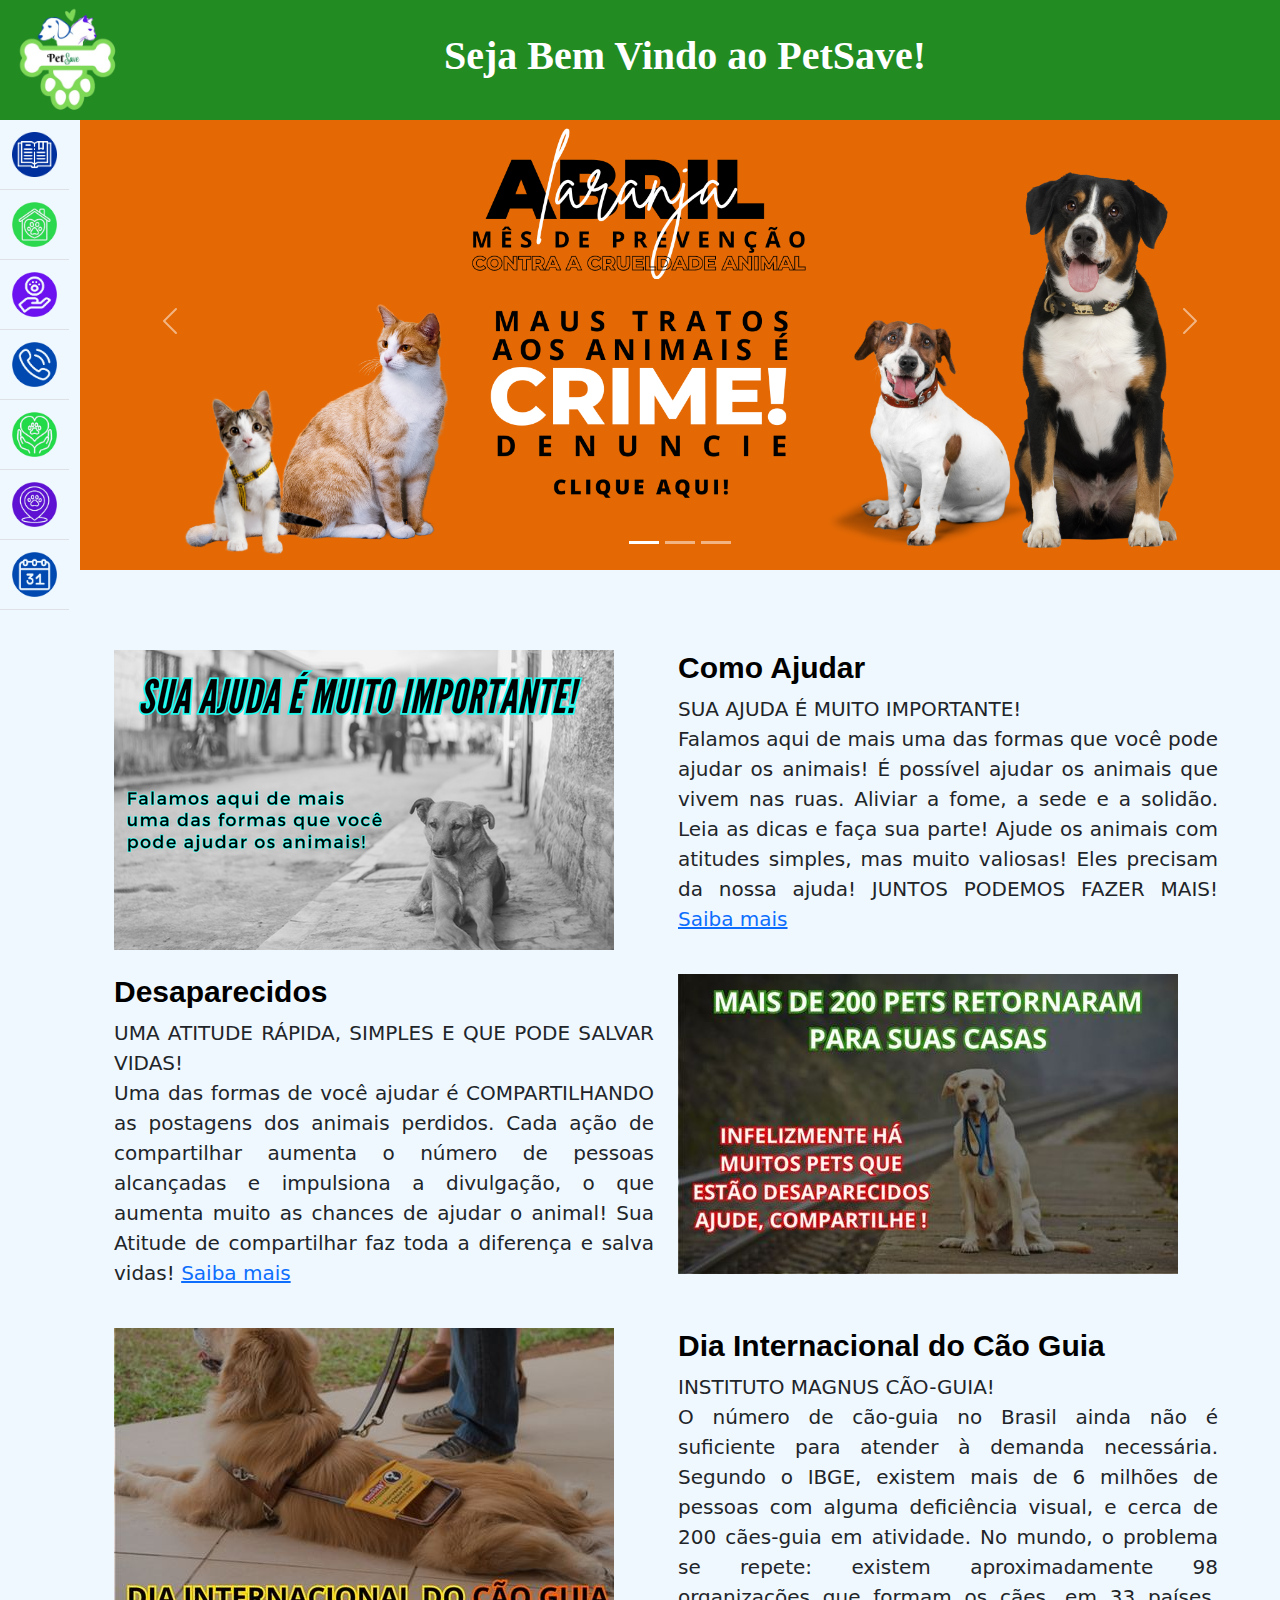
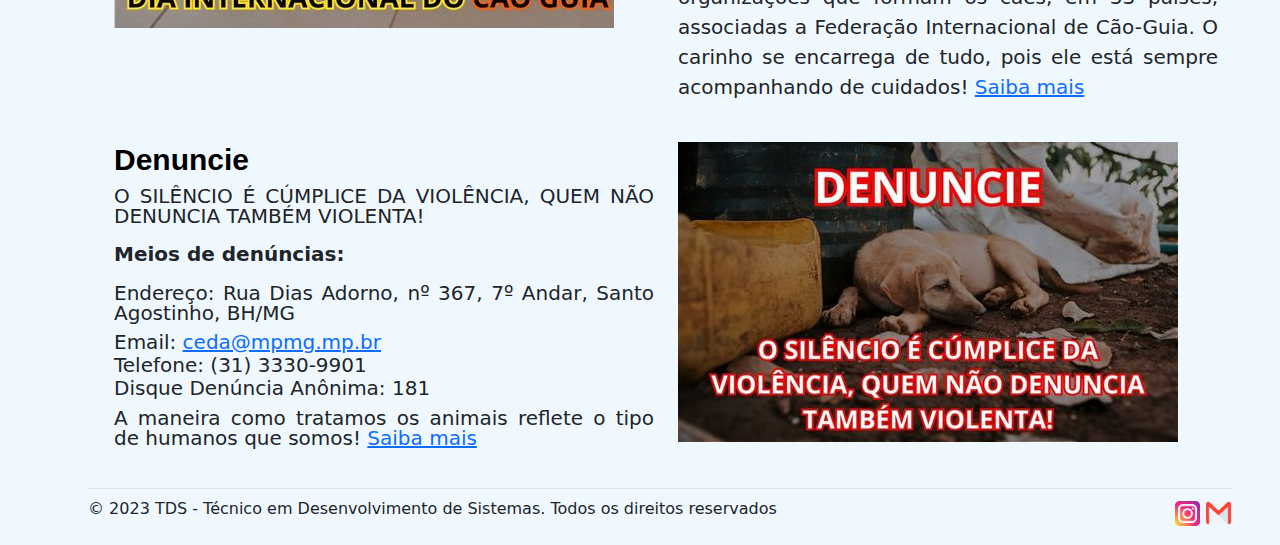
<file: index.html>
<!DOCTYPE html>
<html lang="pt-br">
  <head>
    <title>Seja Bem Vindo ao PetSave!</title>
    <meta charset="utf-8">
  <meta name="viewport" content="width=device-width, initial-scale=1">
  <link rel="icon" type="image/x-icon" href="./img/petsave.ico">  
  <link href="./style.css" rel="stylesheet">
  
  <link href="https://cdn.jsdelivr.net/npm/bootstrap@5.2.1/dist/css/bootstrap.min.css" rel="stylesheet">

  <link rel="canonical" href="https://getbootstrap.com/docs/5.0/examples/sidebars/">

  <!-- Bootstrap core CSS -->
  <link href="./Sidebars · Bootstrap v5.0_files/bootstrap.min.css" rel="stylesheet" integrity="sha384-EVSTQN3/azprG1Anm3QDgpJLIm9Nao0Yz1ztcQTwFspd3yD65VohhpuuCOmLASjC" rossorigin="anonymous">
  <meta name="theme-color" content="#7952b3">
    
  <!-- Custom styles for this template -->
  <link href="./Sidebars · Bootstrap v5.0_files/sidebars.css" rel="stylesheet">

  <!-- JavaScript -->
  <script src="https://cdn.jsdelivr.net/npm/bootstrap@5.2.2/dist/js/bootstrap.bundle.min.js" integrity="sha384-OERcA2EqjJCMA+/3y+gxIOqMEjwtxJY7qPCqsdltbNJuaOe923+mo//f6V8Qbsw3" crossorigin="anonymous"></script>

  <script>
    $(document).ready(function() {
      var contador = localStorage.getItem("contador") || 0;
      contador++;
      localStorage.setItem("contador", contador);
      $("#contador").text(contador);
    });
  </script>

</head>

<body>
  
    <!-- Cabeçalho  -->
    <div class="header-block">  
    <div class="header">
      <div class="logo">
        <a href="index.html">
          <img src="./img/logo_ps/petsave.ico" alt="logops">
        </a>
      </div>

      <div class="titulo-pag">
        <h1><b>Seja Bem Vindo ao PetSave!</b></h1>
      </div>
    </div>
  </div> 

    <!-- Barra lateral Navegação -->
    <div class="d-flex flex-shrink-0">
      
        <div class="barra-nav">
            <ul class="nav nav-pills nav-flush flex-column mb-auto text-center">
              <li class="nav-item">
                <a href="hist.html" class="nav-link border-bottom" aria-current="page" title="História" data-bs-toggle="tooltip" data-bs-placement="right" data-bs-original-title="História" style="padding: 12px;">
                  <img id="zoom" src="./img/ic_nav/historia.png" width="45px" height="45px">
                </a>
              </li>
              <li>
                <a href="adote.html" class="nav-link border-bottom" aria-current="page" title="Adote" data-bs-toggle="tooltip" data-bs-placement="right" data-bs-original-title="Adote" style="padding: 12px;">
                  <img id="zoom" src="./img/ic_nav/adote.png" width="45px" height="45px">
                </a>
              </li>
              <li>
                <a href="Como Ajudar.html"  class="nav-link border-bottom" title="Como Ajudar" data-bs-toggle="tooltip" data-bs-placement="right" data-bs-original-title="Como ajudar" style="padding: 12px;">
                  <img id="zoom" src="./img/ic_nav/Como ajudar.png" width="45px" height="45px">
                </a>
              </li>
              <li>
                <a href="Denuncie.html"  class="nav-link  border-bottom" title="Denuncie" data-bs-toggle="tooltip" data-bs-placement="right" data-bs-original-title="Denuncie" style="padding: 12px;">
                  <img id="zoom" src="./img/ic_nav/Denuncie.png" width="45px" height="45px">
                </a>
              </li>
              <li>
                <a href="Dicas.html"  class="nav-link border-bottom" title="Dicas" data-bs-toggle="tooltip" data-bs-placement="right" data-bs-original-title="Dicas" style="padding: 12px;">
                  <img id="zoom" src="./img/ic_nav/dicas.png" width="45px" height="45px">
                  </a>
              </li>
              <li>
                <a href="desaparecidos.html"  class="nav-link  border-bottom" title="Desaparecidos" data-bs-toggle="tooltip" data-bs-placement="right" data-bs-original-title="Desaparecidos" style="padding: 12px;">
                  <img id="zoom" src="./img/ic_nav/Desaparecidos.png" width="45px" height="45px">
                </a>
              </li>
              <li>
                <a href="Eventos.html"  class="nav-link  border-bottom" title="Eventos" data-bs-toggle="tooltip" data-bs-placement="right" data-bs-original-title="Eventos" style="padding: 12px;">
                  <img id="zoom" src="./img/ic_nav/Eventos.png" width="45px" height="45px">
                </a>
              </li>
            </ul>
          </div>
    
          <!-- CARROSSEL -->

    <div id="carouselExampleCaptions" class="carousel carousel-inner pt-5" data-bs-ride=carousel style="margin-top:72px; margin-left: 80px; max-width: 1920px; text-align:center">
        <div class="carousel-indicators">
          <button type="button" data-bs-target="#carouselExampleCaptions" data-bs-slide-to="0" class="active" aria-current="true" aria-label="Slide 1"></button>
          <button type="button" data-bs-target="#carouselExampleCaptions" data-bs-slide-to="1" aria-label="Slide 2"></button>
          <button type="button" data-bs-target="#carouselExampleCaptions" data-bs-slide-to="2" aria-label="Slide 3"></button>
        </div>
        <div class="carousel-inner">
          <div class="carousel-item active">
            <img src="img/home/mes de abril laranja.png" class=".d-none" alt="Abril Laranja" width="100%" height="100%">
            <div class="carousel-caption d-none d-md-block">
            </div>
          </div>
          <div class="carousel-item">
            <img src="./img/home/não compre, adote um pet.png" class=".d-none" alt="Adote" width="100%" height="100%">
            <div class="carousel-caption d-none d-md-block">
            </div>
          </div>
          <div class="carousel-item">
            <img src="./img/home/Melhores Cuidados Pet.png" class=".d-none" alt="Cuidados" width="100%" height="100%">
            <div class="carousel-caption d-none d-md-block">
            </div>
          </div>
        </div>
        <button class="carousel-control-prev" type="button" data-bs-target="#carouselExampleCaptions" data-bs-slide="prev">
          <span class="carousel-control-prev-icon" aria-hidden="true"></span>
          <span class="visually-hidden">Previous</span>
        </button>
        <button class="carousel-control-next" type="button" data-bs-target="#carouselExampleCaptions" data-bs-slide="next">
          <span class="carousel-control-next-icon" aria-hidden="true"></span>
          <span class="visually-hidden">Next</span>
        </button>
      </div> 
    </div>
      <!-- Mosaico Index -->
      <div class="container pt-2" style="margin-top:72px; height: 100%; max-width:90%; margin-left: 90px;">
        <div class="row">
          <div class="col-12 col-md-6">
            <img src="./img/home/como ajudar index.png" alt="como ajudar index">
          </div>
          <div class="col-12 col-md-6">
            <h2 class="subtitulo" style="text-align: left;">Como Ajudar</h2>
            <p style="font-size: 20px; text-align: justify; line-height: 30px;">SUA AJUDA É MUITO IMPORTANTE!<br>

              Falamos aqui de mais uma das formas que você pode ajudar os animais!
              
              É possível ajudar os animais que vivem nas ruas. Aliviar a fome, a sede e a solidão.
              Leia as dicas e faça sua parte!
              Ajude os animais com atitudes simples, mas muito valiosas!
              Eles precisam da nossa ajuda!
              
              JUNTOS PODEMOS FAZER MAIS!
              
            <a href="Como Ajudar.html" class="button"> Saiba mais</a></p>
          </div>
        </div>
        <div class="row pt-4">
          <div class="col-12 col-md-6 order-md-2">
            <img src="./img/home/desaparecido index.jpg" alt="desaparecido index">
          </div>
          <div class="col-12 col-md-6 order-md-1">
            <h2 class="subtitulo" style="text-align: left;"> Desaparecidos</h2>
            <p style="font-size: 20px; text-align: justify; line-height: 30px;">UMA ATITUDE RÁPIDA, SIMPLES E QUE PODE SALVAR VIDAS!<br>

            Uma das formas de você ajudar é COMPARTILHANDO as postagens  dos animais perdidos.

            Cada ação de compartilhar aumenta o número de pessoas alcançadas e impulsiona a divulgação, o que aumenta muito as chances de ajudar o animal!

            Sua Atitude de compartilhar faz toda a diferença e salva vidas!
              
            <a href="Desaparecidos.html" class="button"> Saiba mais</a></p>
          </div>
        </div>
        <div class="row pt-4">
            <div class="col-12 col-md-6">
              <img src="./img/home/guia index.jpg" alt="como ajudar index">
            </div>
            <div class="col-12 col-md-6">
              <h2 class="subtitulo" style="text-align: left;">Dia Internacional do Cão Guia</h2>
              <p style="font-size: 20px; text-align: justify; line-height: 30px;">INSTITUTO MAGNUS CÃO-GUIA!<br>
               
                O número de cão-guia no Brasil ainda não é suficiente para atender à demanda necessária. Segundo o IBGE, existem mais de 6 milhões de pessoas com alguma deficiência visual, e cerca de 200 cães-guia em atividade. No mundo, o problema se repete: existem aproximadamente 98 organizações que formam os cães, em 33 países, associadas a Federação Internacional de Cão-Guia.

                O carinho se encarrega de tudo, pois ele está sempre acompanhando de cuidados!
                
              <a href="Eventos.html" class="button"> Saiba mais</a></p>
            </div>
          </div>
        <div class="row pt-4">
        <div class="col-12 col-md-6 order-md-2">
            <img src="./img/home/denuncie index.jpg" alt="desaparecido index">
        </div>
        <div class="col-12 col-md-6 order-md-1">
            <h2 class="subtitulo" style="text-align: left;"> Denuncie</h2>
            <p style="font-size: 20px; text-align: justify; line-height: 20px;">O SILÊNCIO É CÚMPLICE DA VIOLÊNCIA, QUEM NÃO DENUNCIA TAMBÉM VIOLENTA!<br>

              <p style="font-size: 20px; text-align: justify; line-height: 25px;"><b>Meios de denúncias:</b></p>
        
              <p style="font-size: 20px; text-align: justify; line-height: 20px;">Endereço: Rua Dias Adorno, nº 367, 7º Andar, Santo Agostinho, BH/MG</p>
      
              <p style="font-size: 20px; text-align: justify; line-height: 7px;">Email: <a class="link" href="mailto:ceda@mpmg.mp.br"> ceda@mpmg.mp.br</a></p>
      
              <p style="font-size: 20px; text-align: justify; line-height: 7px;">Telefone: (31) 3330-9901</p>
      
              <p style="font-size: 20px; text-align: justify; line-height: 7px;">Disque Denúncia Anônima: 181</p>

              <p style="font-size: 20px; text-align: justify; line-height: 20px;">A maneira como tratamos os animais reflete o tipo de humanos que somos!
              
              <a href="Denuncie.html" class="button"> Saiba mais</a></p>
        </div>
        </div>
      </div>
     

      <footer style="margin-left: 40px;">
        <div class="d-flex justify-content-between py-2 my-4 border-top m-5">
          <p>© 2023 TDS - Técnico em Desenvolvimento de Sistemas. Todos os direitos reservados</p>
  
          <div class="col-lg-0 m-sm-0">
            <a href="https://www.instagram.com/conexaoamorepatas/" target="_blank"><img src="./img/icones_rs_doacao/instagram.png" alt="Instagram" title="Instagram" width="25px" height="25px"></a>
  
            <a class="link-dark" href="mailto:tecnicods127@gmail.com"><img src="./img/icones_rs_doacao/email.png"alt="E-mail" title="E-mail" width="27px" height="32px"></a>
  
            </div>
    
          
        </div> 
      </footer> 

  </body>
</html>
</file>
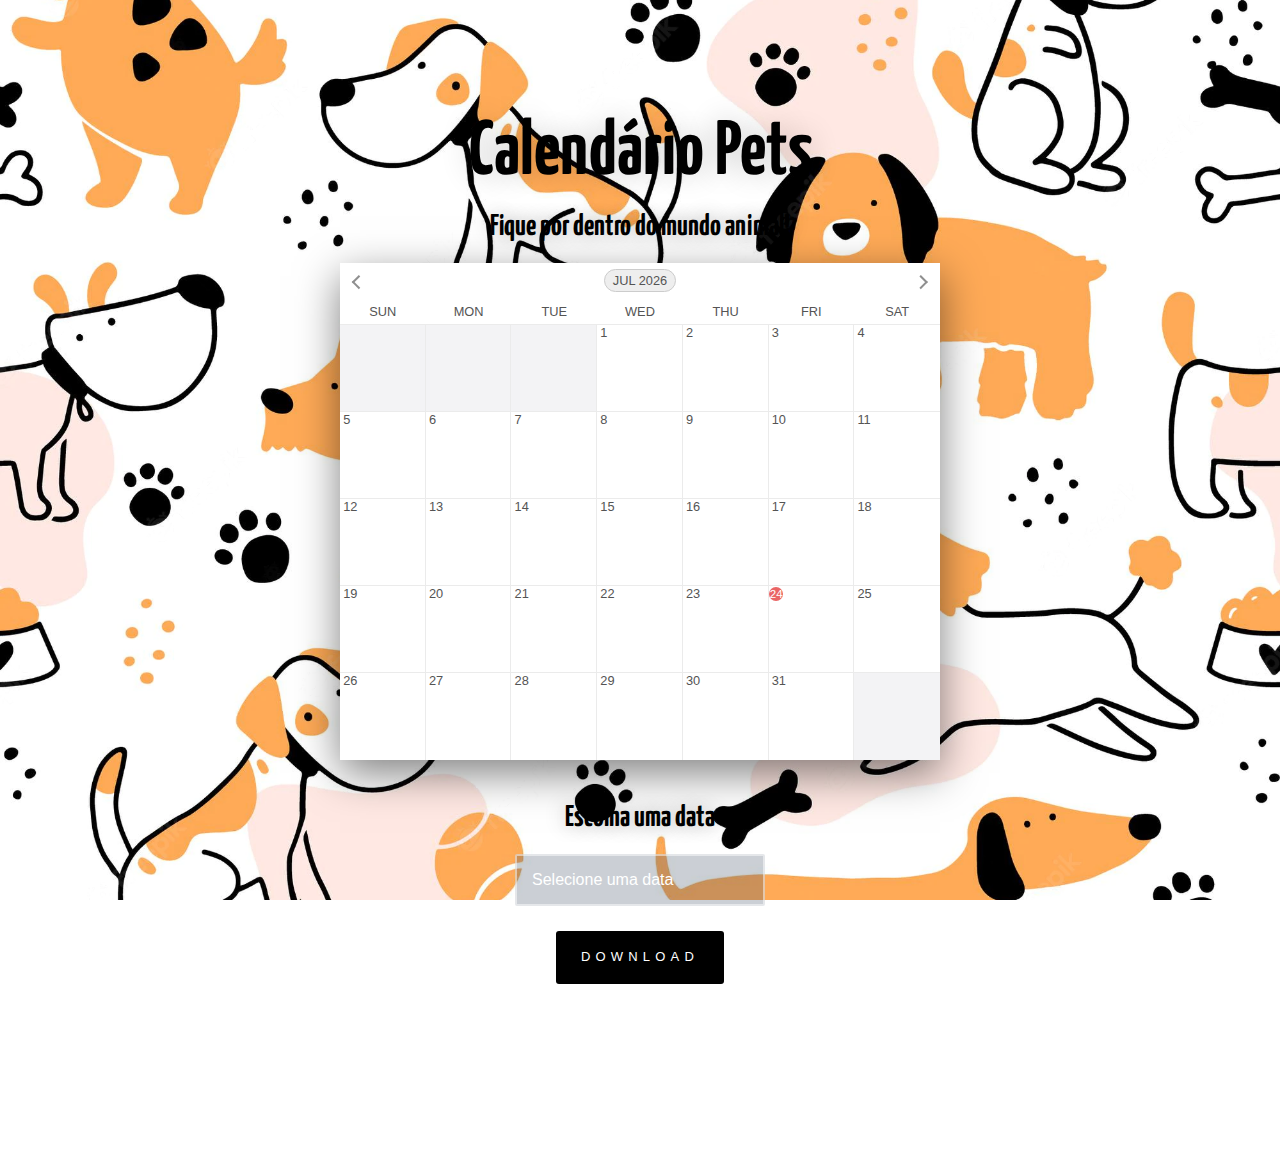
<file: Monthly-master/index.html>
<!doctype html>
<html lang="pt-br">
<meta name="viewport" content="width=device-width, initial-scale=1, minimum-scale=1, user-scalable=0">
<meta http-equiv="X-UA-Compatible" content="IE=edge,chrome=1">
<meta charset='utf-8'>
<head>
<!--[if lt IE 9]>
	<script src="http://html5shiv.googlecode.com/svn/trunk/html5.js"></script>
<![endif]-->

<!-- META ===================================================== -->
    <title>Eventos</title>
    <meta name="description" content="A method for responsive tables">

<!-- Favicon  ========================================== -->
  	<link rel="icon" type="image/x-icon" href="./img/petsave.ico">


<!-- CSS ======================================================
	<link rel="stylesheet" href="css/responsivetables.css">-->
	<!-- Demo CSS (don't use) -->
	<link href="https://fonts.googleapis.com/css?family=Yanone+Kaffeesatz" rel="stylesheet" type="text/css">
	<style type="text/css">
		body, html {
			padding:0px;
			margin:0px;
			background: url('./fundo_calendario.webp') center;
			background-size:cover;
			background-attachment: fixed;
			text-align:center;
			color:#fff;
			line-height: 1.4em;
			font-family: "Trebuchet MS", Helvetica, sans-serif;
		}
		body {
			padding:10vh 0;
		}
		h1 {
			font-family: 'Yanone Kaffeesatz', sans-serif;
			text-align: center;
			font-size: 77px;
			text-shadow: 0 0px 30px rgba(0, 0, 0, 0.2);
			color:#000;
		}
		h2 {
			font-family: 'Yanone Kaffeesatz', sans-serif;
			font-size:30px;
			text-shadow: 0 0px 20px rgba(0, 0, 0, 0.3);
			color:#000;
		}
		.monthly {
			box-shadow: 0 13px 40px rgba(0, 0, 0, 0.5);
			font-size: 0.8em;
		}

		input[type="text"] {
			padding: 15px;
			border-radius: 2px;
			font-size: 16px;
			outline: none;
			border: 2px solid rgba(255, 255, 255, 0.5);
			background: rgba(63, 78, 100, 0.27);
			color: #fff;
			width: 250px;
			box-sizing: border-box;
			font-family: "Trebuchet MS", Helvetica, sans-serif;
		}
		input[type="text"]:hover {
			border: 2px solid rgba(255, 255, 255, 0.7);
		}
		input[type="text"]:focus {
			border: 2px solid rgba(255, 255, 255, 1);
			background:#eee;
			color:#222;
		}

		.button {
			display: inline-block;
			padding: 15px 25px;
			margin: 25px 0 75px 0;
			border-radius: 3px;
			color: #fff;
			background: #000;
			letter-spacing: .4em;
			text-decoration: none;
			font-size: 13px;
		}
		.button:hover {
			background: #3b587a;
		}
		.desc {
			max-width: 250px;
			text-align: left;
			font-size:14px;
			padding-top:30px;
			line-height: 1.4em;
		}
		.resize {
			background: #222;
			display: inline-block;
			padding: 6px 15px;
			border-radius: 22px;
			font-size: 13px;
		}
		@media (max-height: 700px) {
			.sticky {
				position: relative;
			}
		}
		@media (max-width: 600px) {
			.resize {
				display: none;
			}
		}
	</style>
	<link rel="stylesheet" href="css/monthly.css">
</head>
<body>
<div class="page">
		<h1>Calendário Pets</h1>
		<h2>Fique por dentro do mundo animal!</h2>
		<div style="width:100%; max-width:600px; display:inline-block;">
			<div class="monthly" id="mycalendar"></div>
		</div>
		<br><br>
		<h2>Escolha uma data</h2>
		<div style="display:inline-block; width:250px;">
			<input type="text" id="mytarget" value="Selecione uma data">
			<div class="monthly" id="mycalendar2"></div>
		</div>
		<br>
		<a href="https://github.com/kthornbloom/Monthly" class="button">DOWNLOAD</a>
</div>
<!-- JS ======================================================= -->
<script type="text/javascript" src="js/jquery.js"></script>
<script type="text/javascript" src="js/monthly.js"></script>
<script type="text/javascript">
	$(window).load( function() {

		$('#mycalendar').monthly({
			mode: 'event',
			//jsonUrl: 'events.json',
			//dataType: 'json'
			xmlUrl: 'events.xml'
		});

		$('#mycalendar2').monthly({
			mode: 'picker',
			target: '#mytarget',
			setWidth: '250px',
			startHidden: true,
			showTrigger: '#mytarget',
			stylePast: true,
			disablePast: true
		});

	switch(window.location.protocol) {
	case 'http:':
	case 'https:':
	// running on a server, should be good.
	break;
	case 'file:':
	alert('Just a heads-up, events will not work when run locally.');
	}

	});
</script>
</body>
</html>
</file>
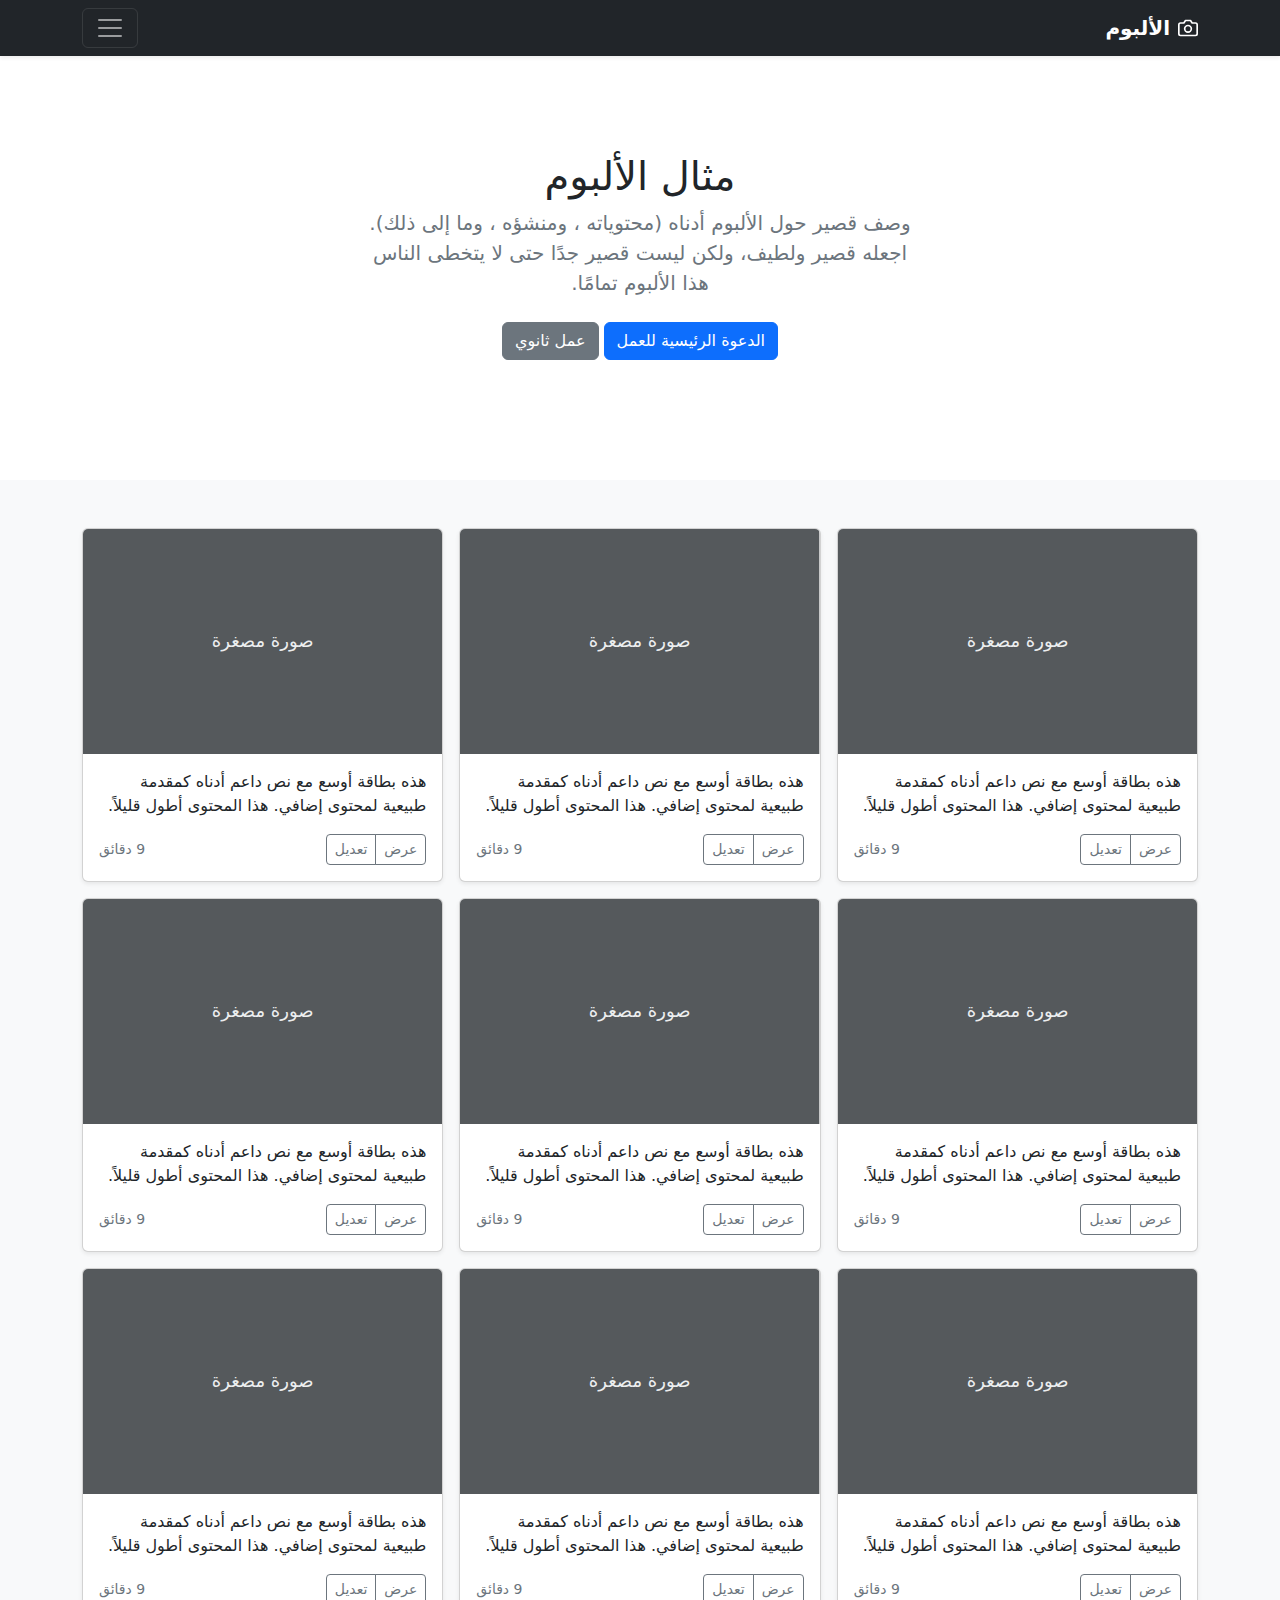
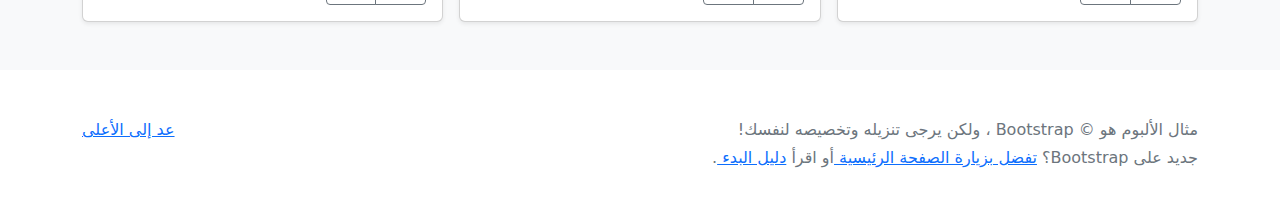
<file: bootstrap-5.2.2-examples/album-rtl/index.html>
<!doctype html>
<html lang="ar" dir="rtl">
  <head>
    <meta charset="utf-8">
    <meta name="viewport" content="width=device-width, initial-scale=1">
    <meta name="description" content="">
    <meta name="author" content="Mark Otto, Jacob Thornton, and Bootstrap contributors">
    <meta name="generator" content="Hugo 0.104.2">
    <title>مثال الألبوم · Bootstrap v5.2</title>

    <link rel="canonical" href="https://getbootstrap.com/docs/5.2/examples/album-rtl/">

    

    

<link href="../assets/dist/css/bootstrap.rtl.min.css" rel="stylesheet">

    <style>
      .bd-placeholder-img {
        font-size: 1.125rem;
        text-anchor: middle;
        -webkit-user-select: none;
        -moz-user-select: none;
        user-select: none;
      }

      @media (min-width: 768px) {
        .bd-placeholder-img-lg {
          font-size: 3.5rem;
        }
      }

      .b-example-divider {
        height: 3rem;
        background-color: rgba(0, 0, 0, .1);
        border: solid rgba(0, 0, 0, .15);
        border-width: 1px 0;
        box-shadow: inset 0 .5em 1.5em rgba(0, 0, 0, .1), inset 0 .125em .5em rgba(0, 0, 0, .15);
      }

      .b-example-vr {
        flex-shrink: 0;
        width: 1.5rem;
        height: 100vh;
      }

      .bi {
        vertical-align: -.125em;
        fill: currentColor;
      }

      .nav-scroller {
        position: relative;
        z-index: 2;
        height: 2.75rem;
        overflow-y: hidden;
      }

      .nav-scroller .nav {
        display: flex;
        flex-wrap: nowrap;
        padding-bottom: 1rem;
        margin-top: -1px;
        overflow-x: auto;
        text-align: center;
        white-space: nowrap;
        -webkit-overflow-scrolling: touch;
      }
    </style>

    
  </head>
  <body>
    
<header>
  <div class="collapse bg-dark" id="navbarHeader">
    <div class="container">
      <div class="row">
        <div class="col-sm-8 col-md-7 py-4">
          <h4 class="text-white">حول</h4>
          <p class="text-muted">أضف بعض المعلومات حول الألبوم، المؤلف، أو أي سياق خلفية آخر. اجعلها بضع جمل حتى يتمكن الزوار من التقاط بعض التلميحات المفيدة. ثم اربطها ببعض مواقع التواصل الاجتماعي أو معلومات الاتصال.</p>
        </div>
        <div class="col-sm-4 offset-md-1 py-4">
          <h4 class="text-white">تواصل معي</h4>
          <ul class="list-unstyled">
            <li><a href="#" class="text-white">تابعني على تويتر</a></li>
            <li><a href="#" class="text-white">شاركني الإعجاب في فيسبوك</a></li>
            <li><a href="#" class="text-white">راسلني على البريد الإلكتروني</a></li>
          </ul>
        </div>
      </div>
    </div>
  </div>
  <div class="navbar navbar-dark bg-dark shadow-sm">
    <div class="container">
      <a href="#" class="navbar-brand d-flex align-items-center">
        <svg xmlns="http://www.w3.org/2000/svg" width="20" height="20" fill="none" stroke="currentColor" stroke-linecap="round" stroke-linejoin="round" stroke-width="2" aria-hidden="true" class="me-2" viewBox="0 0 24 24"><path d="M23 19a2 2 0 0 1-2 2H3a2 2 0 0 1-2-2V8a2 2 0 0 1 2-2h4l2-3h6l2 3h4a2 2 0 0 1 2 2z"/><circle cx="12" cy="13" r="4"/></svg>
        <strong>الألبوم</strong>
      </a>
      <button class="navbar-toggler" type="button" data-bs-toggle="collapse" data-bs-target="#navbarHeader" aria-controls="navbarHeader" aria-expanded="false" aria-label="تبديل التنقل">
        <span class="navbar-toggler-icon"></span>
      </button>
    </div>
  </div>
</header>

<main>

  <section class="py-5 text-center container">
    <div class="row py-lg-5">
      <div class="col-lg-6 col-md-8 mx-auto">
        <h1 class="fw-light">مثال الألبوم</h1>
        <p class="lead text-muted">وصف قصير حول الألبوم أدناه (محتوياته ، ومنشؤه ، وما إلى ذلك). اجعله قصير ولطيف، ولكن ليست قصير جدًا حتى لا يتخطى الناس هذا الألبوم تمامًا.</p>
        <p>
          <a href="#" class="btn btn-primary my-2">الدعوة الرئيسية للعمل</a>
          <a href="#" class="btn btn-secondary my-2">عمل ثانوي</a>
        </p>
      </div>
    </div>
  </section>

  <div class="album py-5 bg-light">
    <div class="container">

      <div class="row row-cols-1 row-cols-sm-2 row-cols-md-3 g-3">
        <div class="col">
          <div class="card shadow-sm">
            <svg class="bd-placeholder-img card-img-top" width="100%" height="225" xmlns="http://www.w3.org/2000/svg" role="img" aria-label="Placeholder: صورة مصغرة" preserveAspectRatio="xMidYMid slice" focusable="false"><title>Placeholder</title><rect width="100%" height="100%" fill="#55595c"/><text x="50%" y="50%" fill="#eceeef" dy=".3em">صورة مصغرة</text></svg>

            <div class="card-body">
              <p class="card-text">هذه بطاقة أوسع مع نص داعم أدناه كمقدمة طبيعية لمحتوى إضافي. هذا المحتوى أطول قليلاً.</p>
              <div class="d-flex justify-content-between align-items-center">
                <div class="btn-group">
                  <button type="button" class="btn btn-sm btn-outline-secondary">عرض</button>
                  <button type="button" class="btn btn-sm btn-outline-secondary">تعديل</button>
                </div>
                <small class="text-muted">9 دقائق</small>
              </div>
            </div>
          </div>
        </div>
        <div class="col">
          <div class="card shadow-sm">
            <svg class="bd-placeholder-img card-img-top" width="100%" height="225" xmlns="http://www.w3.org/2000/svg" role="img" aria-label="Placeholder: صورة مصغرة" preserveAspectRatio="xMidYMid slice" focusable="false"><title>Placeholder</title><rect width="100%" height="100%" fill="#55595c"/><text x="50%" y="50%" fill="#eceeef" dy=".3em">صورة مصغرة</text></svg>

            <div class="card-body">
              <p class="card-text">هذه بطاقة أوسع مع نص داعم أدناه كمقدمة طبيعية لمحتوى إضافي. هذا المحتوى أطول قليلاً.</p>
              <div class="d-flex justify-content-between align-items-center">
                <div class="btn-group">
                  <button type="button" class="btn btn-sm btn-outline-secondary">عرض</button>
                  <button type="button" class="btn btn-sm btn-outline-secondary">تعديل</button>
                </div>
                <small class="text-muted">9 دقائق</small>
              </div>
            </div>
          </div>
        </div>
        <div class="col">
          <div class="card shadow-sm">
            <svg class="bd-placeholder-img card-img-top" width="100%" height="225" xmlns="http://www.w3.org/2000/svg" role="img" aria-label="Placeholder: صورة مصغرة" preserveAspectRatio="xMidYMid slice" focusable="false"><title>Placeholder</title><rect width="100%" height="100%" fill="#55595c"/><text x="50%" y="50%" fill="#eceeef" dy=".3em">صورة مصغرة</text></svg>

            <div class="card-body">
              <p class="card-text">هذه بطاقة أوسع مع نص داعم أدناه كمقدمة طبيعية لمحتوى إضافي. هذا المحتوى أطول قليلاً.</p>
              <div class="d-flex justify-content-between align-items-center">
                <div class="btn-group">
                  <button type="button" class="btn btn-sm btn-outline-secondary">عرض</button>
                  <button type="button" class="btn btn-sm btn-outline-secondary">تعديل</button>
                </div>
                <small class="text-muted">9 دقائق</small>
              </div>
            </div>
          </div>
        </div>

        <div class="col">
          <div class="card shadow-sm">
            <svg class="bd-placeholder-img card-img-top" width="100%" height="225" xmlns="http://www.w3.org/2000/svg" role="img" aria-label="Placeholder: صورة مصغرة" preserveAspectRatio="xMidYMid slice" focusable="false"><title>Placeholder</title><rect width="100%" height="100%" fill="#55595c"/><text x="50%" y="50%" fill="#eceeef" dy=".3em">صورة مصغرة</text></svg>

            <div class="card-body">
              <p class="card-text">هذه بطاقة أوسع مع نص داعم أدناه كمقدمة طبيعية لمحتوى إضافي. هذا المحتوى أطول قليلاً.</p>
              <div class="d-flex justify-content-between align-items-center">
                <div class="btn-group">
                  <button type="button" class="btn btn-sm btn-outline-secondary">عرض</button>
                  <button type="button" class="btn btn-sm btn-outline-secondary">تعديل</button>
                </div>
                <small class="text-muted">9 دقائق</small>
              </div>
            </div>
          </div>
        </div>
        <div class="col">
          <div class="card shadow-sm">
            <svg class="bd-placeholder-img card-img-top" width="100%" height="225" xmlns="http://www.w3.org/2000/svg" role="img" aria-label="Placeholder: صورة مصغرة" preserveAspectRatio="xMidYMid slice" focusable="false"><title>Placeholder</title><rect width="100%" height="100%" fill="#55595c"/><text x="50%" y="50%" fill="#eceeef" dy=".3em">صورة مصغرة</text></svg>

            <div class="card-body">
              <p class="card-text">هذه بطاقة أوسع مع نص داعم أدناه كمقدمة طبيعية لمحتوى إضافي. هذا المحتوى أطول قليلاً.</p>
              <div class="d-flex justify-content-between align-items-center">
                <div class="btn-group">
                  <button type="button" class="btn btn-sm btn-outline-secondary">عرض</button>
                  <button type="button" class="btn btn-sm btn-outline-secondary">تعديل</button>
                </div>
                <small class="text-muted">9 دقائق</small>
              </div>
            </div>
          </div>
        </div>
        <div class="col">
          <div class="card shadow-sm">
            <svg class="bd-placeholder-img card-img-top" width="100%" height="225" xmlns="http://www.w3.org/2000/svg" role="img" aria-label="Placeholder: صورة مصغرة" preserveAspectRatio="xMidYMid slice" focusable="false"><title>Placeholder</title><rect width="100%" height="100%" fill="#55595c"/><text x="50%" y="50%" fill="#eceeef" dy=".3em">صورة مصغرة</text></svg>

            <div class="card-body">
              <p class="card-text">هذه بطاقة أوسع مع نص داعم أدناه كمقدمة طبيعية لمحتوى إضافي. هذا المحتوى أطول قليلاً.</p>
              <div class="d-flex justify-content-between align-items-center">
                <div class="btn-group">
                  <button type="button" class="btn btn-sm btn-outline-secondary">عرض</button>
                  <button type="button" class="btn btn-sm btn-outline-secondary">تعديل</button>
                </div>
                <small class="text-muted">9 دقائق</small>
              </div>
            </div>
          </div>
        </div>

        <div class="col">
          <div class="card shadow-sm">
            <svg class="bd-placeholder-img card-img-top" width="100%" height="225" xmlns="http://www.w3.org/2000/svg" role="img" aria-label="Placeholder: صورة مصغرة" preserveAspectRatio="xMidYMid slice" focusable="false"><title>Placeholder</title><rect width="100%" height="100%" fill="#55595c"/><text x="50%" y="50%" fill="#eceeef" dy=".3em">صورة مصغرة</text></svg>

            <div class="card-body">
              <p class="card-text">هذه بطاقة أوسع مع نص داعم أدناه كمقدمة طبيعية لمحتوى إضافي. هذا المحتوى أطول قليلاً.</p>
              <div class="d-flex justify-content-between align-items-center">
                <div class="btn-group">
                  <button type="button" class="btn btn-sm btn-outline-secondary">عرض</button>
                  <button type="button" class="btn btn-sm btn-outline-secondary">تعديل</button>
                </div>
                <small class="text-muted">9 دقائق</small>
              </div>
            </div>
          </div>
        </div>
        <div class="col">
          <div class="card shadow-sm">
            <svg class="bd-placeholder-img card-img-top" width="100%" height="225" xmlns="http://www.w3.org/2000/svg" role="img" aria-label="Placeholder: صورة مصغرة" preserveAspectRatio="xMidYMid slice" focusable="false"><title>Placeholder</title><rect width="100%" height="100%" fill="#55595c"/><text x="50%" y="50%" fill="#eceeef" dy=".3em">صورة مصغرة</text></svg>

            <div class="card-body">
              <p class="card-text">هذه بطاقة أوسع مع نص داعم أدناه كمقدمة طبيعية لمحتوى إضافي. هذا المحتوى أطول قليلاً.</p>
              <div class="d-flex justify-content-between align-items-center">
                <div class="btn-group">
                  <button type="button" class="btn btn-sm btn-outline-secondary">عرض</button>
                  <button type="button" class="btn btn-sm btn-outline-secondary">تعديل</button>
                </div>
                <small class="text-muted">9 دقائق</small>
              </div>
            </div>
          </div>
        </div>
        <div class="col">
          <div class="card shadow-sm">
            <svg class="bd-placeholder-img card-img-top" width="100%" height="225" xmlns="http://www.w3.org/2000/svg" role="img" aria-label="Placeholder: صورة مصغرة" preserveAspectRatio="xMidYMid slice" focusable="false"><title>Placeholder</title><rect width="100%" height="100%" fill="#55595c"/><text x="50%" y="50%" fill="#eceeef" dy=".3em">صورة مصغرة</text></svg>

            <div class="card-body">
              <p class="card-text">هذه بطاقة أوسع مع نص داعم أدناه كمقدمة طبيعية لمحتوى إضافي. هذا المحتوى أطول قليلاً.</p>
              <div class="d-flex justify-content-between align-items-center">
                <div class="btn-group">
                  <button type="button" class="btn btn-sm btn-outline-secondary">عرض</button>
                  <button type="button" class="btn btn-sm btn-outline-secondary">تعديل</button>
                </div>
                <small class="text-muted">9 دقائق</small>
              </div>
            </div>
          </div>
        </div>
      </div>
    </div>
  </div>

</main>

<footer class="text-muted py-5">
  <div class="container">
    <p class="float-end mb-1">
      <a href="#">عد إلى الأعلى</a>
    </p>
    <p class="mb-1">مثال الألبوم هو © Bootstrap ، ولكن يرجى تنزيله وتخصيصه لنفسك!</p>
    <p class="mb-0">جديد على Bootstrap؟ <a href="/"> تفضل بزيارة الصفحة الرئيسية </a> أو اقرأ <a href="../getting-started/introduction/ "> دليل البدء </a>.</p>
  </div>
</footer>


    <script src="../assets/dist/js/bootstrap.bundle.min.js"></script>

      
  </body>
</html>
</file>
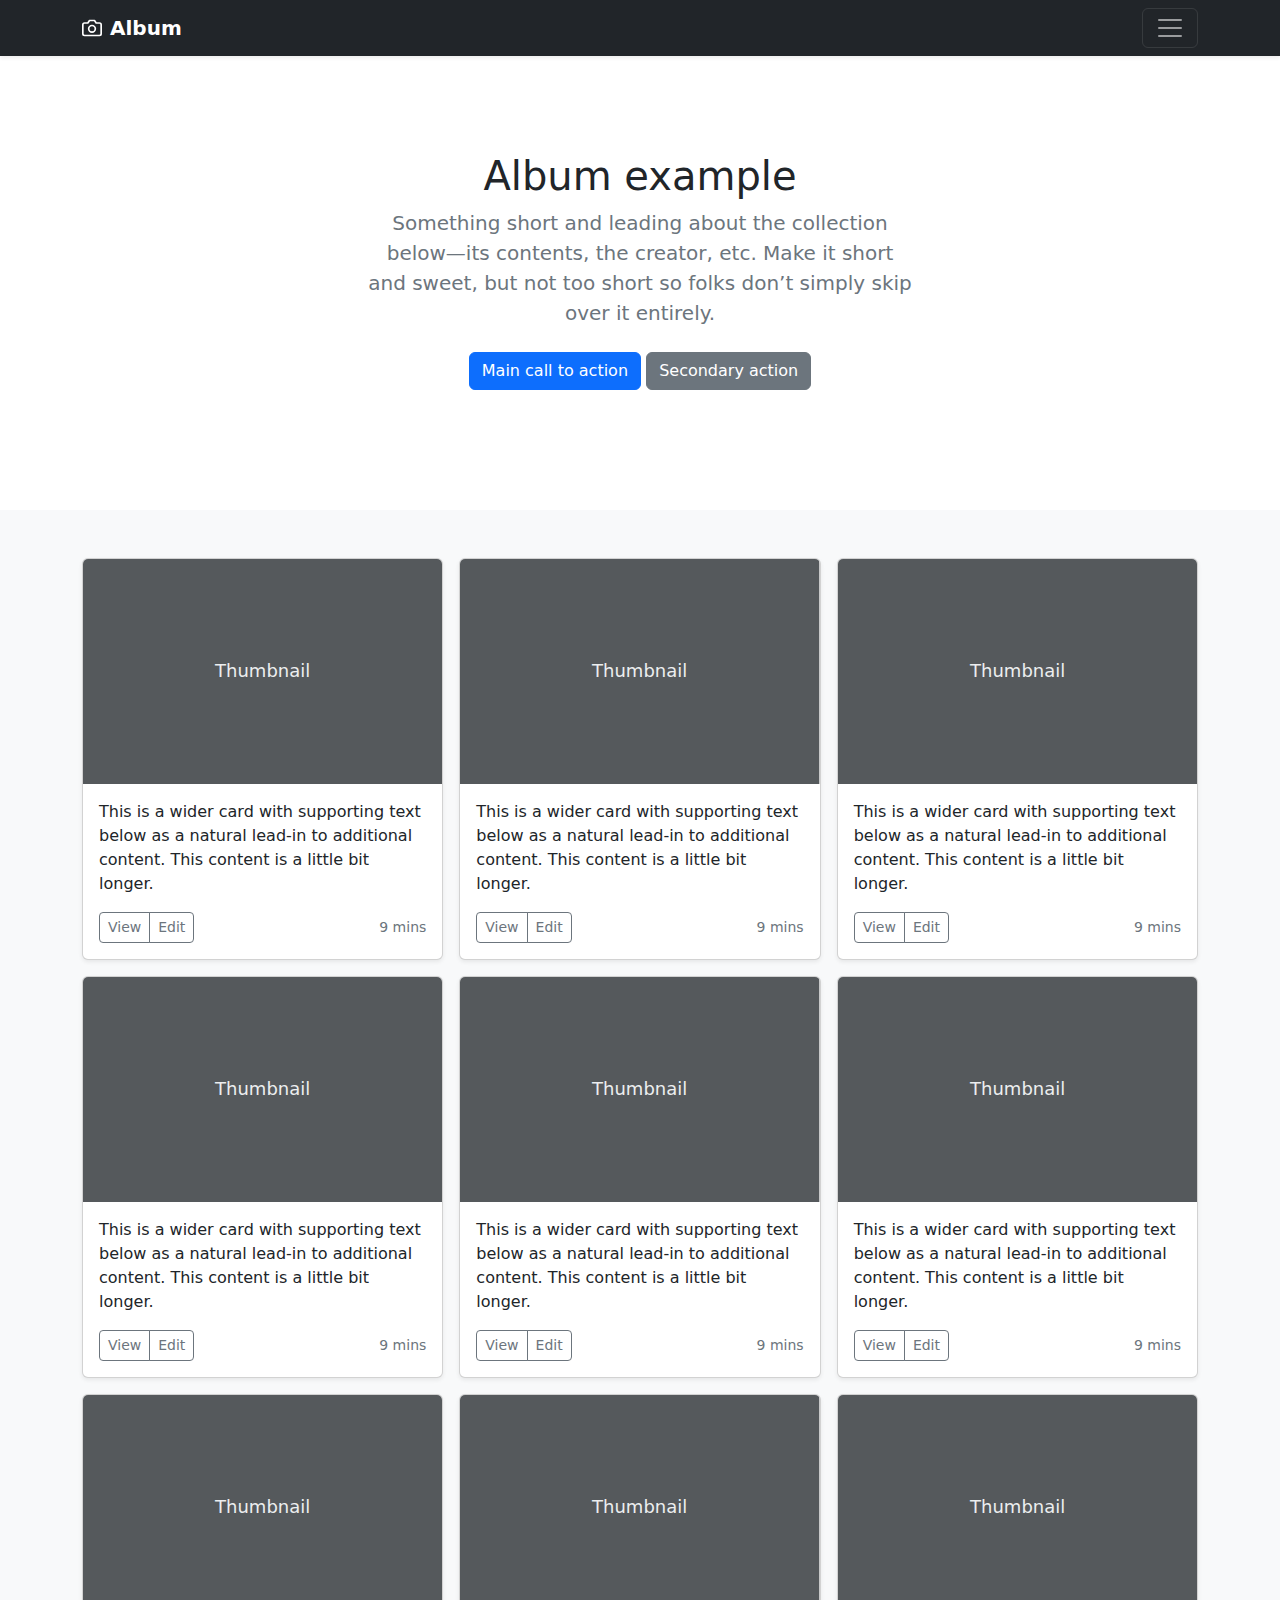
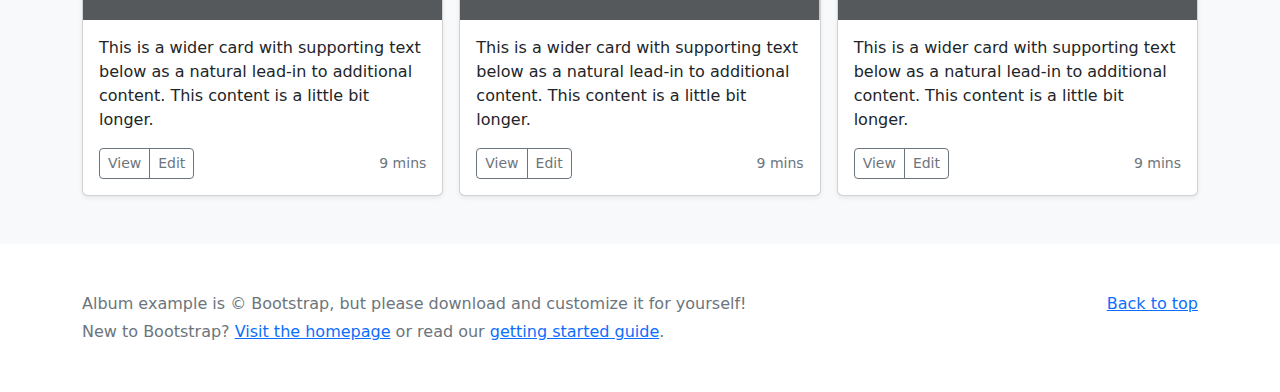
<file: bootstrap-5.2.2-examples/album/index.html>
<!doctype html>
<html lang="en">
  <head>
    <meta charset="utf-8">
    <meta name="viewport" content="width=device-width, initial-scale=1">
    <meta name="description" content="">
    <meta name="author" content="Mark Otto, Jacob Thornton, and Bootstrap contributors">
    <meta name="generator" content="Hugo 0.104.2">
    <title>Album example · Bootstrap v5.2</title>

    <link rel="canonical" href="https://getbootstrap.com/docs/5.2/examples/album/">

    

    

<link href="../assets/dist/css/bootstrap.min.css" rel="stylesheet">

    <style>
      .bd-placeholder-img {
        font-size: 1.125rem;
        text-anchor: middle;
        -webkit-user-select: none;
        -moz-user-select: none;
        user-select: none;
      }

      @media (min-width: 768px) {
        .bd-placeholder-img-lg {
          font-size: 3.5rem;
        }
      }

      .b-example-divider {
        height: 3rem;
        background-color: rgba(0, 0, 0, .1);
        border: solid rgba(0, 0, 0, .15);
        border-width: 1px 0;
        box-shadow: inset 0 .5em 1.5em rgba(0, 0, 0, .1), inset 0 .125em .5em rgba(0, 0, 0, .15);
      }

      .b-example-vr {
        flex-shrink: 0;
        width: 1.5rem;
        height: 100vh;
      }

      .bi {
        vertical-align: -.125em;
        fill: currentColor;
      }

      .nav-scroller {
        position: relative;
        z-index: 2;
        height: 2.75rem;
        overflow-y: hidden;
      }

      .nav-scroller .nav {
        display: flex;
        flex-wrap: nowrap;
        padding-bottom: 1rem;
        margin-top: -1px;
        overflow-x: auto;
        text-align: center;
        white-space: nowrap;
        -webkit-overflow-scrolling: touch;
      }
    </style>

    
  </head>
  <body>
    
<header>
  <div class="collapse bg-dark" id="navbarHeader">
    <div class="container">
      <div class="row">
        <div class="col-sm-8 col-md-7 py-4">
          <h4 class="text-white">About</h4>
          <p class="text-muted">Add some information about the album below, the author, or any other background context. Make it a few sentences long so folks can pick up some informative tidbits. Then, link them off to some social networking sites or contact information.</p>
        </div>
        <div class="col-sm-4 offset-md-1 py-4">
          <h4 class="text-white">Contact</h4>
          <ul class="list-unstyled">
            <li><a href="#" class="text-white">Follow on Twitter</a></li>
            <li><a href="#" class="text-white">Like on Facebook</a></li>
            <li><a href="#" class="text-white">Email me</a></li>
          </ul>
        </div>
      </div>
    </div>
  </div>
  <div class="navbar navbar-dark bg-dark shadow-sm">
    <div class="container">
      <a href="#" class="navbar-brand d-flex align-items-center">
        <svg xmlns="http://www.w3.org/2000/svg" width="20" height="20" fill="none" stroke="currentColor" stroke-linecap="round" stroke-linejoin="round" stroke-width="2" aria-hidden="true" class="me-2" viewBox="0 0 24 24"><path d="M23 19a2 2 0 0 1-2 2H3a2 2 0 0 1-2-2V8a2 2 0 0 1 2-2h4l2-3h6l2 3h4a2 2 0 0 1 2 2z"/><circle cx="12" cy="13" r="4"/></svg>
        <strong>Album</strong>
      </a>
      <button class="navbar-toggler" type="button" data-bs-toggle="collapse" data-bs-target="#navbarHeader" aria-controls="navbarHeader" aria-expanded="false" aria-label="Toggle navigation">
        <span class="navbar-toggler-icon"></span>
      </button>
    </div>
  </div>
</header>

<main>

  <section class="py-5 text-center container">
    <div class="row py-lg-5">
      <div class="col-lg-6 col-md-8 mx-auto">
        <h1 class="fw-light">Album example</h1>
        <p class="lead text-muted">Something short and leading about the collection below—its contents, the creator, etc. Make it short and sweet, but not too short so folks don’t simply skip over it entirely.</p>
        <p>
          <a href="#" class="btn btn-primary my-2">Main call to action</a>
          <a href="#" class="btn btn-secondary my-2">Secondary action</a>
        </p>
      </div>
    </div>
  </section>

  <div class="album py-5 bg-light">
    <div class="container">

      <div class="row row-cols-1 row-cols-sm-2 row-cols-md-3 g-3">
        <div class="col">
          <div class="card shadow-sm">
            <svg class="bd-placeholder-img card-img-top" width="100%" height="225" xmlns="http://www.w3.org/2000/svg" role="img" aria-label="Placeholder: Thumbnail" preserveAspectRatio="xMidYMid slice" focusable="false"><title>Placeholder</title><rect width="100%" height="100%" fill="#55595c"/><text x="50%" y="50%" fill="#eceeef" dy=".3em">Thumbnail</text></svg>

            <div class="card-body">
              <p class="card-text">This is a wider card with supporting text below as a natural lead-in to additional content. This content is a little bit longer.</p>
              <div class="d-flex justify-content-between align-items-center">
                <div class="btn-group">
                  <button type="button" class="btn btn-sm btn-outline-secondary">View</button>
                  <button type="button" class="btn btn-sm btn-outline-secondary">Edit</button>
                </div>
                <small class="text-muted">9 mins</small>
              </div>
            </div>
          </div>
        </div>
        <div class="col">
          <div class="card shadow-sm">
            <svg class="bd-placeholder-img card-img-top" width="100%" height="225" xmlns="http://www.w3.org/2000/svg" role="img" aria-label="Placeholder: Thumbnail" preserveAspectRatio="xMidYMid slice" focusable="false"><title>Placeholder</title><rect width="100%" height="100%" fill="#55595c"/><text x="50%" y="50%" fill="#eceeef" dy=".3em">Thumbnail</text></svg>

            <div class="card-body">
              <p class="card-text">This is a wider card with supporting text below as a natural lead-in to additional content. This content is a little bit longer.</p>
              <div class="d-flex justify-content-between align-items-center">
                <div class="btn-group">
                  <button type="button" class="btn btn-sm btn-outline-secondary">View</button>
                  <button type="button" class="btn btn-sm btn-outline-secondary">Edit</button>
                </div>
                <small class="text-muted">9 mins</small>
              </div>
            </div>
          </div>
        </div>
        <div class="col">
          <div class="card shadow-sm">
            <svg class="bd-placeholder-img card-img-top" width="100%" height="225" xmlns="http://www.w3.org/2000/svg" role="img" aria-label="Placeholder: Thumbnail" preserveAspectRatio="xMidYMid slice" focusable="false"><title>Placeholder</title><rect width="100%" height="100%" fill="#55595c"/><text x="50%" y="50%" fill="#eceeef" dy=".3em">Thumbnail</text></svg>

            <div class="card-body">
              <p class="card-text">This is a wider card with supporting text below as a natural lead-in to additional content. This content is a little bit longer.</p>
              <div class="d-flex justify-content-between align-items-center">
                <div class="btn-group">
                  <button type="button" class="btn btn-sm btn-outline-secondary">View</button>
                  <button type="button" class="btn btn-sm btn-outline-secondary">Edit</button>
                </div>
                <small class="text-muted">9 mins</small>
              </div>
            </div>
          </div>
        </div>

        <div class="col">
          <div class="card shadow-sm">
            <svg class="bd-placeholder-img card-img-top" width="100%" height="225" xmlns="http://www.w3.org/2000/svg" role="img" aria-label="Placeholder: Thumbnail" preserveAspectRatio="xMidYMid slice" focusable="false"><title>Placeholder</title><rect width="100%" height="100%" fill="#55595c"/><text x="50%" y="50%" fill="#eceeef" dy=".3em">Thumbnail</text></svg>

            <div class="card-body">
              <p class="card-text">This is a wider card with supporting text below as a natural lead-in to additional content. This content is a little bit longer.</p>
              <div class="d-flex justify-content-between align-items-center">
                <div class="btn-group">
                  <button type="button" class="btn btn-sm btn-outline-secondary">View</button>
                  <button type="button" class="btn btn-sm btn-outline-secondary">Edit</button>
                </div>
                <small class="text-muted">9 mins</small>
              </div>
            </div>
          </div>
        </div>
        <div class="col">
          <div class="card shadow-sm">
            <svg class="bd-placeholder-img card-img-top" width="100%" height="225" xmlns="http://www.w3.org/2000/svg" role="img" aria-label="Placeholder: Thumbnail" preserveAspectRatio="xMidYMid slice" focusable="false"><title>Placeholder</title><rect width="100%" height="100%" fill="#55595c"/><text x="50%" y="50%" fill="#eceeef" dy=".3em">Thumbnail</text></svg>

            <div class="card-body">
              <p class="card-text">This is a wider card with supporting text below as a natural lead-in to additional content. This content is a little bit longer.</p>
              <div class="d-flex justify-content-between align-items-center">
                <div class="btn-group">
                  <button type="button" class="btn btn-sm btn-outline-secondary">View</button>
                  <button type="button" class="btn btn-sm btn-outline-secondary">Edit</button>
                </div>
                <small class="text-muted">9 mins</small>
              </div>
            </div>
          </div>
        </div>
        <div class="col">
          <div class="card shadow-sm">
            <svg class="bd-placeholder-img card-img-top" width="100%" height="225" xmlns="http://www.w3.org/2000/svg" role="img" aria-label="Placeholder: Thumbnail" preserveAspectRatio="xMidYMid slice" focusable="false"><title>Placeholder</title><rect width="100%" height="100%" fill="#55595c"/><text x="50%" y="50%" fill="#eceeef" dy=".3em">Thumbnail</text></svg>

            <div class="card-body">
              <p class="card-text">This is a wider card with supporting text below as a natural lead-in to additional content. This content is a little bit longer.</p>
              <div class="d-flex justify-content-between align-items-center">
                <div class="btn-group">
                  <button type="button" class="btn btn-sm btn-outline-secondary">View</button>
                  <button type="button" class="btn btn-sm btn-outline-secondary">Edit</button>
                </div>
                <small class="text-muted">9 mins</small>
              </div>
            </div>
          </div>
        </div>

        <div class="col">
          <div class="card shadow-sm">
            <svg class="bd-placeholder-img card-img-top" width="100%" height="225" xmlns="http://www.w3.org/2000/svg" role="img" aria-label="Placeholder: Thumbnail" preserveAspectRatio="xMidYMid slice" focusable="false"><title>Placeholder</title><rect width="100%" height="100%" fill="#55595c"/><text x="50%" y="50%" fill="#eceeef" dy=".3em">Thumbnail</text></svg>

            <div class="card-body">
              <p class="card-text">This is a wider card with supporting text below as a natural lead-in to additional content. This content is a little bit longer.</p>
              <div class="d-flex justify-content-between align-items-center">
                <div class="btn-group">
                  <button type="button" class="btn btn-sm btn-outline-secondary">View</button>
                  <button type="button" class="btn btn-sm btn-outline-secondary">Edit</button>
                </div>
                <small class="text-muted">9 mins</small>
              </div>
            </div>
          </div>
        </div>
        <div class="col">
          <div class="card shadow-sm">
            <svg class="bd-placeholder-img card-img-top" width="100%" height="225" xmlns="http://www.w3.org/2000/svg" role="img" aria-label="Placeholder: Thumbnail" preserveAspectRatio="xMidYMid slice" focusable="false"><title>Placeholder</title><rect width="100%" height="100%" fill="#55595c"/><text x="50%" y="50%" fill="#eceeef" dy=".3em">Thumbnail</text></svg>

            <div class="card-body">
              <p class="card-text">This is a wider card with supporting text below as a natural lead-in to additional content. This content is a little bit longer.</p>
              <div class="d-flex justify-content-between align-items-center">
                <div class="btn-group">
                  <button type="button" class="btn btn-sm btn-outline-secondary">View</button>
                  <button type="button" class="btn btn-sm btn-outline-secondary">Edit</button>
                </div>
                <small class="text-muted">9 mins</small>
              </div>
            </div>
          </div>
        </div>
        <div class="col">
          <div class="card shadow-sm">
            <svg class="bd-placeholder-img card-img-top" width="100%" height="225" xmlns="http://www.w3.org/2000/svg" role="img" aria-label="Placeholder: Thumbnail" preserveAspectRatio="xMidYMid slice" focusable="false"><title>Placeholder</title><rect width="100%" height="100%" fill="#55595c"/><text x="50%" y="50%" fill="#eceeef" dy=".3em">Thumbnail</text></svg>

            <div class="card-body">
              <p class="card-text">This is a wider card with supporting text below as a natural lead-in to additional content. This content is a little bit longer.</p>
              <div class="d-flex justify-content-between align-items-center">
                <div class="btn-group">
                  <button type="button" class="btn btn-sm btn-outline-secondary">View</button>
                  <button type="button" class="btn btn-sm btn-outline-secondary">Edit</button>
                </div>
                <small class="text-muted">9 mins</small>
              </div>
            </div>
          </div>
        </div>
      </div>
    </div>
  </div>

</main>

<footer class="text-muted py-5">
  <div class="container">
    <p class="float-end mb-1">
      <a href="#">Back to top</a>
    </p>
    <p class="mb-1">Album example is &copy; Bootstrap, but please download and customize it for yourself!</p>
    <p class="mb-0">New to Bootstrap? <a href="/">Visit the homepage</a> or read our <a href="../getting-started/introduction/">getting started guide</a>.</p>
  </div>
</footer>


    <script src="../assets/dist/js/bootstrap.bundle.min.js"></script>

      
  </body>
</html>
</file>
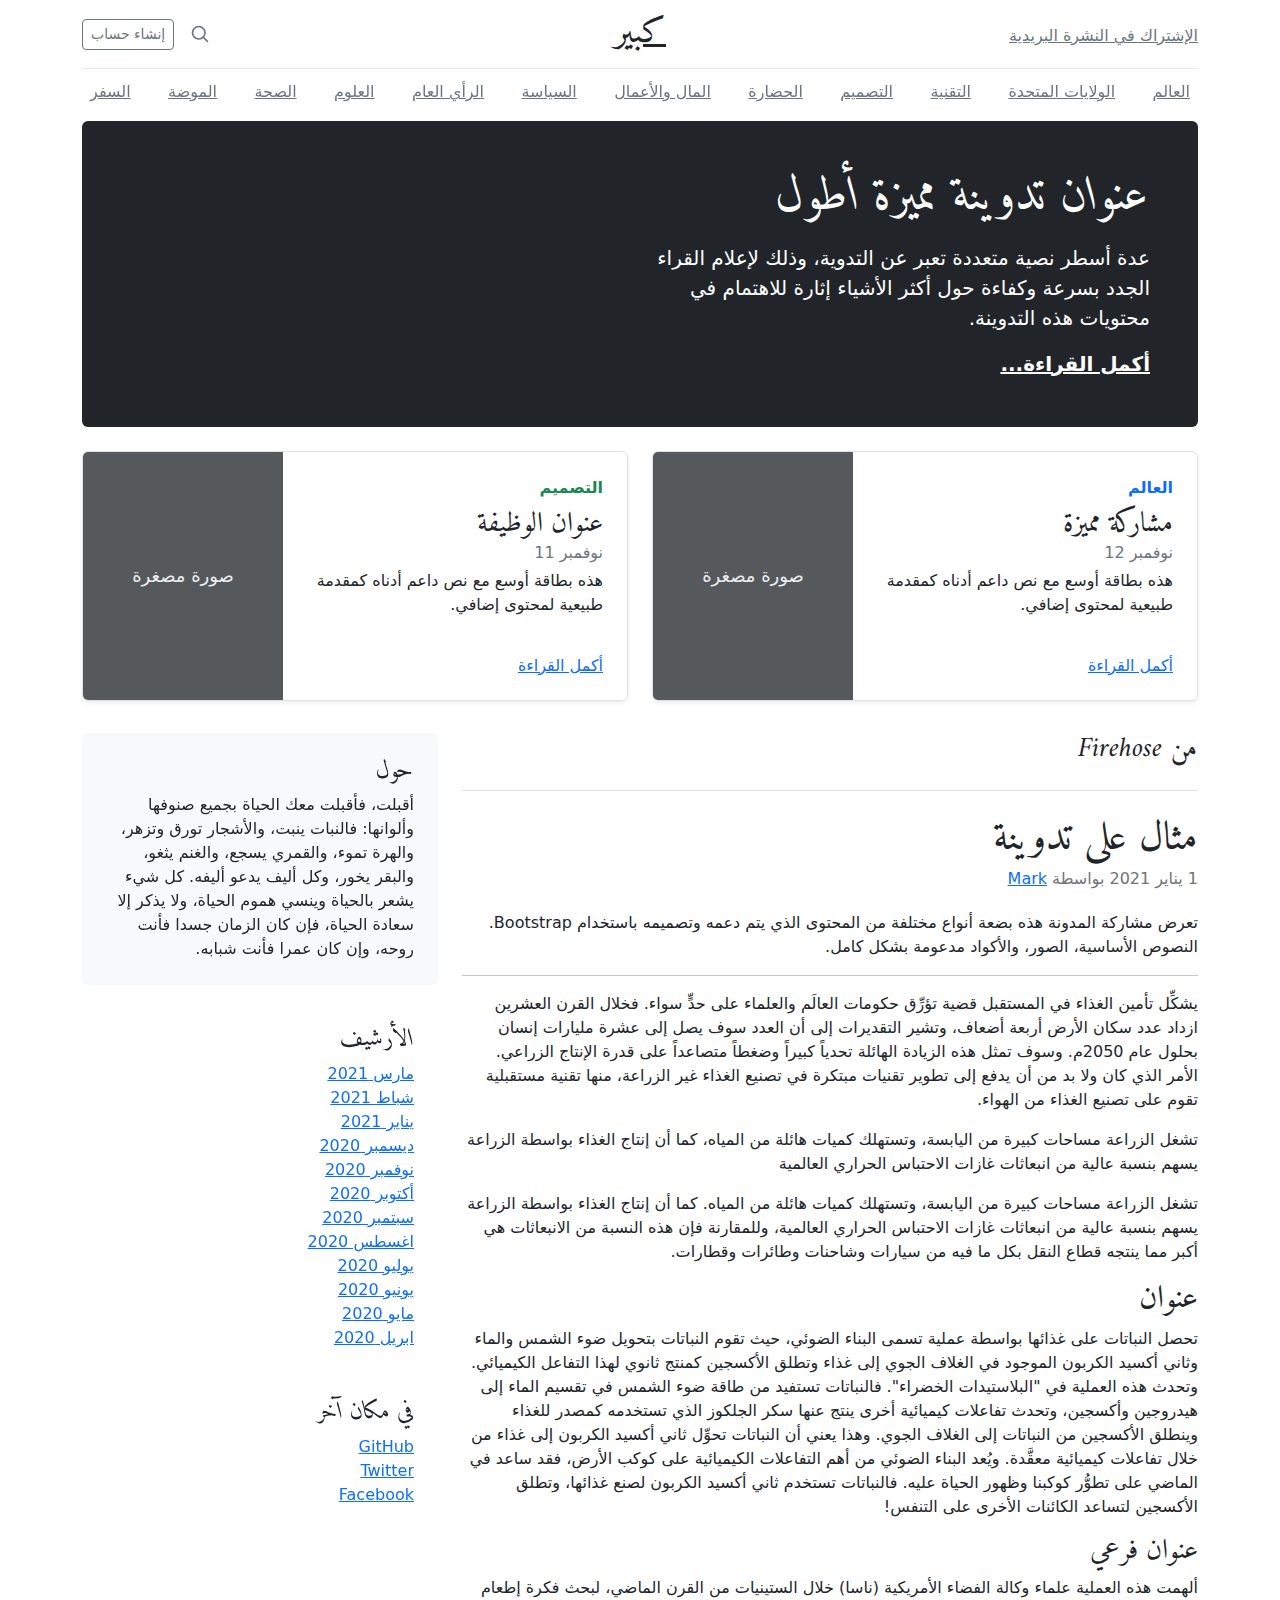
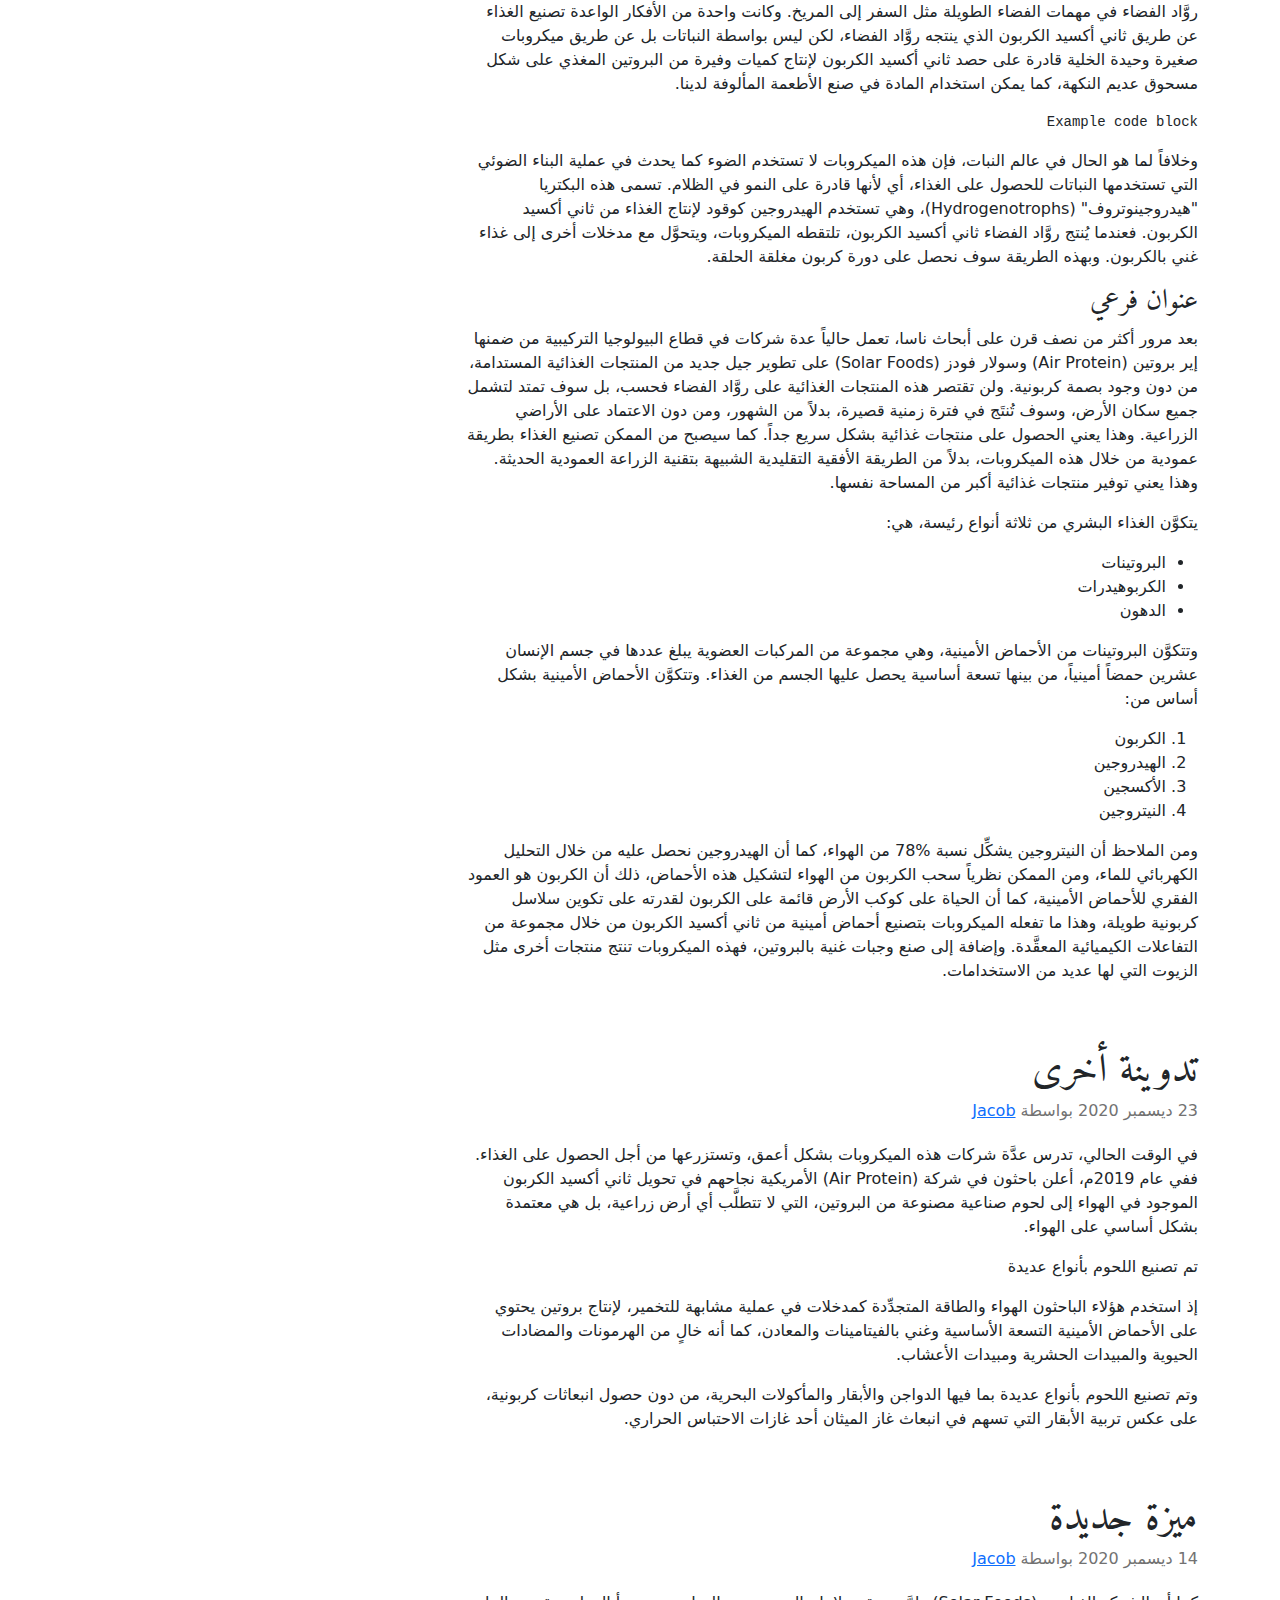
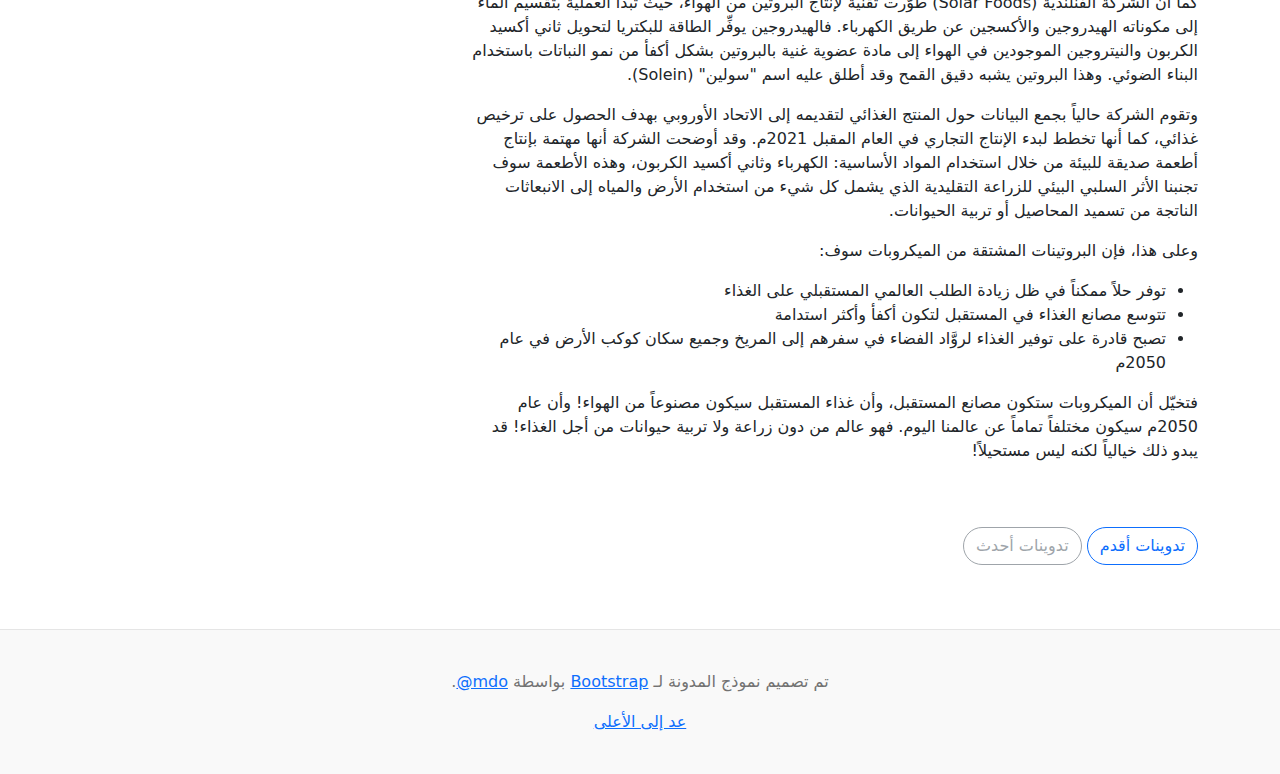
<file: bootstrap-5.2.2-examples/blog-rtl/index.html>
<!doctype html>
<html lang="ar" dir="rtl">
  <head>
    <meta charset="utf-8">
    <meta name="viewport" content="width=device-width, initial-scale=1">
    <meta name="description" content="">
    <meta name="author" content="Mark Otto, Jacob Thornton, and Bootstrap contributors">
    <meta name="generator" content="Hugo 0.104.2">
    <title>قالب المدونة · Bootstrap v5.2</title>

    <link rel="canonical" href="https://getbootstrap.com/docs/5.2/examples/blog-rtl/">

    

    

<link href="../assets/dist/css/bootstrap.rtl.min.css" rel="stylesheet">

    <style>
      .bd-placeholder-img {
        font-size: 1.125rem;
        text-anchor: middle;
        -webkit-user-select: none;
        -moz-user-select: none;
        user-select: none;
      }

      @media (min-width: 768px) {
        .bd-placeholder-img-lg {
          font-size: 3.5rem;
        }
      }

      .b-example-divider {
        height: 3rem;
        background-color: rgba(0, 0, 0, .1);
        border: solid rgba(0, 0, 0, .15);
        border-width: 1px 0;
        box-shadow: inset 0 .5em 1.5em rgba(0, 0, 0, .1), inset 0 .125em .5em rgba(0, 0, 0, .15);
      }

      .b-example-vr {
        flex-shrink: 0;
        width: 1.5rem;
        height: 100vh;
      }

      .bi {
        vertical-align: -.125em;
        fill: currentColor;
      }

      .nav-scroller {
        position: relative;
        z-index: 2;
        height: 2.75rem;
        overflow-y: hidden;
      }

      .nav-scroller .nav {
        display: flex;
        flex-wrap: nowrap;
        padding-bottom: 1rem;
        margin-top: -1px;
        overflow-x: auto;
        text-align: center;
        white-space: nowrap;
        -webkit-overflow-scrolling: touch;
      }
    </style>

    
    <!-- Custom styles for this template -->
    <link href="https://fonts.googleapis.com/css?family=Amiri:wght@400;700&amp;display=swap" rel="stylesheet">
    <!-- Custom styles for this template -->
    <link href="../blog/blog.rtl.css" rel="stylesheet">
  </head>
  <body>
    
<div class="container">
  <header class="blog-header lh-1 py-3">
    <div class="row flex-nowrap justify-content-between align-items-center">
      <div class="col-4 pt-1">
        <a class="link-secondary" href="#">الإشتراك في النشرة البريدية</a>
      </div>
      <div class="col-4 text-center">
        <a class="blog-header-logo text-dark" href="#">كبير</a>
      </div>
      <div class="col-4 d-flex justify-content-end align-items-center">
        <a class="link-secondary" href="#" aria-label="بحث">
          <svg xmlns="http://www.w3.org/2000/svg" width="20" height="20" fill="none" stroke="currentColor" stroke-linecap="round" stroke-linejoin="round" stroke-width="2" class="mx-3" role="img" viewBox="0 0 24 24"><title>بحث</title><circle cx="10.5" cy="10.5" r="7.5"/><path d="M21 21l-5.2-5.2"/></svg>
        </a>
        <a class="btn btn-sm btn-outline-secondary" href="#">إنشاء حساب</a>
      </div>
    </div>
  </header>

  <div class="nav-scroller py-1 mb-2">
    <nav class="nav d-flex justify-content-between">
      <a class="p-2 link-secondary" href="#">العالم</a>
      <a class="p-2 link-secondary" href="#">الولايات المتحدة</a>
      <a class="p-2 link-secondary" href="#">التقنية</a>
      <a class="p-2 link-secondary" href="#">التصميم</a>
      <a class="p-2 link-secondary" href="#">الحضارة</a>
      <a class="p-2 link-secondary" href="#">المال والأعمال</a>
      <a class="p-2 link-secondary" href="#">السياسة</a>
      <a class="p-2 link-secondary" href="#">الرأي العام</a>
      <a class="p-2 link-secondary" href="#">العلوم</a>
      <a class="p-2 link-secondary" href="#">الصحة</a>
      <a class="p-2 link-secondary" href="#">الموضة</a>
      <a class="p-2 link-secondary" href="#">السفر</a>
    </nav>
  </div>
</div>

<main class="container">
  <div class="p-4 p-md-5 mb-4 rounded text-bg-dark">
    <div class="col-md-6 px-0">
      <h1 class="display-4 fst-italic">عنوان تدوينة مميزة أطول</h1>
      <p class="lead my-3">عدة أسطر نصية متعددة تعبر عن التدوية، وذلك لإعلام القراء الجدد بسرعة وكفاءة حول أكثر الأشياء إثارة للاهتمام في محتويات هذه التدوينة.</p>
      <p class="lead mb-0"><a href="#" class="text-white fw-bold">أكمل القراءة...</a></p>
    </div>
  </div>

  <div class="row mb-2">
    <div class="col-md-6">
      <div class="row g-0 border rounded overflow-hidden flex-md-row mb-4 shadow-sm h-md-250 position-relative">
        <div class="col p-4 d-flex flex-column position-static">
          <strong class="d-inline-block mb-2 text-primary">العالم</strong>
          <h3 class="mb-0">مشاركة مميزة</h3>
          <div class="mb-1 text-muted">نوفمبر 12</div>
          <p class="card-text mb-auto">هذه بطاقة أوسع مع نص داعم أدناه كمقدمة طبيعية لمحتوى إضافي.</p>
          <a href="#" class="stretched-link">أكمل القراءة</a>
        </div>
        <div class="col-auto d-none d-lg-block">
          <svg class="bd-placeholder-img" width="200" height="250" xmlns="http://www.w3.org/2000/svg" role="img" aria-label="Placeholder: صورة مصغرة" preserveAspectRatio="xMidYMid slice" focusable="false"><title>Placeholder</title><rect width="100%" height="100%" fill="#55595c"/><text x="50%" y="50%" fill="#eceeef" dy=".3em">صورة مصغرة</text></svg>

        </div>
      </div>
    </div>
    <div class="col-md-6">
      <div class="row g-0 border rounded overflow-hidden flex-md-row mb-4 shadow-sm h-md-250 position-relative">
        <div class="col p-4 d-flex flex-column position-static">
          <strong class="d-inline-block mb-2 text-success">التصميم</strong>
          <h3 class="mb-0">عنوان الوظيفة</h3>
          <div class="mb-1 text-muted">نوفمبر 11</div>
          <p class="mb-auto">هذه بطاقة أوسع مع نص داعم أدناه كمقدمة طبيعية لمحتوى إضافي.</p>
          <a href="#" class="stretched-link">أكمل القراءة</a>
        </div>
        <div class="col-auto d-none d-lg-block">
          <svg class="bd-placeholder-img" width="200" height="250" xmlns="http://www.w3.org/2000/svg" role="img" aria-label="Placeholder: صورة مصغرة" preserveAspectRatio="xMidYMid slice" focusable="false"><title>Placeholder</title><rect width="100%" height="100%" fill="#55595c"/><text x="50%" y="50%" fill="#eceeef" dy=".3em">صورة مصغرة</text></svg>

        </div>
      </div>
    </div>
  </div>

  <div class="row">
    <div class="col-md-8">
      <h3 class="pb-4 mb-4 fst-italic border-bottom">
        من Firehose
      </h3>

      <article class="blog-post">
        <h2 class="blog-post-title mb-1">مثال على تدوينة</h2>
        <p class="blog-post-meta">1 يناير 2021 بواسطة <a href="#"> Mark </a></p>

        <p>تعرض مشاركة المدونة هذه بضعة أنواع مختلفة من المحتوى الذي يتم دعمه وتصميمه باستخدام Bootstrap. النصوص الأساسية، الصور، والأكواد مدعومة بشكل كامل.</p>
        <hr>
        <p>يشكِّل تأمين الغذاء في المستقبل قضية تؤرِّق حكومات العالَم والعلماء على حدٍّ سواء. فخلال القرن العشرين ازداد عدد سكان الأرض أربعة أضعاف، وتشير التقديرات إلى أن العدد سوف يصل إلى عشرة مليارات إنسان بحلول عام 2050م. وسوف تمثل هذه الزيادة الهائلة تحدياً كبيراً وضغطاً متصاعداً على قدرة الإنتاج الزراعي. الأمر الذي كان ولا بد من أن يدفع إلى تطوير تقنيات مبتكرة في تصنيع الغذاء غير الزراعة، منها تقنية مستقبلية تقوم على تصنيع الغذاء من الهواء.</p>
        <blockquote>
          <p>تشغل الزراعة مساحات كبيرة من اليابسة، وتستهلك كميات هائلة من المياه، كما أن إنتاج الغذاء بواسطة الزراعة يسهم بنسبة عالية من انبعاثات غازات الاحتباس الحراري العالمية</p>
        </blockquote>
        <p>تشغل الزراعة مساحات كبيرة من اليابسة، وتستهلك كميات هائلة من المياه. كما أن إنتاج الغذاء بواسطة الزراعة يسهم بنسبة عالية من انبعاثات غازات الاحتباس الحراري العالمية، وللمقارنة فإن هذه النسبة من الانبعاثات هي أكبر مما ينتجه قطاع النقل بكل ما فيه من سيارات وشاحنات وطائرات وقطارات.</p>
        <h2>عنوان</h2>
        <p>تحصل النباتات على غذائها بواسطة عملية تسمى البناء الضوئي، حيث تقوم النباتات بتحويل ضوء الشمس والماء وثاني أكسيد الكربون الموجود في الغلاف الجوي إلى غذاء وتطلق الأكسجين كمنتج ثانوي لهذا التفاعل الكيميائي. وتحدث هذه العملية في "البلاستيدات الخضراء". فالنباتات تستفيد من طاقة ضوء الشمس في تقسيم الماء إلى هيدروجين وأكسجين، وتحدث تفاعلات كيميائية أخرى ينتج عنها سكر الجلكوز الذي تستخدمه كمصدر للغذاء وينطلق الأكسجين من النباتات إلى الغلاف الجوي. وهذا يعني أن النباتات تحوِّل ثاني أكسيد الكربون إلى غذاء من خلال تفاعلات كيميائية معقَّدة. ويُعد البناء الضوئي من أهم التفاعلات الكيميائية على كوكب الأرض، فقد ساعد في الماضي على تطوُّر كوكبنا وظهور الحياة عليه. فالنباتات تستخدم ثاني أكسيد الكربون لصنع غذائها، وتطلق الأكسجين لتساعد الكائنات الأخرى على التنفس!</p>
        <h3>عنوان فرعي</h3>
        <p>ألهمت هذه العملية علماء وكالة الفضاء الأمريكية (ناسا) خلال الستينيات من القرن الماضي، لبحث فكرة إطعام روَّاد الفضاء في مهمات الفضاء الطويلة مثل السفر إلى المريخ. وكانت واحدة من الأفكار الواعدة تصنيع الغذاء عن طريق ثاني أكسيد الكربون الذي ينتجه روَّاد الفضاء، لكن ليس بواسطة النباتات بل عن طريق ميكروبات صغيرة وحيدة الخلية قادرة على حصد ثاني أكسيد الكربون لإنتاج كميات وفيرة من البروتين المغذي على شكل مسحوق عديم النكهة، كما يمكن استخدام المادة في صنع الأطعمة المألوفة لدينا.</p>
        <pre><code>Example code block</code></pre>
        <p>وخلافاً لما هو الحال في عالم النبات، فإن هذه الميكروبات لا تستخدم الضوء كما يحدث في عملية البناء الضوئي التي تستخدمها النباتات للحصول على الغذاء، أي لأنها قادرة على النمو في الظلام. تسمى هذه البكتريا "هيدروجينوتروف" (Hydrogenotrophs)، وهي تستخدم الهيدروجين كوقود لإنتاج الغذاء من ثاني أكسيد الكربون. فعندما يُنتج روَّاد الفضاء ثاني أكسيد الكربون، تلتقطه الميكروبات، ويتحوَّل مع مدخلات أخرى إلى غذاء غني بالكربون. وبهذه الطريقة سوف نحصل على دورة كربون مغلقة الحلقة.</p>
        <h3>عنوان فرعي</h3>
        <p>بعد مرور أكثر من نصف قرن على أبحاث ناسا، تعمل حالياً عدة شركات في قطاع البيولوجيا التركيبية من ضمنها إير بروتين (Air Protein) وسولار فودز (Solar Foods) على تطوير جيل جديد من المنتجات الغذائية المستدامة، من دون وجود بصمة كربونية. ولن تقتصر هذه المنتجات الغذائية على روَّاد الفضاء فحسب، بل سوف تمتد لتشمل جميع سكان الأرض، وسوف تُنتَج في فترة زمنية قصيرة، بدلاً من الشهور، ومن دون الاعتماد على الأراضي الزراعية. وهذا يعني الحصول على منتجات غذائية بشكل سريع جداً. كما سيصبح من الممكن تصنيع الغذاء بطريقة عمودية من خلال هذه الميكروبات، بدلاً من الطريقة الأفقية التقليدية الشبيهة بتقنية الزراعة العمودية الحديثة. وهذا يعني توفير منتجات غذائية أكبر من المساحة نفسها.</p>
        <p>يتكوَّن الغذاء البشري من ثلاثة أنواع رئيسة، هي:</p>
        <ul>
          <li>البروتينات</li>
          <li>الكربوهيدرات</li>
          <li>الدهون</li>
        </ul>
        <p>وتتكوَّن البروتينات من الأحماض الأمينية، وهي مجموعة من المركبات العضوية يبلغ عددها في جسم الإنسان عشرين حمضاً أمينياً، من بينها تسعة أساسية يحصل عليها الجسم من الغذاء. وتتكوَّن الأحماض الأمينية بشكل أساس من:</p>
        <ol>
          <li>الكربون</li>
          <li>الهيدروجين</li>
          <li>الأكسجين</li>
          <li>النيتروجين</li>
        </ol>
        <p>ومن الملاحظ أن النيتروجين يشكِّل نسبة %78 من الهواء، كما أن الهيدروجين نحصل عليه من خلال التحليل الكهربائي للماء، ومن الممكن نظرياً سحب الكربون من الهواء لتشكيل هذه الأحماض، ذلك أن الكربون هو العمود الفقري للأحماض الأمينية، كما أن الحياة على كوكب الأرض قائمة على الكربون لقدرته على تكوين سلاسل كربونية طويلة، وهذا ما تفعله الميكروبات بتصنيع أحماض أمينية من ثاني أكسيد الكربون من خلال مجموعة من التفاعلات الكيميائية المعقَّدة. وإضافة إلى صنع وجبات غنية بالبروتين، فهذه الميكروبات تنتج منتجات أخرى مثل الزيوت التي لها عديد من الاستخدامات.</p>
      </article>

      <article class="blog-post">
        <h2 class="blog-post-title mb-1">تدوينة أخرى</h2>
        <p class="blog-post-meta">23 ديسمبر 2020 بواسطة <a href="#">Jacob</a></p>

        <p>في الوقت الحالي، تدرس عدَّة شركات هذه الميكروبات بشكل أعمق، وتستزرعها من أجل الحصول على الغذاء. ففي عام 2019م، أعلن باحثون في شركة (Air Protein) الأمريكية نجاحهم في تحويل ثاني أكسيد الكربون الموجود في الهواء إلى لحوم صناعية مصنوعة من البروتين، التي لا تتطلَّب أي أرض زراعية، بل هي معتمدة بشكل أساسي على الهواء.</p>
        <blockquote>
          <p>تم تصنيع اللحوم بأنواع عديدة</p>
        </blockquote>
        <p>إذ استخدم هؤلاء الباحثون الهواء والطاقة المتجدِّدة كمدخلات في عملية مشابهة للتخمير، لإنتاج بروتين يحتوي على الأحماض الأمينية التسعة الأساسية وغني بالفيتامينات والمعادن، كما أنه خالٍ من الهرمونات والمضادات الحيوية والمبيدات الحشرية ومبيدات الأعشاب.</p>
        <p> وتم تصنيع اللحوم بأنواع عديدة بما فيها الدواجن والأبقار والمأكولات البحرية، من دون حصول انبعاثات كربونية، على عكس تربية الأبقار التي تسهم في انبعاث غاز الميثان أحد غازات الاحتباس الحراري.</p>
      </article>

      <article class="blog-post">
        <h2 class="blog-post-title mb-1">ميزة جديدة</h2>
        <p class="blog-post-meta">14 ديسمبر 2020 بواسطة <a href="#">Jacob</a></p>

        <p>كما أن الشركة الفنلندية (Solar Foods) طوَّرت تقنية لإنتاج البروتين من الهواء، حيث تبدأ العملية بتقسيم الماء إلى مكوناته الهيدروجين والأكسجين عن طريق الكهرباء. فالهيدروجين يوفِّر الطاقة للبكتريا لتحويل ثاني أكسيد الكربون والنيتروجين الموجودين في الهواء إلى مادة عضوية غنية بالبروتين بشكل أكفأ من نمو النباتات باستخدام البناء الضوئي. وهذا البروتين يشبه دقيق القمح وقد أطلق عليه اسم "سولين" (Solein).</p>
        <p>وتقوم الشركة حالياً بجمع البيانات حول المنتج الغذائي لتقديمه إلى الاتحاد الأوروبي بهدف الحصول على ترخيص غذائي، كما أنها تخطط لبدء الإنتاج التجاري في العام المقبل 2021م. وقد أوضحت الشركة أنها مهتمة بإنتاج أطعمة صديقة للبيئة من خلال استخدام المواد الأساسية: الكهرباء وثاني أكسيد الكربون، وهذه الأطعمة سوف تجنبنا الأثر السلبي البيئي للزراعة التقليدية الذي يشمل كل شيء من استخدام الأرض والمياه إلى الانبعاثات الناتجة من تسميد المحاصيل أو تربية الحيوانات.</p>
        <p>وعلى هذا، فإن البروتينات المشتقة من الميكروبات سوف:</p>
        <ul>
          <li>توفر حلاً ممكناً في ظل زيادة الطلب العالمي المستقبلي على الغذاء</li>
          <li>تتوسع مصانع الغذاء في المستقبل لتكون أكفأ وأكثر استدامة</li>
          <li>تصبح قادرة على توفير الغذاء لروَّاد الفضاء في سفرهم إلى المريخ وجميع سكان كوكب الأرض في عام 2050م</li>
        </ul>
        <p>فتخيّل أن الميكروبات ستكون مصانع المستقبل، وأن غذاء المستقبل سيكون مصنوعاً من الهواء! وأن عام 2050م سيكون مختلفاً تماماً عن عالمنا اليوم. فهو عالم من دون زراعة ولا تربية حيوانات من أجل الغذاء! قد يبدو ذلك خيالياً لكنه ليس مستحيلاً!</p>
      </article>

      <nav class="blog-pagination" aria-label="Pagination">
        <a class="btn btn-outline-primary rounded-pill" href="#">تدوينات أقدم</a>
        <a class="btn btn-outline-secondary rounded-pill disabled">تدوينات أحدث</a>
      </nav>

    </div>

    <div class="col-md-4">
      <div class="position-sticky" style="top: 2rem;">
        <div class="p-4 mb-3 bg-light rounded">
          <h4 class="fst-italic">حول</h4>
          <p class="mb-0">أقبلت، فأقبلت معك الحياة بجميع صنوفها وألوانها: فالنبات ينبت، والأشجار تورق وتزهر، والهرة تموء، والقمري يسجع، والغنم يثغو، والبقر يخور، وكل أليف يدعو أليفه. كل شيء يشعر بالحياة وينسي هموم الحياة، ولا يذكر إلا سعادة الحياة، فإن كان الزمان جسدا فأنت روحه، وإن كان عمرا فأنت شبابه.</p>
        </div>

        <div class="p-4">
          <h4 class="fst-italic">الأرشيف</h4>
          <ol class="list-unstyled mb-0">
            <li><a href="#">مارس 2021</a></li>
            <li><a href="#">شباط 2021</a></li>
            <li><a href="#">يناير 2021</a></li>
            <li><a href="#">ديسمبر 2020</a></li>
            <li><a href="#">نوفمبر 2020</a></li>
            <li><a href="#">أكتوبر 2020</a></li>
            <li><a href="#">سبتمبر 2020</a></li>
            <li><a href="#">اغسطس 2020</a></li>
            <li><a href="#">يوليو 2020</a></li>
            <li><a href="#">يونيو 2020</a></li>
            <li><a href="#">مايو 2020</a></li>
            <li><a href="#">ابريل 2020</a></li>
          </ol>
        </div>

        <div class="p-4">
          <h4 class="fst-italic">في مكان آخر</h4>
          <ol class="list-unstyled">
            <li><a href="#">GitHub</a></li>
            <li><a href="#">Twitter</a></li>
            <li><a href="#">Facebook</a></li>
          </ol>
        </div>
      </div>
    </div>
  </div>

</main>

<footer class="blog-footer">
  <p>تم تصميم نموذج المدونة لـ <a href="https://getbootstrap.com/">Bootstrap</a> بواسطة <a href="https://twitter.com/mdo"><bdi lang="en" dir="ltr">@mdo</bdi></a>.</p>
  <p>
    <a href="#">عد إلى الأعلى</a>
  </p>
</footer>


    
  </body>
</html>
</file>
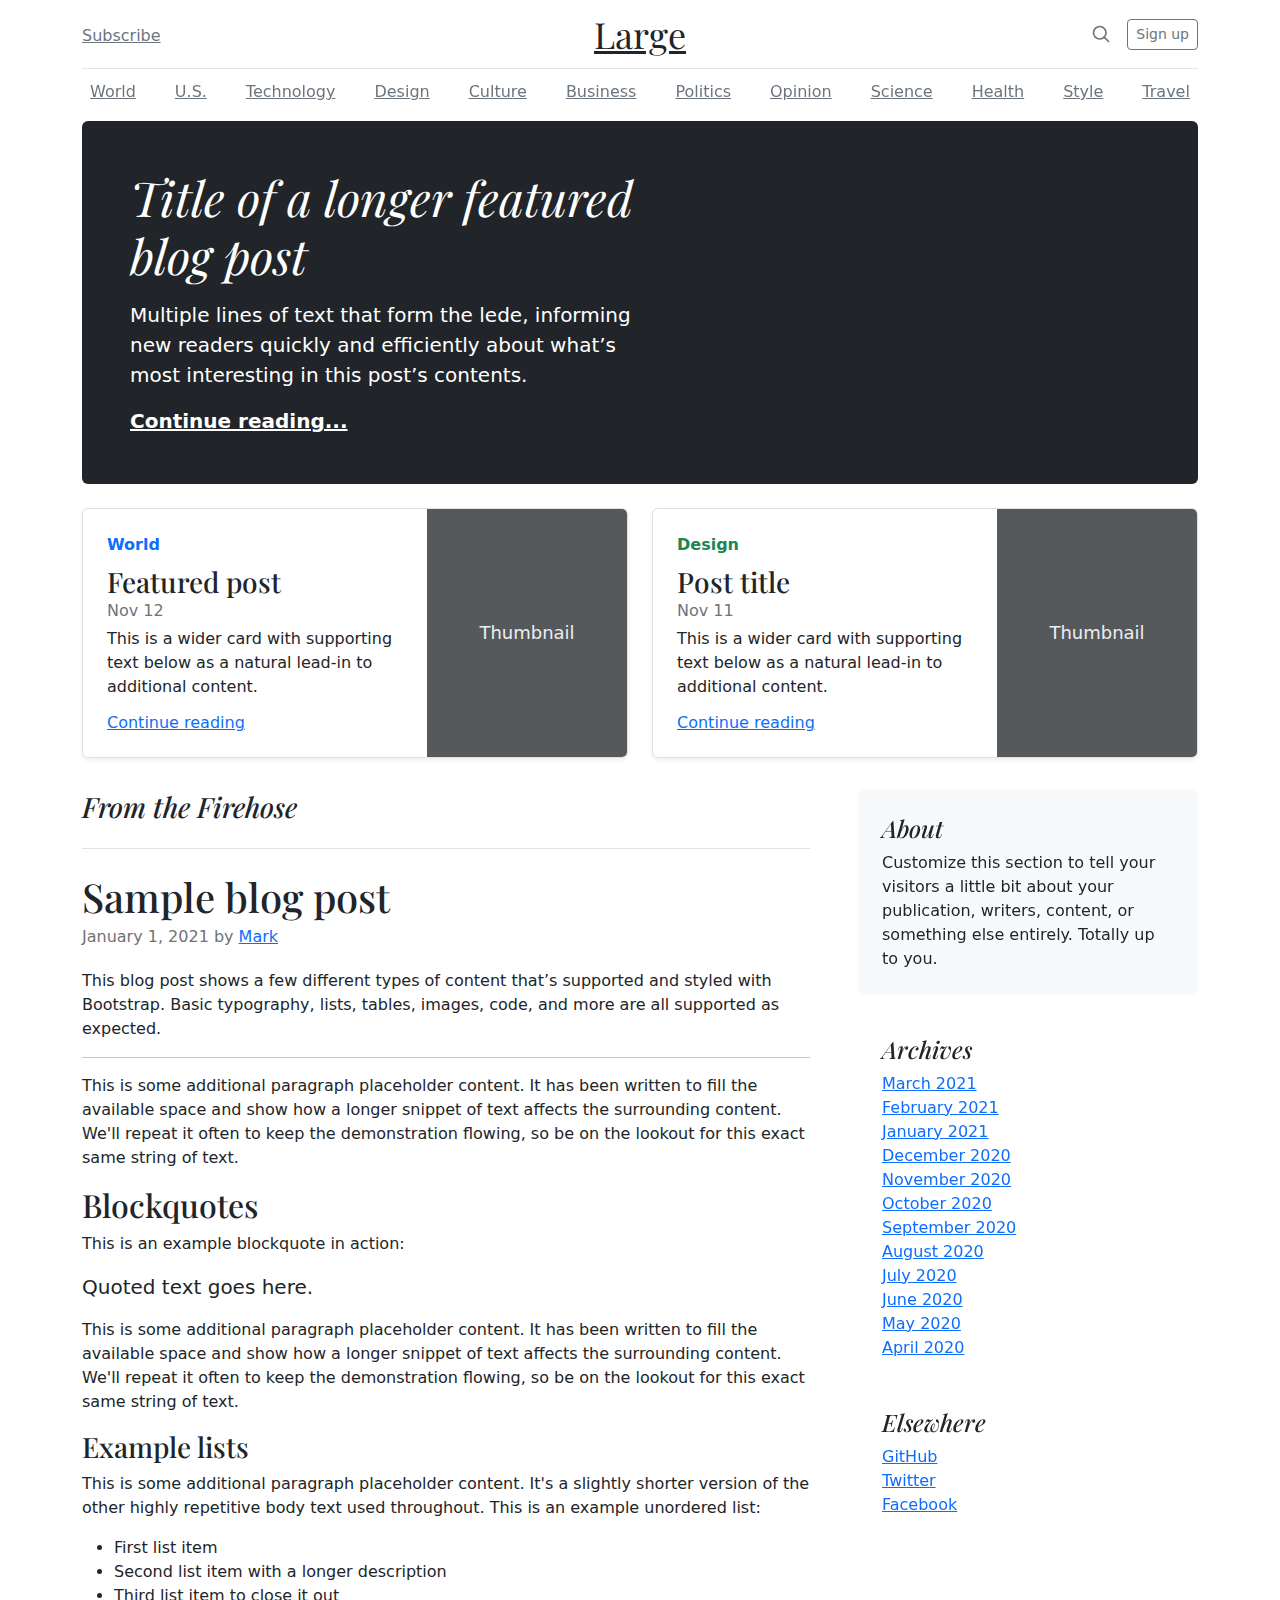
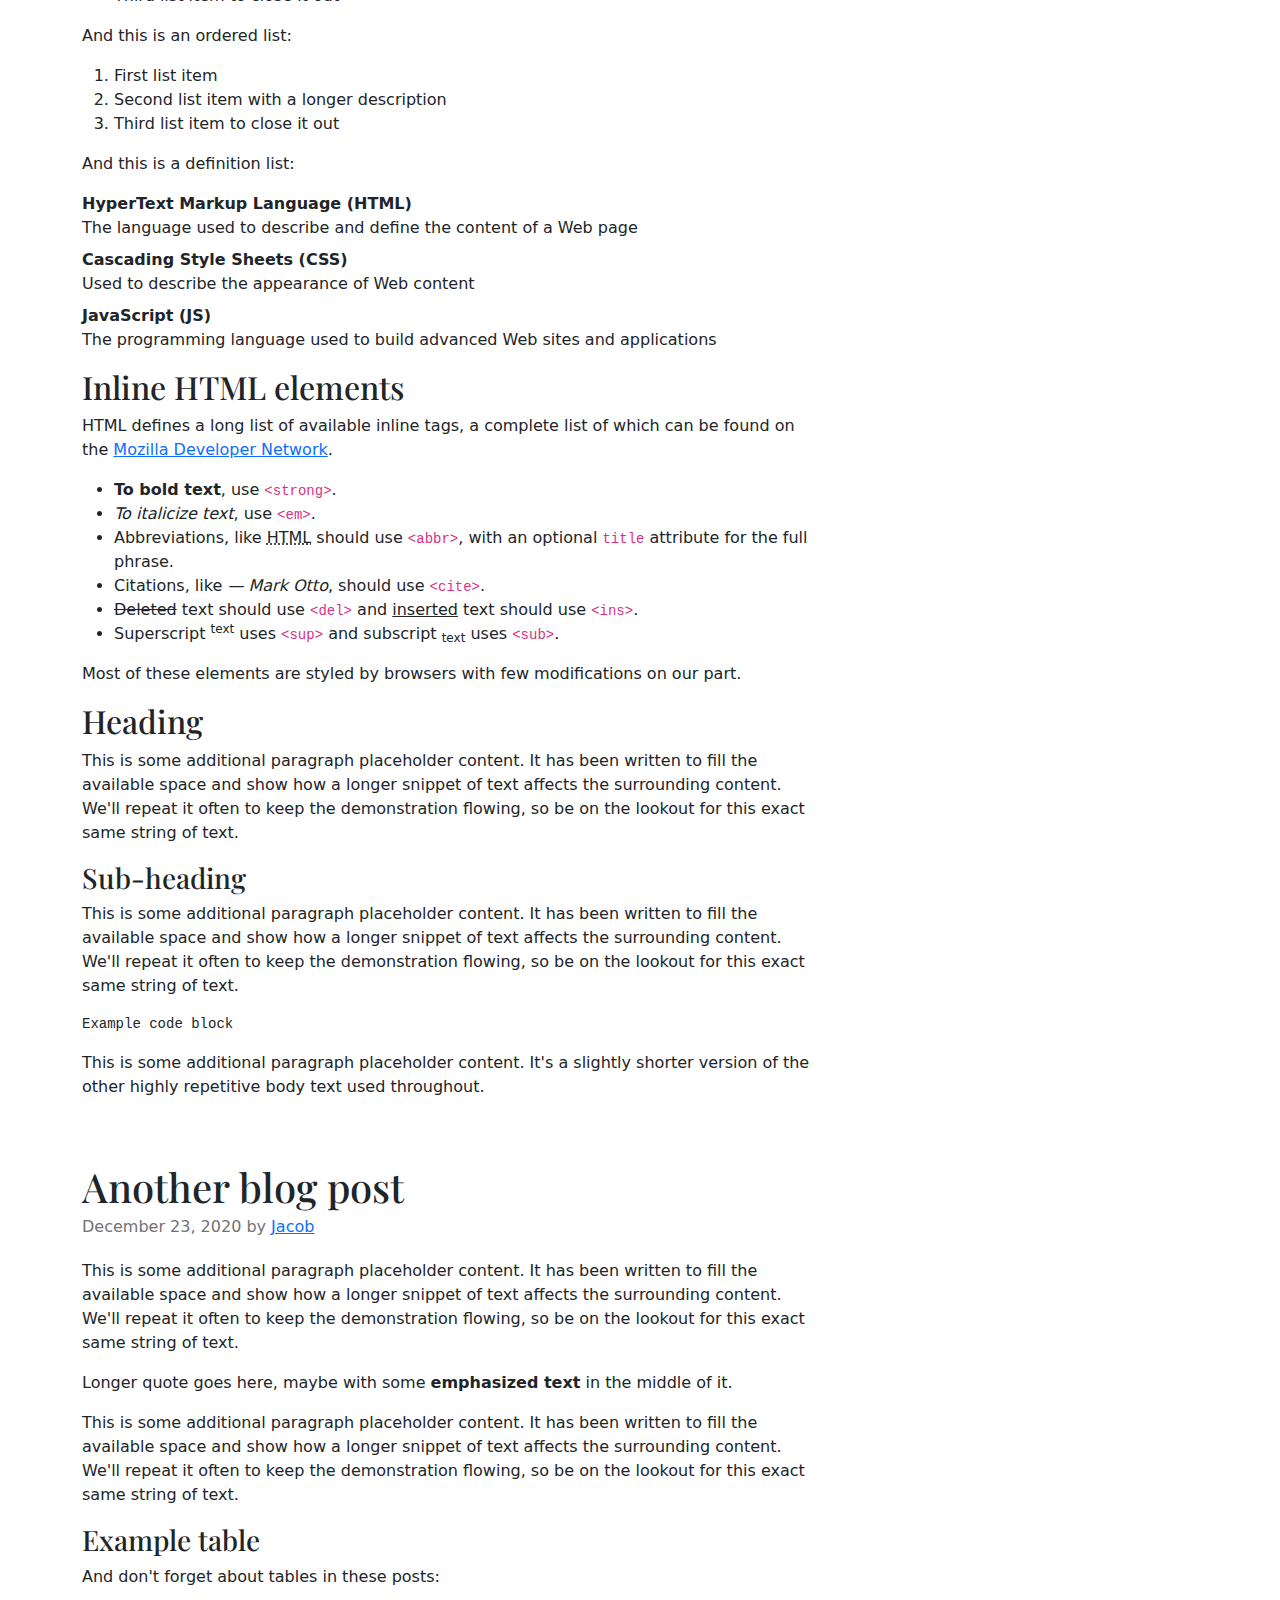
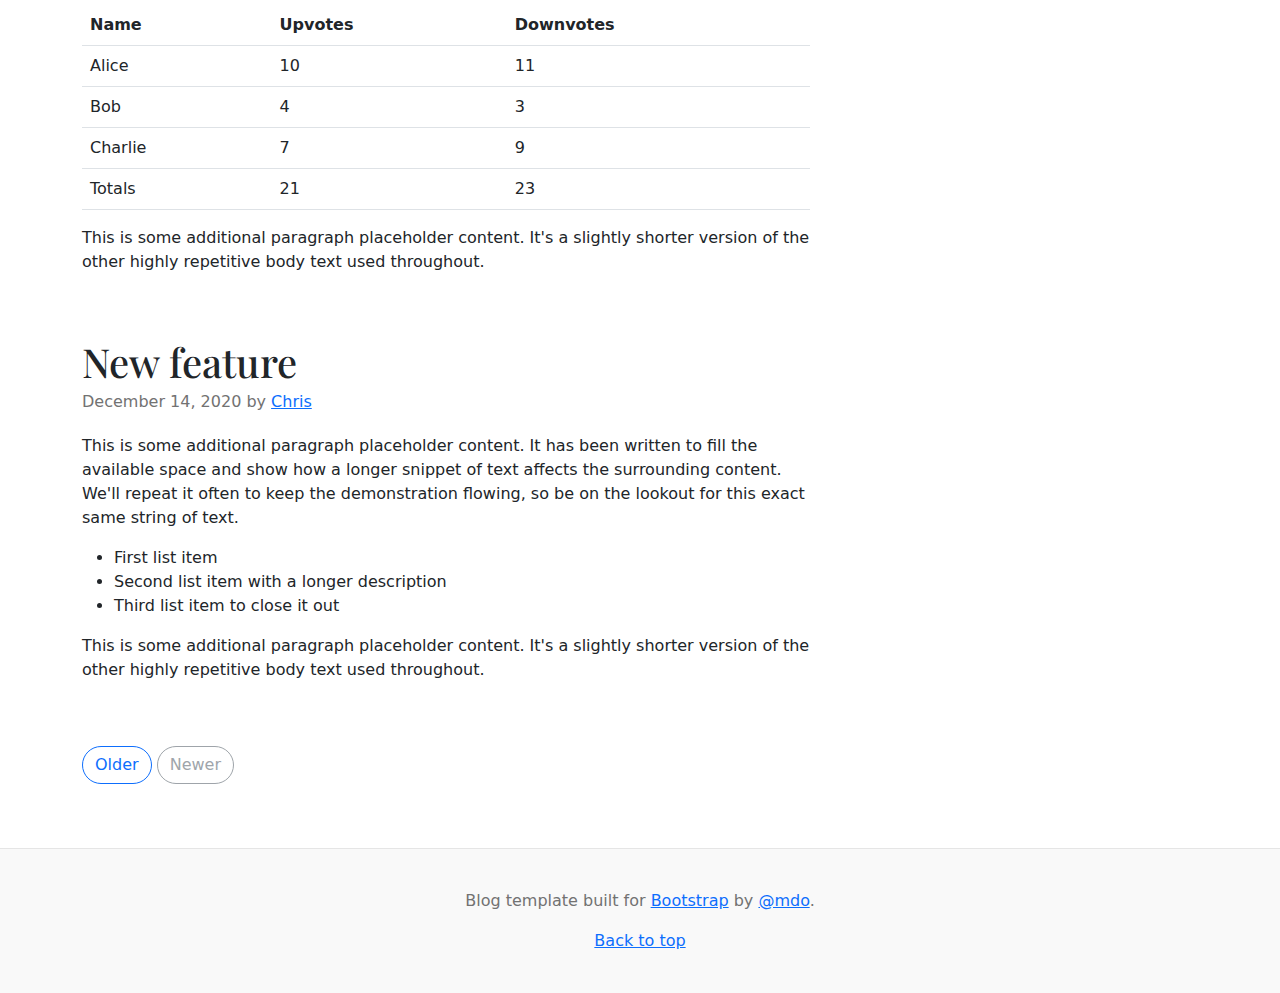
<file: bootstrap-5.2.2-examples/blog/index.html>
<!doctype html>
<html lang="en">
  <head>
    <meta charset="utf-8">
    <meta name="viewport" content="width=device-width, initial-scale=1">
    <meta name="description" content="">
    <meta name="author" content="Mark Otto, Jacob Thornton, and Bootstrap contributors">
    <meta name="generator" content="Hugo 0.104.2">
    <title>Blog Template · Bootstrap v5.2</title>

    <link rel="canonical" href="https://getbootstrap.com/docs/5.2/examples/blog/">

    

    

<link href="../assets/dist/css/bootstrap.min.css" rel="stylesheet">

    <style>
      .bd-placeholder-img {
        font-size: 1.125rem;
        text-anchor: middle;
        -webkit-user-select: none;
        -moz-user-select: none;
        user-select: none;
      }

      @media (min-width: 768px) {
        .bd-placeholder-img-lg {
          font-size: 3.5rem;
        }
      }

      .b-example-divider {
        height: 3rem;
        background-color: rgba(0, 0, 0, .1);
        border: solid rgba(0, 0, 0, .15);
        border-width: 1px 0;
        box-shadow: inset 0 .5em 1.5em rgba(0, 0, 0, .1), inset 0 .125em .5em rgba(0, 0, 0, .15);
      }

      .b-example-vr {
        flex-shrink: 0;
        width: 1.5rem;
        height: 100vh;
      }

      .bi {
        vertical-align: -.125em;
        fill: currentColor;
      }

      .nav-scroller {
        position: relative;
        z-index: 2;
        height: 2.75rem;
        overflow-y: hidden;
      }

      .nav-scroller .nav {
        display: flex;
        flex-wrap: nowrap;
        padding-bottom: 1rem;
        margin-top: -1px;
        overflow-x: auto;
        text-align: center;
        white-space: nowrap;
        -webkit-overflow-scrolling: touch;
      }
    </style>

    
    <!-- Custom styles for this template -->
    <link href="https://fonts.googleapis.com/css?family=Playfair&#43;Display:700,900&amp;display=swap" rel="stylesheet">
    <!-- Custom styles for this template -->
    <link href="blog.css" rel="stylesheet">
  </head>
  <body>
    
<div class="container">
  <header class="blog-header lh-1 py-3">
    <div class="row flex-nowrap justify-content-between align-items-center">
      <div class="col-4 pt-1">
        <a class="link-secondary" href="#">Subscribe</a>
      </div>
      <div class="col-4 text-center">
        <a class="blog-header-logo text-dark" href="#">Large</a>
      </div>
      <div class="col-4 d-flex justify-content-end align-items-center">
        <a class="link-secondary" href="#" aria-label="Search">
          <svg xmlns="http://www.w3.org/2000/svg" width="20" height="20" fill="none" stroke="currentColor" stroke-linecap="round" stroke-linejoin="round" stroke-width="2" class="mx-3" role="img" viewBox="0 0 24 24"><title>Search</title><circle cx="10.5" cy="10.5" r="7.5"/><path d="M21 21l-5.2-5.2"/></svg>
        </a>
        <a class="btn btn-sm btn-outline-secondary" href="#">Sign up</a>
      </div>
    </div>
  </header>

  <div class="nav-scroller py-1 mb-2">
    <nav class="nav d-flex justify-content-between">
      <a class="p-2 link-secondary" href="#">World</a>
      <a class="p-2 link-secondary" href="#">U.S.</a>
      <a class="p-2 link-secondary" href="#">Technology</a>
      <a class="p-2 link-secondary" href="#">Design</a>
      <a class="p-2 link-secondary" href="#">Culture</a>
      <a class="p-2 link-secondary" href="#">Business</a>
      <a class="p-2 link-secondary" href="#">Politics</a>
      <a class="p-2 link-secondary" href="#">Opinion</a>
      <a class="p-2 link-secondary" href="#">Science</a>
      <a class="p-2 link-secondary" href="#">Health</a>
      <a class="p-2 link-secondary" href="#">Style</a>
      <a class="p-2 link-secondary" href="#">Travel</a>
    </nav>
  </div>
</div>

<main class="container">
  <div class="p-4 p-md-5 mb-4 rounded text-bg-dark">
    <div class="col-md-6 px-0">
      <h1 class="display-4 fst-italic">Title of a longer featured blog post</h1>
      <p class="lead my-3">Multiple lines of text that form the lede, informing new readers quickly and efficiently about what’s most interesting in this post’s contents.</p>
      <p class="lead mb-0"><a href="#" class="text-white fw-bold">Continue reading...</a></p>
    </div>
  </div>

  <div class="row mb-2">
    <div class="col-md-6">
      <div class="row g-0 border rounded overflow-hidden flex-md-row mb-4 shadow-sm h-md-250 position-relative">
        <div class="col p-4 d-flex flex-column position-static">
          <strong class="d-inline-block mb-2 text-primary">World</strong>
          <h3 class="mb-0">Featured post</h3>
          <div class="mb-1 text-muted">Nov 12</div>
          <p class="card-text mb-auto">This is a wider card with supporting text below as a natural lead-in to additional content.</p>
          <a href="#" class="stretched-link">Continue reading</a>
        </div>
        <div class="col-auto d-none d-lg-block">
          <svg class="bd-placeholder-img" width="200" height="250" xmlns="http://www.w3.org/2000/svg" role="img" aria-label="Placeholder: Thumbnail" preserveAspectRatio="xMidYMid slice" focusable="false"><title>Placeholder</title><rect width="100%" height="100%" fill="#55595c"/><text x="50%" y="50%" fill="#eceeef" dy=".3em">Thumbnail</text></svg>

        </div>
      </div>
    </div>
    <div class="col-md-6">
      <div class="row g-0 border rounded overflow-hidden flex-md-row mb-4 shadow-sm h-md-250 position-relative">
        <div class="col p-4 d-flex flex-column position-static">
          <strong class="d-inline-block mb-2 text-success">Design</strong>
          <h3 class="mb-0">Post title</h3>
          <div class="mb-1 text-muted">Nov 11</div>
          <p class="mb-auto">This is a wider card with supporting text below as a natural lead-in to additional content.</p>
          <a href="#" class="stretched-link">Continue reading</a>
        </div>
        <div class="col-auto d-none d-lg-block">
          <svg class="bd-placeholder-img" width="200" height="250" xmlns="http://www.w3.org/2000/svg" role="img" aria-label="Placeholder: Thumbnail" preserveAspectRatio="xMidYMid slice" focusable="false"><title>Placeholder</title><rect width="100%" height="100%" fill="#55595c"/><text x="50%" y="50%" fill="#eceeef" dy=".3em">Thumbnail</text></svg>

        </div>
      </div>
    </div>
  </div>

  <div class="row g-5">
    <div class="col-md-8">
      <h3 class="pb-4 mb-4 fst-italic border-bottom">
        From the Firehose
      </h3>

      <article class="blog-post">
        <h2 class="blog-post-title mb-1">Sample blog post</h2>
        <p class="blog-post-meta">January 1, 2021 by <a href="#">Mark</a></p>

        <p>This blog post shows a few different types of content that’s supported and styled with Bootstrap. Basic typography, lists, tables, images, code, and more are all supported as expected.</p>
        <hr>
        <p>This is some additional paragraph placeholder content. It has been written to fill the available space and show how a longer snippet of text affects the surrounding content. We'll repeat it often to keep the demonstration flowing, so be on the lookout for this exact same string of text.</p>
        <h2>Blockquotes</h2>
        <p>This is an example blockquote in action:</p>
        <blockquote class="blockquote">
          <p>Quoted text goes here.</p>
        </blockquote>
        <p>This is some additional paragraph placeholder content. It has been written to fill the available space and show how a longer snippet of text affects the surrounding content. We'll repeat it often to keep the demonstration flowing, so be on the lookout for this exact same string of text.</p>
        <h3>Example lists</h3>
        <p>This is some additional paragraph placeholder content. It's a slightly shorter version of the other highly repetitive body text used throughout. This is an example unordered list:</p>
        <ul>
          <li>First list item</li>
          <li>Second list item with a longer description</li>
          <li>Third list item to close it out</li>
        </ul>
        <p>And this is an ordered list:</p>
        <ol>
          <li>First list item</li>
          <li>Second list item with a longer description</li>
          <li>Third list item to close it out</li>
        </ol>
        <p>And this is a definition list:</p>
        <dl>
          <dt>HyperText Markup Language (HTML)</dt>
          <dd>The language used to describe and define the content of a Web page</dd>
          <dt>Cascading Style Sheets (CSS)</dt>
          <dd>Used to describe the appearance of Web content</dd>
          <dt>JavaScript (JS)</dt>
          <dd>The programming language used to build advanced Web sites and applications</dd>
        </dl>
        <h2>Inline HTML elements</h2>
        <p>HTML defines a long list of available inline tags, a complete list of which can be found on the <a href="https://developer.mozilla.org/en-US/docs/Web/HTML/Element">Mozilla Developer Network</a>.</p>
        <ul>
          <li><strong>To bold text</strong>, use <code class="language-plaintext highlighter-rouge">&lt;strong&gt;</code>.</li>
          <li><em>To italicize text</em>, use <code class="language-plaintext highlighter-rouge">&lt;em&gt;</code>.</li>
          <li>Abbreviations, like <abbr title="HyperText Markup Language">HTML</abbr> should use <code class="language-plaintext highlighter-rouge">&lt;abbr&gt;</code>, with an optional <code class="language-plaintext highlighter-rouge">title</code> attribute for the full phrase.</li>
          <li>Citations, like <cite>— Mark Otto</cite>, should use <code class="language-plaintext highlighter-rouge">&lt;cite&gt;</code>.</li>
          <li><del>Deleted</del> text should use <code class="language-plaintext highlighter-rouge">&lt;del&gt;</code> and <ins>inserted</ins> text should use <code class="language-plaintext highlighter-rouge">&lt;ins&gt;</code>.</li>
          <li>Superscript <sup>text</sup> uses <code class="language-plaintext highlighter-rouge">&lt;sup&gt;</code> and subscript <sub>text</sub> uses <code class="language-plaintext highlighter-rouge">&lt;sub&gt;</code>.</li>
        </ul>
        <p>Most of these elements are styled by browsers with few modifications on our part.</p>
        <h2>Heading</h2>
        <p>This is some additional paragraph placeholder content. It has been written to fill the available space and show how a longer snippet of text affects the surrounding content. We'll repeat it often to keep the demonstration flowing, so be on the lookout for this exact same string of text.</p>
        <h3>Sub-heading</h3>
        <p>This is some additional paragraph placeholder content. It has been written to fill the available space and show how a longer snippet of text affects the surrounding content. We'll repeat it often to keep the demonstration flowing, so be on the lookout for this exact same string of text.</p>
        <pre><code>Example code block</code></pre>
        <p>This is some additional paragraph placeholder content. It's a slightly shorter version of the other highly repetitive body text used throughout.</p>
      </article>

      <article class="blog-post">
        <h2 class="blog-post-title mb-1">Another blog post</h2>
        <p class="blog-post-meta">December 23, 2020 by <a href="#">Jacob</a></p>

        <p>This is some additional paragraph placeholder content. It has been written to fill the available space and show how a longer snippet of text affects the surrounding content. We'll repeat it often to keep the demonstration flowing, so be on the lookout for this exact same string of text.</p>
        <blockquote>
          <p>Longer quote goes here, maybe with some <strong>emphasized text</strong> in the middle of it.</p>
        </blockquote>
        <p>This is some additional paragraph placeholder content. It has been written to fill the available space and show how a longer snippet of text affects the surrounding content. We'll repeat it often to keep the demonstration flowing, so be on the lookout for this exact same string of text.</p>
        <h3>Example table</h3>
        <p>And don't forget about tables in these posts:</p>
        <table class="table">
          <thead>
            <tr>
              <th>Name</th>
              <th>Upvotes</th>
              <th>Downvotes</th>
            </tr>
          </thead>
          <tbody>
            <tr>
              <td>Alice</td>
              <td>10</td>
              <td>11</td>
            </tr>
            <tr>
              <td>Bob</td>
              <td>4</td>
              <td>3</td>
            </tr>
            <tr>
              <td>Charlie</td>
              <td>7</td>
              <td>9</td>
            </tr>
          </tbody>
          <tfoot>
            <tr>
              <td>Totals</td>
              <td>21</td>
              <td>23</td>
            </tr>
          </tfoot>
        </table>

        <p>This is some additional paragraph placeholder content. It's a slightly shorter version of the other highly repetitive body text used throughout.</p>
      </article>

      <article class="blog-post">
        <h2 class="blog-post-title mb-1">New feature</h2>
        <p class="blog-post-meta">December 14, 2020 by <a href="#">Chris</a></p>

        <p>This is some additional paragraph placeholder content. It has been written to fill the available space and show how a longer snippet of text affects the surrounding content. We'll repeat it often to keep the demonstration flowing, so be on the lookout for this exact same string of text.</p>
        <ul>
          <li>First list item</li>
          <li>Second list item with a longer description</li>
          <li>Third list item to close it out</li>
        </ul>
        <p>This is some additional paragraph placeholder content. It's a slightly shorter version of the other highly repetitive body text used throughout.</p>
      </article>

      <nav class="blog-pagination" aria-label="Pagination">
        <a class="btn btn-outline-primary rounded-pill" href="#">Older</a>
        <a class="btn btn-outline-secondary rounded-pill disabled">Newer</a>
      </nav>

    </div>

    <div class="col-md-4">
      <div class="position-sticky" style="top: 2rem;">
        <div class="p-4 mb-3 bg-light rounded">
          <h4 class="fst-italic">About</h4>
          <p class="mb-0">Customize this section to tell your visitors a little bit about your publication, writers, content, or something else entirely. Totally up to you.</p>
        </div>

        <div class="p-4">
          <h4 class="fst-italic">Archives</h4>
          <ol class="list-unstyled mb-0">
            <li><a href="#">March 2021</a></li>
            <li><a href="#">February 2021</a></li>
            <li><a href="#">January 2021</a></li>
            <li><a href="#">December 2020</a></li>
            <li><a href="#">November 2020</a></li>
            <li><a href="#">October 2020</a></li>
            <li><a href="#">September 2020</a></li>
            <li><a href="#">August 2020</a></li>
            <li><a href="#">July 2020</a></li>
            <li><a href="#">June 2020</a></li>
            <li><a href="#">May 2020</a></li>
            <li><a href="#">April 2020</a></li>
          </ol>
        </div>

        <div class="p-4">
          <h4 class="fst-italic">Elsewhere</h4>
          <ol class="list-unstyled">
            <li><a href="#">GitHub</a></li>
            <li><a href="#">Twitter</a></li>
            <li><a href="#">Facebook</a></li>
          </ol>
        </div>
      </div>
    </div>
  </div>

</main>

<footer class="blog-footer">
  <p>Blog template built for <a href="https://getbootstrap.com/">Bootstrap</a> by <a href="https://twitter.com/mdo">@mdo</a>.</p>
  <p>
    <a href="#">Back to top</a>
  </p>
</footer>


    
  </body>
</html>
</file>
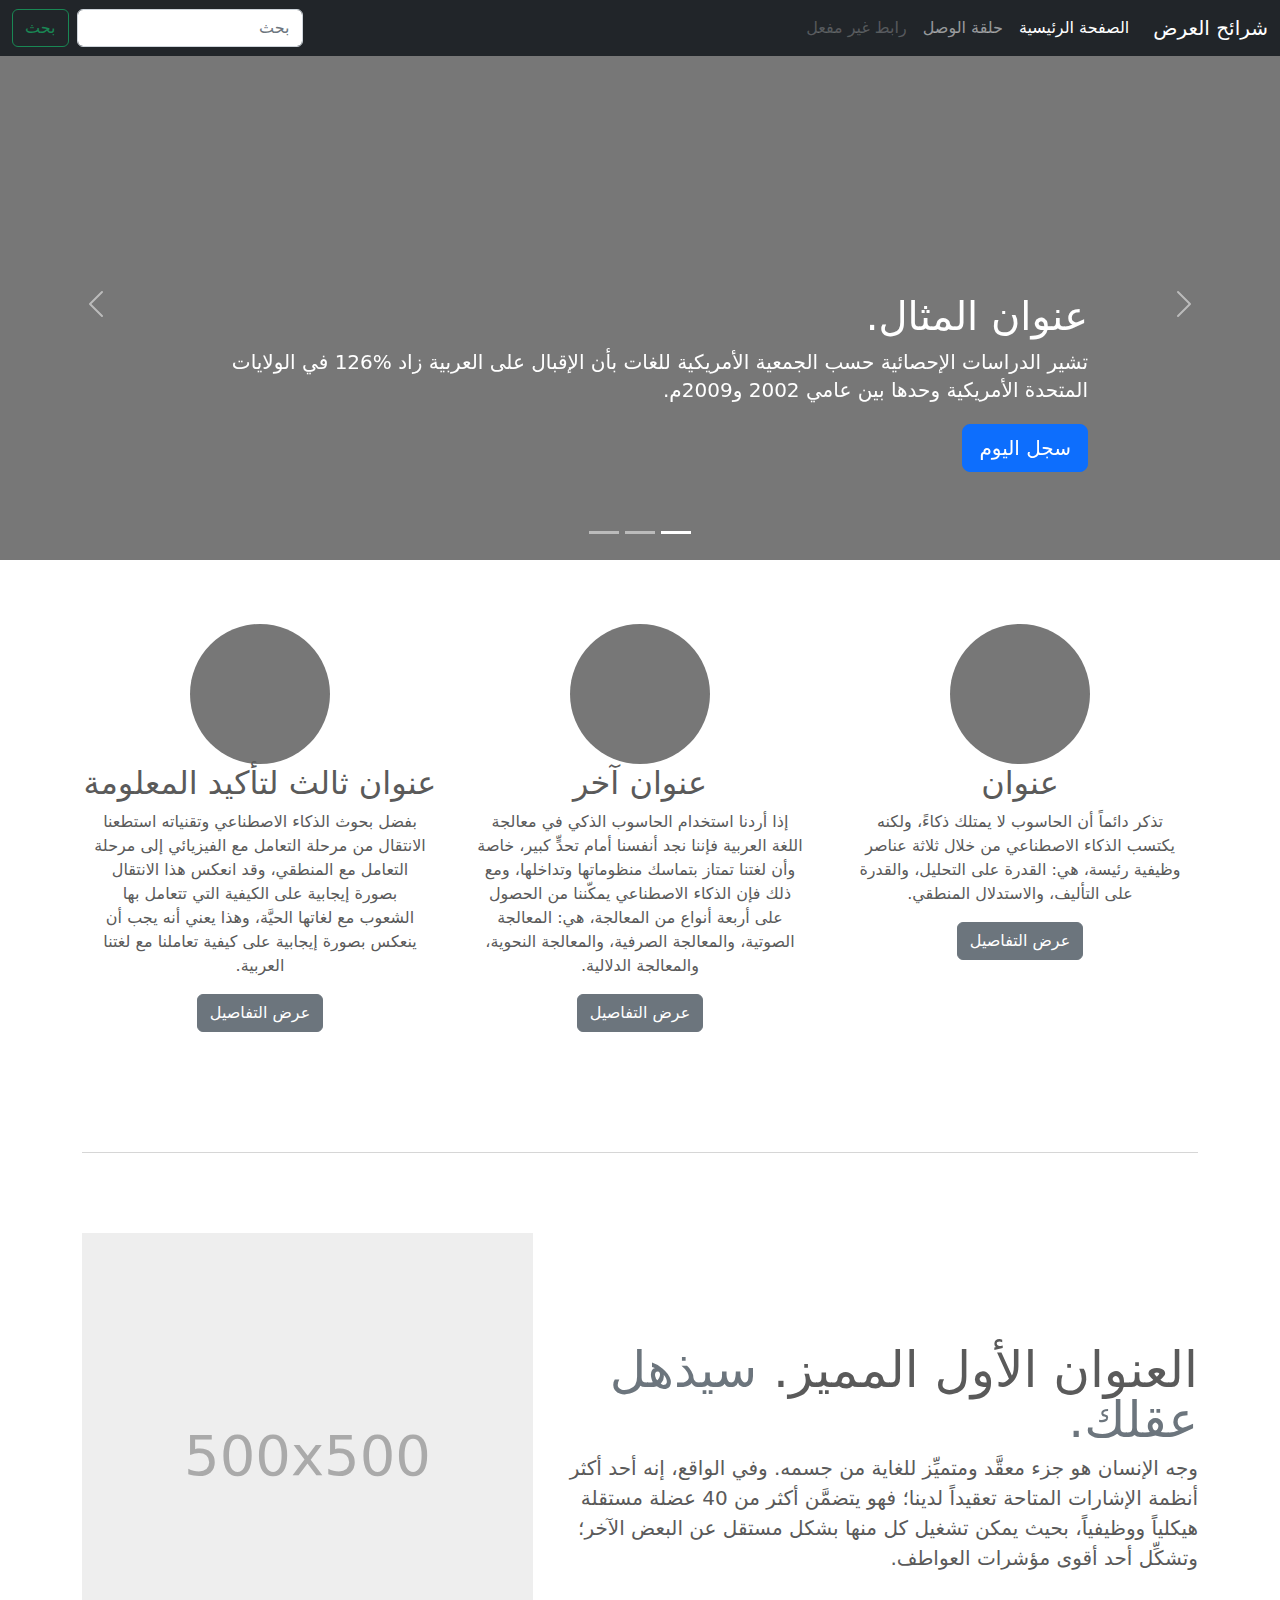
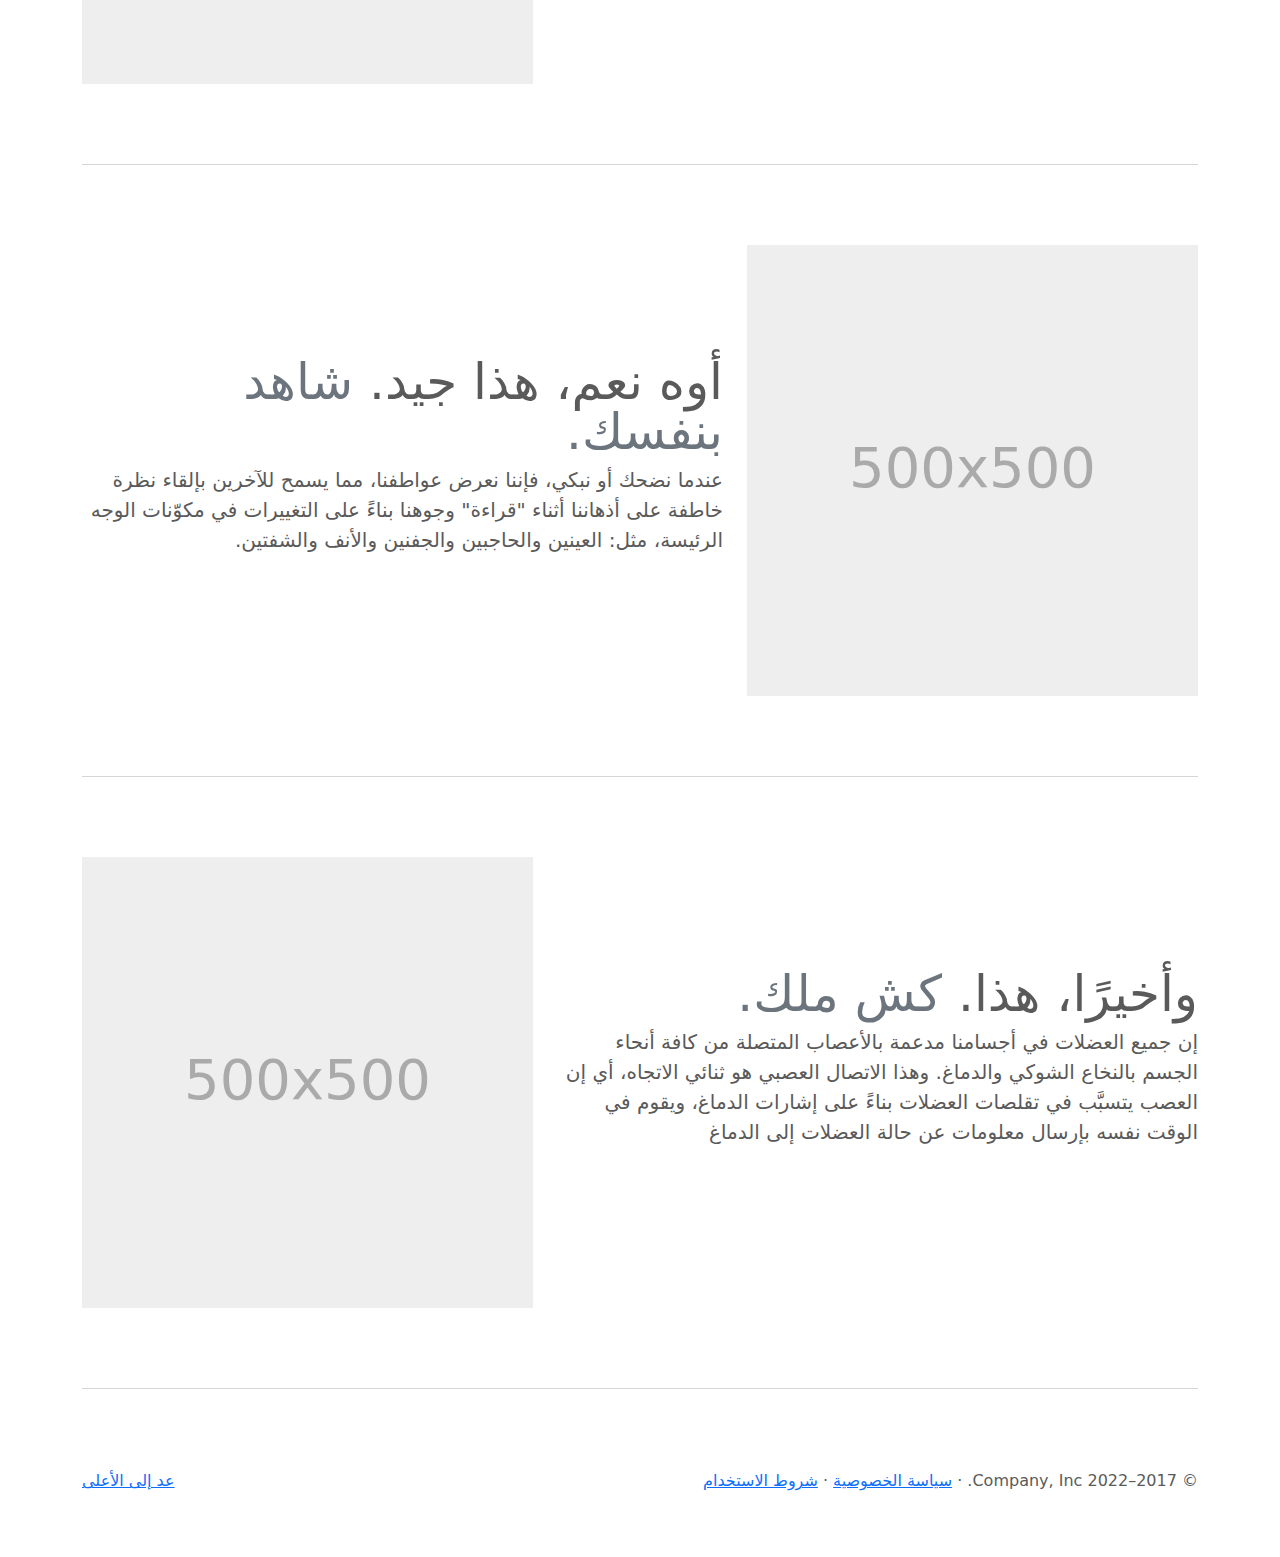
<file: bootstrap-5.2.2-examples/carousel-rtl/index.html>
<!doctype html>
<html lang="ar" dir="rtl">
  <head>
    <meta charset="utf-8">
    <meta name="viewport" content="width=device-width, initial-scale=1">
    <meta name="description" content="">
    <meta name="author" content="Mark Otto, Jacob Thornton, and Bootstrap contributors">
    <meta name="generator" content="Hugo 0.104.2">
    <title>قالب  شرائح العرض · Bootstrap v5.2</title>

    <link rel="canonical" href="https://getbootstrap.com/docs/5.2/examples/carousel-rtl/">

    

    

<link href="../assets/dist/css/bootstrap.rtl.min.css" rel="stylesheet">

    <style>
      .bd-placeholder-img {
        font-size: 1.125rem;
        text-anchor: middle;
        -webkit-user-select: none;
        -moz-user-select: none;
        user-select: none;
      }

      @media (min-width: 768px) {
        .bd-placeholder-img-lg {
          font-size: 3.5rem;
        }
      }

      .b-example-divider {
        height: 3rem;
        background-color: rgba(0, 0, 0, .1);
        border: solid rgba(0, 0, 0, .15);
        border-width: 1px 0;
        box-shadow: inset 0 .5em 1.5em rgba(0, 0, 0, .1), inset 0 .125em .5em rgba(0, 0, 0, .15);
      }

      .b-example-vr {
        flex-shrink: 0;
        width: 1.5rem;
        height: 100vh;
      }

      .bi {
        vertical-align: -.125em;
        fill: currentColor;
      }

      .nav-scroller {
        position: relative;
        z-index: 2;
        height: 2.75rem;
        overflow-y: hidden;
      }

      .nav-scroller .nav {
        display: flex;
        flex-wrap: nowrap;
        padding-bottom: 1rem;
        margin-top: -1px;
        overflow-x: auto;
        text-align: center;
        white-space: nowrap;
        -webkit-overflow-scrolling: touch;
      }
    </style>

    
    <!-- Custom styles for this template -->
    <link href="../carousel/carousel.rtl.css" rel="stylesheet">
  </head>
  <body>
    
<header>
  <nav class="navbar navbar-expand-md navbar-dark fixed-top bg-dark">
    <div class="container-fluid">
      <a class="navbar-brand" href="#">شرائح العرض</a>
      <button class="navbar-toggler" type="button" data-bs-toggle="collapse" data-bs-target="#navbarCollapse" aria-controls="navbarCollapse" aria-expanded="false" aria-label="تبديل التنقل">
        <span class="navbar-toggler-icon"></span>
      </button>
      <div class="collapse navbar-collapse" id="navbarCollapse">
        <ul class="navbar-nav me-auto mb-2 mb-md-0">
          <li class="nav-item">
            <a class="nav-link active" aria-current="page" href="#">الصفحة الرئيسية</a>
          </li>
          <li class="nav-item">
            <a class="nav-link" href="#">حلقة الوصل</a>
          </li>
          <li class="nav-item">
            <a class="nav-link disabled">رابط غير مفعل</a>
          </li>
        </ul>
        <form class="d-flex" role="search">
          <input class="form-control me-2" type="search" placeholder="بحث" aria-label="بحث">
          <button class="btn btn-outline-success" type="submit">بحث</button>
        </form>
      </div>
    </div>
  </nav>
</header>

<main>

  <div id="myCarousel" class="carousel slide" data-bs-ride="carousel">
    <div class="carousel-indicators">
      <button type="button" data-bs-target="#myCarousel" data-bs-slide-to="0" class="active" aria-current="true" aria-label="Slide 1"></button>
      <button type="button" data-bs-target="#myCarousel" data-bs-slide-to="1" aria-label="Slide 2"></button>
      <button type="button" data-bs-target="#myCarousel" data-bs-slide-to="2" aria-label="Slide 3"></button>
    </div>
    <div class="carousel-inner">
      <div class="carousel-item active">
        <svg class="bd-placeholder-img" width="100%" height="100%" xmlns="http://www.w3.org/2000/svg" aria-hidden="true" preserveAspectRatio="xMidYMid slice" focusable="false"><rect width="100%" height="100%" fill="#777"/></svg>

        <div class="container">
          <div class="carousel-caption text-start">
            <h1>عنوان المثال.</h1>
            <p>تشير الدراسات الإحصائية حسب الجمعية الأمريكية للغات بأن الإقبال على العربية زاد %126 في الولايات المتحدة الأمريكية وحدها بين عامي 2002 و2009م.</p>
            <p><a class="btn btn-lg btn-primary" href="#">سجل اليوم</a></p>
          </div>
        </div>
      </div>
      <div class="carousel-item">
        <svg class="bd-placeholder-img" width="100%" height="100%" xmlns="http://www.w3.org/2000/svg" aria-hidden="true" preserveAspectRatio="xMidYMid slice" focusable="false"><rect width="100%" height="100%" fill="#777"/></svg>

        <div class="container">
          <div class="carousel-caption">
            <h1>عنوان مثال آخر.</h1>
            <p>حسب المجلس الثقافي البريطاني فإن تعليم الإنجليزية داخل بريطانيا يسهم في تعزيز اقتصادها بما يتجاوز ملياري جنيه سنوياً، كما أنه وفر أكثر من 26 ألف وظيفة.</p>
            <p><a class="btn btn-lg btn-primary" href="#">أعرف أكثر</a></p>
          </div>
        </div>
      </div>
      <div class="carousel-item">
        <svg class="bd-placeholder-img" width="100%" height="100%" xmlns="http://www.w3.org/2000/svg" aria-hidden="true" preserveAspectRatio="xMidYMid slice" focusable="false"><rect width="100%" height="100%" fill="#777"/></svg>

        <div class="container">
          <div class="carousel-caption text-end">
            <h1>واحد أكثر لقياس جيد.</h1>
            <p>الإحصاءات لحجم الاستثمار اللغوي خارج بريطانيا تتفاوت من سنة لأخرى إلا أن المدير التنفيذي للمجلس الثقافي البريطاني إدي بايرز يرى أن استثمار تعليم الإنجليزية في الخارج لا يحسب على المستوى المالي فحسب بل على المستوى السياسي أيضاً.</p>
            <p><a class="btn btn-lg btn-primary" href="#">تصفح المعرض</a></p>
          </div>
        </div>
      </div>
    </div>
    <button class="carousel-control-prev" type="button" data-bs-target="#myCarousel" data-bs-slide="prev">
      <span class="carousel-control-prev-icon" aria-hidden="true"></span>
      <span class="visually-hidden">السابق</span>
    </button>
    <button class="carousel-control-next" type="button" data-bs-target="#myCarousel" data-bs-slide="next">
      <span class="carousel-control-next-icon" aria-hidden="true"></span>
      <span class="visually-hidden">التالي</span>
    </button>
  </div>


  <!-- Marketing messaging and featurettes
  ================================================== -->
  <!-- Wrap the rest of the page in another container to center all the content. -->

  <div class="container marketing">

    <!-- Three columns of text below the carousel -->
    <div class="row">
      <div class="col-lg-4">
        <svg class="bd-placeholder-img rounded-circle" width="140" height="140" xmlns="http://www.w3.org/2000/svg" role="img" aria-label="Placeholder: 140x140" preserveAspectRatio="xMidYMid slice" focusable="false"><title>Placeholder</title><rect width="100%" height="100%" fill="#777"/><text x="50%" y="50%" fill="#777" dy=".3em">140x140</text></svg>

        <h2 class="fw-normal">عنوان</h2>
        <p>تذكر دائماً أن الحاسوب لا يمتلك ذكاءً، ولكنه يكتسب الذكاء الاصطناعي من خلال ثلاثة عناصر وظيفية رئيسة، هي: القدرة على التحليل، والقدرة على التأليف، والاستدلال المنطقي.</p>
        <p><a class="btn btn-secondary" href="#">عرض التفاصيل</a></p>
      </div><!-- /.col-lg-4 -->
      <div class="col-lg-4">
        <svg class="bd-placeholder-img rounded-circle" width="140" height="140" xmlns="http://www.w3.org/2000/svg" role="img" aria-label="Placeholder: 140x140" preserveAspectRatio="xMidYMid slice" focusable="false"><title>Placeholder</title><rect width="100%" height="100%" fill="#777"/><text x="50%" y="50%" fill="#777" dy=".3em">140x140</text></svg>

        <h2 class="fw-normal">عنوان آخر</h2>
        <p>إذا أردنا استخدام الحاسوب الذكي في معالجة اللغة العربية فإننا نجد أنفسنا أمام تحدٍّ كبير، خاصة وأن لغتنا تمتاز بتماسك منظوماتها وتداخلها، ومع ذلك فإن الذكاء الاصطناعي يمكّننا من الحصول على أربعة أنواع من المعالجة، هي: المعالجة الصوتية، والمعالجة الصرفية، والمعالجة النحوية، والمعالجة الدلالية.</p>
        <p><a class="btn btn-secondary" href="#">عرض التفاصيل</a></p>
      </div><!-- /.col-lg-4 -->
      <div class="col-lg-4">
        <svg class="bd-placeholder-img rounded-circle" width="140" height="140" xmlns="http://www.w3.org/2000/svg" role="img" aria-label="Placeholder: 140x140" preserveAspectRatio="xMidYMid slice" focusable="false"><title>Placeholder</title><rect width="100%" height="100%" fill="#777"/><text x="50%" y="50%" fill="#777" dy=".3em">140x140</text></svg>

        <h2 class="fw-normal">عنوان ثالث لتأكيد المعلومة</h2>
        <p>بفضل بحوث الذكاء الاصطناعي وتقنياته استطعنا الانتقال من مرحلة التعامل مع الفيزيائي إلى مرحلة التعامل مع المنطقي، وقد انعكس هذا الانتقال بصورة إيجابية على الكيفية التي تتعامل بها الشعوب مع لغاتها الحيَّة، وهذا يعني أنه يجب أن ينعكس بصورة إيجابية على كيفية تعاملنا مع لغتنا العربية.</p>
        <p><a class="btn btn-secondary" href="#">عرض التفاصيل</a></p>
      </div><!-- /.col-lg-4 -->
    </div><!-- /.row -->


    <!-- START THE FEATURETTES -->

    <hr class="featurette-divider">

    <div class="row featurette">
      <div class="col-md-7">
        <h2 class="featurette-heading fw-normal lh-1">العنوان الأول المميز. <span class="text-muted"> سيذهل عقلك. </span></h2>
        <p class="lead">وجه الإنسان هو جزء معقَّد ومتميِّز للغاية من جسمه. وفي الواقع، إنه أحد أكثر أنظمة الإشارات المتاحة تعقيداً لدينا؛ فهو يتضمَّن أكثر من 40 عضلة مستقلة هيكلياً ووظيفياً، بحيث يمكن تشغيل كل منها بشكل مستقل عن البعض الآخر؛ وتشكِّل أحد أقوى مؤشرات العواطف.</p>
      </div>
      <div class="col-md-5">
        <svg class="bd-placeholder-img bd-placeholder-img-lg featurette-image img-fluid mx-auto" width="500" height="500" xmlns="http://www.w3.org/2000/svg" role="img" aria-label="Placeholder: 500x500" preserveAspectRatio="xMidYMid slice" focusable="false"><title>Placeholder</title><rect width="100%" height="100%" fill="#eee"/><text x="50%" y="50%" fill="#aaa" dy=".3em">500x500</text></svg>

      </div>
    </div>

    <hr class="featurette-divider">

    <div class="row featurette">
      <div class="col-md-7 order-md-2">
        <h2 class="featurette-heading fw-normal lh-1">أوه نعم، هذا جيد. <span class="text-muted"> شاهد بنفسك. </span></h2>
        <p class="lead">عندما نضحك أو نبكي، فإننا نعرض عواطفنا، مما يسمح للآخرين بإلقاء نظرة خاطفة على أذهاننا أثناء "قراءة" وجوهنا بناءً على التغييرات في مكوّنات الوجه الرئيسة، مثل: العينين والحاجبين والجفنين والأنف والشفتين.</p>
      </div>
      <div class="col-md-5 order-md-1">
        <svg class="bd-placeholder-img bd-placeholder-img-lg featurette-image img-fluid mx-auto" width="500" height="500" xmlns="http://www.w3.org/2000/svg" role="img" aria-label="Placeholder: 500x500" preserveAspectRatio="xMidYMid slice" focusable="false"><title>Placeholder</title><rect width="100%" height="100%" fill="#eee"/><text x="50%" y="50%" fill="#aaa" dy=".3em">500x500</text></svg>

      </div>
    </div>

    <hr class="featurette-divider">

    <div class="row featurette">
      <div class="col-md-7">
        <h2 class="featurette-heading fw-normal lh-1">وأخيرًا، هذا. <span class="text-muted"> كش ملك. </span></h2>
        <p class="lead">إن جميع العضلات في أجسامنا مدعمة بالأعصاب المتصلة من كافة أنحاء الجسم بالنخاع الشوكي والدماغ. وهذا الاتصال العصبي هو ثنائي الاتجاه، أي إن العصب يتسبَّب في تقلصات العضلات بناءً على إشارات الدماغ، ويقوم في الوقت نفسه بإرسال معلومات عن حالة العضلات إلى الدماغ</p>
      </div>
      <div class="col-md-5">
        <svg class="bd-placeholder-img bd-placeholder-img-lg featurette-image img-fluid mx-auto" width="500" height="500" xmlns="http://www.w3.org/2000/svg" role="img" aria-label="Placeholder: 500x500" preserveAspectRatio="xMidYMid slice" focusable="false"><title>Placeholder</title><rect width="100%" height="100%" fill="#eee"/><text x="50%" y="50%" fill="#aaa" dy=".3em">500x500</text></svg>

      </div>
    </div>

    <hr class="featurette-divider">

    <!-- /END THE FEATURETTES -->

  </div><!-- /.container -->


  <!-- FOOTER -->
  <footer class="container">
    <p class="float-end"><a href="#">عد إلى الأعلى</a></p>
    <p>&copy; 2017–2022 Company, Inc. &middot; <a href="#">سياسة الخصوصية</a> &middot; <a href="#">شروط الاستخدام</a></p>
  </footer>
</main>


    <script src="../assets/dist/js/bootstrap.bundle.min.js"></script>

      
  </body>
</html>
</file>
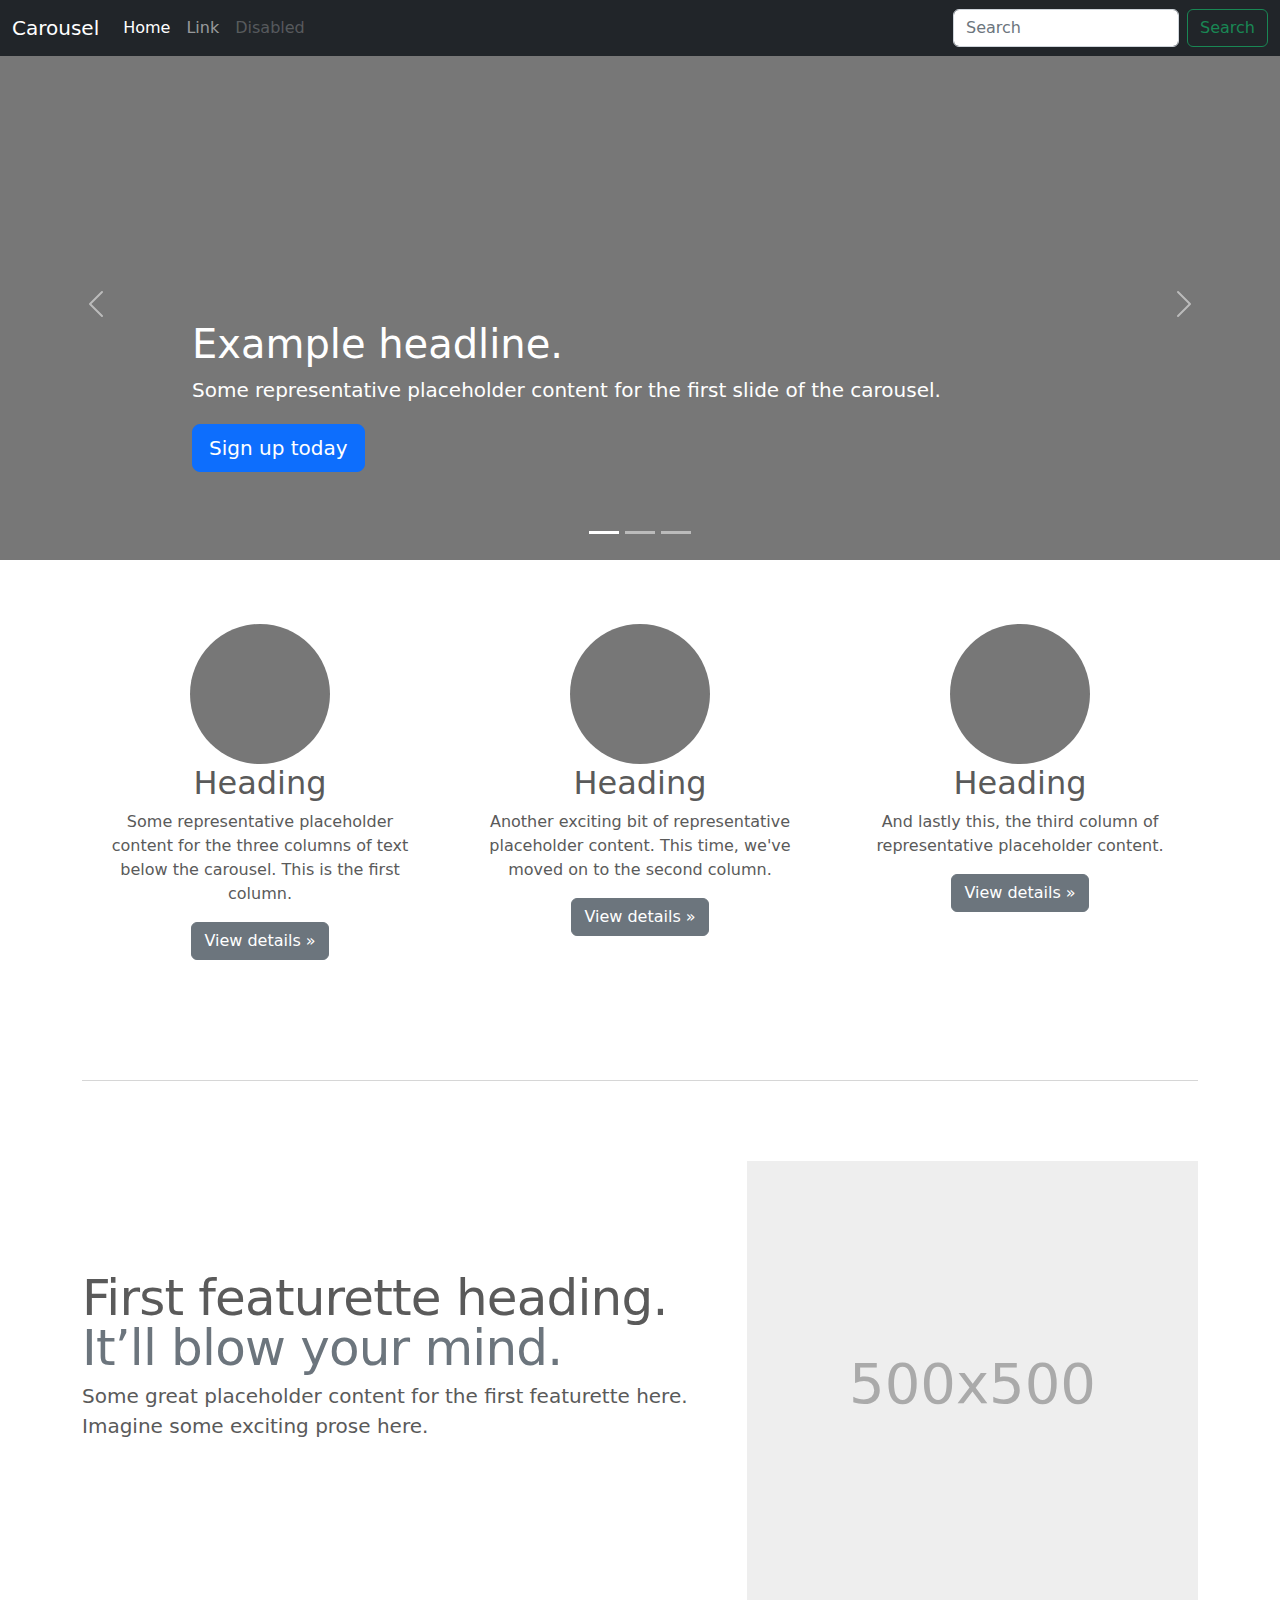
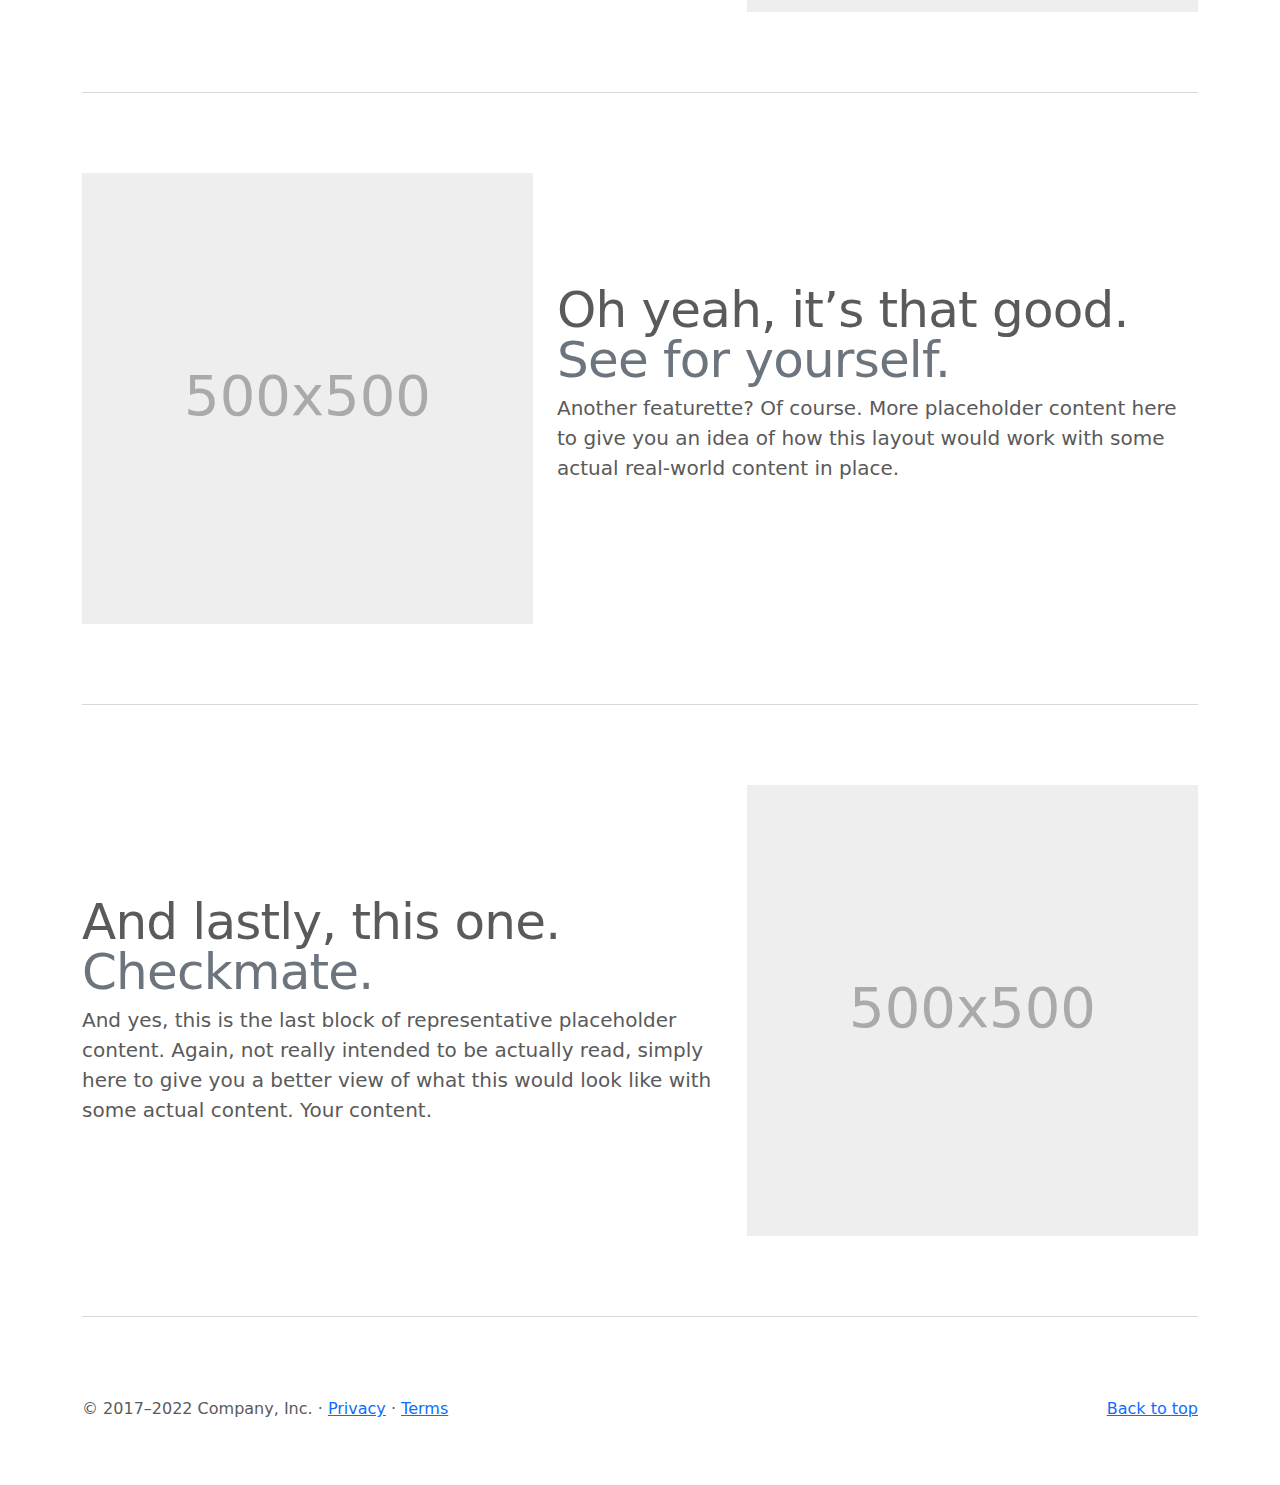
<file: bootstrap-5.2.2-examples/carousel/index.html>
<!doctype html>
<html lang="en">
  <head>
    <meta charset="utf-8">
    <meta name="viewport" content="width=device-width, initial-scale=1">
    <meta name="description" content="">
    <meta name="author" content="Mark Otto, Jacob Thornton, and Bootstrap contributors">
    <meta name="generator" content="Hugo 0.104.2">
    <title>Carousel Template · Bootstrap v5.2</title>

    <link rel="canonical" href="https://getbootstrap.com/docs/5.2/examples/carousel/">

    

    

<link href="../assets/dist/css/bootstrap.min.css" rel="stylesheet">

    <style>
      .bd-placeholder-img {
        font-size: 1.125rem;
        text-anchor: middle;
        -webkit-user-select: none;
        -moz-user-select: none;
        user-select: none;
      }

      @media (min-width: 768px) {
        .bd-placeholder-img-lg {
          font-size: 3.5rem;
        }
      }

      .b-example-divider {
        height: 3rem;
        background-color: rgba(0, 0, 0, .1);
        border: solid rgba(0, 0, 0, .15);
        border-width: 1px 0;
        box-shadow: inset 0 .5em 1.5em rgba(0, 0, 0, .1), inset 0 .125em .5em rgba(0, 0, 0, .15);
      }

      .b-example-vr {
        flex-shrink: 0;
        width: 1.5rem;
        height: 100vh;
      }

      .bi {
        vertical-align: -.125em;
        fill: currentColor;
      }

      .nav-scroller {
        position: relative;
        z-index: 2;
        height: 2.75rem;
        overflow-y: hidden;
      }

      .nav-scroller .nav {
        display: flex;
        flex-wrap: nowrap;
        padding-bottom: 1rem;
        margin-top: -1px;
        overflow-x: auto;
        text-align: center;
        white-space: nowrap;
        -webkit-overflow-scrolling: touch;
      }
    </style>

    
    <!-- Custom styles for this template -->
    <link href="carousel.css" rel="stylesheet">
  </head>
  <body>
    
<header>
  <nav class="navbar navbar-expand-md navbar-dark fixed-top bg-dark">
    <div class="container-fluid">
      <a class="navbar-brand" href="#">Carousel</a>
      <button class="navbar-toggler" type="button" data-bs-toggle="collapse" data-bs-target="#navbarCollapse" aria-controls="navbarCollapse" aria-expanded="false" aria-label="Toggle navigation">
        <span class="navbar-toggler-icon"></span>
      </button>
      <div class="collapse navbar-collapse" id="navbarCollapse">
        <ul class="navbar-nav me-auto mb-2 mb-md-0">
          <li class="nav-item">
            <a class="nav-link active" aria-current="page" href="#">Home</a>
          </li>
          <li class="nav-item">
            <a class="nav-link" href="#">Link</a>
          </li>
          <li class="nav-item">
            <a class="nav-link disabled">Disabled</a>
          </li>
        </ul>
        <form class="d-flex" role="search">
          <input class="form-control me-2" type="search" placeholder="Search" aria-label="Search">
          <button class="btn btn-outline-success" type="submit">Search</button>
        </form>
      </div>
    </div>
  </nav>
</header>

<main>

  <div id="myCarousel" class="carousel slide" data-bs-ride="carousel">
    <div class="carousel-indicators">
      <button type="button" data-bs-target="#myCarousel" data-bs-slide-to="0" class="active" aria-current="true" aria-label="Slide 1"></button>
      <button type="button" data-bs-target="#myCarousel" data-bs-slide-to="1" aria-label="Slide 2"></button>
      <button type="button" data-bs-target="#myCarousel" data-bs-slide-to="2" aria-label="Slide 3"></button>
    </div>
    <div class="carousel-inner">
      <div class="carousel-item active">
        <svg class="bd-placeholder-img" width="100%" height="100%" xmlns="http://www.w3.org/2000/svg" aria-hidden="true" preserveAspectRatio="xMidYMid slice" focusable="false"><rect width="100%" height="100%" fill="#777"/></svg>

        <div class="container">
          <div class="carousel-caption text-start">
            <h1>Example headline.</h1>
            <p>Some representative placeholder content for the first slide of the carousel.</p>
            <p><a class="btn btn-lg btn-primary" href="#">Sign up today</a></p>
          </div>
        </div>
      </div>
      <div class="carousel-item">
        <svg class="bd-placeholder-img" width="100%" height="100%" xmlns="http://www.w3.org/2000/svg" aria-hidden="true" preserveAspectRatio="xMidYMid slice" focusable="false"><rect width="100%" height="100%" fill="#777"/></svg>

        <div class="container">
          <div class="carousel-caption">
            <h1>Another example headline.</h1>
            <p>Some representative placeholder content for the second slide of the carousel.</p>
            <p><a class="btn btn-lg btn-primary" href="#">Learn more</a></p>
          </div>
        </div>
      </div>
      <div class="carousel-item">
        <svg class="bd-placeholder-img" width="100%" height="100%" xmlns="http://www.w3.org/2000/svg" aria-hidden="true" preserveAspectRatio="xMidYMid slice" focusable="false"><rect width="100%" height="100%" fill="#777"/></svg>

        <div class="container">
          <div class="carousel-caption text-end">
            <h1>One more for good measure.</h1>
            <p>Some representative placeholder content for the third slide of this carousel.</p>
            <p><a class="btn btn-lg btn-primary" href="#">Browse gallery</a></p>
          </div>
        </div>
      </div>
    </div>
    <button class="carousel-control-prev" type="button" data-bs-target="#myCarousel" data-bs-slide="prev">
      <span class="carousel-control-prev-icon" aria-hidden="true"></span>
      <span class="visually-hidden">Previous</span>
    </button>
    <button class="carousel-control-next" type="button" data-bs-target="#myCarousel" data-bs-slide="next">
      <span class="carousel-control-next-icon" aria-hidden="true"></span>
      <span class="visually-hidden">Next</span>
    </button>
  </div>


  <!-- Marketing messaging and featurettes
  ================================================== -->
  <!-- Wrap the rest of the page in another container to center all the content. -->

  <div class="container marketing">

    <!-- Three columns of text below the carousel -->
    <div class="row">
      <div class="col-lg-4">
        <svg class="bd-placeholder-img rounded-circle" width="140" height="140" xmlns="http://www.w3.org/2000/svg" role="img" aria-label="Placeholder: 140x140" preserveAspectRatio="xMidYMid slice" focusable="false"><title>Placeholder</title><rect width="100%" height="100%" fill="#777"/><text x="50%" y="50%" fill="#777" dy=".3em">140x140</text></svg>

        <h2 class="fw-normal">Heading</h2>
        <p>Some representative placeholder content for the three columns of text below the carousel. This is the first column.</p>
        <p><a class="btn btn-secondary" href="#">View details &raquo;</a></p>
      </div><!-- /.col-lg-4 -->
      <div class="col-lg-4">
        <svg class="bd-placeholder-img rounded-circle" width="140" height="140" xmlns="http://www.w3.org/2000/svg" role="img" aria-label="Placeholder: 140x140" preserveAspectRatio="xMidYMid slice" focusable="false"><title>Placeholder</title><rect width="100%" height="100%" fill="#777"/><text x="50%" y="50%" fill="#777" dy=".3em">140x140</text></svg>

        <h2 class="fw-normal">Heading</h2>
        <p>Another exciting bit of representative placeholder content. This time, we've moved on to the second column.</p>
        <p><a class="btn btn-secondary" href="#">View details &raquo;</a></p>
      </div><!-- /.col-lg-4 -->
      <div class="col-lg-4">
        <svg class="bd-placeholder-img rounded-circle" width="140" height="140" xmlns="http://www.w3.org/2000/svg" role="img" aria-label="Placeholder: 140x140" preserveAspectRatio="xMidYMid slice" focusable="false"><title>Placeholder</title><rect width="100%" height="100%" fill="#777"/><text x="50%" y="50%" fill="#777" dy=".3em">140x140</text></svg>

        <h2 class="fw-normal">Heading</h2>
        <p>And lastly this, the third column of representative placeholder content.</p>
        <p><a class="btn btn-secondary" href="#">View details &raquo;</a></p>
      </div><!-- /.col-lg-4 -->
    </div><!-- /.row -->


    <!-- START THE FEATURETTES -->

    <hr class="featurette-divider">

    <div class="row featurette">
      <div class="col-md-7">
        <h2 class="featurette-heading fw-normal lh-1">First featurette heading. <span class="text-muted">It’ll blow your mind.</span></h2>
        <p class="lead">Some great placeholder content for the first featurette here. Imagine some exciting prose here.</p>
      </div>
      <div class="col-md-5">
        <svg class="bd-placeholder-img bd-placeholder-img-lg featurette-image img-fluid mx-auto" width="500" height="500" xmlns="http://www.w3.org/2000/svg" role="img" aria-label="Placeholder: 500x500" preserveAspectRatio="xMidYMid slice" focusable="false"><title>Placeholder</title><rect width="100%" height="100%" fill="#eee"/><text x="50%" y="50%" fill="#aaa" dy=".3em">500x500</text></svg>

      </div>
    </div>

    <hr class="featurette-divider">

    <div class="row featurette">
      <div class="col-md-7 order-md-2">
        <h2 class="featurette-heading fw-normal lh-1">Oh yeah, it’s that good. <span class="text-muted">See for yourself.</span></h2>
        <p class="lead">Another featurette? Of course. More placeholder content here to give you an idea of how this layout would work with some actual real-world content in place.</p>
      </div>
      <div class="col-md-5 order-md-1">
        <svg class="bd-placeholder-img bd-placeholder-img-lg featurette-image img-fluid mx-auto" width="500" height="500" xmlns="http://www.w3.org/2000/svg" role="img" aria-label="Placeholder: 500x500" preserveAspectRatio="xMidYMid slice" focusable="false"><title>Placeholder</title><rect width="100%" height="100%" fill="#eee"/><text x="50%" y="50%" fill="#aaa" dy=".3em">500x500</text></svg>

      </div>
    </div>

    <hr class="featurette-divider">

    <div class="row featurette">
      <div class="col-md-7">
        <h2 class="featurette-heading fw-normal lh-1">And lastly, this one. <span class="text-muted">Checkmate.</span></h2>
        <p class="lead">And yes, this is the last block of representative placeholder content. Again, not really intended to be actually read, simply here to give you a better view of what this would look like with some actual content. Your content.</p>
      </div>
      <div class="col-md-5">
        <svg class="bd-placeholder-img bd-placeholder-img-lg featurette-image img-fluid mx-auto" width="500" height="500" xmlns="http://www.w3.org/2000/svg" role="img" aria-label="Placeholder: 500x500" preserveAspectRatio="xMidYMid slice" focusable="false"><title>Placeholder</title><rect width="100%" height="100%" fill="#eee"/><text x="50%" y="50%" fill="#aaa" dy=".3em">500x500</text></svg>

      </div>
    </div>

    <hr class="featurette-divider">

    <!-- /END THE FEATURETTES -->

  </div><!-- /.container -->


  <!-- FOOTER -->
  <footer class="container">
    <p class="float-end"><a href="#">Back to top</a></p>
    <p>&copy; 2017–2022 Company, Inc. &middot; <a href="#">Privacy</a> &middot; <a href="#">Terms</a></p>
  </footer>
</main>


    <script src="../assets/dist/js/bootstrap.bundle.min.js"></script>

      
  </body>
</html>
</file>
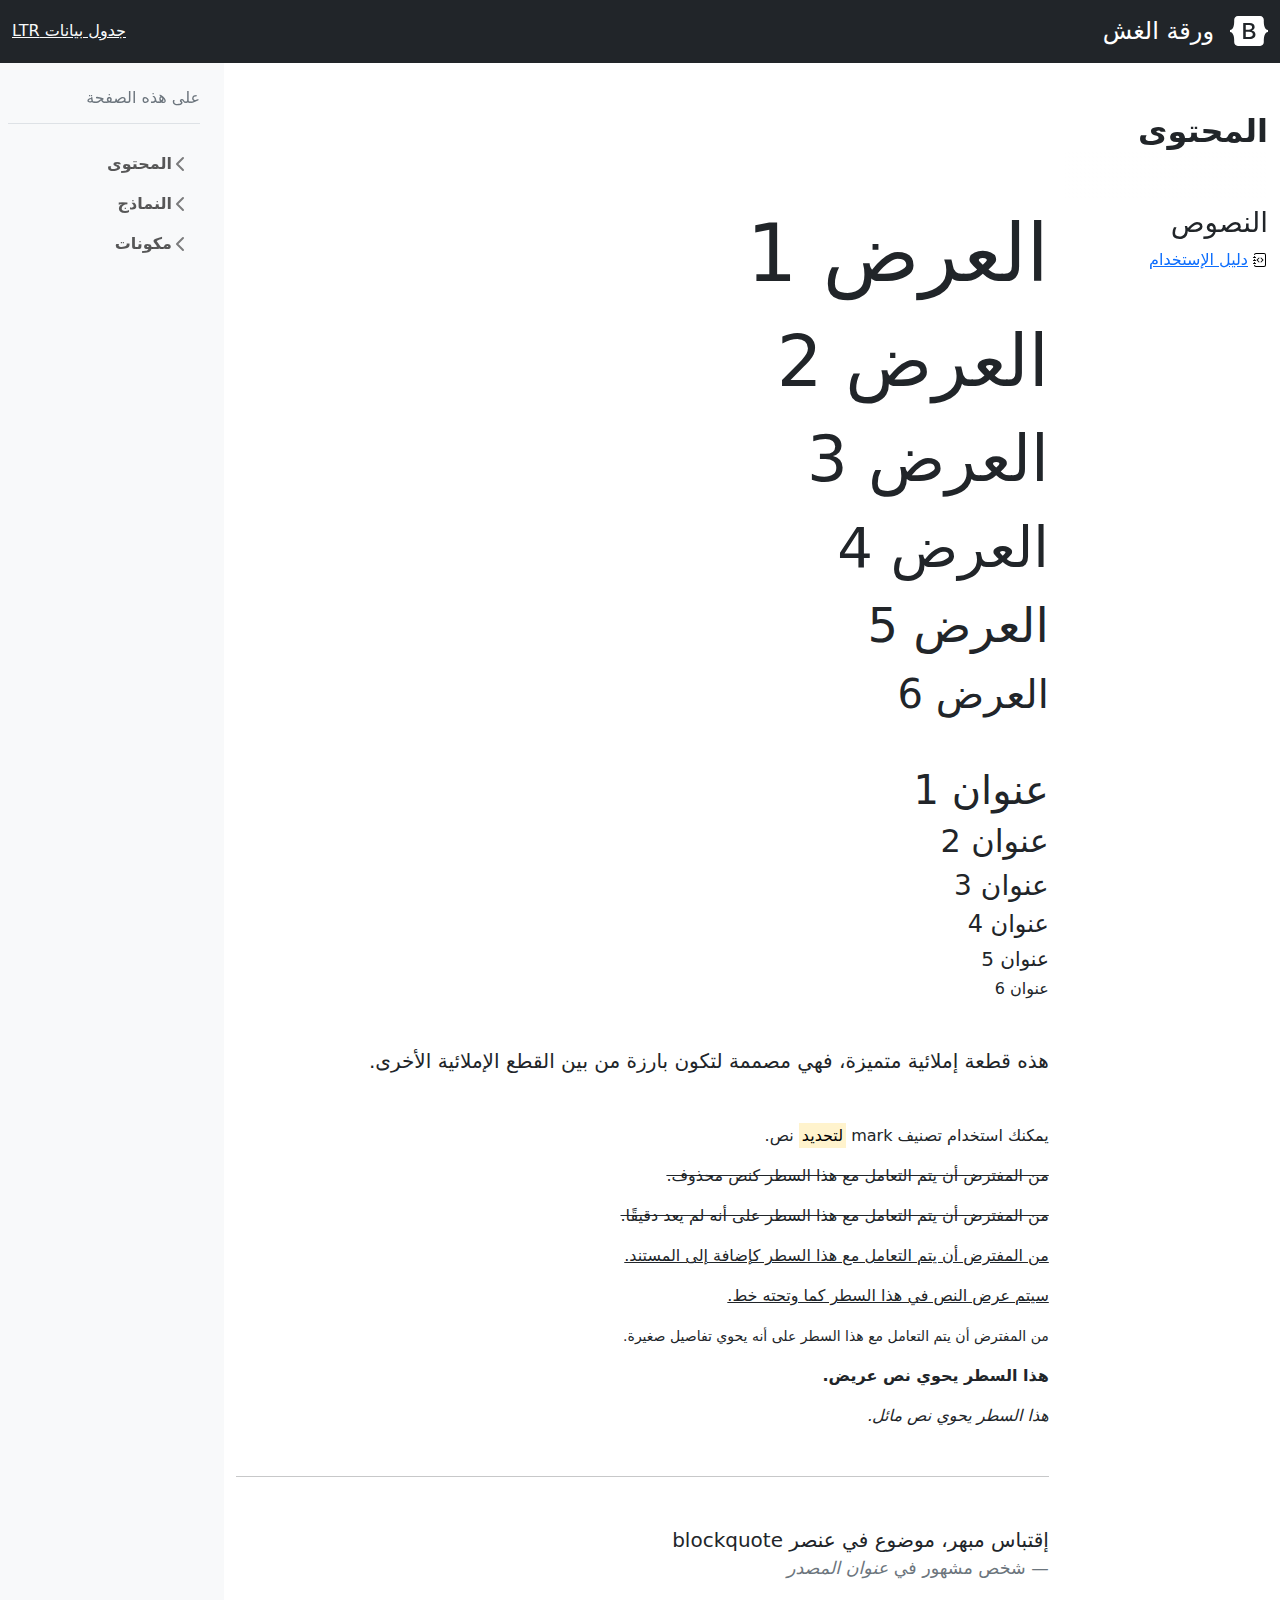
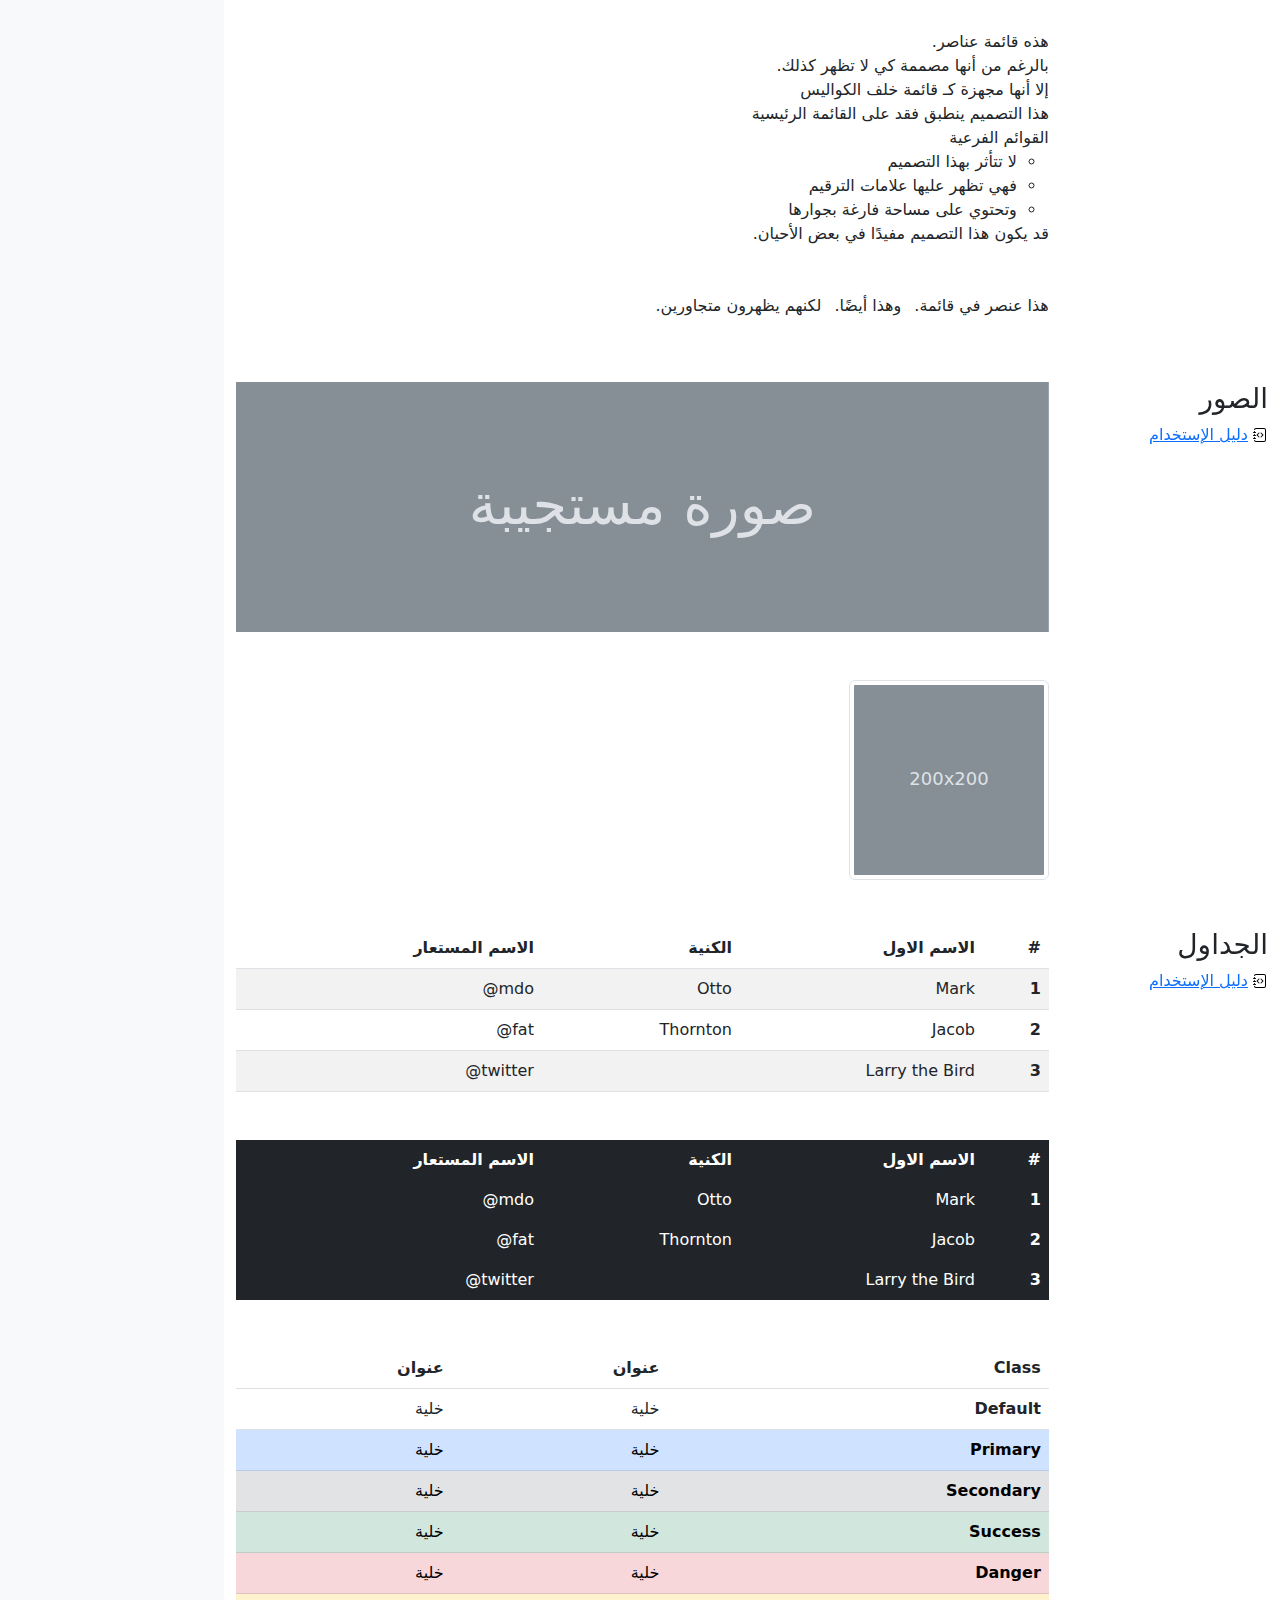
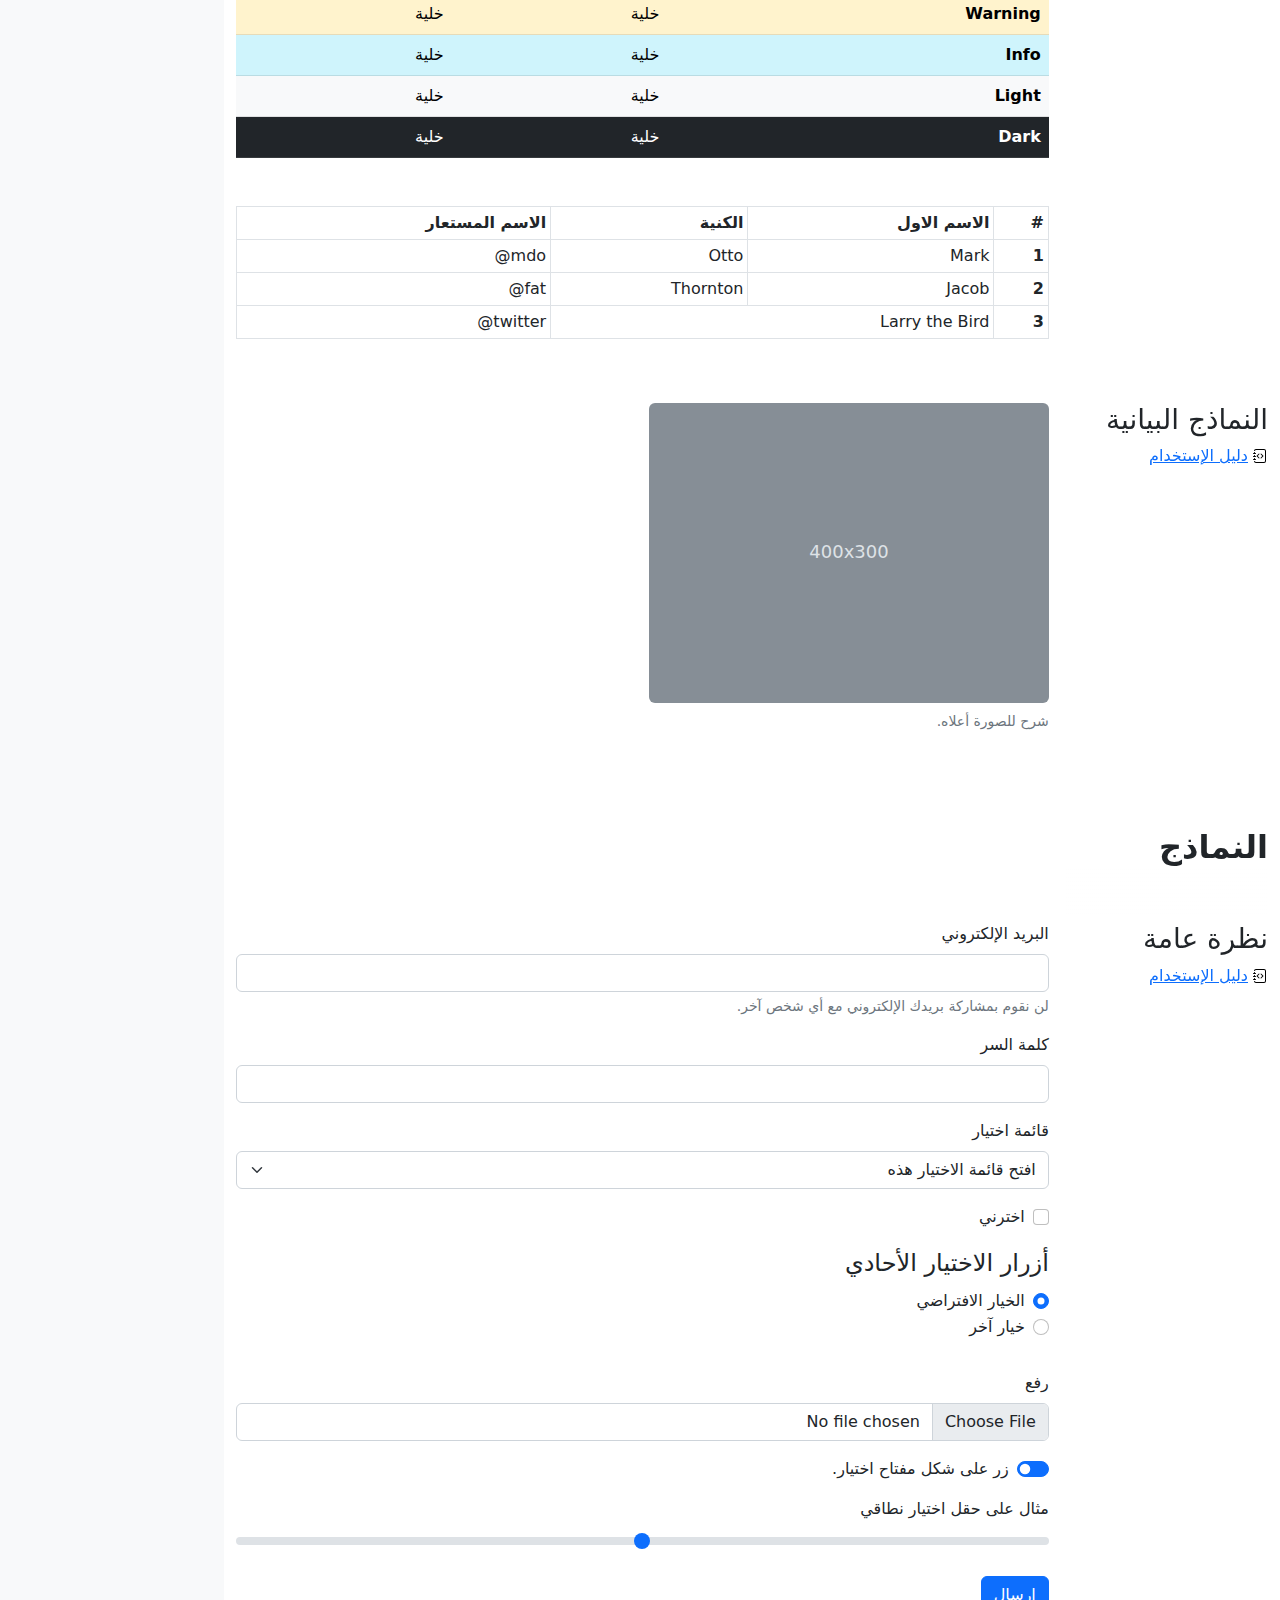
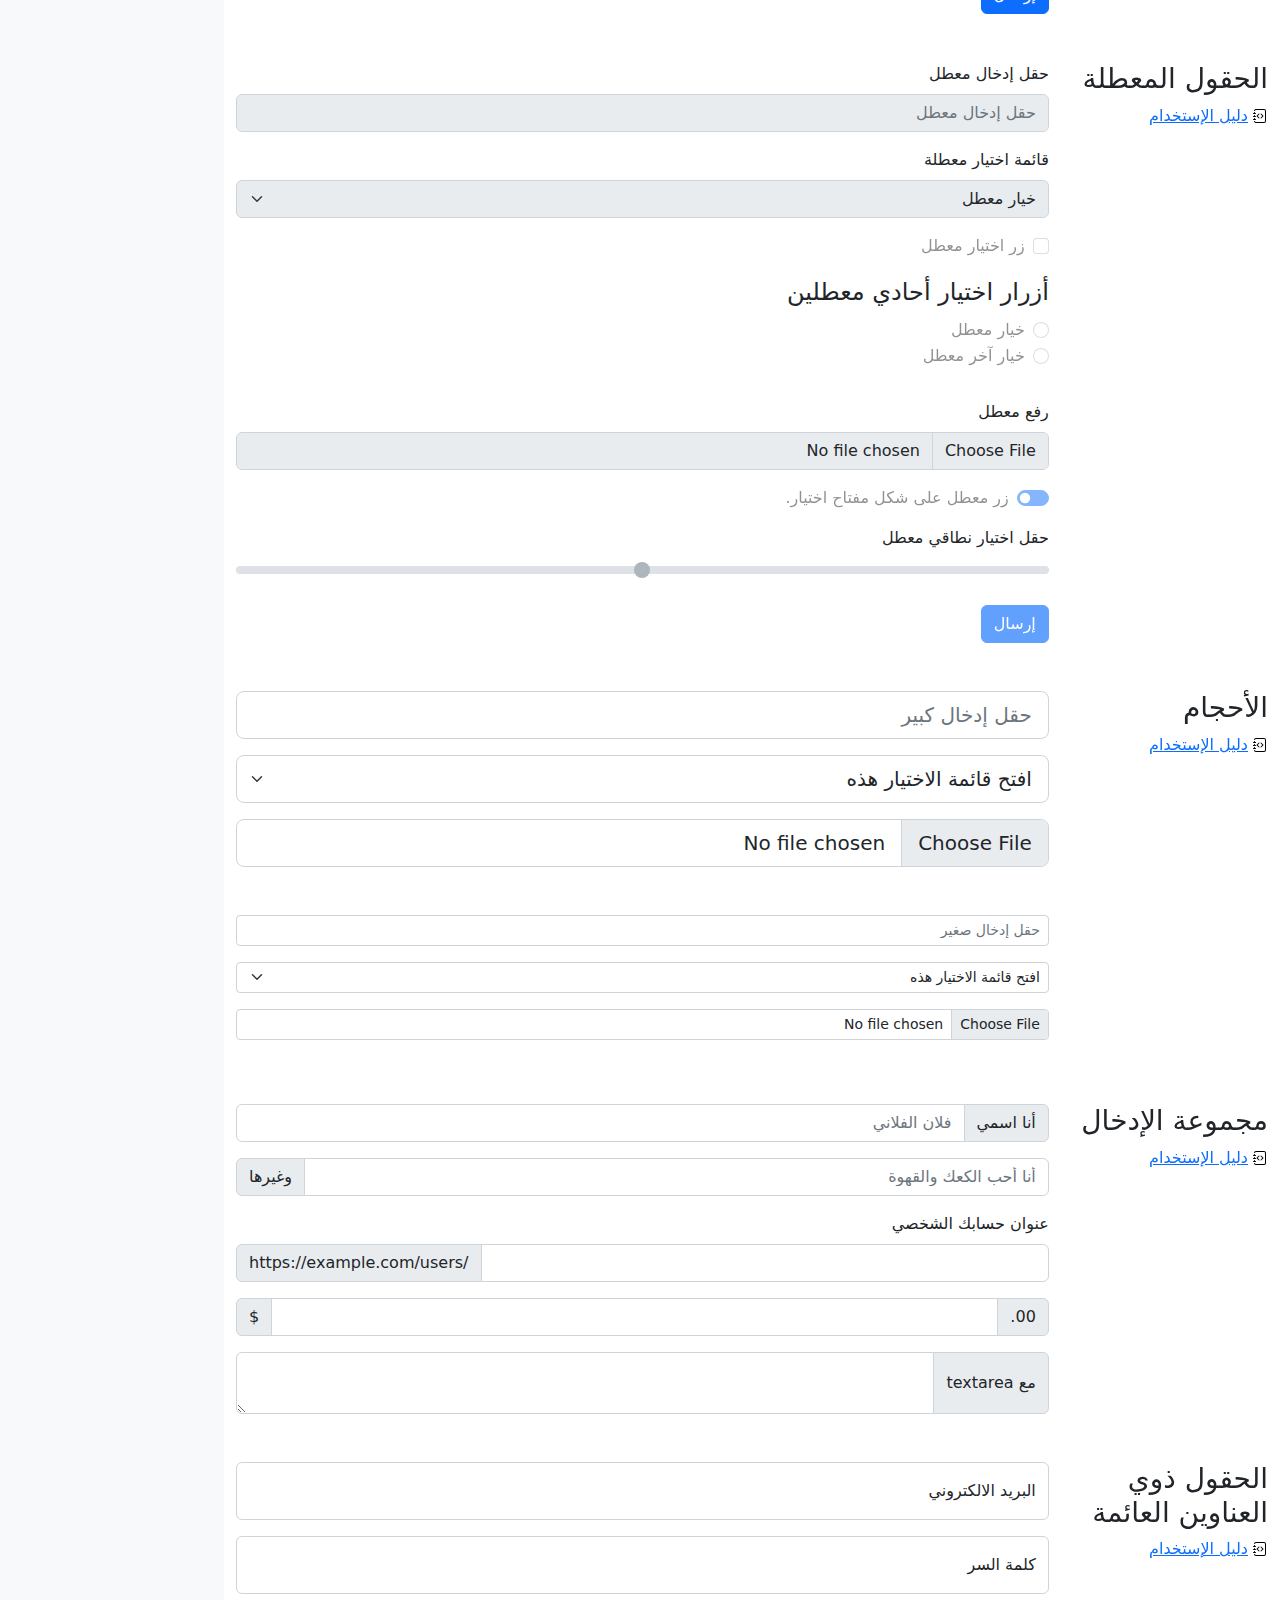
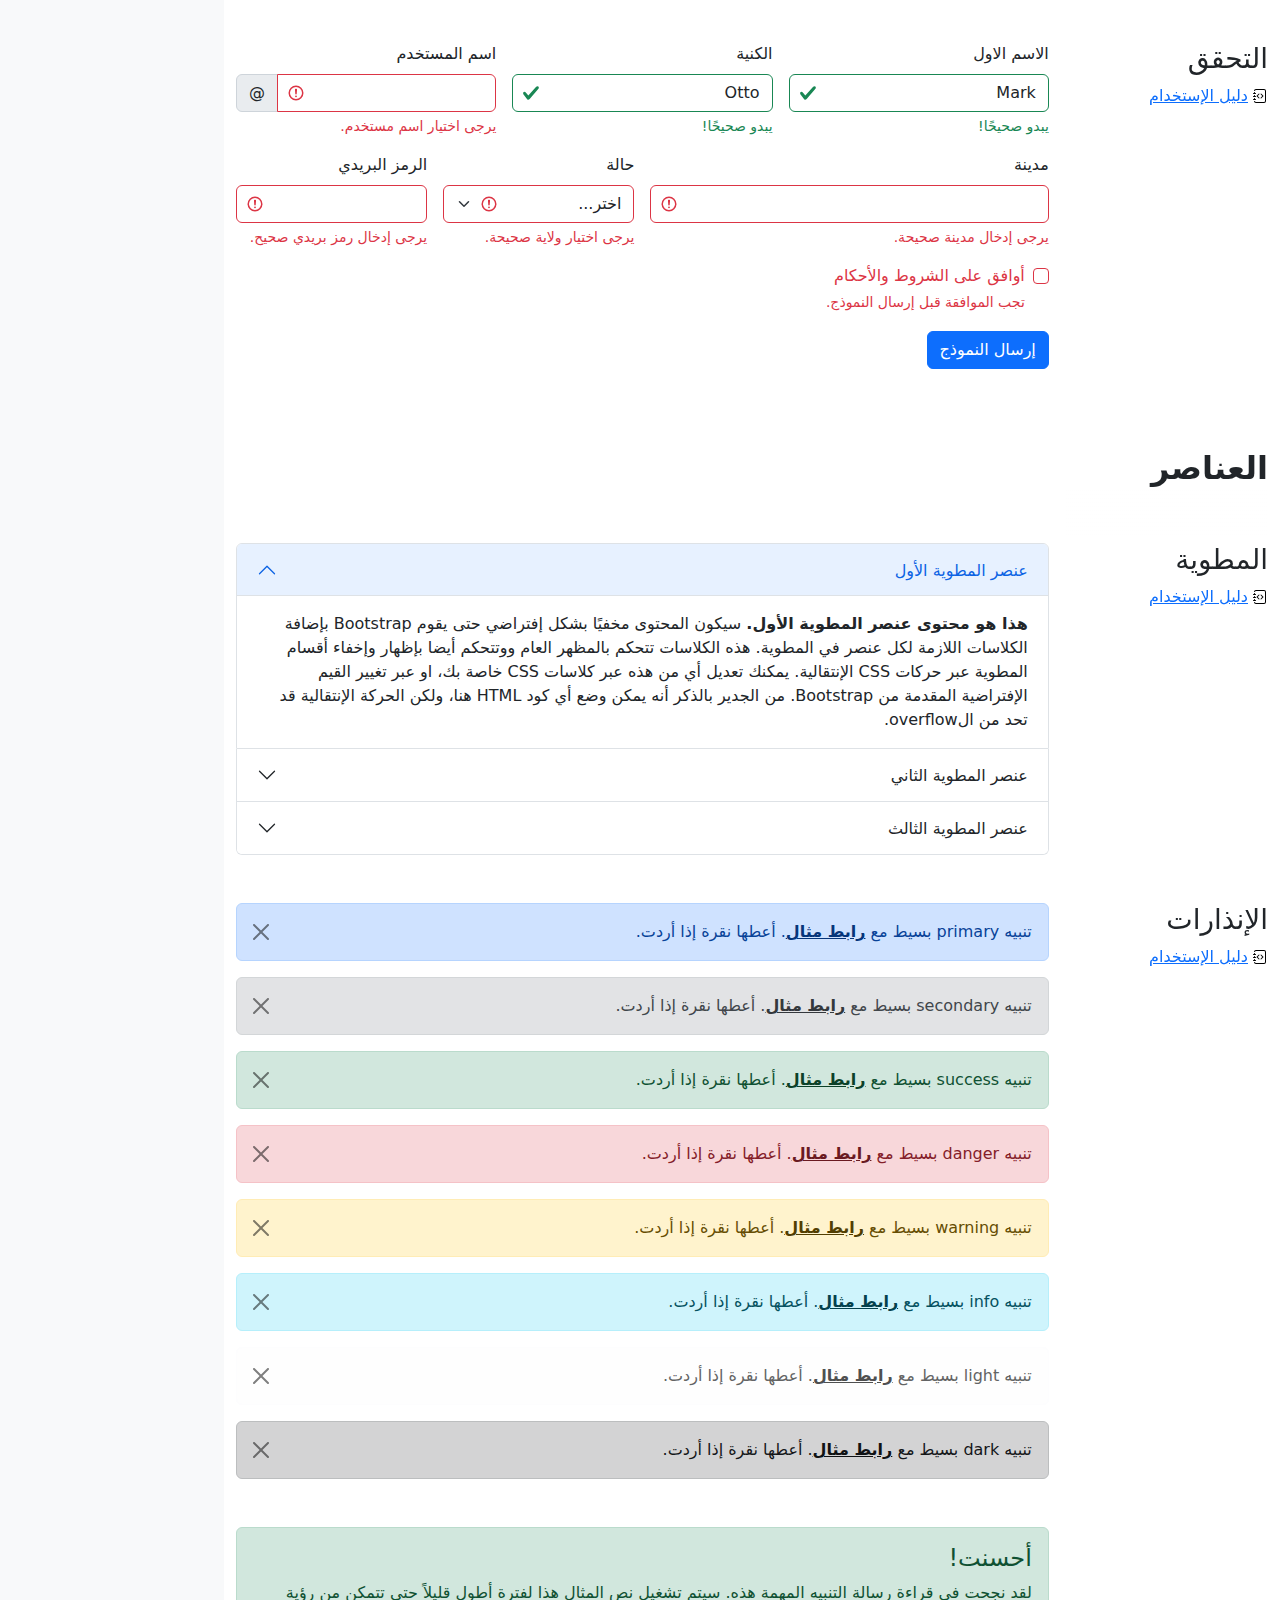
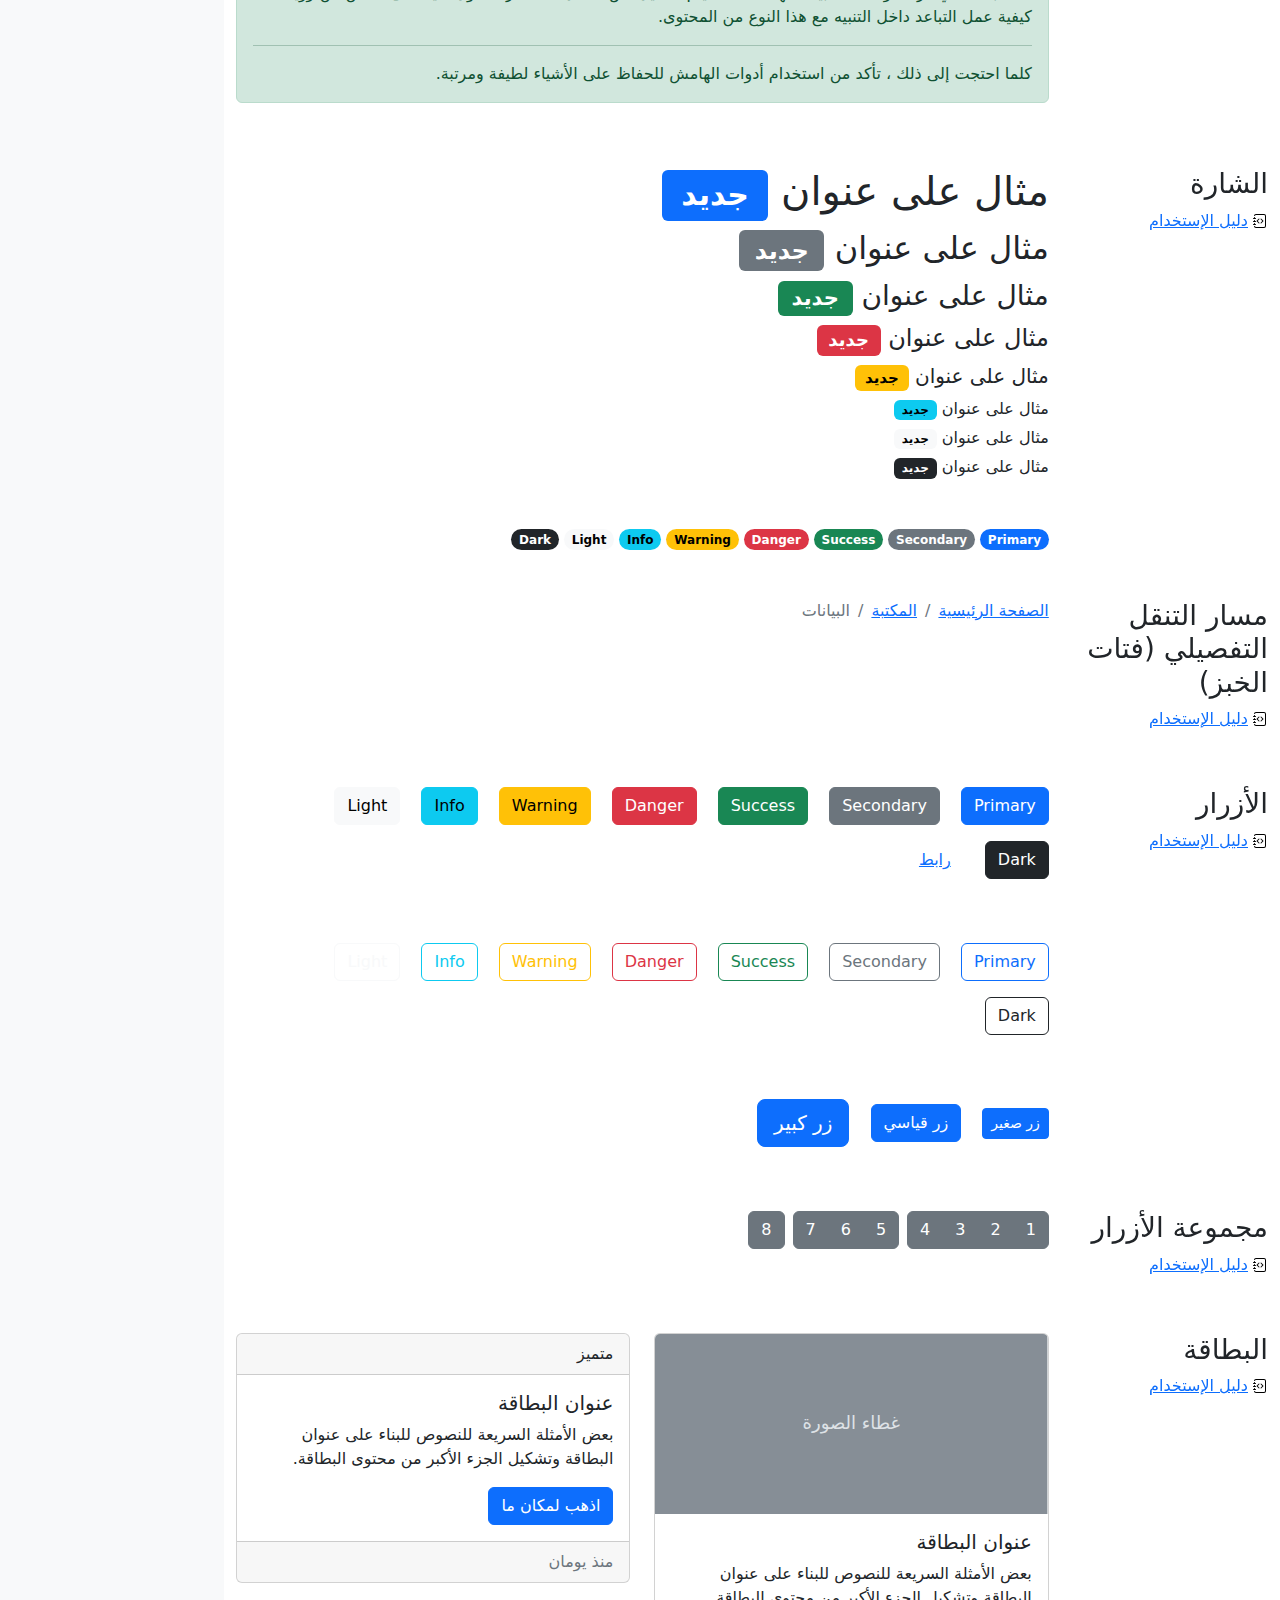
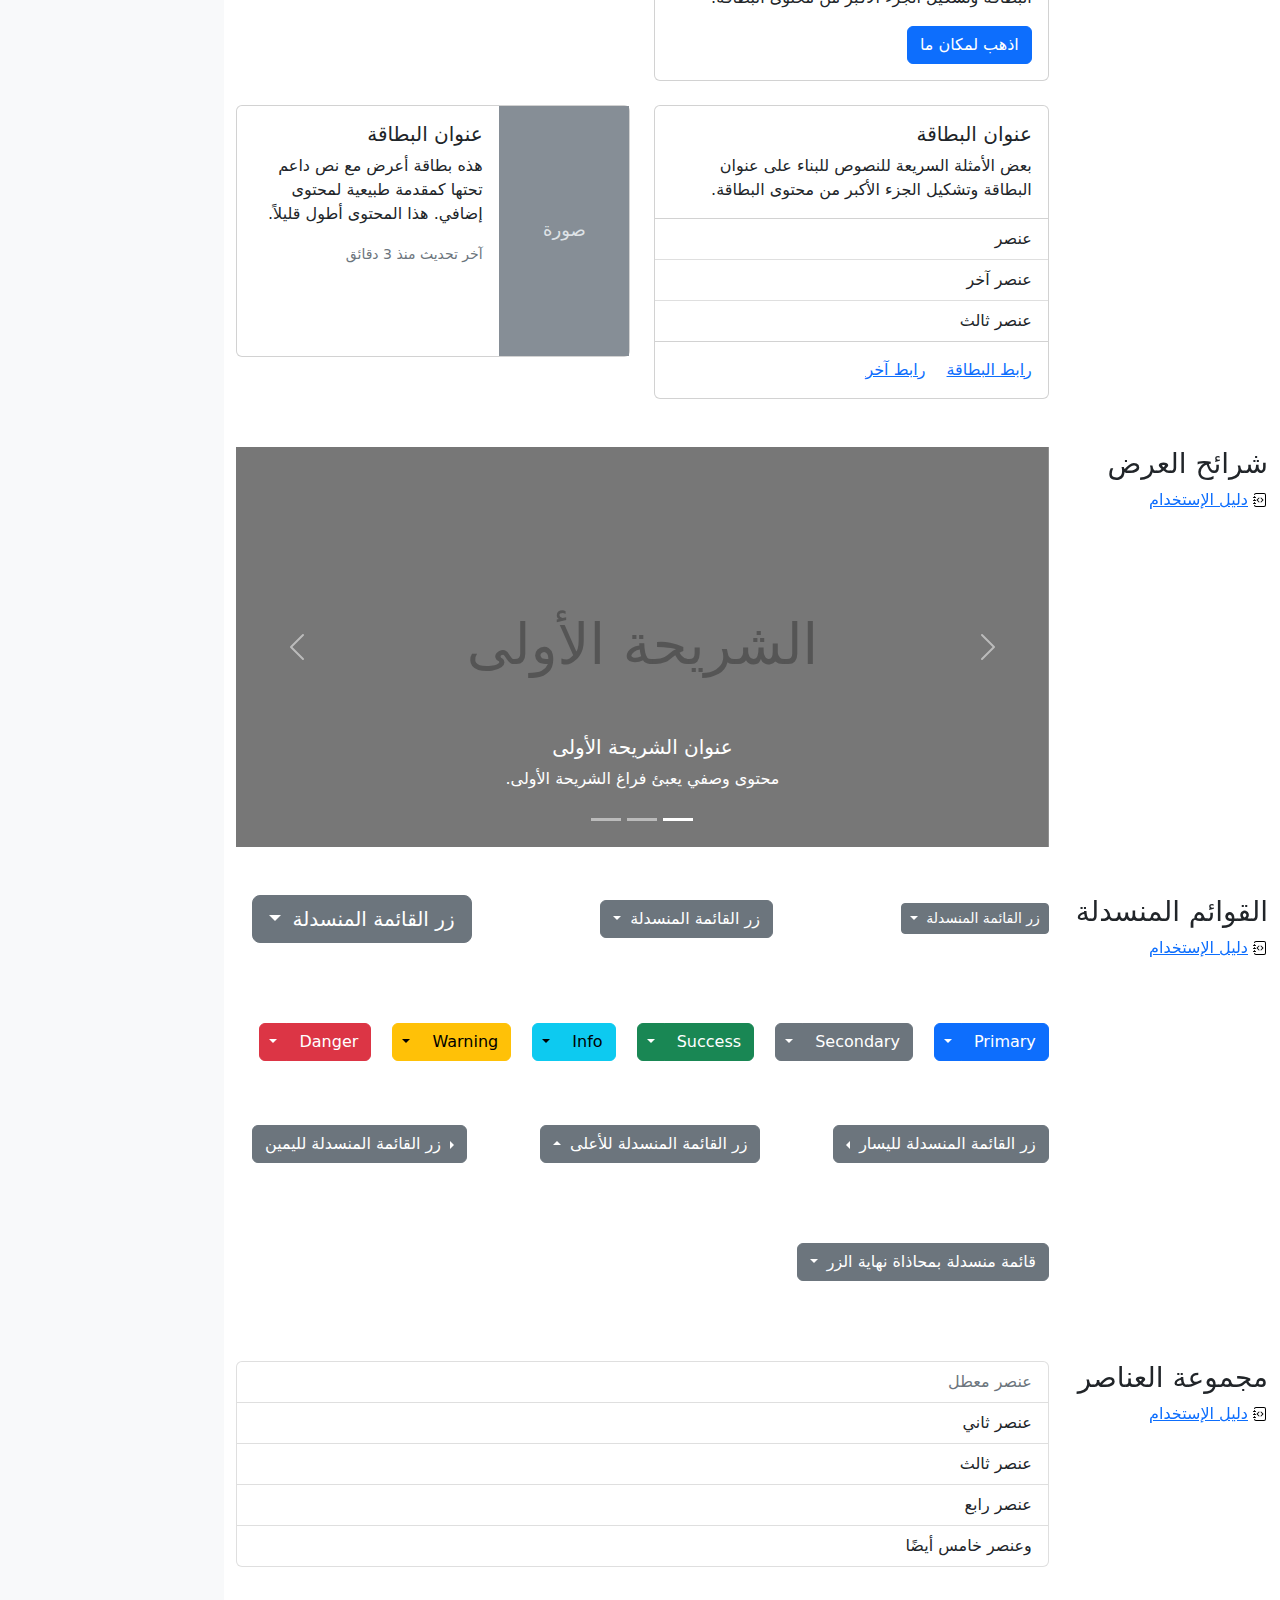
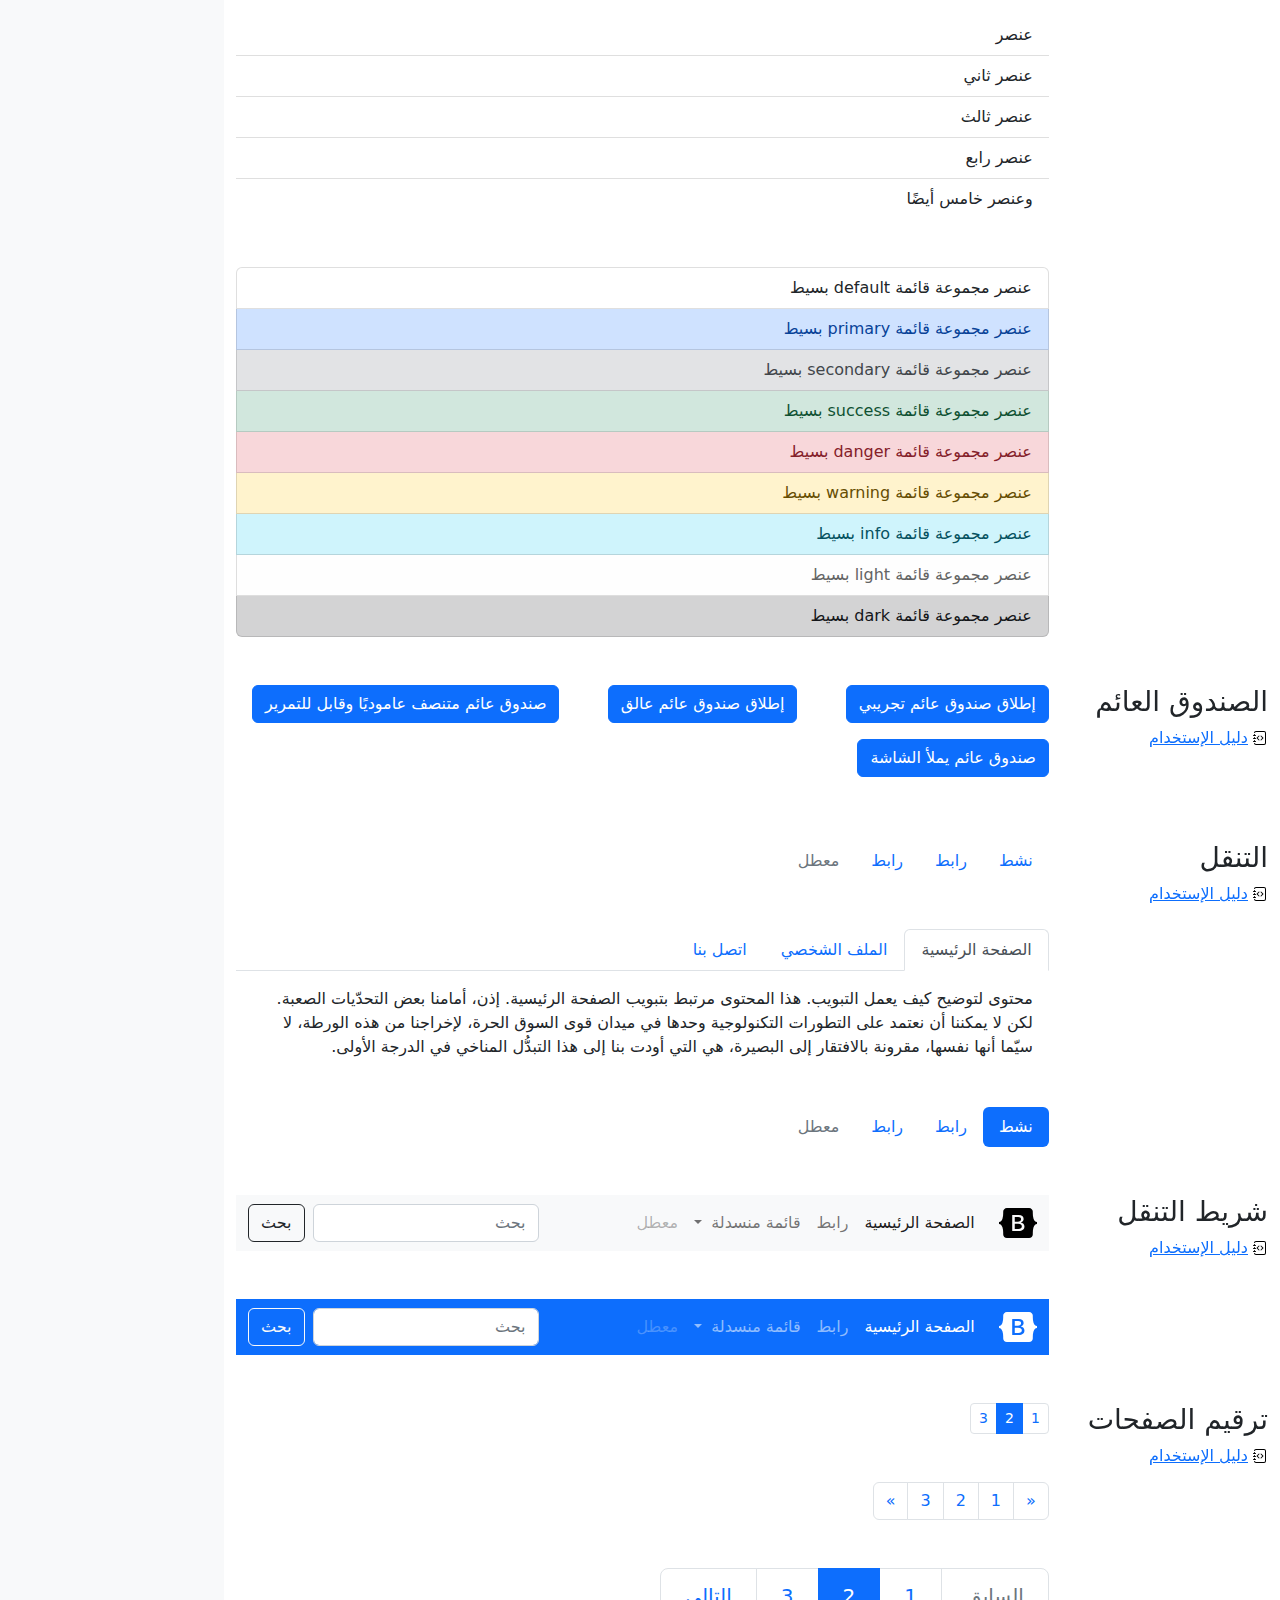
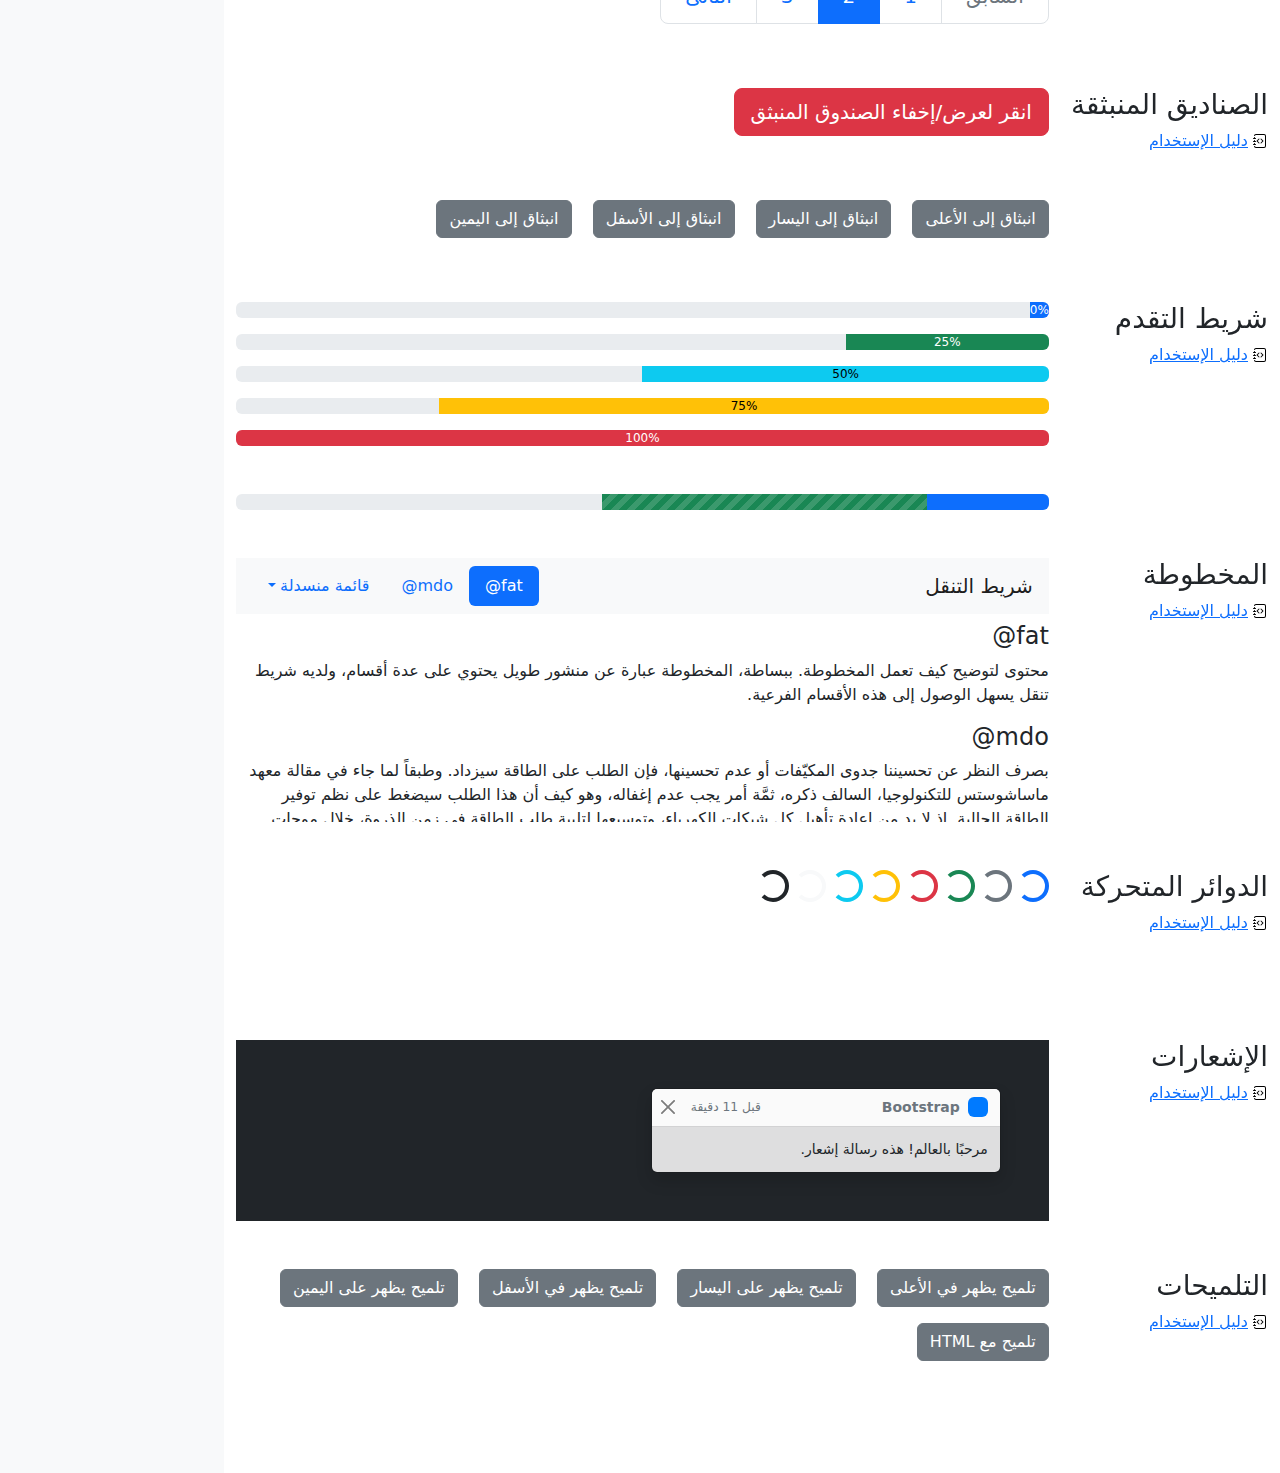
<file: bootstrap-5.2.2-examples/cheatsheet-rtl/index.html>
<!doctype html>
<html lang="ar" dir="rtl">
  <head>
    <meta charset="utf-8">
    <meta name="viewport" content="width=device-width, initial-scale=1">
    <meta name="description" content="">
    <meta name="author" content="Mark Otto, Jacob Thornton, and Bootstrap contributors">
    <meta name="generator" content="Hugo 0.104.2">
    <title>ورقة الغش · Bootstrap v5.2</title>

    <link rel="canonical" href="https://getbootstrap.com/docs/5.2/examples/cheatsheet-rtl/">

    

    

<link href="../assets/dist/css/bootstrap.rtl.min.css" rel="stylesheet">

    <style>
      .bd-placeholder-img {
        font-size: 1.125rem;
        text-anchor: middle;
        -webkit-user-select: none;
        -moz-user-select: none;
        user-select: none;
      }

      @media (min-width: 768px) {
        .bd-placeholder-img-lg {
          font-size: 3.5rem;
        }
      }

      .b-example-divider {
        height: 3rem;
        background-color: rgba(0, 0, 0, .1);
        border: solid rgba(0, 0, 0, .15);
        border-width: 1px 0;
        box-shadow: inset 0 .5em 1.5em rgba(0, 0, 0, .1), inset 0 .125em .5em rgba(0, 0, 0, .15);
      }

      .b-example-vr {
        flex-shrink: 0;
        width: 1.5rem;
        height: 100vh;
      }

      .bi {
        vertical-align: -.125em;
        fill: currentColor;
      }

      .nav-scroller {
        position: relative;
        z-index: 2;
        height: 2.75rem;
        overflow-y: hidden;
      }

      .nav-scroller .nav {
        display: flex;
        flex-wrap: nowrap;
        padding-bottom: 1rem;
        margin-top: -1px;
        overflow-x: auto;
        text-align: center;
        white-space: nowrap;
        -webkit-overflow-scrolling: touch;
      }
    </style>

    
    <!-- Custom styles for this template -->
    <link href="../cheatsheet/cheatsheet.rtl.css" rel="stylesheet">
  </head>
  <body class="bg-light">
    
<header class="bd-header bg-dark py-3 d-flex align-items-stretch border-bottom border-dark">
  <div class="container-fluid d-flex align-items-center">
    <h1 class="d-flex align-items-center fs-4 text-white mb-0">
      <img src="../assets/brand/bootstrap-logo-white.svg" width="38" height="30" class="me-3" alt="Bootstrap">
      ورقة الغش
    </h1>
    <a href="../examples/cheatsheet/" class="ms-auto link-light" hreflang="en">جدول بيانات LTR</a>
  </div>
</header>
<aside class="bd-aside sticky-xl-top text-muted align-self-start mb-3 mb-xl-5 px-2">
  <h2 class="h6 pt-4 pb-3 mb-4 border-bottom">على هذه الصفحة</h2>
  <nav class="small" id="toc">
    <ul class="list-unstyled">
      <li class="my-2">
        <button class="btn d-inline-flex align-items-center collapsed border-0" data-bs-toggle="collapse" aria-expanded="false" data-bs-target="#contents-collapse" aria-controls="contents-collapse">المحتوى</button>
        <ul class="list-unstyled ps-3 collapse" id="contents-collapse">
          <li><a class="d-inline-flex align-items-center rounded text-decoration-none" href="#typography">النصوص</a></li>
          <li><a class="d-inline-flex align-items-center rounded text-decoration-none" href="#images">الصور</a></li>
          <li><a class="d-inline-flex align-items-center rounded text-decoration-none" href="#tables">الجداول</a></li>
          <li><a class="d-inline-flex align-items-center rounded text-decoration-none" href="#figures">النماذج البيانية</a></li>
        </ul>
      </li>
      <li class="my-2">
        <button class="btn d-inline-flex align-items-center collapsed border-0" data-bs-toggle="collapse" aria-expanded="false" data-bs-target="#forms-collapse" aria-controls="forms-collapse">النماذج</button>
        <ul class="list-unstyled ps-3 collapse" id="forms-collapse">
          <li><a class="d-inline-flex align-items-center rounded text-decoration-none" href="#overview">نظرة عامة</a></li>
          <li><a class="d-inline-flex align-items-center rounded text-decoration-none" href="#disabled-forms">الحقول المعطلة</a></li>
          <li><a class="d-inline-flex align-items-center rounded text-decoration-none" href="#sizing">الأحجام</a></li>
          <li><a class="d-inline-flex align-items-center rounded text-decoration-none" href="#input-group">مجموعة الإدخال</a></li>
          <li><a class="d-inline-flex align-items-center rounded text-decoration-none" href="#floating-labels">الحقول ذوي العناوين العائمة</a></li>
          <li><a class="d-inline-flex align-items-center rounded text-decoration-none" href="#validation">التحقق</a></li>
        </ul>
      </li>
      <li class="my-2">
        <button class="btn d-inline-flex align-items-center collapsed border-0" data-bs-toggle="collapse" aria-expanded="false" data-bs-target="#components-collapse" aria-controls="components-collapse">مكونات</button>
        <ul class="list-unstyled ps-3 collapse" id="components-collapse">
          <li><a class="d-inline-flex align-items-center rounded text-decoration-none" href="#accordion">المطوية</a></li>
          <li><a class="d-inline-flex align-items-center rounded text-decoration-none" href="#alerts">الإنذارات</a></li>
          <li><a class="d-inline-flex align-items-center rounded text-decoration-none" href="#badge">الشارة</a></li>
          <li><a class="d-inline-flex align-items-center rounded text-decoration-none" href="#breadcrumb">مسار التنقل التفصيلي</a></li>
          <li><a class="d-inline-flex align-items-center rounded text-decoration-none" href="#buttons">الأزرار</a></li>
          <li><a class="d-inline-flex align-items-center rounded text-decoration-none" href="#button-group">مجموعة الأزرار</a></li>
          <li><a class="d-inline-flex align-items-center rounded text-decoration-none" href="#card">البطاقة</a></li>
          <li><a class="d-inline-flex align-items-center rounded text-decoration-none" href="#carousel">شرائح العرض</a></li>
          <li><a class="d-inline-flex align-items-center rounded text-decoration-none" href="#dropdowns">القوائم المنسدلة</a></li>
          <li><a class="d-inline-flex align-items-center rounded text-decoration-none" href="#list-group">مجموعة العناصر</a></li>
          <li><a class="d-inline-flex align-items-center rounded text-decoration-none" href="#modal">الصندوق العائم</a></li>
          <li><a class="d-inline-flex align-items-center rounded text-decoration-none" href="#navs">التنقل</a></li>
          <li><a class="d-inline-flex align-items-center rounded text-decoration-none" href="#navbar">شريط التنقل</a></li>
          <li><a class="d-inline-flex align-items-center rounded text-decoration-none" href="#pagination">ترقيم الصفحات</a></li>
          <li><a class="d-inline-flex align-items-center rounded text-decoration-none" href="#popovers">الصناديق المنبثقة</a></li>
          <li><a class="d-inline-flex align-items-center rounded text-decoration-none" href="#progress">شريط التقدم</a></li>
          <li><a class="d-inline-flex align-items-center rounded text-decoration-none" href="#scrollspy">المخطوطة</a></li>
          <li><a class="d-inline-flex align-items-center rounded text-decoration-none" href="#spinners">الدوائر المتحركة</a></li>
          <li><a class="d-inline-flex align-items-center rounded text-decoration-none" href="#toasts">الإشعارات</a></li>
          <li><a class="d-inline-flex align-items-center rounded text-decoration-none" href="#tooltips">التلميحات</a></li>
        </ul>
      </li>
    </ul>
  </nav>
</aside>
<div class="bd-cheatsheet container-fluid bg-body">
  <section id="content">
    <h2 class="sticky-xl-top fw-bold pt-3 pt-xl-5 pb-2 pb-xl-3">المحتوى</h2>

    <article class="my-3" id="typography">
      <div class="bd-heading sticky-xl-top align-self-start mt-5 mb-3 mt-xl-0 mb-xl-2">
        <h3>النصوص</h3>
        <a class="d-flex align-items-center" hreflang="en" href="../content/typography/">دليل الإستخدام</a>
      </div>

      <div>
        <div class="bd-example-snippet bd-code-snippet"><div class="bd-example">
        <p class="display-1">العرض 1</p>
        <p class="display-2">العرض 2</p>
        <p class="display-3">العرض 3</p>
        <p class="display-4">العرض 4</p>
        <p class="display-5">العرض 5</p>
        <p class="display-6">العرض 6</p>
        </div></div>


        <div class="bd-example-snippet bd-code-snippet"><div class="bd-example">
        <p class="h1">عنوان 1</p>
        <p class="h2">عنوان 2</p>
        <p class="h3">عنوان 3</p>
        <p class="h4">عنوان 4</p>
        <p class="h5">عنوان 5</p>
        <p class="h6">عنوان 6</p>
        </div></div>


        <div class="bd-example-snippet bd-code-snippet"><div class="bd-example">
        <p class="lead">
          هذه قطعة إملائية متميزة، فهي مصممة لتكون بارزة من بين القطع الإملائية الأخرى.
        </p>
        </div></div>


        <div class="bd-example-snippet bd-code-snippet"><div class="bd-example">
        <p>يمكنك استخدام تصنيف mark <mark>لتحديد</mark> نص.</p>
        <p><del>من المفترض أن يتم التعامل مع هذا السطر كنص محذوف.</del></p>
        <p><s>من المفترض أن يتم التعامل مع هذا السطر على أنه لم يعد دقيقًا.</s></p>
        <p><ins>من المفترض أن يتم التعامل مع هذا السطر كإضافة إلى المستند.</ins></p>
        <p><u>سيتم عرض النص في هذا السطر كما وتحته خط.</u></p>
        <p><small>من المفترض أن يتم التعامل مع هذا السطر على أنه يحوي تفاصيل صغيرة.</small></p>
        <p><strong>هذا السطر يحوي نص عريض.</strong></p>
        <p><em>هذا السطر يحوي نص مائل.</em></p>
        </div></div>


        <div class="bd-example-snippet bd-code-snippet"><div class="bd-example">
        <hr>
        </div></div>


        <div class="bd-example-snippet bd-code-snippet"><div class="bd-example">
        <blockquote class="blockquote">
          <p>إقتباس مبهر، موضوع في عنصر blockquote</p>
          <footer class="blockquote-footer">شخص مشهور في <cite title= "عنوان المصدر"> عنوان المصدر </cite></footer>
        </blockquote>
        </div></div>


        <div class="bd-example-snippet bd-code-snippet"><div class="bd-example">
        <ul class="list-unstyled">
          <li>هذه قائمة عناصر.</li>
          <li>بالرغم من أنها مصممة كي لا تظهر كذلك.</li>
          <li>إلا أنها مجهزة كـ قائمة خلف الكواليس</li>
          <li>هذا التصميم ينطبق فقد على القائمة الرئيسية</li>
          <li>القوائم الفرعية
            <ul>
              <li>لا تتأثر بهذا التصميم</li>
              <li>فهي تظهر عليها علامات الترقيم</li>
              <li>وتحتوي على مساحة فارغة بجوارها</li>
            </ul>
          </li>
          <li>قد يكون هذا التصميم مفيدًا في بعض الأحيان.</li>
        </ul>
        </div></div>


        <div class="bd-example-snippet bd-code-snippet"><div class="bd-example">
        <ul class="list-inline">
          <li class="list-inline-item">هذا عنصر في قائمة.</li>
          <li class="list-inline-item">وهذا أيضًا.</li>
          <li class="list-inline-item">لكنهم يظهرون متجاورين.</li>
        </ul>
        </div></div>

      </div>
    </article>
    <article class="my-3" id="images">
      <div class="bd-heading sticky-xl-top align-self-start mt-5 mb-3 mt-xl-0 mb-xl-2">
        <h3>الصور</h3>
        <a class="d-flex align-items-center" hreflang="en" href="../content/images/">دليل الإستخدام</a>
      </div>

      <div>
        <div class="bd-example-snippet bd-code-snippet"><div class="bd-example">
        <svg class="bd-placeholder-img bd-placeholder-img-lg img-fluid" width="100%" height="250" xmlns="http://www.w3.org/2000/svg" role="img" aria-label="Placeholder: صورة مستجيبة" preserveAspectRatio="xMidYMid slice" focusable="false"><title>Placeholder</title><rect width="100%" height="100%" fill="#868e96"/><text x="50%" y="50%" fill="#dee2e6" dy=".3em">صورة مستجيبة</text></svg>

        </div></div>


        <div class="bd-example-snippet bd-code-snippet"><div class="bd-example">
        <svg class="bd-placeholder-img img-thumbnail" width="200" height="200" xmlns="http://www.w3.org/2000/svg" role="img" aria-label="صورة عنصر نائب مربع عام مع حدود بيضاء حولها ، مما يجعلها تشبه صورة تم التقاطها بكاميرا فورية قديمة: 200x200" preserveAspectRatio="xMidYMid slice" focusable="false"><title>صورة عنصر نائب مربع عام مع حدود بيضاء حولها ، مما يجعلها تشبه صورة تم التقاطها بكاميرا فورية قديمة</title><rect width="100%" height="100%" fill="#868e96"/><text x="50%" y="50%" fill="#dee2e6" dy=".3em">200x200</text></svg>

        </div></div>

      </div>
    </article>
    <article class="my-3" id="tables">
      <div class="bd-heading sticky-xl-top align-self-start mt-5 mb-3 mt-xl-0 mb-xl-2">
        <h3>الجداول</h3>
        <a class="d-flex align-items-center" hreflang="en" href="../content/tables/">دليل الإستخدام</a>
      </div>

      <div>
        <div class="bd-example-snippet bd-code-snippet"><div class="bd-example">
        <table class="table table-striped">
          <thead>
          <tr>
            <th scope="col">#</th>
            <th scope="col">الاسم الاول</th>
            <th scope="col">الكنية</th>
            <th scope="col">الاسم المستعار</th>
          </tr>
          </thead>
          <tbody>
          <tr>
            <th scope="row">1</th>
            <td>Mark</td>
            <td>Otto</td>
            <td><bdo lang="en" dir="ltr">@mdo</bdo></td>
          </tr>
          <tr>
            <th scope="row">2</th>
            <td>Jacob</td>
            <td>Thornton</td>
            <td><bdo lang="en" dir="ltr">@fat</bdo></td>
          </tr>
          <tr>
            <th scope="row">3</th>
            <td colspan="2">Larry the Bird</td>
            <td><bdo lang="en" dir="ltr">@twitter</bdo></td>
          </tr>
          </tbody>
        </table>
        </div></div>


        <div class="bd-example-snippet bd-code-snippet"><div class="bd-example">
        <table class="table table-dark table-borderless">
          <thead>
          <tr>
            <th scope="col">#</th>
            <th scope="col">الاسم الاول</th>
            <th scope="col">الكنية</th>
            <th scope="col">الاسم المستعار</th>
          </tr>
          </thead>
          <tbody>
          <tr>
            <th scope="row">1</th>
            <td>Mark</td>
            <td>Otto</td>
            <td><bdo lang="en" dir="ltr">@mdo</bdo></td>
          </tr>
          <tr>
            <th scope="row">2</th>
            <td>Jacob</td>
            <td>Thornton</td>
            <td><bdo lang="en" dir="ltr">@fat</bdo></td>
          </tr>
          <tr>
            <th scope="row">3</th>
            <td colspan="2">Larry the Bird</td>
            <td><bdo lang="en" dir="ltr">@twitter</bdo></td>
          </tr>
          </tbody>
        </table>
        </div></div>


        <div class="bd-example-snippet bd-code-snippet"><div class="bd-example">
        <table class="table table-hover">
          <thead>
          <tr>
            <th scope="col">Class</th>
            <th scope="col">عنوان</th>
            <th scope="col">عنوان</th>
          </tr>
          </thead>
          <tbody>
          <tr>
            <th scope="row">Default</th>
            <td>خلية</td>
            <td>خلية</td>
          </tr>
          
          <tr class="table-primary">
            <th scope="row">Primary</th>
            <td>خلية</td>
            <td>خلية</td>
          </tr>
          <tr class="table-secondary">
            <th scope="row">Secondary</th>
            <td>خلية</td>
            <td>خلية</td>
          </tr>
          <tr class="table-success">
            <th scope="row">Success</th>
            <td>خلية</td>
            <td>خلية</td>
          </tr>
          <tr class="table-danger">
            <th scope="row">Danger</th>
            <td>خلية</td>
            <td>خلية</td>
          </tr>
          <tr class="table-warning">
            <th scope="row">Warning</th>
            <td>خلية</td>
            <td>خلية</td>
          </tr>
          <tr class="table-info">
            <th scope="row">Info</th>
            <td>خلية</td>
            <td>خلية</td>
          </tr>
          <tr class="table-light">
            <th scope="row">Light</th>
            <td>خلية</td>
            <td>خلية</td>
          </tr>
          <tr class="table-dark">
            <th scope="row">Dark</th>
            <td>خلية</td>
            <td>خلية</td>
          </tr>
          </tbody>
        </table>
        </div></div>


        <div class="bd-example-snippet bd-code-snippet"><div class="bd-example">
        <table class="table table-sm table-bordered">
          <thead>
          <tr>
            <th scope="col">#</th>
            <th scope="col">الاسم الاول</th>
            <th scope="col">الكنية</th>
            <th scope="col">الاسم المستعار</th>
          </tr>
          </thead>
          <tbody>
          <tr>
            <th scope="row">1</th>
            <td>Mark</td>
            <td>Otto</td>
            <td><bdo lang="en" dir="ltr">@mdo</bdo></td>
          </tr>
          <tr>
            <th scope="row">2</th>
            <td>Jacob</td>
            <td>Thornton</td>
            <td><bdo lang="en" dir="ltr">@fat</bdo></td>
          </tr>
          <tr>
            <th scope="row">3</th>
            <td colspan="2">Larry the Bird</td>
            <td><bdo lang="en" dir="ltr">@twitter</bdo></td>
          </tr>
          </tbody>
        </table>
        </div></div>

      </div>
    </article>
    <article class="my-3" id="figures">
      <div class="bd-heading sticky-xl-top align-self-start mt-5 mb-3 mt-xl-0 mb-xl-2">
        <h3>النماذج البيانية</h3>
        <a class="d-flex align-items-center" hreflang="en" href="../content/figures/">دليل الإستخدام</a>
      </div>

      <div>
        <div class="bd-example-snippet bd-code-snippet"><div class="bd-example">
        <figure class="figure">
          <svg class="bd-placeholder-img figure-img img-fluid rounded" width="400" height="300" xmlns="http://www.w3.org/2000/svg" role="img" aria-label="Placeholder: 400x300" preserveAspectRatio="xMidYMid slice" focusable="false"><title>Placeholder</title><rect width="100%" height="100%" fill="#868e96"/><text x="50%" y="50%" fill="#dee2e6" dy=".3em">400x300</text></svg>

          <figcaption class="figure-caption">شرح للصورة أعلاه.</figcaption>
        </figure>
        </div></div>

      </div>
    </article>
  </section>

  <section id="forms">
    <h2 class="sticky-xl-top fw-bold pt-3 pt-xl-5 pb-2 pb-xl-3">النماذج</h2>

    <article class="my-3" id="overview">
      <div class="bd-heading sticky-xl-top align-self-start mt-5 mb-3 mt-xl-0 mb-xl-2">
        <h3>نظرة عامة</h3>
        <a class="d-flex align-items-center" hreflang="en" href="../forms/overview/">دليل الإستخدام</a>
      </div>

      <div>
        <div class="bd-example-snippet bd-code-snippet"><div class="bd-example">
        <form>
          <div class="mb-3">
            <label for="exampleInputEmail1" class="form-label">البريد الإلكتروني</label>
            <input type="email" class="form-control" id="exampleInputEmail1" aria-describedby="emailHelp">
            <div id="emailHelp" class="form-text">لن نقوم بمشاركة بريدك الإلكتروني مع أي شخص آخر.</div>
          </div>
          <div class="mb-3">
            <label for="exampleInputPassword1" class="form-label">كلمة السر</label>
            <input type="password" class="form-control" id="exampleInputPassword1">
          </div>
          <div class="mb-3">
            <label for="exampleSelect" class="form-label">قائمة اختيار</label>
            <select class="form-select" id="exampleSelect">
              <option selected>افتح قائمة الاختيار هذه</option>
              <option value="1">واحد</option>
              <option value="2">اثنان</option>
              <option value="3">ثلاثة</option>
            </select>
          </div>
          <div class="mb-3 form-check">
            <input type="checkbox" class="form-check-input" id="exampleCheck1">
            <label class="form-check-label" for="exampleCheck1">اخترني</label>
          </div>
          <fieldset class="mb-3">
            <legend>أزرار الاختيار الأحادي</legend>
            <div class="form-check">
              <input type="radio" name="radios" class="form-check-input" id="exampleRadio1" checked>
              <label class="form-check-label" for="exampleRadio1">الخيار الافتراضي</label>
            </div>
            <div class="mb-3 form-check">
              <input type="radio" name="radios" class="form-check-input" id="exampleRadio2">
              <label class="form-check-label" for="exampleRadio2">خيار آخر</label>
            </div>
          </fieldset>
          <div class="mb-3">
            <label class="form-label" for="customFile">رفع</label>
            <input type="file" class="form-control" id="customFile">
          </div>
          <div class="mb-3 form-check form-switch">
            <input class="form-check-input" type="checkbox" role="switch" id="flexSwitchCheckChecked" checked>
            <label class="form-check-label" for="flexSwitchCheckChecked">زر على شكل مفتاح اختيار.</label>
          </div>
          <div class="mb-3">
            <label for="customRange3" class="form-label">مثال على حقل اختيار نطاقي</label>
            <input type="range" class="form-range" min="0" max="5" step="0.5" id="customRange3">
          </div>
          <button type="submit" class="btn btn-primary">إرسال</button>
        </form>
        </div></div>

      </div>
    </article>
    <article class="my-3" id="disabled-forms">
      <div class="bd-heading sticky-xl-top align-self-start mt-5 mb-3 mt-xl-0 mb-xl-2">
        <h3>الحقول المعطلة</h3>
        <a class="d-flex align-items-center" hreflang="en" href="../forms/overview/#disabled-forms">دليل الإستخدام</a>
      </div>

      <div>
        <div class="bd-example-snippet bd-code-snippet"><div class="bd-example">
        <form>
          <fieldset disabled aria-label="مثال على مجموعة الحقول المعطلة">
            <div class="mb-3">
              <label for="disabledTextInput" class="form-label">حقل إدخال معطل</label>
              <input type="text" id="disabledTextInput" class="form-control" placeholder="حقل إدخال معطل">
            </div>
            <div class="mb-3">
              <label for="disabledSelect" class="form-label">قائمة اختيار معطلة</label>
              <select id="disabledSelect" class="form-select">
                <option>خيار معطل</option>
              </select>
            </div>
            <div class="mb-3">
              <div class="form-check">
                <input class="form-check-input" type="checkbox" id="disabledFieldsetCheck" disabled>
                <label class="form-check-label" for="disabledFieldsetCheck">
                  زر اختيار معطل
                </label>
              </div>
            </div>
            <fieldset class="mb-3">
              <legend>أزرار اختيار أحادي معطلين</legend>
              <div class="form-check">
                <input type="radio" name="radios" class="form-check-input" id="disabledRadio1" disabled>
                <label class="form-check-label" for="disabledRadio1">خيار معطل</label>
              </div>
              <div class="mb-3 form-check">
                <input type="radio" name="radios" class="form-check-input" id="disabledRadio2" disabled>
                <label class="form-check-label" for="disabledRadio2">خيار آخر معطل</label>
              </div>
            </fieldset>
            <div class="mb-3">
              <label class="form-label" for="disabledCustomFile">رفع معطل</label>
              <input type="file" class="form-control" id="disabledCustomFile" disabled>
            </div>
            <div class="mb-3 form-check form-switch">
              <input class="form-check-input" type="checkbox" role="switch" id="disabledSwitchCheckChecked" checked disabled>
              <label class="form-check-label" for="disabledSwitchCheckChecked">زر معطل على شكل مفتاح اختيار.</label>
            </div>
            <div class="mb-3">
              <label for="disabledRange" class="form-label">حقل اختيار نطاقي معطل</label>
              <input type="range" class="form-range" min="0" max="5" step="0.5" id="disabledRange">
            </div>
            <button type="submit" class="btn btn-primary">إرسال</button>
          </fieldset>
        </form>
        </div></div>

      </div>
    </article>
    <article class="my-3" id="sizing">
      <div class="bd-heading sticky-xl-top align-self-start mt-5 mb-3 mt-xl-0 mb-xl-2">
        <h3>الأحجام</h3>
        <a class="d-flex align-items-center" hreflang="en" href="../forms/form-control/#sizing">دليل الإستخدام</a>
      </div>

      <div>
        <div class="bd-example-snippet bd-code-snippet"><div class="bd-example">
        <div class="mb-3">
          <input class="form-control form-control-lg" type="text" placeholder="حقل إدخال كبير" aria-label=".form-control-lg مثال">
        </div>
        <div class="mb-3">
          <select class="form-select form-select-lg" aria-label=".form-select-lg مثال">
            <option selected>افتح قائمة الاختيار هذه</option>
            <option value="1">واحد</option>
            <option value="2">اثنان</option>
            <option value="3">ثلاثة</option>
          </select>
        </div>
        <div class="mb-3">
          <input type="file" class="form-control form-control-lg" aria-label="مثال على إدخال ملف كبير">
        </div>
        </div></div>


        <div class="bd-example-snippet bd-code-snippet"><div class="bd-example">
        <div class="mb-3">
          <input class="form-control form-control-sm" type="text" placeholder="حقل إدخال صغير" aria-label=".form-control-sm مثال">
        </div>
        <div class="mb-3">
          <select class="form-select form-select-sm" aria-label=".form-select-sm مثال">
            <option selected>افتح قائمة الاختيار هذه</option>
            <option value="1">واحد</option>
            <option value="2">اثنان</option>
            <option value="3">ثلاثة</option>
          </select>
        </div>
        <div class="mb-3">
          <input type="file" class="form-control form-control-sm" aria-label="مثال على إدخال ملف صغير">
        </div>
        </div></div>

      </div>
    </article>
    <article class="my-3" id="input-group">
      <div class="bd-heading sticky-xl-top align-self-start mt-5 mb-3 mt-xl-0 mb-xl-2">
        <h3>مجموعة الإدخال</h3>
        <a class="d-flex align-items-center" hreflang="en" href="../forms/input-group/">دليل الإستخدام</a>
      </div>

      <div>
        <div class="bd-example-snippet bd-code-snippet"><div class="bd-example">
        <div class="input-group mb-3">
          <span class="input-group-text" id="basic-addon1">أنا اسمي</span>
          <input type="text" class="form-control" placeholder="فلان الفلاني" aria-label="الاسم" aria-describedby="basic-addon1">
        </div>
        <div class="input-group mb-3">
          <input type="text" class="form-control" placeholder="أنا أحب الكعك والقهوة" aria-label="الطعام المفضل" aria-describedby="basic-addon2">
          <span class="input-group-text" id="basic-addon2">وغيرها</span>
        </div>
        <label for="basic-url" class="form-label">عنوان حسابك الشخصي</label>
        <div class="input-group mb-3">
          <input type="text" class="form-control" id="basic-url" aria-describedby="basic-addon3">
          <span class="input-group-text" id="basic-addon3"><bdo lang="en" dir="ltr">https://example.com/users/</bdo></span>
        </div>
        <div class="input-group mb-3">
          <span class="input-group-text"><bdo lang="en" dir="ltr">.00</bdo></span>
          <input type="text" class="form-control" aria-label="المبلغ (لأقرب دولار)">
          <span class="input-group-text">$</span>
        </div>
        <div class="input-group">
          <span class="input-group-text">مع textarea</span>
          <textarea class="form-control" aria-label="مع textarea"></textarea>
        </div>
        </div></div>

      </div>
    </article>
    <article class="my-3" id="floating-labels">
      <div class="bd-heading sticky-xl-top align-self-start mt-5 mb-3 mt-xl-0 mb-xl-2">
        <h3>الحقول ذوي العناوين العائمة</h3>
        <a class="d-flex align-items-center" href="../forms/floating-labels/">دليل الإستخدام</a>
      </div>

      <div>
        <div class="bd-example-snippet bd-code-snippet"><div class="bd-example">
        <form>
          <div class="form-floating mb-3">
            <input type="email" class="form-control" id="floatingInput" placeholder="name@example.com">
            <label for="floatingInput">البريد الالكتروني</label>
          </div>
          <div class="form-floating">
            <input type="password" class="form-control" id="floatingPassword" placeholder="كلمة السر">
            <label for="floatingPassword">كلمة السر</label>
          </div>
        </form>
        </div></div>

      </div>
    </article>
    <article class="my-3" id="validation">
      <div class="bd-heading sticky-xl-top align-self-start mt-5 mb-3 mt-xl-0 mb-xl-2">
        <h3>التحقق</h3>
        <a class="d-flex align-items-center" hreflang="en" href="../forms/validation/">دليل الإستخدام</a>
      </div>

      <div>
        <div class="bd-example-snippet bd-code-snippet"><div class="bd-example">
        <form class="row g-3">
          <div class="col-md-4">
            <label for="validationServer01" class="form-label">الاسم الاول</label>
            <input type="text" class="form-control is-valid" id="validationServer01" value="Mark" required>
            <div class="valid-feedback">
              يبدو صحيحًا!
            </div>
          </div>
          <div class="col-md-4">
            <label for="validationServer02" class="form-label">الكنية</label>
            <input type="text" class="form-control is-valid" id="validationServer02" value="Otto" required>
            <div class="valid-feedback">
              يبدو صحيحًا!
            </div>
          </div>
          <div class="col-md-4">
            <label for="validationServerUsername" class="form-label">اسم المستخدم</label>
            <div class="input-group has-validation">
              <input type="text" class="form-control is-invalid" id="validationServerUsername" aria-describedby="inputGroupPrepend3" required>
              <span class="input-group-text" id="inputGroupPrepend3">@</span>
              <div class="invalid-feedback">
                يرجى اختيار اسم مستخدم.
              </div>
            </div>
          </div>
          <div class="col-md-6">
            <label for="validationServer03" class="form-label">مدينة</label>
            <input type="text" class="form-control is-invalid" id="validationServer03" required>
            <div class="invalid-feedback">
              يرجى إدخال مدينة صحيحة.
            </div>
          </div>
          <div class="col-md-3">
            <label for="validationServer04" class="form-label">حالة</label>
            <select class="form-select is-invalid" id="validationServer04" required>
              <option selected disabled value="">اختر...</option>
              <option>...</option>
            </select>
            <div class="invalid-feedback">
              يرجى اختيار ولاية صحيحة.
            </div>
          </div>
          <div class="col-md-3">
            <label for="validationServer05" class="form-label">الرمز البريدي</label>
            <input type="text" class="form-control is-invalid" id="validationServer05" required>
            <div class="invalid-feedback">
              يرجى إدخال رمز بريدي صحيح.
            </div>
          </div>
          <div class="col-12">
            <div class="form-check">
              <input class="form-check-input is-invalid" type="checkbox" value="" id="invalidCheck3" required>
              <label class="form-check-label" for="invalidCheck3">
                أوافق على الشروط والأحكام
              </label>
              <div class="invalid-feedback">
                تجب الموافقة قبل إرسال النموذج.
              </div>
            </div>
          </div>
          <div class="col-12">
            <button class="btn btn-primary" type="submit">إرسال النموذج</button>
          </div>
        </form>
        </div></div>

      </div>
    </article>
  </section>

  <section id="components">
    <h2 class="sticky-xl-top fw-bold pt-3 pt-xl-5 pb-2 pb-xl-3">العناصر</h2>

    <article class="my-3" id="accordion">
      <div class="bd-heading sticky-xl-top align-self-start mt-5 mb-3 mt-xl-0 mb-xl-2">
        <h3>المطوية</h3>
        <a class="d-flex align-items-center" hreflang="en" href="../components/accordion/">دليل الإستخدام</a>
      </div>

      <div>
        <div class="bd-example-snippet bd-code-snippet"><div class="bd-example">
        <div class="accordion" id="accordionExample">
          <div class="accordion-item">
            <h4 class="accordion-header" id="headingOne">
              <button class="accordion-button" type="button" data-bs-toggle="collapse" data-bs-target="#collapseOne" aria-expanded="true" aria-controls="collapseOne">
                عنصر المطوية الأول
              </button>
            </h4>
            <div id="collapseOne" class="accordion-collapse collapse show" aria-labelledby="headingOne" data-bs-parent="#accordionExample">
              <div class="accordion-body">
                <strong>هذا هو محتوى عنصر المطوية الأول.</strong> سيكون المحتوى مخفيًا بشكل إفتراضي حتى يقوم Bootstrap بإضافة الكلاسات اللازمة لكل عنصر في المطوية. هذه الكلاسات تتحكم بالمظهر العام ووتتحكم أيضا بإظهار وإخفاء أقسام المطوية عبر حركات CSS الإنتقالية. يمكنك تعديل أي من هذه عبر كلاسات CSS خاصة بك، او عبر تغيير القيم الإفتراضية المقدمة من Bootstrap. من الجدير بالذكر أنه يمكن وضع أي كود HTML هنا، ولكن الحركة الإنتقالية قد تحد من الoverflow.
              </div>
            </div>
          </div>
          <div class="accordion-item">
            <h4 class="accordion-header" id="headingTwo">
              <button class="accordion-button collapsed" type="button" data-bs-toggle="collapse" data-bs-target="#collapseTwo" aria-expanded="false" aria-controls="collapseTwo">
                عنصر المطوية الثاني
              </button>
            </h4>
            <div id="collapseTwo" class="accordion-collapse collapse" aria-labelledby="headingTwo" data-bs-parent="#accordionExample">
              <div class="accordion-body">
                <strong>هذا هو محتوى عنصر المطوية الثاني.</strong> سيكون المحتوى مخفيًا بشكل إفتراضي حتى يقوم Bootstrap بإضافة الكلاسات اللازمة لكل عنصر في المطوية. هذه الكلاسات تتحكم بالمظهر العام ووتتحكم أيضا بإظهار وإخفاء أقسام المطوية عبر حركات CSS الإنتقالية. يمكنك تعديل أي من هذه عبر كلاسات CSS خاصة بك، او عبر تغيير القيم الإفتراضية المقدمة من Bootstrap. من الجدير بالذكر أنه يمكن وضع أي كود HTML هنا، ولكن الحركة الإنتقالية قد تحد من الoverflow.
              </div>
            </div>
          </div>
          <div class="accordion-item">
            <h4 class="accordion-header" id="headingThree">
              <button class="accordion-button collapsed" type="button" data-bs-toggle="collapse" data-bs-target="#collapseThree" aria-expanded="false" aria-controls="collapseThree">
                عنصر المطوية الثالث
              </button>
            </h4>
            <div id="collapseThree" class="accordion-collapse collapse" aria-labelledby="headingThree" data-bs-parent="#accordionExample">
              <div class="accordion-body">
                <strong>هذا هو محتوى عنصر المطوية الثالث.</strong> سيكون المحتوى مخفيًا بشكل إفتراضي حتى يقوم Bootstrap بإضافة الكلاسات اللازمة لكل عنصر في المطوية. هذه الكلاسات تتحكم بالمظهر العام ووتتحكم أيضا بإظهار وإخفاء أقسام المطوية عبر حركات CSS الإنتقالية. يمكنك تعديل أي من هذه عبر كلاسات CSS خاصة بك، او عبر تغيير القيم الإفتراضية المقدمة من Bootstrap. من الجدير بالذكر أنه يمكن وضع أي كود HTML هنا، ولكن الحركة الإنتقالية قد تحد من الoverflow.
              </div>
            </div>
          </div>
        </div>
        </div></div>

      </div>
    </article>
    <article class="my-3" id="alerts">
      <div class="bd-heading sticky-xl-top align-self-start mt-5 mb-3 mt-xl-0 mb-xl-2">
        <h3>الإنذارات</h3>
        <a class="d-flex align-items-center" hreflang="en" href="../components/alerts/">دليل الإستخدام</a>
      </div>

      <div>
        <div class="bd-example-snippet bd-code-snippet"><div class="bd-example">
        
        <div class="alert alert-primary alert-dismissible fade show" role="alert">
          تنبيه primary بسيط مع <a href="#" class="alert-link">رابط مثال</a>. أعطها نقرة إذا أردت.
          <button type="button" class="btn-close" data-bs-dismiss="alert" aria-label="قريب"></button>
        </div>
        <div class="alert alert-secondary alert-dismissible fade show" role="alert">
          تنبيه secondary بسيط مع <a href="#" class="alert-link">رابط مثال</a>. أعطها نقرة إذا أردت.
          <button type="button" class="btn-close" data-bs-dismiss="alert" aria-label="قريب"></button>
        </div>
        <div class="alert alert-success alert-dismissible fade show" role="alert">
          تنبيه success بسيط مع <a href="#" class="alert-link">رابط مثال</a>. أعطها نقرة إذا أردت.
          <button type="button" class="btn-close" data-bs-dismiss="alert" aria-label="قريب"></button>
        </div>
        <div class="alert alert-danger alert-dismissible fade show" role="alert">
          تنبيه danger بسيط مع <a href="#" class="alert-link">رابط مثال</a>. أعطها نقرة إذا أردت.
          <button type="button" class="btn-close" data-bs-dismiss="alert" aria-label="قريب"></button>
        </div>
        <div class="alert alert-warning alert-dismissible fade show" role="alert">
          تنبيه warning بسيط مع <a href="#" class="alert-link">رابط مثال</a>. أعطها نقرة إذا أردت.
          <button type="button" class="btn-close" data-bs-dismiss="alert" aria-label="قريب"></button>
        </div>
        <div class="alert alert-info alert-dismissible fade show" role="alert">
          تنبيه info بسيط مع <a href="#" class="alert-link">رابط مثال</a>. أعطها نقرة إذا أردت.
          <button type="button" class="btn-close" data-bs-dismiss="alert" aria-label="قريب"></button>
        </div>
        <div class="alert alert-light alert-dismissible fade show" role="alert">
          تنبيه light بسيط مع <a href="#" class="alert-link">رابط مثال</a>. أعطها نقرة إذا أردت.
          <button type="button" class="btn-close" data-bs-dismiss="alert" aria-label="قريب"></button>
        </div>
        <div class="alert alert-dark alert-dismissible fade show" role="alert">
          تنبيه dark بسيط مع <a href="#" class="alert-link">رابط مثال</a>. أعطها نقرة إذا أردت.
          <button type="button" class="btn-close" data-bs-dismiss="alert" aria-label="قريب"></button>
        </div>
        </div></div>


        <div class="bd-example-snippet bd-code-snippet"><div class="bd-example">
        <div class="alert alert-success" role="alert">
          <h4 class="alert-heading">أحسنت!</h4>
          <p>لقد نجحت في قراءة رسالة التنبيه المهمة هذه. سيتم تشغيل نص المثال هذا لفترة أطول قليلاً حتى تتمكن من رؤية كيفية عمل التباعد داخل التنبيه مع هذا النوع من المحتوى.</p>
          <hr>
          <p class="mb-0">كلما احتجت إلى ذلك ، تأكد من استخدام أدوات الهامش للحفاظ على الأشياء لطيفة ومرتبة.</p>
        </div>
        </div></div>

      </div>
    </article>
    <article class="my-3" id="badge">
      <div class="bd-heading sticky-xl-top align-self-start mt-5 mb-3 mt-xl-0 mb-xl-2">
        <h3>الشارة</h3>
        <a class="d-flex align-items-center" hreflang="en" href="../components/badge/">دليل الإستخدام</a>
      </div>

      <div>
        <div class="bd-example-snippet bd-code-snippet"><div class="bd-example">
        <p class="h1">مثال على عنوان <span class="badge bg-primary">جديد</span></p>
        <p class="h2">مثال على عنوان <span class="badge bg-secondary">جديد</span></p>
        <p class="h3">مثال على عنوان <span class="badge bg-success">جديد</span></p>
        <p class="h4">مثال على عنوان <span class="badge bg-danger">جديد</span></p>
        <p class="h5">مثال على عنوان <span class="badge text-bg-warning">جديد</span></p>
        <p class="h6">مثال على عنوان <span class="badge text-bg-info">جديد</span></p>
        <p class="h6">مثال على عنوان <span class="badge text-bg-light">جديد</span></p>
        <p class="h6">مثال على عنوان <span class="badge bg-dark">جديد</span></p>
        </div></div>


        <div class="bd-example-snippet bd-code-snippet"><div class="bd-example">
        
        <span class="badge rounded-pill bg-primary">Primary</span>
        <span class="badge rounded-pill bg-secondary">Secondary</span>
        <span class="badge rounded-pill bg-success">Success</span>
        <span class="badge rounded-pill bg-danger">Danger</span>
        <span class="badge rounded-pill text-bg-warning">Warning</span>
        <span class="badge rounded-pill text-bg-info">Info</span>
        <span class="badge rounded-pill text-bg-light">Light</span>
        <span class="badge rounded-pill bg-dark">Dark</span>
        </div></div>

      </div>
    </article>
    <article class="my-3" id="breadcrumb">
      <div class="bd-heading sticky-xl-top align-self-start mt-5 mb-3 mt-xl-0 mb-xl-2">
        <h3>مسار التنقل التفصيلي (فتات الخبز)</h3>
        <a class="d-flex align-items-center" hreflang="en" href="../components/breadcrumb/">دليل الإستخدام</a>
      </div>

      <div>
        <div class="bd-example-snippet bd-code-snippet"><div class="bd-example">
        <nav aria-label="فتات الخبز">
          <ol class="breadcrumb">
            <li class="breadcrumb-item"><a href="#">الصفحة الرئيسية</a></li>
            <li class="breadcrumb-item"><a href="#">المكتبة</a></li>
            <li class="breadcrumb-item active" aria-current="page">البيانات</li>
          </ol>
        </nav>
        </div></div>

      </div>
    </article>
    <article class="my-3" id="buttons">
      <div class="bd-heading sticky-xl-top align-self-start mt-5 mb-3 mt-xl-0 mb-xl-2">
        <h3>الأزرار</h3>
        <a class="d-flex align-items-center" hreflang="en" href="../components/buttons/">دليل الإستخدام</a>
      </div>

      <div>
        <div class="bd-example-snippet bd-code-snippet"><div class="bd-example">
        
        <button type="button" class="btn btn-primary">Primary</button>
        <button type="button" class="btn btn-secondary">Secondary</button>
        <button type="button" class="btn btn-success">Success</button>
        <button type="button" class="btn btn-danger">Danger</button>
        <button type="button" class="btn btn-warning">Warning</button>
        <button type="button" class="btn btn-info">Info</button>
        <button type="button" class="btn btn-light">Light</button>
        <button type="button" class="btn btn-dark">Dark</button>

        <button type="button" class="btn btn-link">رابط</button>
        </div></div>


        <div class="bd-example-snippet bd-code-snippet"><div class="bd-example">
        
        <button type="button" class="btn btn-outline-primary">Primary</button>
        <button type="button" class="btn btn-outline-secondary">Secondary</button>
        <button type="button" class="btn btn-outline-success">Success</button>
        <button type="button" class="btn btn-outline-danger">Danger</button>
        <button type="button" class="btn btn-outline-warning">Warning</button>
        <button type="button" class="btn btn-outline-info">Info</button>
        <button type="button" class="btn btn-outline-light">Light</button>
        <button type="button" class="btn btn-outline-dark">Dark</button>
        </div></div>


        <div class="bd-example-snippet bd-code-snippet"><div class="bd-example">
        <button type="button" class="btn btn-primary btn-sm">زر صغير</button>
        <button type="button" class="btn btn-primary">زر قياسي</button>
        <button type="button" class="btn btn-primary btn-lg">زر كبير</button>
        </div></div>

      </div>
    </article>
    <article class="my-3" id="button-group">
      <div class="bd-heading sticky-xl-top align-self-start mt-5 mb-3 mt-xl-0 mb-xl-2">
        <h3>مجموعة الأزرار</h3>
        <a class="d-flex align-items-center" hreflang="en" href="../components/button-group/">دليل الإستخدام</a>
      </div>

      <div>
        <div class="bd-example-snippet bd-code-snippet"><div class="bd-example">
        <div class="btn-toolbar" role="toolbar" aria-label="شريط أدوات مع مجموعات أزرار">
          <div class="btn-group me-2" role="group" aria-label="المجموعة الأولى">
            <button type="button" class="btn btn-secondary">1</button>
            <button type="button" class="btn btn-secondary">2</button>
            <button type="button" class="btn btn-secondary">3</button>
            <button type="button" class="btn btn-secondary">4</button>
          </div>
          <div class="btn-group me-2" role="group" aria-label="المجموعة الثانية">
            <button type="button" class="btn btn-secondary">5</button>
            <button type="button" class="btn btn-secondary">6</button>
            <button type="button" class="btn btn-secondary">7</button>
          </div>
          <div class="btn-group" role="group" aria-label="المجموعة الثالثة">
            <button type="button" class="btn btn-secondary">8</button>
          </div>
        </div>
        </div></div>

      </div>
    </article>
    <article class="my-3" id="card">
      <div class="bd-heading sticky-xl-top align-self-start mt-5 mb-3 mt-xl-0 mb-xl-2">
        <h3>البطاقة</h3>
        <a class="d-flex align-items-center" hreflang="en" href="../components/card/">دليل الإستخدام</a>
      </div>

      <div>
        <div class="bd-example-snippet bd-code-snippet"><div class="bd-example">
        <div class="row  row-cols-1 row-cols-md-2 g-4">
          <div class="col">
            <div class="card">
              <svg class="bd-placeholder-img card-img-top" width="100%" height="180" xmlns="http://www.w3.org/2000/svg" role="img" aria-label="Placeholder: غطاء الصورة" preserveAspectRatio="xMidYMid slice" focusable="false"><title>Placeholder</title><rect width="100%" height="100%" fill="#868e96"/><text x="50%" y="50%" fill="#dee2e6" dy=".3em">غطاء الصورة</text></svg>

              <div class="card-body">
                <h5 class="card-title">عنوان البطاقة</h5>
                <p class="card-text">بعض الأمثلة السريعة للنصوص للبناء على عنوان البطاقة وتشكيل الجزء الأكبر من محتوى البطاقة.</p>
                <a href="#" class="btn btn-primary">اذهب لمكان ما</a>
              </div>
            </div>
          </div>
          <div class="col">
            <div class="card">
              <div class="card-header">
                متميز
              </div>
              <div class="card-body">
                <h5 class="card-title">عنوان البطاقة</h5>
                <p class="card-text">بعض الأمثلة السريعة للنصوص للبناء على عنوان البطاقة وتشكيل الجزء الأكبر من محتوى البطاقة.</p>
                <a href="#" class="btn btn-primary">اذهب لمكان ما</a>
              </div>
              <div class="card-footer text-muted">
                منذ يومان
              </div>
            </div>
          </div>
          <div class="col">
            <div class="card">
              <div class="card-body">
                <h5 class="card-title">عنوان البطاقة</h5>
                <p class="card-text">بعض الأمثلة السريعة للنصوص للبناء على عنوان البطاقة وتشكيل الجزء الأكبر من محتوى البطاقة.</p>
              </div>
              <ul class="list-group list-group-flush">
                <li class="list-group-item">عنصر</li>
                <li class="list-group-item">عنصر آخر</li>
                <li class="list-group-item">عنصر ثالث</li>
              </ul>
              <div class="card-body">
                <a href="#" class="card-link">رابط البطاقة</a>
                <a href="#" class="card-link">رابط آخر</a>
              </div>
            </div>
          </div>
          <div class="col">
            <div class="card">
              <div class="row g-0">
                <div class="col-md-4">
                  <svg class="bd-placeholder-img" width="100%" height="250" xmlns="http://www.w3.org/2000/svg" role="img" aria-label="Placeholder: صورة" preserveAspectRatio="xMidYMid slice" focusable="false"><title>Placeholder</title><rect width="100%" height="100%" fill="#868e96"/><text x="50%" y="50%" fill="#dee2e6" dy=".3em">صورة</text></svg>

                </div>
                <div class="col-md-8">
                  <div class="card-body">
                    <h5 class="card-title">عنوان البطاقة</h5>
                    <p class="card-text">هذه بطاقة أعرض مع نص داعم تحتها كمقدمة طبيعية لمحتوى إضافي. هذا المحتوى أطول قليلاً.</p>
                    <p class="card-text"><small class="text-muted">آخر تحديث منذ 3 دقائق</small></p>
                  </div>
                </div>
              </div>
            </div>
          </div>
        </div>
        </div></div>

      </div>
    </article>
    <article class="my-3" id="carousel">
      <div class="bd-heading sticky-xl-top align-self-start mt-5 mb-3 mt-xl-0 mb-xl-2">
        <h3>شرائح العرض</h3>
        <a class="d-flex align-items-center" hreflang="en" href="../components/carousel/">دليل الإستخدام</a>
      </div>

      <div>
        <div class="bd-example-snippet bd-code-snippet"><div class="bd-example">
        <div id="carouselExampleCaptions" class="carousel slide" data-bs-ride="carousel">
          <div class="carousel-indicators">
            <button type="button" data-bs-target="#carouselExampleCaptions" data-bs-slide-to="0" class="active" aria-current="true" aria-label="الشريحة الأولى"></button>
            <button type="button" data-bs-target="#carouselExampleCaptions" data-bs-slide-to="1" aria-label="الشريحة الثانية"></button>
            <button type="button" data-bs-target="#carouselExampleCaptions" data-bs-slide-to="2" aria-label="الشريحة الثالثة"></button>
          </div>
          <div class="carousel-inner">
            <div class="carousel-item active">
              <svg class="bd-placeholder-img bd-placeholder-img-lg d-block w-100" width="800" height="400" xmlns="http://www.w3.org/2000/svg" role="img" aria-label="Placeholder: الشريحة الأولى" preserveAspectRatio="xMidYMid slice" focusable="false"><title>Placeholder</title><rect width="100%" height="100%" fill="#777"/><text x="50%" y="50%" fill="#555" dy=".3em">الشريحة الأولى</text></svg>

              <div class="carousel-caption d-none d-md-block">
                <h5>عنوان الشريحة الأولى</h5>
                <p>محتوى وصفي يعبئ فراغ الشريحة الأولى.</p>
              </div>
            </div>
            <div class="carousel-item">
              <svg class="bd-placeholder-img bd-placeholder-img-lg d-block w-100" width="800" height="400" xmlns="http://www.w3.org/2000/svg" role="img" aria-label="Placeholder: الشريحة الثانية" preserveAspectRatio="xMidYMid slice" focusable="false"><title>Placeholder</title><rect width="100%" height="100%" fill="#666"/><text x="50%" y="50%" fill="#444" dy=".3em">الشريحة الثانية</text></svg>

              <div class="carousel-caption d-none d-md-block">
                <h5>عنوان الشريحة الثانية</h5>
                <p>محتوى وصفي يعبئ فراغ الشريحة الأولى.</p>
              </div>
            </div>
            <div class="carousel-item">
              <svg class="bd-placeholder-img bd-placeholder-img-lg d-block w-100" width="800" height="400" xmlns="http://www.w3.org/2000/svg" role="img" aria-label="Placeholder: الشريحة الثالثة" preserveAspectRatio="xMidYMid slice" focusable="false"><title>Placeholder</title><rect width="100%" height="100%" fill="#555"/><text x="50%" y="50%" fill="#333" dy=".3em">الشريحة الثالثة</text></svg>

              <div class="carousel-caption d-none d-md-block">
                <h5>عنوان الشريحة الثالثة</h5>
                <p>محتوى وصفي يعبئ فراغ الشريحة الأولى.</p>
              </div>
            </div>
          </div>
          <button class="carousel-control-prev" type="button" data-bs-target="#carouselExampleCaptions" data-bs-slide="prev">
            <span class="carousel-control-prev-icon" aria-hidden="true"></span>
            <span class="visually-hidden">السابق</span>
          </button>
          <button class="carousel-control-next" type="button" data-bs-target="#carouselExampleCaptions" data-bs-slide="next">
            <span class="carousel-control-next-icon" aria-hidden="true"></span>
            <span class="visually-hidden">التالي</span>
          </button>
        </div>
        </div></div>

      </div>
    </article>
    <article class="my-3" id="dropdowns">
      <div class="bd-heading sticky-xl-top align-self-start mt-5 mb-3 mt-xl-0 mb-xl-2">
        <h3>القوائم المنسدلة</h3>
        <a class="d-flex align-items-center" hreflang="en" href="../components/dropdowns/">دليل الإستخدام</a>
      </div>

      <div>
        <div class="bd-example-snippet bd-code-snippet"><div class="bd-example">
        <div class="btn-group w-100 align-items-center justify-content-between flex-wrap">
          <div class="dropdown">
            <button class="btn btn-secondary btn-sm dropdown-toggle" type="button" data-bs-toggle="dropdown" aria-expanded="false">
              زر القائمة المنسدلة
            </button>
            <ul class="dropdown-menu">
              <li><h6 class="dropdown-header">عنوان القائمة المنسدلة</h6></li>
              <li><a class="dropdown-item" href="#">عمل</a></li>
              <li><a class="dropdown-item" href="#">عمل آخر</a></li>
              <li><a class="dropdown-item" href="#">شيء آخر هنا</a></li>
              <li><hr class="dropdown-divider"></li>
              <li><a class="dropdown-item" href="#">رابط منفصل</a></li>
            </ul>
          </div>
          <div class="dropdown">
            <button class="btn btn-secondary dropdown-toggle" type="button" data-bs-toggle="dropdown" aria-expanded="false">
              زر القائمة المنسدلة
            </button>
            <ul class="dropdown-menu">
              <li><h6 class="dropdown-header">عنوان القائمة المنسدلة</h6></li>
              <li><a class="dropdown-item" href="#">عمل</a></li>
              <li><a class="dropdown-item" href="#">عمل آخر</a></li>
              <li><a class="dropdown-item" href="#">شيء آخر هنا</a></li>
              <li><hr class="dropdown-divider"></li>
              <li><a class="dropdown-item" href="#">رابط منفصل</a></li>
            </ul>
          </div>
          <div class="dropdown">
            <button class="btn btn-secondary btn-lg dropdown-toggle" type="button" data-bs-toggle="dropdown" aria-expanded="false">
              زر القائمة المنسدلة
            </button>
            <ul class="dropdown-menu">
              <li><h6 class="dropdown-header">عنوان القائمة المنسدلة</h6></li>
              <li><a class="dropdown-item" href="#">عمل</a></li>
              <li><a class="dropdown-item" href="#">عمل آخر</a></li>
              <li><a class="dropdown-item" href="#">شيء آخر هنا</a></li>
              <li><hr class="dropdown-divider"></li>
              <li><a class="dropdown-item" href="#">رابط منفصل</a></li>
            </ul>
          </div>
        </div>
        </div></div>


        <div class="bd-example-snippet bd-code-snippet"><div class="bd-example">
        <div class="btn-group">
          <button type="button" class="btn btn-primary">Primary</button>
          <button type="button" class="btn btn-primary dropdown-toggle dropdown-toggle-split" data-bs-toggle="dropdown" aria-expanded="false">
            <span class="visually-hidden">تبديل القائمة المنسدلة</span>
          </button>
          <ul class="dropdown-menu">
            <li><a class="dropdown-item" href="#">عمل</a></li>
            <li><a class="dropdown-item" href="#">عمل آخر</a></li>
            <li><a class="dropdown-item" href="#">شيء آخر هنا</a></li>
          </ul>
        </div><!-- /btn-group -->
        <div class="btn-group">
          <button type="button" class="btn btn-secondary">Secondary</button>
          <button type="button" class="btn btn-secondary dropdown-toggle dropdown-toggle-split" data-bs-toggle="dropdown" aria-expanded="false">
            <span class="visually-hidden">تبديل القائمة المنسدلة</span>
          </button>
          <ul class="dropdown-menu">
            <li><a class="dropdown-item" href="#">عمل</a></li>
            <li><a class="dropdown-item" href="#">عمل آخر</a></li>
            <li><a class="dropdown-item" href="#">شيء آخر هنا</a></li>
          </ul>
        </div><!-- /btn-group -->
        <div class="btn-group">
          <button type="button" class="btn btn-success">Success</button>
          <button type="button" class="btn btn-success dropdown-toggle dropdown-toggle-split" data-bs-toggle="dropdown" aria-expanded="false">
            <span class="visually-hidden">تبديل القائمة المنسدلة</span>
          </button>
          <ul class="dropdown-menu">
            <li><a class="dropdown-item" href="#">عمل</a></li>
            <li><a class="dropdown-item" href="#">عمل آخر</a></li>
            <li><a class="dropdown-item" href="#">شيء آخر هنا</a></li>
          </ul>
        </div><!-- /btn-group -->
        <div class="btn-group">
          <button type="button" class="btn btn-info">Info</button>
          <button type="button" class="btn btn-info dropdown-toggle dropdown-toggle-split" data-bs-toggle="dropdown" aria-expanded="false">
            <span class="visually-hidden">تبديل القائمة المنسدلة</span>
          </button>
          <ul class="dropdown-menu">
            <li><a class="dropdown-item" href="#">عمل</a></li>
            <li><a class="dropdown-item" href="#">عمل آخر</a></li>
            <li><a class="dropdown-item" href="#">شيء آخر هنا</a></li>
          </ul>
        </div><!-- /btn-group -->
        <div class="btn-group">
          <button type="button" class="btn btn-warning">Warning</button>
          <button type="button" class="btn btn-warning dropdown-toggle dropdown-toggle-split" data-bs-toggle="dropdown" aria-expanded="false">
            <span class="visually-hidden">تبديل القائمة المنسدلة</span>
          </button>
          <ul class="dropdown-menu">
            <li><a class="dropdown-item" href="#">عمل</a></li>
            <li><a class="dropdown-item" href="#">عمل آخر</a></li>
            <li><a class="dropdown-item" href="#">شيء آخر هنا</a></li>
          </ul>
        </div><!-- /btn-group -->
        <div class="btn-group">
          <button type="button" class="btn btn-danger">Danger</button>
          <button type="button" class="btn btn-danger dropdown-toggle dropdown-toggle-split" data-bs-toggle="dropdown" aria-expanded="false">
            <span class="visually-hidden">تبديل القائمة المنسدلة</span>
          </button>
          <ul class="dropdown-menu">
            <li><a class="dropdown-item" href="#">عمل</a></li>
            <li><a class="dropdown-item" href="#">عمل آخر</a></li>
            <li><a class="dropdown-item" href="#">شيء آخر هنا</a></li>
          </ul>
        </div><!-- /btn-group -->
        </div></div>


        <div class="bd-example-snippet bd-code-snippet"><div class="bd-example">
        <div class="btn-group w-100 align-items-center justify-content-between flex-wrap">
          <div class="dropend">
            <button class="btn btn-secondary dropdown-toggle" type="button" data-bs-toggle="dropdown" aria-expanded="false">
              زر القائمة المنسدلة لليسار
            </button>
            <ul class="dropdown-menu">
              <li><h6 class="dropdown-header">عنوان القائمة المنسدلة</h6></li>
              <li><a class="dropdown-item" href="#">عمل</a></li>
              <li><a class="dropdown-item" href="#">عمل آخر</a></li>
              <li><a class="dropdown-item" href="#">شيء آخر هنا</a></li>
              <li><hr class="dropdown-divider"></li>
              <li><a class="dropdown-item" href="#">رابط منفصل</a></li>
            </ul>
          </div>
          <div class="dropup">
            <button class="btn btn-secondary dropdown-toggle" type="button" data-bs-toggle="dropdown" aria-expanded="false">
              زر القائمة المنسدلة للأعلى
            </button>
            <ul class="dropdown-menu">
              <li><h6 class="dropdown-header">عنوان القائمة المنسدلة</h6></li>
              <li><a class="dropdown-item" href="#">عمل</a></li>
              <li><a class="dropdown-item" href="#">عمل آخر</a></li>
              <li><a class="dropdown-item" href="#">شيء آخر هنا</a></li>
              <li><hr class="dropdown-divider"></li>
              <li><a class="dropdown-item" href="#">رابط منفصل</a></li>
            </ul>
          </div>
          <div class="dropstart">
            <button class="btn btn-secondary dropdown-toggle" type="button" data-bs-toggle="dropdown" aria-expanded="false">
              زر القائمة المنسدلة لليمين
            </button>
            <ul class="dropdown-menu">
              <li><h6 class="dropdown-header">عنوان القائمة المنسدلة</h6></li>
              <li><a class="dropdown-item" href="#">عمل</a></li>
              <li><a class="dropdown-item" href="#">عمل آخر</a></li>
              <li><a class="dropdown-item" href="#">شيء آخر هنا</a></li>
              <li><hr class="dropdown-divider"></li>
              <li><a class="dropdown-item" href="#">رابط منفصل</a></li>
            </ul>
          </div>
        </div>
        </div></div>


        <div class="bd-example-snippet bd-code-snippet"><div class="bd-example">
        <div class="btn-group">
          <div class="dropdown">
            <button class="btn btn-secondary dropdown-toggle" type="button" data-bs-toggle="dropdown" aria-expanded="false">
              قائمة منسدلة بمحاذاة نهاية الزر
            </button>
            <ul class="dropdown-menu dropdown-menu-end">
              <li><h6 class="dropdown-header">عنوان القائمة المنسدلة</h6></li>
              <li><a class="dropdown-item" href="#">عمل</a></li>
              <li><a class="dropdown-item" href="#">عمل آخر</a></li>
              <li><hr class="dropdown-divider"></li>
              <li><a class="dropdown-item" href="#">رابط منفصل</a></li>
            </ul>
          </div>
        </div>
        </div></div>

      </div>
    </article>
    <article class="my-3" id="list-group">
      <div class="bd-heading sticky-xl-top align-self-start mt-5 mb-3 mt-xl-0 mb-xl-2">
        <h3>مجموعة العناصر</h3>
        <a class="d-flex align-items-center" hreflang="en" href="../components/list-group/">دليل الإستخدام</a>
      </div>

      <div>
        <div class="bd-example-snippet bd-code-snippet"><div class="bd-example">
        <ul class="list-group">
          <li class="list-group-item disabled" aria-disabled="true">عنصر معطل</li>
          <li class="list-group-item">عنصر ثاني</li>
          <li class="list-group-item">عنصر ثالث</li>
          <li class="list-group-item">عنصر رابع</li>
          <li class="list-group-item">وعنصر خامس أيضًا</li>
        </ul>
        </div></div>


        <div class="bd-example-snippet bd-code-snippet"><div class="bd-example">
        <ul class="list-group list-group-flush">
          <li class="list-group-item">عنصر</li>
          <li class="list-group-item">عنصر ثاني</li>
          <li class="list-group-item">عنصر ثالث</li>
          <li class="list-group-item">عنصر رابع</li>
          <li class="list-group-item">وعنصر خامس أيضًا</li>
        </ul>
        </div></div>


        <div class="bd-example-snippet bd-code-snippet"><div class="bd-example">
        <div class="list-group">
          <a href="#" class="list-group-item list-group-item-action">عنصر مجموعة قائمة default بسيط</a>
          
          <a href="#" class="list-group-item list-group-item-action list-group-item-primary">عنصر مجموعة قائمة primary بسيط</a>
          <a href="#" class="list-group-item list-group-item-action list-group-item-secondary">عنصر مجموعة قائمة secondary بسيط</a>
          <a href="#" class="list-group-item list-group-item-action list-group-item-success">عنصر مجموعة قائمة success بسيط</a>
          <a href="#" class="list-group-item list-group-item-action list-group-item-danger">عنصر مجموعة قائمة danger بسيط</a>
          <a href="#" class="list-group-item list-group-item-action list-group-item-warning">عنصر مجموعة قائمة warning بسيط</a>
          <a href="#" class="list-group-item list-group-item-action list-group-item-info">عنصر مجموعة قائمة info بسيط</a>
          <a href="#" class="list-group-item list-group-item-action list-group-item-light">عنصر مجموعة قائمة light بسيط</a>
          <a href="#" class="list-group-item list-group-item-action list-group-item-dark">عنصر مجموعة قائمة dark بسيط</a>
        </div>
        </div></div>

      </div>
    </article>
    <article class="my-3" id="modal">
      <div class="bd-heading sticky-xl-top align-self-start mt-5 mb-3 mt-xl-0 mb-xl-2">
        <h3>الصندوق العائم</h3>
        <a class="d-flex align-items-center" hreflang="en" href="../components/modal/">دليل الإستخدام</a>
      </div>

      <div>
        <div class="bd-example-snippet bd-code-snippet"><div class="bd-example">
        <div class="d-flex justify-content-between flex-wrap">
          <button type="button" class="btn btn-primary" data-bs-toggle="modal" data-bs-target="#exampleModalDefault">
            إطلاق صندوق عائم تجريبي
          </button>
          <button type="button" class="btn btn-primary" data-bs-toggle="modal" data-bs-target="#staticBackdropLive">
            إطلاق صندوق عائم عالق
          </button>
          <button type="button" class="btn btn-primary" data-bs-toggle="modal" data-bs-target="#exampleModalCenteredScrollable">
            صندوق عائم متنصف عاموديًا وقابل للتمرير
          </button>
          <button type="button" class="btn btn-primary" data-bs-toggle="modal" data-bs-target="#exampleModalFullscreen">
            صندوق عائم يملأ الشاشة
          </button>
        </div>
        </div></div>

      </div>
    </article>
    <article class="my-3" id="navs">
      <div class="bd-heading sticky-xl-top align-self-start mt-5 mb-3 mt-xl-0 mb-xl-2">
        <h3>التنقل</h3>
        <a class="d-flex align-items-center" hreflang="en" href="../components/navs-tabs/">دليل الإستخدام</a>
      </div>

      <div>
        <div class="bd-example-snippet bd-code-snippet"><div class="bd-example">
        <nav class="nav">
          <a class="nav-link active" aria-current="page" href="#">نشط</a>
          <a class="nav-link" href="#">رابط</a>
          <a class="nav-link" href="#">رابط</a>
          <a class="nav-link disabled">معطل</a>
        </nav>
        </div></div>


        <div class="bd-example-snippet bd-code-snippet"><div class="bd-example">
        <nav>
          <div class="nav nav-tabs mb-3" id="nav-tab" role="tablist">
            <button class="nav-link active" id="nav-home-tab" data-bs-toggle="tab" data-bs-target="#nav-home" type="button" role="tab" aria-controls="nav-home" aria-selected="true">الصفحة الرئيسية</button>
            <button class="nav-link" id="nav-profile-tab" data-bs-toggle="tab" data-bs-target="#nav-profile" type="button" role="tab" aria-controls="nav-profile" aria-selected="false">الملف الشخصي</button>
            <button class="nav-link" id="nav-contact-tab" data-bs-toggle="tab" data-bs-target="#nav-contact" type="button" role="tab" aria-controls="nav-contact" aria-selected="false">اتصل بنا</button>
          </div>
        </nav>
        <div class="tab-content" id="nav-tabContent">
          <div class="tab-pane fade show active" id="nav-home" role="tabpanel" aria-labelledby="nav-home-tab">
            <p class="px-3">محتوى لتوضيح كيف يعمل التبويب. هذا المحتوى مرتبط بتبويب الصفحة الرئيسية. إذن، أمامنا بعض التحدّيات الصعبة. لكن لا يمكننا أن نعتمد على التطورات التكنولوجية وحدها في ميدان قوى السوق الحرة، لإخراجنا من هذه الورطة، لا سيّما أنها نفسها، مقرونة بالافتقار إلى البصيرة، هي التي أودت بنا إلى هذا التبدُّل المناخي في الدرجة الأولى.</p>
          </div>
          <div class="tab-pane fade" id="nav-profile" role="tabpanel" aria-labelledby="nav-profile-tab">
            <p class="px-3">محتوى لتوضيح كيف يعمل التبويب. هذا المحتوى مرتبط بتبويب الملف الشخصي. معظم البشر في بلدان العالَم النامي، لم يقتنوا بعد مكيّفهم الأول، والمشكلة إلى ازدياد. فمعظم البلدان النامية هي من البلدان الأشد حرارة والأكثر اكتظاظًا بالسكان في العالم.</p>
          </div>
          <div class="tab-pane fade" id="nav-contact" role="tabpanel" aria-labelledby="nav-contact-tab">
            <p class="px-3">محتوى لتوضيح كيف يعمل التبويب. هذا المحتوى مرتبط بتبويب الاتصال بنا. أمامنا بعض التحدّيات الصعبة. لكن لا يمكننا أن نعتمد على التطورات التكنولوجية وحدها في ميدان قوى السوق الحرة، بل يجب وضع معايير جدوى جديدة لشركات البناء ومعايير أعلى لجدوى التكييف من أجل تحفيز الحلول المستدامة قانونيًا.</p>
          </div>
        </div>
        </div></div>


        <div class="bd-example-snippet bd-code-snippet"><div class="bd-example">
        <ul class="nav nav-pills">
          <li class="nav-item">
            <a class="nav-link active" aria-current="page" href="#">نشط</a>
          </li>
          <li class="nav-item">
            <a class="nav-link" href="#">رابط</a>
          </li>
          <li class="nav-item">
            <a class="nav-link" href="#">رابط</a>
          </li>
          <li class="nav-item">
            <a class="nav-link disabled">معطل</a>
          </li>
        </ul>
        </div></div>

      </div>
    </article>
    <article class="my-3" id="navbar">
      <div class="bd-heading sticky-xl-top align-self-start mt-5 mb-3 mt-xl-0 mb-xl-2">
        <h3>شريط التنقل</h3>
        <a class="d-flex align-items-center" hreflang="en" href="../components/navbar/">دليل الإستخدام</a>
      </div>

      <div>
        <div class="bd-example-snippet bd-code-snippet"><div class="bd-example">
        <nav class="navbar navbar-expand-lg bg-light">
          <div class="container-fluid">
            <a class="navbar-brand" href="#">
              <img src="../assets/brand/bootstrap-logo-white.svg" width="38" height="30" class="d-inline-block align-top" alt="Bootstrap" loading="lazy"
                   style="filter: invert(1) grayscale(100%) brightness(200%);">
            </a>
            <button class="navbar-toggler" type="button" data-bs-toggle="collapse" data-bs-target="#navbarSupportedContent" aria-controls="navbarSupportedContent" aria-expanded="false" aria-label="تبديل التنقل">
              <span class="navbar-toggler-icon"></span>
            </button>
            <div class="collapse navbar-collapse" id="navbarSupportedContent">
              <ul class="navbar-nav me-auto mb-2 mb-lg-0">
                <li class="nav-item">
                  <a class="nav-link active" aria-current="page" href="#">الصفحة الرئيسية</a>
                </li>
                <li class="nav-item">
                  <a class="nav-link" href="#">رابط</a>
                </li>
                <li class="nav-item dropdown">
                  <a class="nav-link dropdown-toggle" href="#" role="button" data-bs-toggle="dropdown" aria-expanded="false">
                    قائمة منسدلة
                  </a>
                  <ul class="dropdown-menu">
                    <li><a class="dropdown-item" href="#">عمل</a></li>
                    <li><a class="dropdown-item" href="#">عمل آخر</a></li>
                    <li><hr class="dropdown-divider"></li>
                    <li><a class="dropdown-item" href="#">شيء آخر هنا</a></li>
                  </ul>
                </li>
                <li class="nav-item">
                  <a class="nav-link disabled">معطل</a>
                </li>
              </ul>
              <form class="d-flex" role="search">
                <input class="form-control me-2" type="search" placeholder="بحث" aria-label="بحث">
                <button class="btn btn-outline-dark" type="submit">بحث</button>
              </form>
            </div>
          </div>
        </nav>

        <nav class="navbar navbar-expand-lg navbar-dark bg-primary mt-5">
          <div class="container-fluid">
            <a class="navbar-brand" href="#">
              <img src="../assets/brand/bootstrap-logo-white.svg" width="38" height="30" class="d-inline-block align-top" alt="Bootstrap" loading="lazy">
            </a>
            <button class="navbar-toggler" type="button" data-bs-toggle="collapse" data-bs-target="#navbarSupportedContent2" aria-controls="navbarSupportedContent2" aria-expanded="false" aria-label="تبديل التنقل">
              <span class="navbar-toggler-icon"></span>
            </button>
            <div class="collapse navbar-collapse" id="navbarSupportedContent2">
              <ul class="navbar-nav me-auto mb-2 mb-lg-0">
                <li class="nav-item">
                  <a class="nav-link active" aria-current="page" href="#">الصفحة الرئيسية</a>
                </li>
                <li class="nav-item">
                  <a class="nav-link" href="#">رابط</a>
                </li>
                <li class="nav-item dropdown">
                  <a class="nav-link dropdown-toggle" href="#" role="button" data-bs-toggle="dropdown" aria-expanded="false">
                    قائمة منسدلة
                  </a>
                  <ul class="dropdown-menu">
                    <li><a class="dropdown-item" href="#">عمل</a></li>
                    <li><a class="dropdown-item" href="#">عمل آخر</a></li>
                    <li><hr class="dropdown-divider"></li>
                    <li><a class="dropdown-item" href="#">شيء آخر هنا</a></li>
                  </ul>
                </li>
                <li class="nav-item">
                  <a class="nav-link disabled">معطل</a>
                </li>
              </ul>
              <form class="d-flex" role="search">
                <input class="form-control me-2" type="search" placeholder="بحث" aria-label="بحث">
                <button class="btn btn-outline-light" type="submit">بحث</button>
              </form>
            </div>
          </div>
        </nav>
        </div></div>

      </div>
    </article>
    <article class="my-3" id="pagination">
      <div class="bd-heading sticky-xl-top align-self-start mt-5 mb-3 mt-xl-0 mb-xl-2">
        <h3>ترقيم الصفحات</h3>
        <a class="d-flex align-items-center" hreflang="en" href="../components/pagination/">دليل الإستخدام</a>
      </div>

      <div>
        <div class="bd-example-snippet bd-code-snippet"><div class="bd-example">
        <nav aria-label="مثال ترقيم الصفحات">
          <ul class="pagination pagination-sm">
            <li class="page-item"><a class="page-link" href="#">1</a></li>
            <li class="page-item active" aria-current="page">
              <a class="page-link" href="#">2</a>
            </li>
            <li class="page-item"><a class="page-link" href="#">3</a></li>
          </ul>
        </nav>
        </div></div>


        <div class="bd-example-snippet bd-code-snippet"><div class="bd-example">
        <nav aria-label="مثال قياسي لترقيم الصفحات">
          <ul class="pagination">
            <li class="page-item">
              <a class="page-link" href="#" aria-label="السابق">
                <span aria-hidden="true">&laquo;</span>
              </a>
            </li>
            <li class="page-item"><a class="page-link" href="#">1</a></li>
            <li class="page-item"><a class="page-link" href="#">2</a></li>
            <li class="page-item"><a class="page-link" href="#">3</a></li>
            <li class="page-item">
              <a class="page-link" href="#" aria-label="التالي">
                <span aria-hidden="true">&raquo;</span>
              </a>
            </li>
          </ul>
        </nav>
        </div></div>


        <div class="bd-example-snippet bd-code-snippet"><div class="bd-example">
        <nav aria-label="مثال آخر لترقيم الصفحات">
          <ul class="pagination pagination-lg flex-wrap">
            <li class="page-item disabled">
              <a class="page-link">السابق</a>
            </li>
            <li class="page-item"><a class="page-link" href="#">1</a></li>
            <li class="page-item active" aria-current="page">
              <a class="page-link" href="#">2</a>
            </li>
            <li class="page-item"><a class="page-link" href="#">3</a></li>
            <li class="page-item">
              <a class="page-link" href="#">التالى</a>
            </li>
          </ul>
        </nav>
        </div></div>

      </div>
    </article>
    <article class="my-3" id="popovers">
      <div class="bd-heading sticky-xl-top align-self-start mt-5 mb-3 mt-xl-0 mb-xl-2">
        <h3>الصناديق المنبثقة</h3>
        <a class="d-flex align-items-center" hreflang="en" href="../components/popovers/">دليل الإستخدام</a>
      </div>

      <div>
        <div class="bd-example-snippet bd-code-snippet"><div class="bd-example">
        <button type="button" class="btn btn-lg btn-danger" data-bs-toggle="popover" title="عنوان الصندوق المنبثق" data-bs-content="وإليك بعض المحتويات الرائعة. إنه آسر للغاية. أليس كذلك؟">
        انقر لعرض/إخفاء الصندوق المنبثق
        </button>
        </div></div>


        <div class="bd-example-snippet bd-code-snippet"><div class="bd-example">
        <button type="button" class="btn btn-secondary" data-bs-container="body" data-bs-toggle="popover" data-bs-placement="top" data-bs-content="نجمٌ و لكنه ليس في السماء، بل في أعماق البحار و المحيطات!">
          انبثاق إلى الأعلى
        </button>
        <button type="button" class="btn btn-secondary" data-bs-container="body" data-bs-toggle="popover" data-bs-placement="right" data-bs-content="نجمٌ و لكنه ليس في السماء، بل في أعماق البحار و المحيطات!">
          انبثاق إلى اليسار
        </button>
        <button type="button" class="btn btn-secondary" data-bs-container="body" data-bs-toggle="popover" data-bs-placement="bottom" data-bs-content="نجمٌ و لكنه ليس في السماء، بل في أعماق البحار و المحيطات!">
          انبثاق إلى الأسفل
        </button>
        <button type="button" class="btn btn-secondary" data-bs-container="body" data-bs-toggle="popover" data-bs-placement="left" data-bs-content="نجمٌ و لكنه ليس في السماء، بل في أعماق البحار و المحيطات!">
          انبثاق إلى اليمين
        </button>
        </div></div>

      </div>
    </article>
    <article class="my-3" id="progress">
      <div class="bd-heading sticky-xl-top align-self-start mt-5 mb-3 mt-xl-0 mb-xl-2">
        <h3>شريط التقدم</h3>
        <a class="d-flex align-items-center" hreflang="en" href="../components/progress/">دليل الإستخدام</a>
      </div>

      <div>
        <div class="bd-example-snippet bd-code-snippet"><div class="bd-example">
        <div class="progress mb-3">
          <div class="progress-bar" role="progressbar" aria-label="مثال مع عنوان" aria-valuenow="0" aria-valuemin="0" aria-valuemax="100">0%</div>
        </div>
        <div class="progress mb-3">
          <div class="progress-bar bg-success w-25" role="progressbar" aria-label="مثال ناجح مع عنوان" aria-valuenow="25" aria-valuemin="0" aria-valuemax="100">25%</div>
        </div>
        <div class="progress mb-3">
          <div class="progress-bar text-bg-info w-50" role="progressbar" aria-label="مثال توضيح مع عنوان" aria-valuenow="50" aria-valuemin="0" aria-valuemax="100">50%</div>
        </div>
        <div class="progress mb-3">
          <div class="progress-bar text-bg-warning w-75" role="progressbar" aria-label="مثال تنبيه مع عنوان" aria-valuenow="75" aria-valuemin="0" aria-valuemax="100">75%</div>
        </div>
        <div class="progress">
          <div class="progress-bar bg-danger w-100" role="progressbar" aria-label="مثال خطر مع عنوان" aria-valuenow="100" aria-valuemin="0" aria-valuemax="100">100%</div>
        </div>
        </div></div>


        <div class="bd-example-snippet bd-code-snippet"><div class="bd-example">
        <div class="progress">
          <div class="progress-bar" role="progressbar" aria-label="القسم الأول - مثال افتراضي" style="width: 15%" aria-valuenow="15" aria-valuemin="0" aria-valuemax="100"></div>
          <div class="progress-bar progress-bar-striped progress-bar-animated bg-success" role="progressbar" aria-label="القسم الثاني - مثال ناجح مقلّم متحرك" style="width: 40%" aria-valuenow="40" aria-valuemin="0" aria-valuemax="100"></div>
        </div>
        </div></div>

      </div>
    </article>
    <article class="my-3" id="scrollspy">
      <div class="bd-heading sticky-xl-top align-self-start mt-5 mb-3 mt-xl-0 mb-xl-2">
        <h3>المخطوطة</h3>
        <a class="d-flex align-items-center" hreflang="en" href="../components/scrollspy/">دليل الإستخدام</a>
      </div>

      <div>
        <div class="bd-example">
          <nav id="navbar-example2" class="navbar bg-light px-3">
            <a class="navbar-brand" href="#">شريط التنقل</a>
            <ul class="nav nav-pills">
              <li class="nav-item">
                <a class="nav-link" href="#fat"><bdi lang="en" dir="ltr">@fat</bdi></a>
              </li>
              <li class="nav-item">
                <a class="nav-link" href="#mdo"><bdi lang="en" dir="ltr">@mdo</bdi></a>
              </li>
              <li class="nav-item dropdown">
                <a class="nav-link dropdown-toggle" data-bs-toggle="dropdown" href="#" role="button" aria-expanded="false">قائمة منسدلة</a>
                <ul class="dropdown-menu">
                  <li><a class="dropdown-item" href="#one">واحد</a></li>
                  <li><a class="dropdown-item" href="#two">اثنان</a></li>
                  <li><hr class="dropdown-divider"></li>
                  <li><a class="dropdown-item" href="#three">ثلاثة</a></li>
                </ul>
              </li>
            </ul>
          </nav>
          <div data-bs-spy="scroll" data-bs-target="#navbar-example2" data-bs-offset="0" class="scrollspy-example position-relative mt-2 overflow-auto">
            <h4 id="fat"><bdi lang="en" dir="ltr">@fat</bdi></h4>
            <p>محتوى لتوضيح كيف تعمل المخطوطة. ببساطة، المخطوطة عبارة عن منشور طويل يحتوي على عدة أقسام، ولديه شريط تنقل يسهل الوصول إلى هذه الأقسام الفرعية.</p>
            <h4 id="mdo"><bdi lang="en" dir="ltr">@mdo</bdi></h4>
            <p>بصرف النظر عن تحسيننا جدوى المكيّفات أو عدم تحسينها، فإن الطلب على الطاقة سيزداد. وطبقاً لما جاء في مقالة معهد ماساشوستس للتكنولوجيا، السالف ذكره، ثمَّة أمر يجب عدم إغفاله، وهو كيف أن هذا الطلب سيضغط على نظم توفير الطاقة الحالية. إذ لا بد من إعادة تأهيل كل شبكات الكهرباء، وتوسيعها لتلبية طلب الطاقة في زمن الذروة، خلال موجات الحرارة المتزايدة. فحين يكون الحر شديداً يجنح الناس إلى البقاء في الداخل، وإلى زيادة تشغيل المكيّفات، سعياً إلى جو لطيف وهم يستخدمون أدوات وأجهزة مختلفة أخرى.</p>
            <h4 id="one">واحد</h4>
            <p>وكل هذه الأمور المتزامنة من تشغيل الأجهزة، يزيد الضغط على شبكات الطاقة، كما أسلفنا. لكن مجرد زيادة سعة الشبكة ليس كافياً. إذ لا بد من تطوير الشبكات الذكية التي تستخدم الجسّاسات، ونظم المراقبة، والبرامج الإلكترونية، لتحديد متى يكون الشاغلون في المبنى، ومتى يكون ثمَّة حاجة إلى الطاقة، ومتى تكون الحرارة منخفضة، وبذلك يخرج الناس، فلا يستخدمون كثيراً من الكهرباء.</p>
            <h4 id="two">اثنان</h4>
            <p>مع الأسف، كل هذه الحلول المبتكرة مكلِّفة، وهذا ما يجعلها عديمة الجدوى في نظر بعض الشركات الخاصة والمواطن المتقشّف. إن بعض الأفراد الواعين بيئياً يبذلون قصارى جهدهم في تقليص استهلاكهم من الطاقة، ويعون جيداً أهمية أجهزة التكييف المجدية والأرفق بالبيئة. ولكن جهات كثيرة لن تتحرّك لمجرد حافز سلامة المناخ ووقف هدر الطاقة، ما دامت لا تحركها حوافز قانونية. وعلى الحكومات أن تُقدِم عند الاهتمام بالتغيّر المناخي، على وضع التشريعات المناسبة. فبالنظم والحوافز والدعم، يمكن دفع الشركات إلى اعتماد الحلول الأجدى في مكاتبها.</p>
            <h4 id="three">ثلاثة</h4>
            <p>وكما يتبيّن لنا، من عدد الحلول الملطِّفة للمشكلة، ومن تنوّعها، وهي الحلول التي أسلفنا الحديث عنها، فإن التكنولوجيا التي نحتاج إليها من أجل معالجة هذه التحديات، هي في مدى قدرتنا، لكنها ربما تتطلّب بعض التحسين، ودعماً استثمارياً أكبر!</p>
            <p>ولا مانع من إضافة محتوى آخر ليس تحت أي قسم معين.</p>
          </div>
        </div>
      </div>
    </article>
    <article class="my-3" id="spinners">
      <div class="bd-heading sticky-xl-top align-self-start mt-5 mb-3 mt-xl-0 mb-xl-2">
        <h3>الدوائر المتحركة</h3>
        <a class="d-flex align-items-center" hreflang="en" href="../components/spinners/">دليل الإستخدام</a>
      </div>

      <div>
        <div class="bd-example-snippet bd-code-snippet"><div class="bd-example">
        
        <div class="spinner-border text-primary" role="status">
          <span class="visually-hidden">جار التحميل...</span>
        </div>
        <div class="spinner-border text-secondary" role="status">
          <span class="visually-hidden">جار التحميل...</span>
        </div>
        <div class="spinner-border text-success" role="status">
          <span class="visually-hidden">جار التحميل...</span>
        </div>
        <div class="spinner-border text-danger" role="status">
          <span class="visually-hidden">جار التحميل...</span>
        </div>
        <div class="spinner-border text-warning" role="status">
          <span class="visually-hidden">جار التحميل...</span>
        </div>
        <div class="spinner-border text-info" role="status">
          <span class="visually-hidden">جار التحميل...</span>
        </div>
        <div class="spinner-border text-light" role="status">
          <span class="visually-hidden">جار التحميل...</span>
        </div>
        <div class="spinner-border text-dark" role="status">
          <span class="visually-hidden">جار التحميل...</span>
        </div>
        </div></div>


        <div class="bd-example-snippet bd-code-snippet"><div class="bd-example">
        
        <div class="spinner-grow text-primary" role="status">
          <span class="visually-hidden">جار التحميل...</span>
        </div>
        <div class="spinner-grow text-secondary" role="status">
          <span class="visually-hidden">جار التحميل...</span>
        </div>
        <div class="spinner-grow text-success" role="status">
          <span class="visually-hidden">جار التحميل...</span>
        </div>
        <div class="spinner-grow text-danger" role="status">
          <span class="visually-hidden">جار التحميل...</span>
        </div>
        <div class="spinner-grow text-warning" role="status">
          <span class="visually-hidden">جار التحميل...</span>
        </div>
        <div class="spinner-grow text-info" role="status">
          <span class="visually-hidden">جار التحميل...</span>
        </div>
        <div class="spinner-grow text-light" role="status">
          <span class="visually-hidden">جار التحميل...</span>
        </div>
        <div class="spinner-grow text-dark" role="status">
          <span class="visually-hidden">جار التحميل...</span>
        </div>
        </div></div>

      </div>
    </article>
    <article class="my-3" id="toasts">
      <div class="bd-heading sticky-xl-top align-self-start mt-5 mb-3 mt-xl-0 mb-xl-2">
        <h3>الإشعارات</h3>
        <a class="d-flex align-items-center" hreflang="en" href="../components/toasts/">دليل الإستخدام</a>
      </div>

      <div>
        <div class="bd-example-snippet bd-code-snippet"><div class="bd-example bg-dark p-5 align-items-center">
        <div class="toast" role="alert" aria-live="assertive" aria-atomic="true">
          <div class="toast-header">
            <svg class="bd-placeholder-img rounded me-2" width="20" height="20" xmlns="http://www.w3.org/2000/svg" aria-hidden="true" preserveAspectRatio="xMidYMid slice" focusable="false"><rect width="100%" height="100%" fill="#007aff"/></svg>

            <strong class="me-auto">Bootstrap</strong>
            <small class="text-muted">قبل 11 دقيقة</small>
            <button type="button" class="btn-close" data-bs-dismiss="toast" aria-label="قريب"></button>
          </div>
          <div class="toast-body">
            مرحبًا بالعالم! هذه رسالة إشعار.
          </div>
        </div>
        </div></div>

      </div>
    </article>
    <article class="mt-3 mb-5 pb-5" id="tooltips">
      <div class="bd-heading sticky-xl-top align-self-start mt-5 mb-3 mt-xl-0 mb-xl-2">
        <h3>التلميحات</h3>
        <a class="d-flex align-items-center" hreflang="en" href="../components/tooltips/">دليل الإستخدام</a>
      </div>

      <div>
        <div class="bd-example-snippet bd-code-snippet"><div class="bd-example tooltip-demo">
        <button type="button" class="btn btn-secondary" data-bs-toggle="tooltip" data-bs-placement="top" title="تلميح يظهر في الأعلى">تلميح يظهر في الأعلى</button>
        <button type="button" class="btn btn-secondary" data-bs-toggle="tooltip" data-bs-placement="right" title="تلميح يظهر على اليسار">تلميح يظهر على اليسار</button>
        <button type="button" class="btn btn-secondary" data-bs-toggle="tooltip" data-bs-placement="bottom" title="تلميح يظهر في الأسفل">تلميح يظهر في الأسفل</button>
        <button type="button" class="btn btn-secondary" data-bs-toggle="tooltip" data-bs-placement="left" title="تلميح يظهر على اليمين">تلميح يظهر على اليمين</button>
        <button type="button" class="btn btn-secondary" data-bs-toggle="tooltip" data-bs-html="true" title="<em>تلميح</em> <u>مع</u> <b>HTML</b>">تلميح مع HTML</button>
        </div></div>

      </div>
    </article>
  </section>
</div>

<div class="modal fade" id="exampleModalDefault" tabindex="-1" aria-labelledby="exampleModalLabel" aria-hidden="true">
  <div class="modal-dialog">
    <div class="modal-content">
      <div class="modal-header">
        <h1 class="modal-title fs-5" id="exampleModalLabel">عنوان الصندوق العائم</h1>
        <button type="button" class="btn-close" data-bs-dismiss="modal" aria-label="إغلاق"></button>
      </div>
      <div class="modal-body">
        ...
      </div>
      <div class="modal-footer">
        <button type="button" class="btn btn-secondary" data-bs-dismiss="modal">إغلاق</button>
        <button type="button" class="btn btn-primary">حفظ التغيرات</button>
      </div>
    </div>
  </div>
</div>
<div class="modal fade" id="staticBackdropLive" data-bs-backdrop="static" data-bs-keyboard="false" tabindex="-1" aria-labelledby="staticBackdropLiveLabel" aria-hidden="true">
  <div class="modal-dialog">
    <div class="modal-content">
      <div class="modal-header">
        <h1 class="modal-title fs-5" id="staticBackdropLiveLabel">عنوان الصندوق العائم</h1>
        <button type="button" class="btn-close" data-bs-dismiss="modal" aria-label="إغلاق"></button>
      </div>
      <div class="modal-body">
        <p>لن أغلق إذا نقرت خارجي. لا تحاول حتى الضغط على مفتاح الهروب.</p>
      </div>
      <div class="modal-footer">
        <button type="button" class="btn btn-secondary" data-bs-dismiss="modal">إغلاق</button>
        <button type="button" class="btn btn-primary">حسنًا</button>
      </div>
    </div>
  </div>
</div>
<div class="modal fade" id="exampleModalCenteredScrollable" tabindex="-1" aria-labelledby="exampleModalCenteredScrollableTitle" aria-hidden="true">
  <div class="modal-dialog modal-dialog-centered modal-dialog-scrollable">
    <div class="modal-content">
      <div class="modal-header">
        <h1 class="modal-title fs-5" id="exampleModalCenteredScrollableTitle">عنوان الصندوق العائم</h1>
        <button type="button" class="btn-close" data-bs-dismiss="modal" aria-label="إغلاق"></button>
      </div>
      <div class="modal-body">
        <p>نص لتوضيح عمل الصندوق العائم المتنصّف عاموديًا القابل للتمرير</p>
        <p>في هذه الحالة، هذا الصندوق يحتوي على محتوى أكثر قليلًا، ولذلك لتوضيح كيف  يمكن إضافة خاصية الإنتصاف العامودي لصندوق عائم قابل للتمرير.</p>
        <p>يعتبر كوب أو فنجان القهوة عادة يومية عند غالبية سكان الكرة الأرضية في الصباح والمساء، وفي حين تكثر الدراسات حول إيجابياتها هناك أيضا سلبيات كثيرة للمشروب المفضل للكثيرين.</p>
        <p>وفي هذا الشأن، أظهرت دراسة جديدة أن تناول الكافيين بانتظام يقلل من حجم المادة الرمادية في الدماغ، مما يشير إلى أن تناول القهوة يمكن أن يضعف القدرة على معالجة المعلومات، وفقاً لما نشرته "ديلي ميل" البريطانية.</p>
        <p>وأعطى باحثون سويسريون متطوعين ثلاث حصص من الكافيين 150 ملغم يوميًا لمدة 10 أيام - وهو مقدار كافيين يعادل حوالي أربعة أو خمسة أكواب صغيرة من القهوة المخمرة يوميًا، أو سبعة إسبريسو فردي.</p>
        <p>وتبين حدوث انخفاض في المادة الرمادية، والتي توجد غالبًا في الطبقة الخارجية للدماغ، أو القشرة، وتعمل على معالجة المعلومات.</p>
        <p>كما كان الانخفاض مذهلاً بشكل خاص في الفص الصدغي الإنسي الأيمن، بما في ذلك الحُصين، وهي منطقة من الدماغ ضرورية لتقوية الذاكرة.</p>
      </div>
      <div class="modal-footer">
        <button type="button" class="btn btn-secondary" data-bs-dismiss="modal">إغلاق</button>
        <button type="button" class="btn btn-primary">حفظ التغيرات</button>
      </div>
    </div>
  </div>
</div>
<div class="modal fade" id="exampleModalFullscreen" tabindex="-1" aria-labelledby="exampleModalFullscreenLabel" aria-hidden="true">
  <div class="modal-dialog modal-fullscreen">
    <div class="modal-content">
      <div class="modal-header">
        <h1 class="modal-title fs-4" id="exampleModalFullscreenLabel">صندوق عائم يملأ الشاشة</h1>
        <button type="button" class="btn-close" data-bs-dismiss="modal" aria-label="إغلاق"></button>
      </div>
      <div class="modal-body">
        <p>في ما يلي، نص طويل لتعبئة كامل الشاشة. قد يبدو أنني أثرثر كثيرًا، لذا سأقوم بنسخ مقالة من إحدى الصحف العربية.</p>
        <p>تكييف الهواء هو من التكنولوجيا التي ما إن نمتلكها حتى نصبح عاجزين عن تخيّل العيش من دونها. وتكييف الهواء في مناطق عديدة من العالم ليس ترفاً يمكن الاستغناء عنه. ولكن هذه الحاجة الحيوية تثير تحديات كبيرة على مستوى استهلاك الطاقة في معظم بلدان العالم. ويُتوقع أن تتفاقم هذه التحديات خلال العقود الثلاثة المقبلة، مع توقُّع ارتفاع عدد المكيفات في العالم نحو ثلاثة أضعاف. وفي حين أن الابتكارات التكنولوجية تحقِّق كل يوم إنجازاً جديداً، وعلى الرغم من بعض التحسينات والتدابير المحدودة التي طرأت على صناعة المكيفات، “فإن تكنولوجيتها الأساسية لا تزال تعمل كما كانت، منذ اعتمادها قبل نحو قرن من السنين"، حسبما جاء في تقرير لمعهد ماساشوستس للتكنولوجيا (MIT)، في الأول من سبتمبر 2020م. ولمعالجة هذه المشكلات الخطيرة، لا مفر من إعادة التفكير بجد.</p>
        <p>التكييف حاجة حيويّة. فالتعرّض للحرارة لمدة طويلة ضارٌ بالصحة. ووفقاً لمنظمة الصحة العالميّة يمكن للتعرُّض الطويل للحرارة أيضاً أن يؤدي إلى "إعياء حراري، وضربة شمس، وتورّم في الرجلين، وطفح جلدي على العنق، وتشنج، وصداع، وحساسيّة، والخمول والوهَن. ويمكن للحرارة أن تسبِّب جفافاً خطراً، وأعراضاً حادة في أوعية الدماغ الدمويّة، وتسهم في تكوّن الجلطات".</p>
        <p>وموجات الحر أيضاً من أشد المخاطر الطبيعيّة المميتة. إذ يقدَّر أن بين عامي 1998 و2017م، توفي نحو 166 ألف شخص من موجات الحر. ومات 70 ألفاً من هؤلاء في أوروبا سنة 2003م وحدها. ومن دون أن يصل الخطر إلى الموت، تتسبَّب الحرارة العالية بانخفاض الأداء المعرفي لدى الشبان البالغين في المباني غير المكيّفة. فقد بيّنت دراسة أجرتها "كليّة ت. هـ. تشان" للصحة العامة في جامعة هارفرد، نشرتها "بلوس ميديسين" في 10 يوليو 2018م، أن التلاميذ الذين ينامون في مهاجع غير مكيّفة، يقل أداؤهم عن أولئك الذين ينامون في مهاجع مكيّفة. ولتجنّب مخاطر التعرّض للحرارة، يلتفت الناس إلى استخدام التكييف.</p>
        <p>يتطلّب التكييف كثيراً من الطاقة. فنحو %10 من استهلاك الكهرباء في العالم يُنفَق في تشغيل المكيّفات. وتصل هذه النسبة إلى %50 في المملكة حسب "المركز السعودي لكفاءة الطاقة". أضف إلى ذلك أن معظم البشر في بلدان العالم النامي، لم يقتنوا بعد مكيّفهم الأول، والمشكلة إلى ازدياد. فمعظم البلدان النامية هي من البلدان الأشد حرارة والأكثر اكتظاظاً بالسكان في العالم. وجاء في تقرير لوكالة الطاقة الدوليّة بعنوان "مستقبل التبريد"، ونُشر في مايو 2018م، أن في أجزاء من أمريكا الجنوبيّة وإفريقيا وآسيا والشرق الأوسط، يعيش 2.8 مليار نسمة، ولا يملك وحدات تكييف سوى %8 من المنازل. في حين الدول المتقدِّمة مثل كوريا الجنوبيّة، واليابان، والولايات المتحدة، فإن %89 من المنازل تملك مكيفات، وفي الصين %60 من البيوت تملكها أيضاً.</p>
        <p>ولكن مع تنامي الدخل في بلدان الاقتصاد الصاعد، يتوقّع أن تزداد المنازل التي تقتني مكيّفاً. وبحسب مقالة نُشرت في صحيفة "نيويورك تايمز"، في 15 مايو 2018م، سيرتفع عدد المكيّفات في العالم من نحو 1.6 مليار حالياً، إلى 5.6 مليارات عام 2050م، طبقاً لمعدَّلات النمو الاقتصادي.</p>
        <p>ومع الافتقار إلى الابتكار وتطوير النظم لفرض معايير الجدوى الأعلى، فسيتضاعف استهلاك الطاقة لتشغيل المكيّفات ثلاثة أضعاف. وسينتج من ذلك طلب إضافي للطاقة يساوي مجموع إنتاج الطاقة في الصين حالياً. فمبيعات المكيّفات ترتفع اليوم في البلدان النامية، لكن فعاليّة هذه الوحدات مشكوك فيها. فمثلاً، أوسع وحدات التكييف انتشاراً في بعض الأسواق الآسيوية تتطلّب ضعفي ما تتطلّبه وحدات تكييف أجدى. والمكيّفات التي تباع في اليابان والاتحاد الأوروبي أجدى بنسبة %25 عادة، من تلك التي تباع في الصين والولايات المتحدة.</p>
        <p>وبصرف النظر عن كثير من الطاقة التي يحتاج إليها المكيّف، فإنه يبث مقادير وفيرة من غازات الدفيئة نفسها. وطبقاً لموقع تكييف الهواء (airconditioning.com)، فإن المبرِّدات في معظم المكيّفات مثل مواد مركبات الكربون الكلورية فلورية أو مواد هيدروفلوروولفينات، ومركبات ثاني أكسيد الكربون الهيدروكلورية فلورية، أسوأ بكثير للبيئة من ثاني أكسيد الكربون، لأنها تحتبس من الحرارة مقادير أكبر حين تتسرّب إلى الجو.</p>
        <p>وبالإضافة إلى ظاهرة الدفيئة، فهذه الغازات تسهم أيضاً بالإضرار بطبقة الأوزون. ويمكن لهذه المواد الكيميائية أن تتسرّب خلال عملية التصنيع أو التصليح. ويعرف كل من يملك في منزله مكيّفاً كم تتكرر أعطال هذه الأجهزة. ثم إن المكيف يُرمَى حين يتعطّل نهائياً ولا يعود قابلاً للإصلاح، والمواد المبرِّدة فيه ستتسرّب على الأرجح لتلوث الهواء.</p>
      </div>
      <div class="modal-footer">
        <button type="button" class="btn btn-secondary" data-bs-dismiss="modal">إغلاق</button>
      </div>
    </div>
  </div>
</div>


    <script src="../assets/dist/js/bootstrap.bundle.min.js"></script>

      <script src="../cheatsheet/cheatsheet.js"></script>
  </body>
</html>
</file>
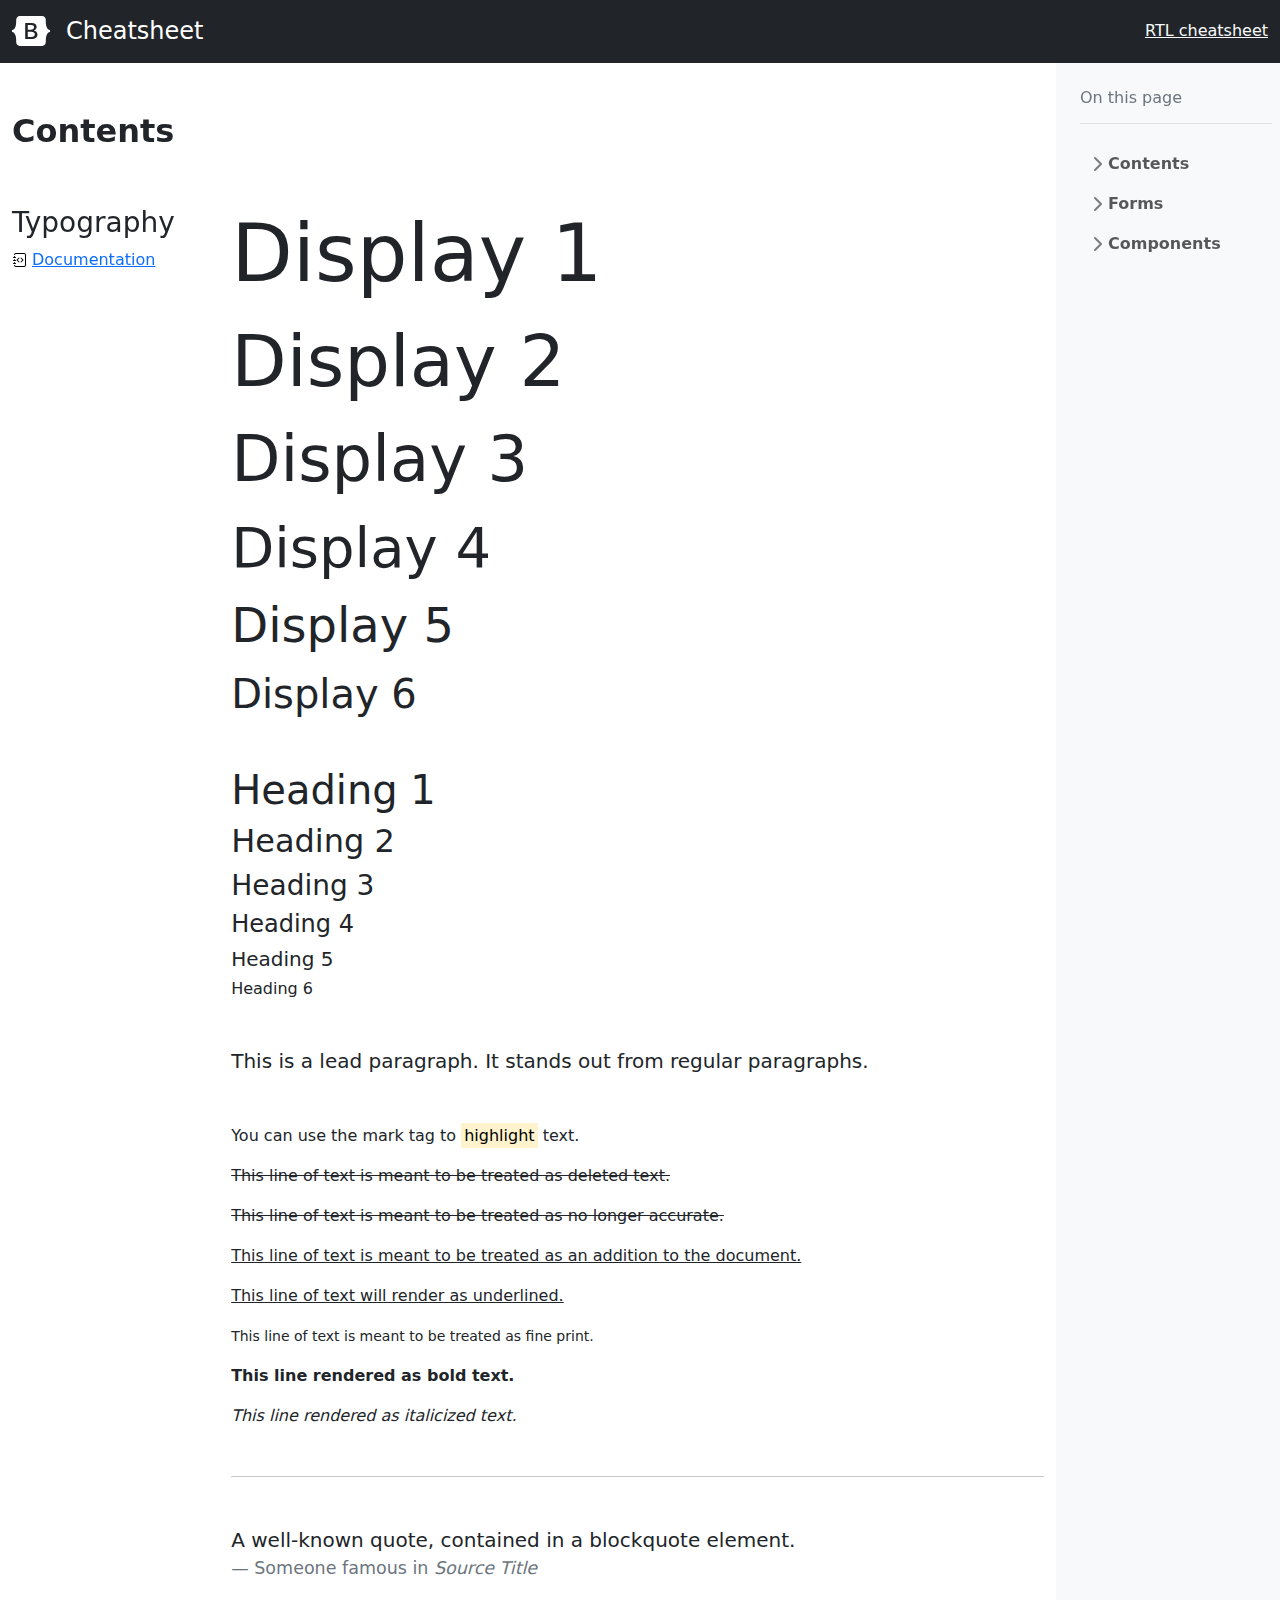
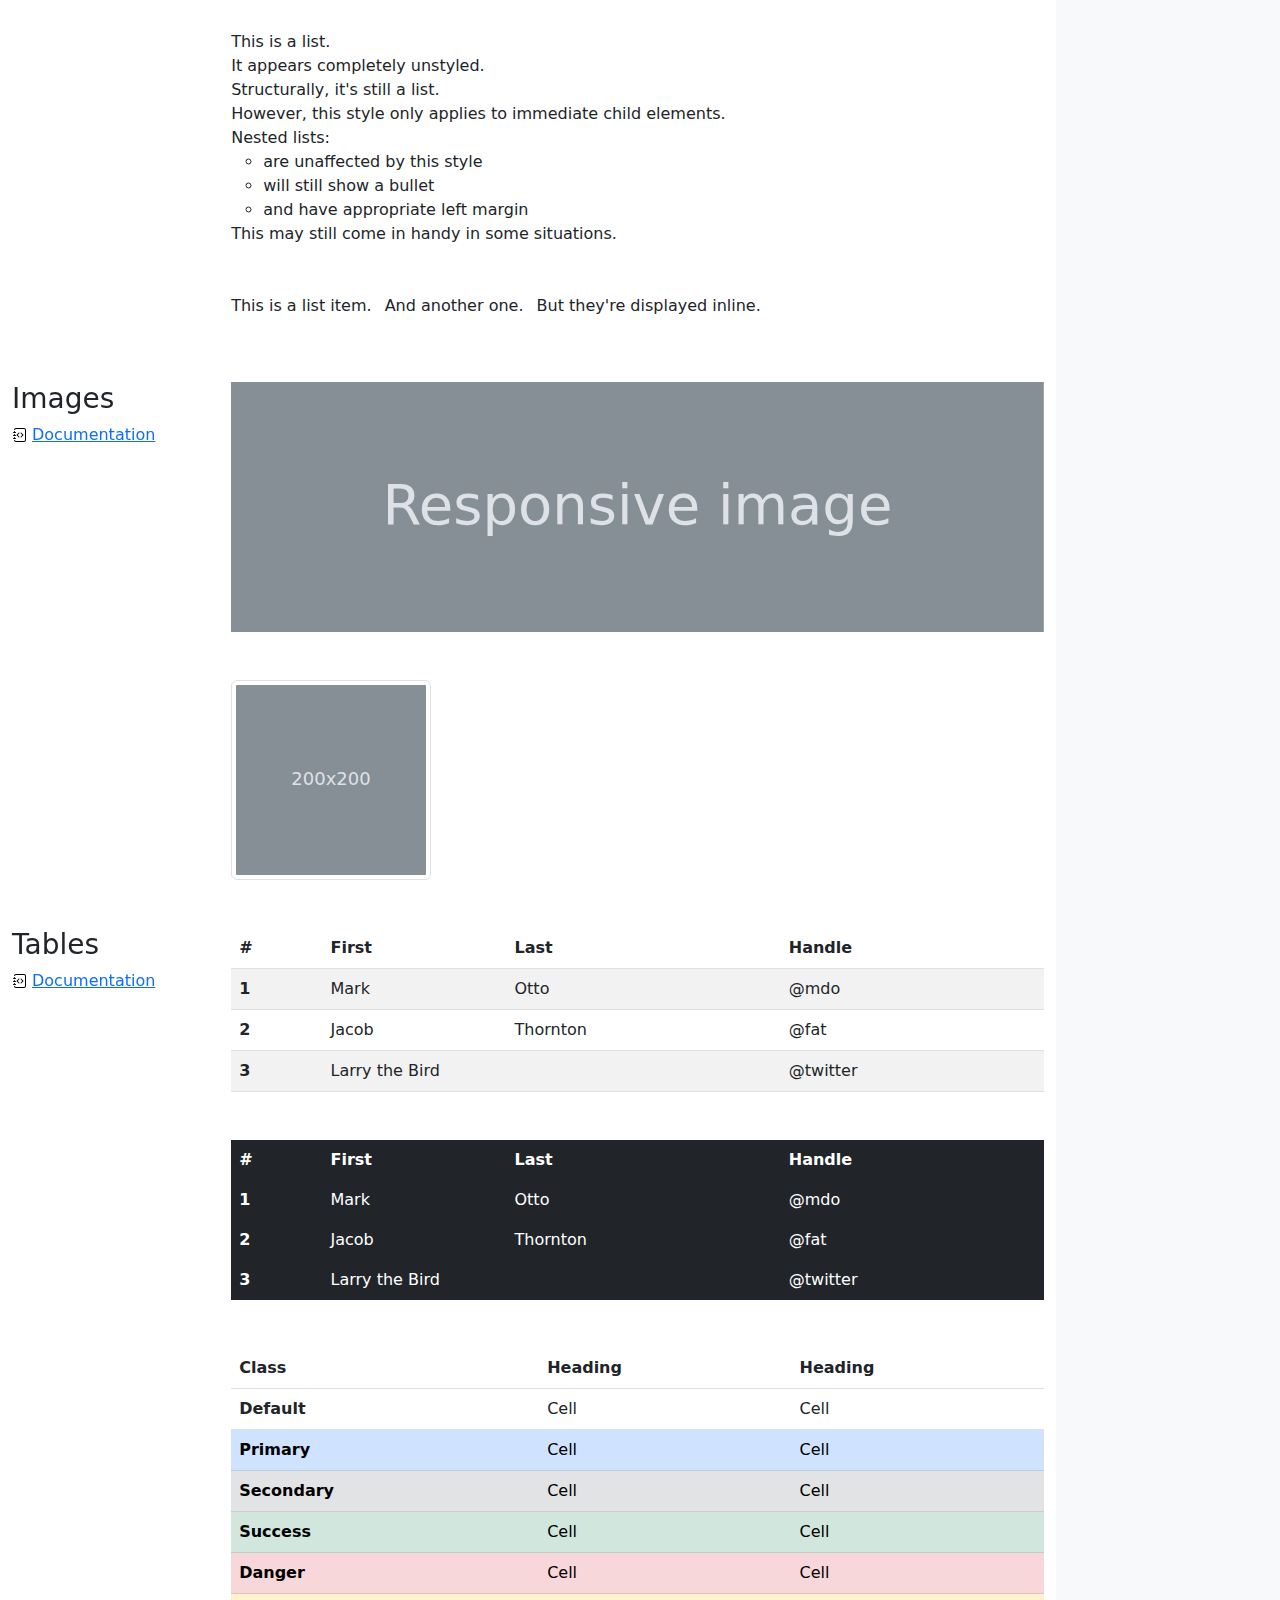
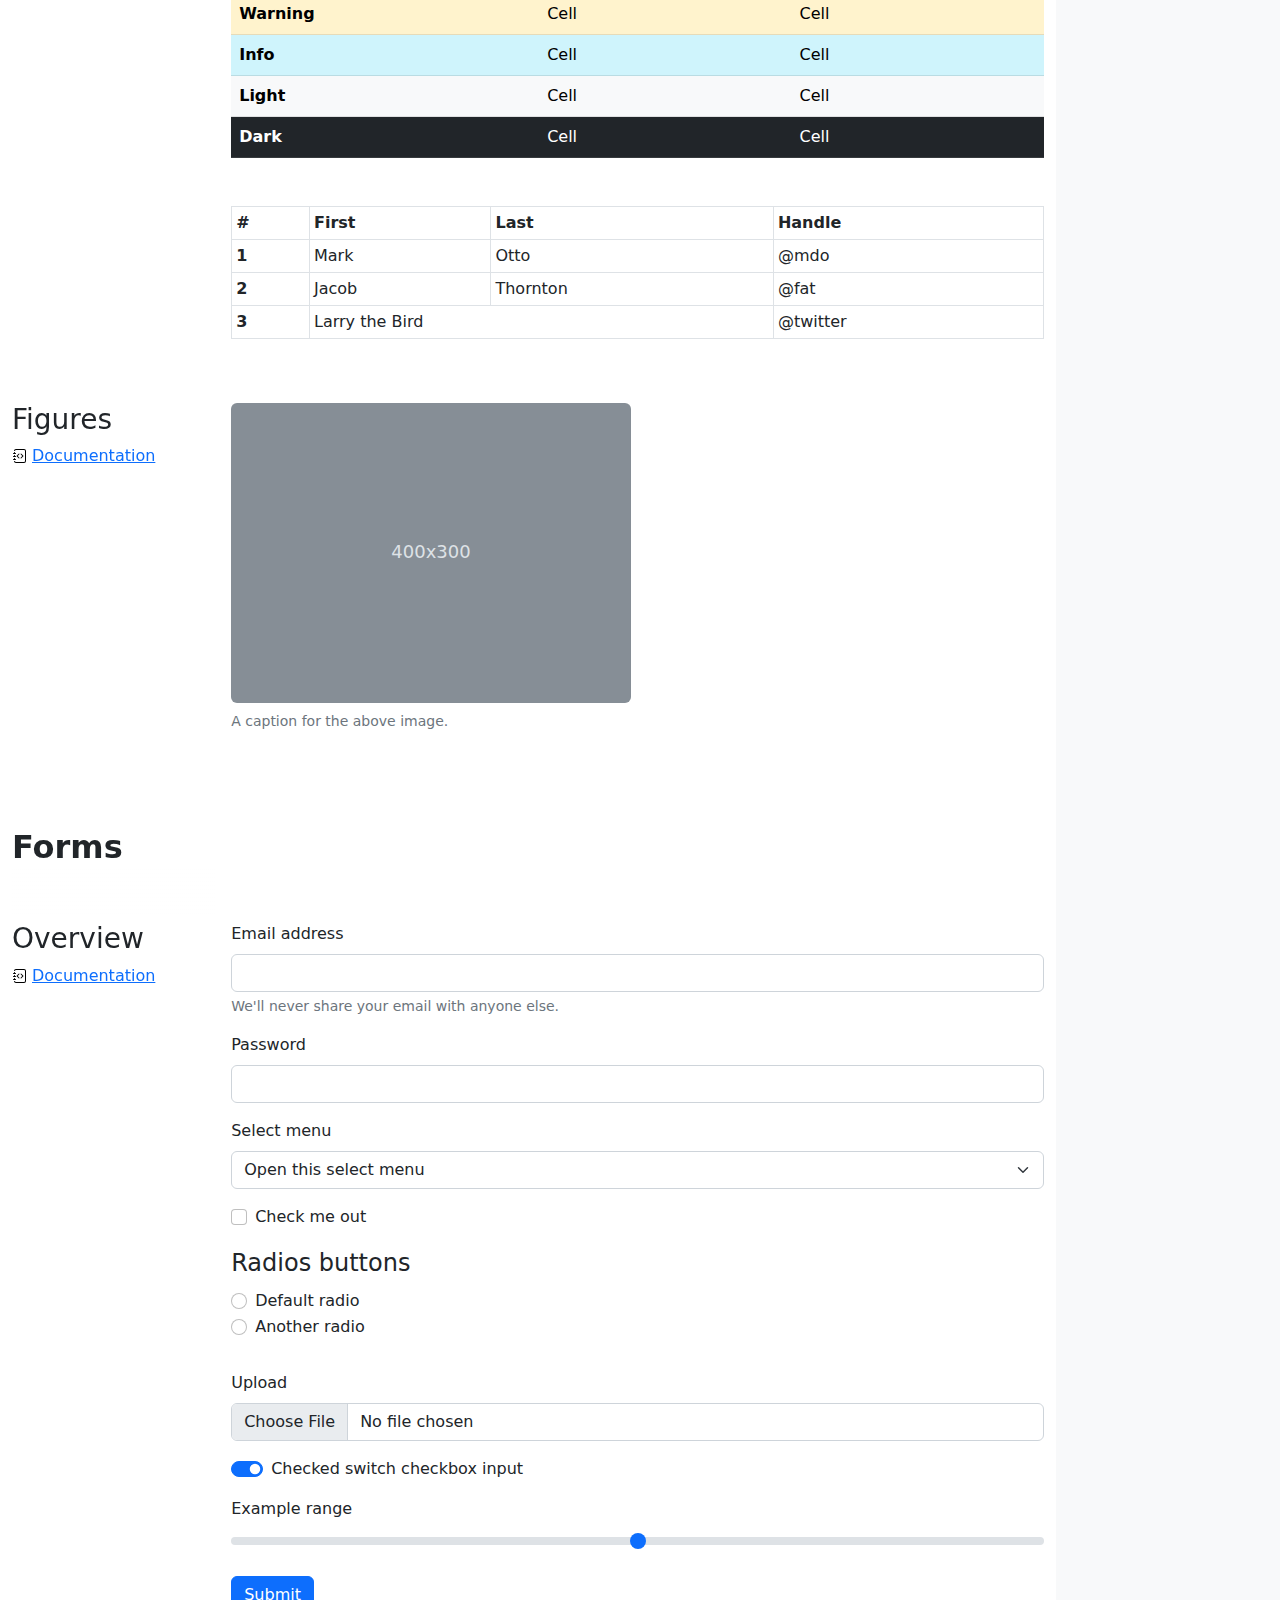
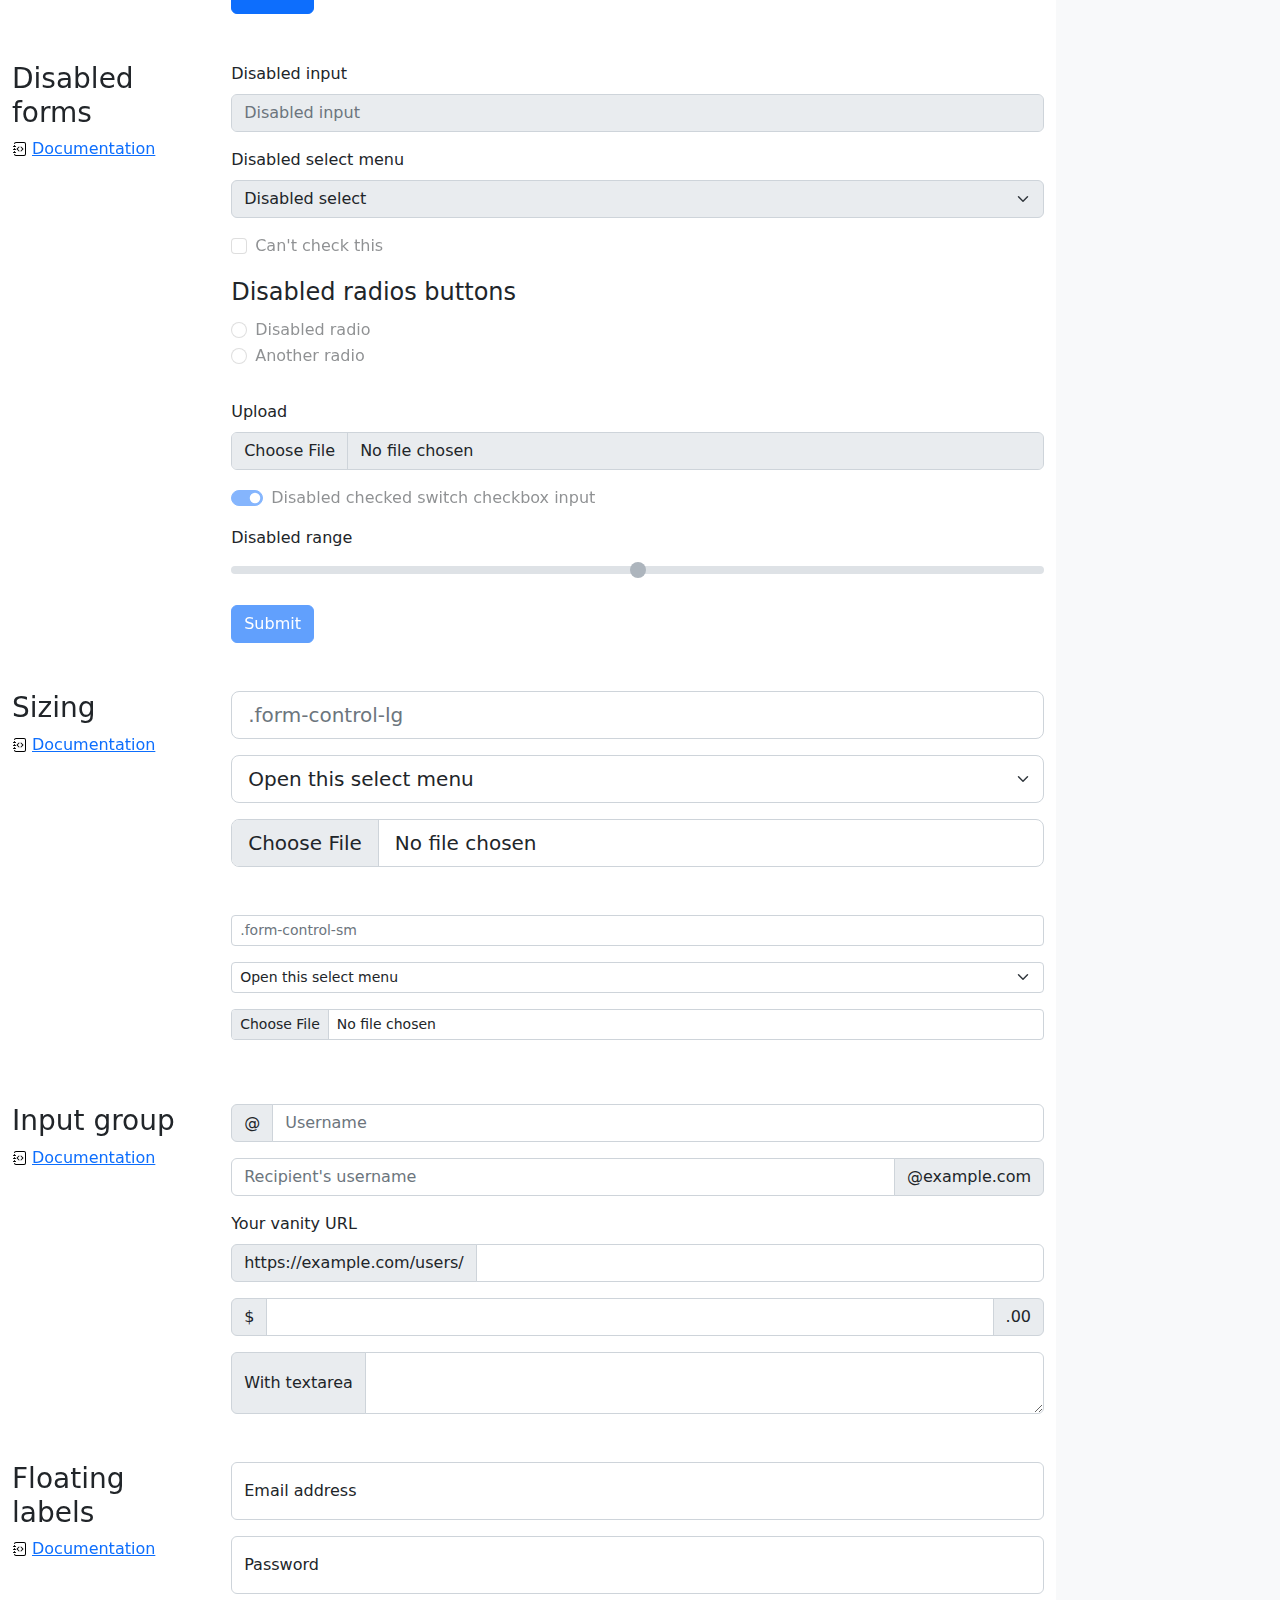
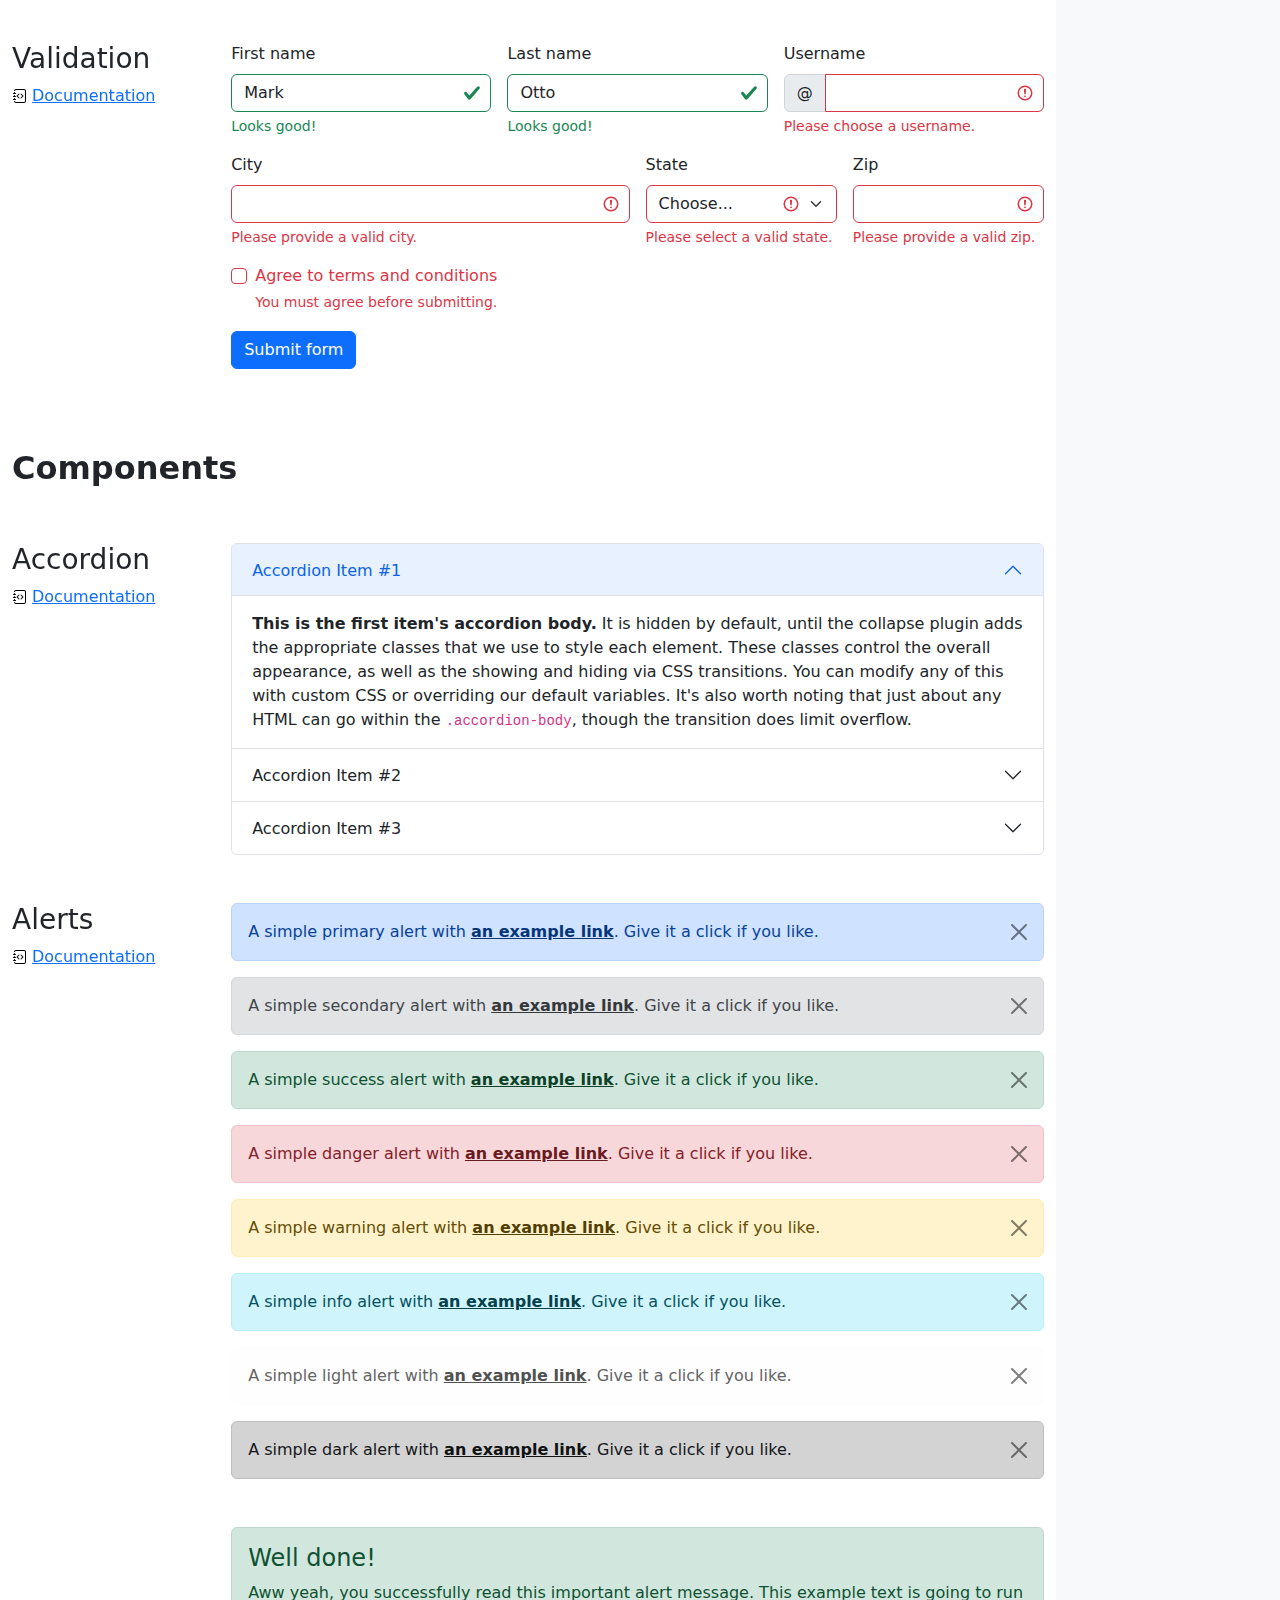
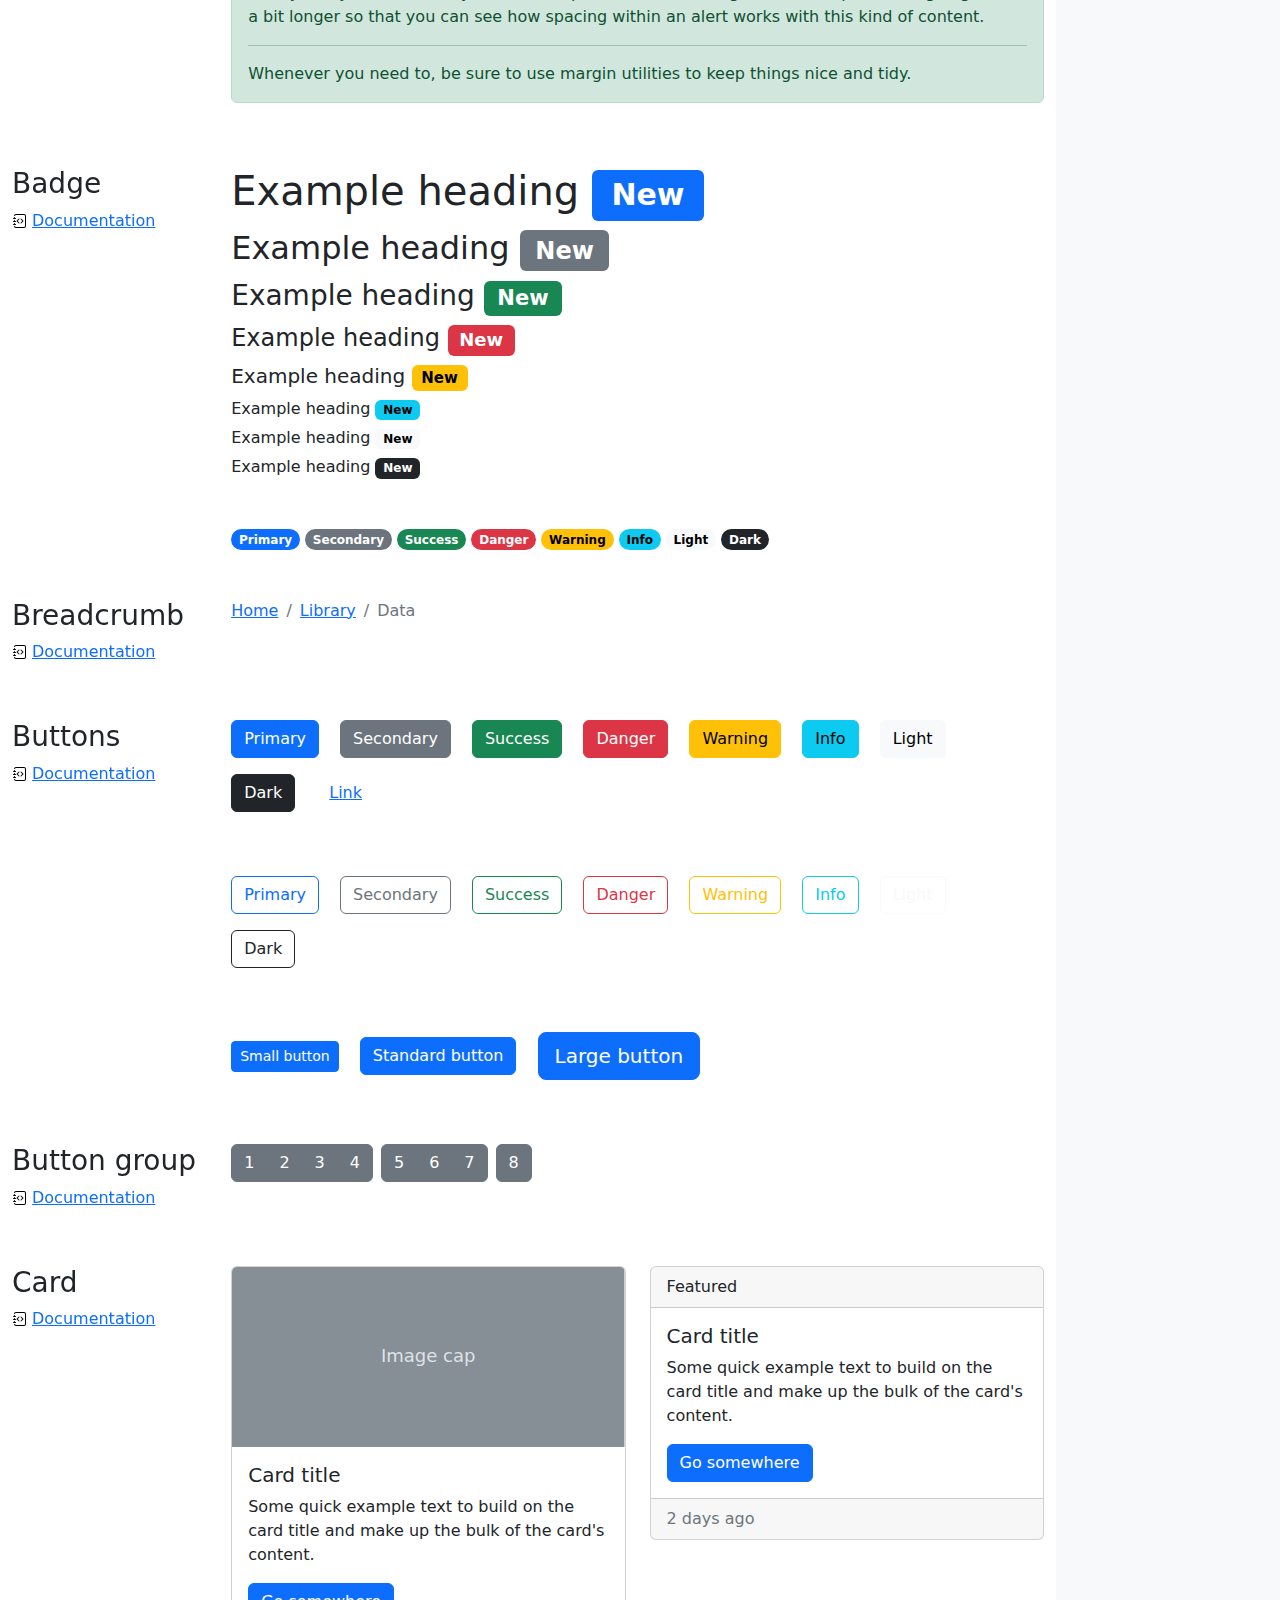
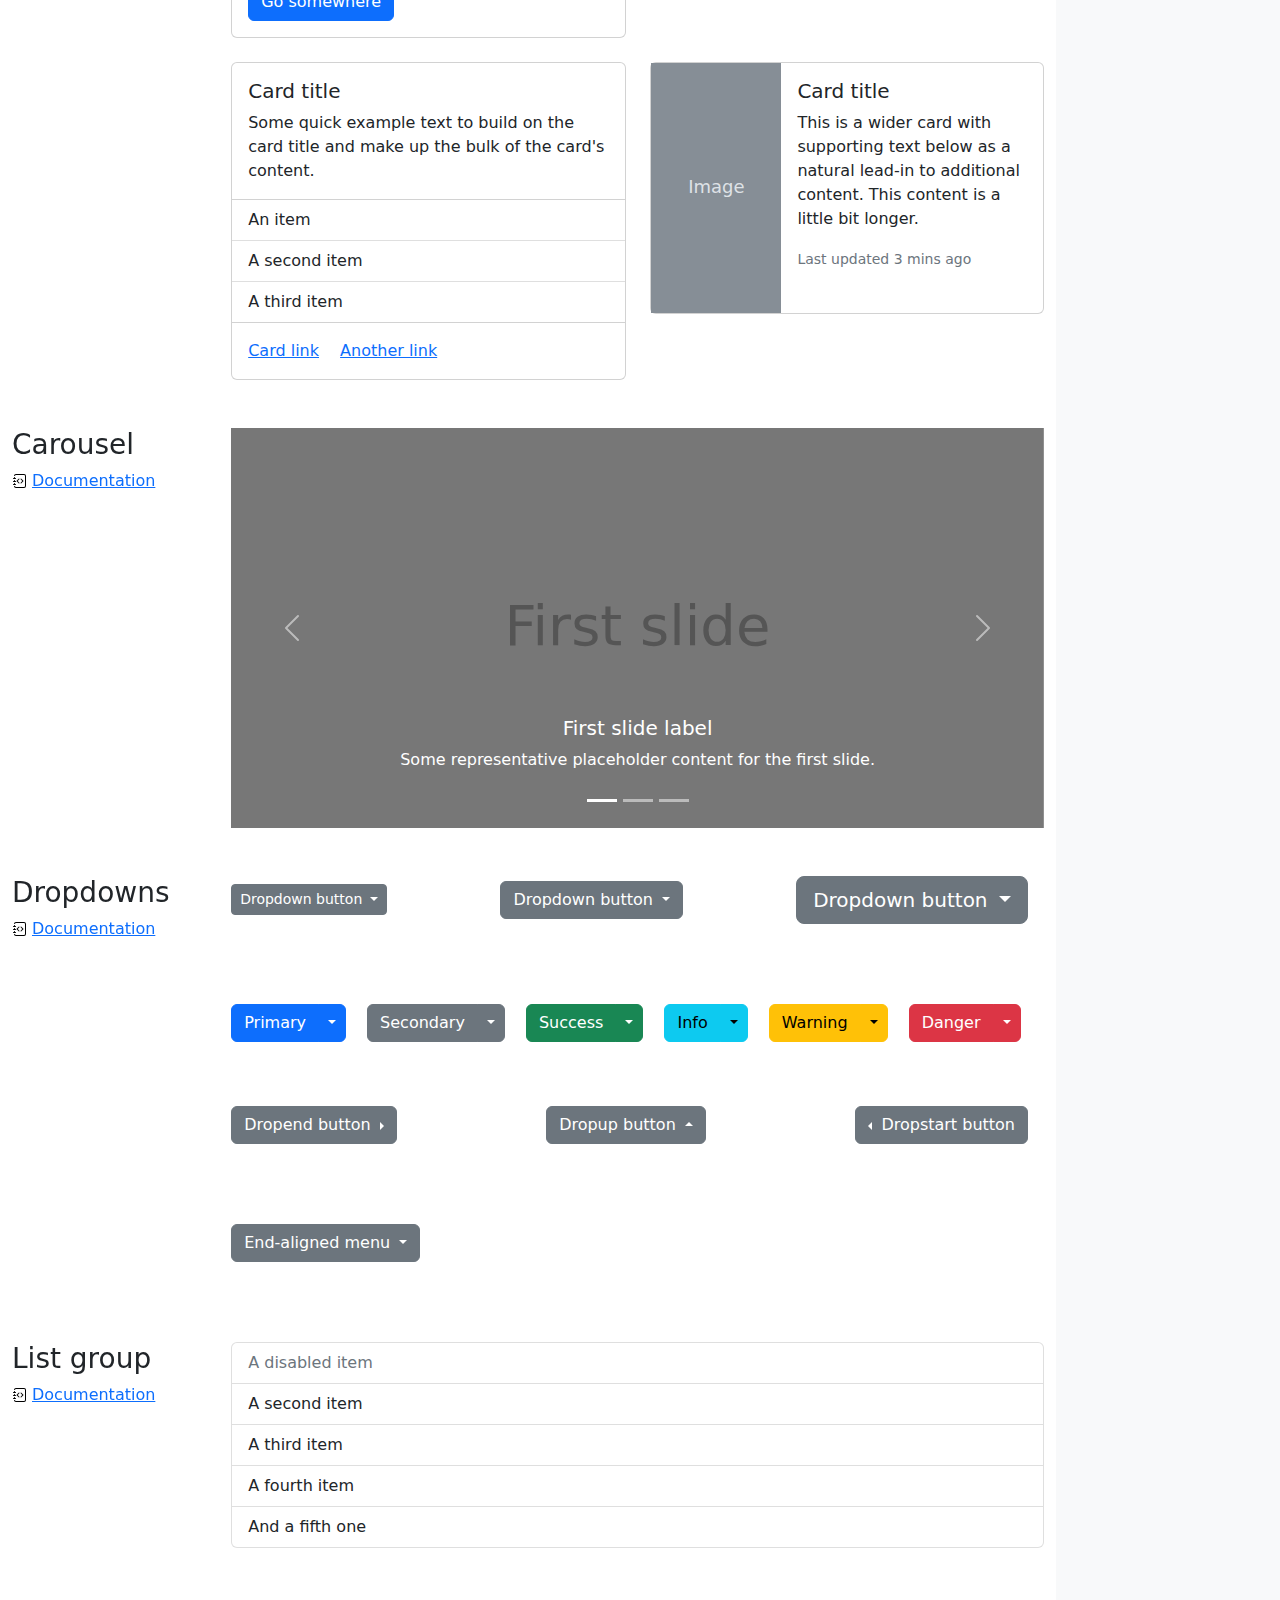
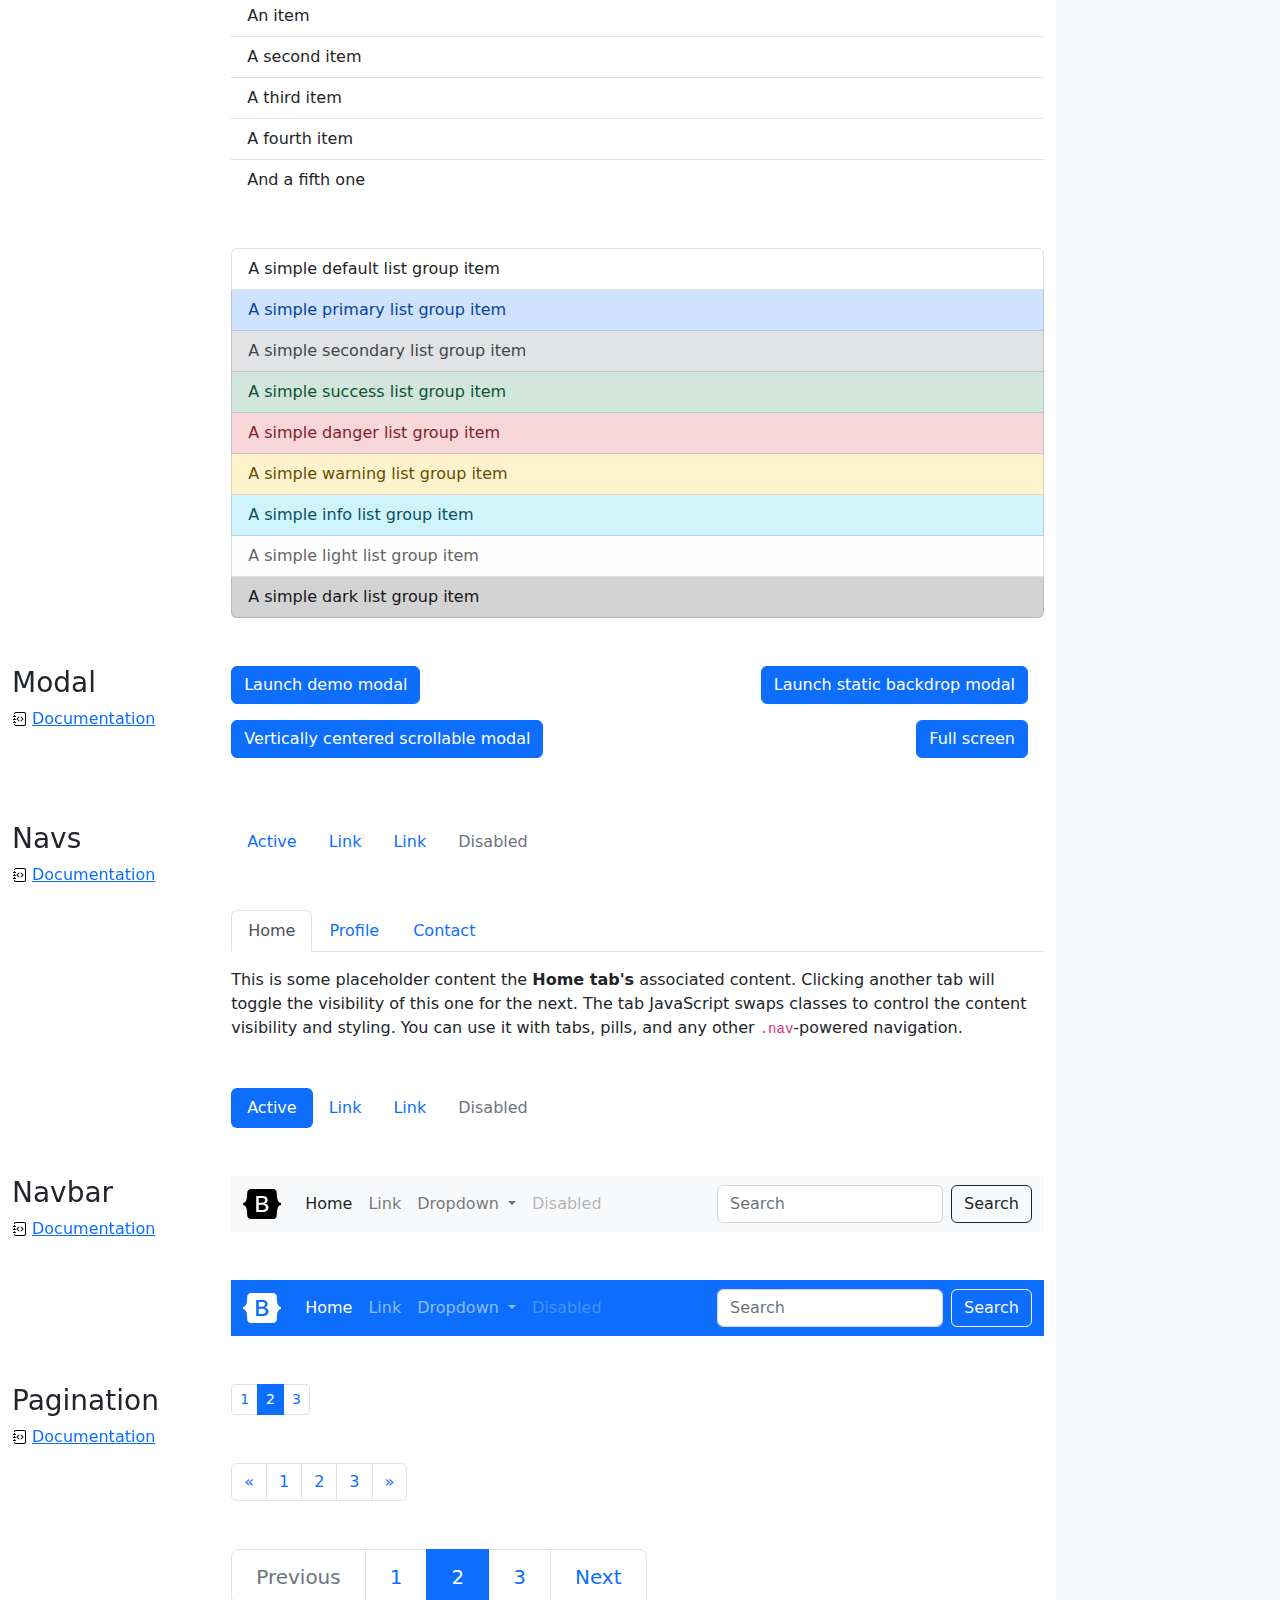
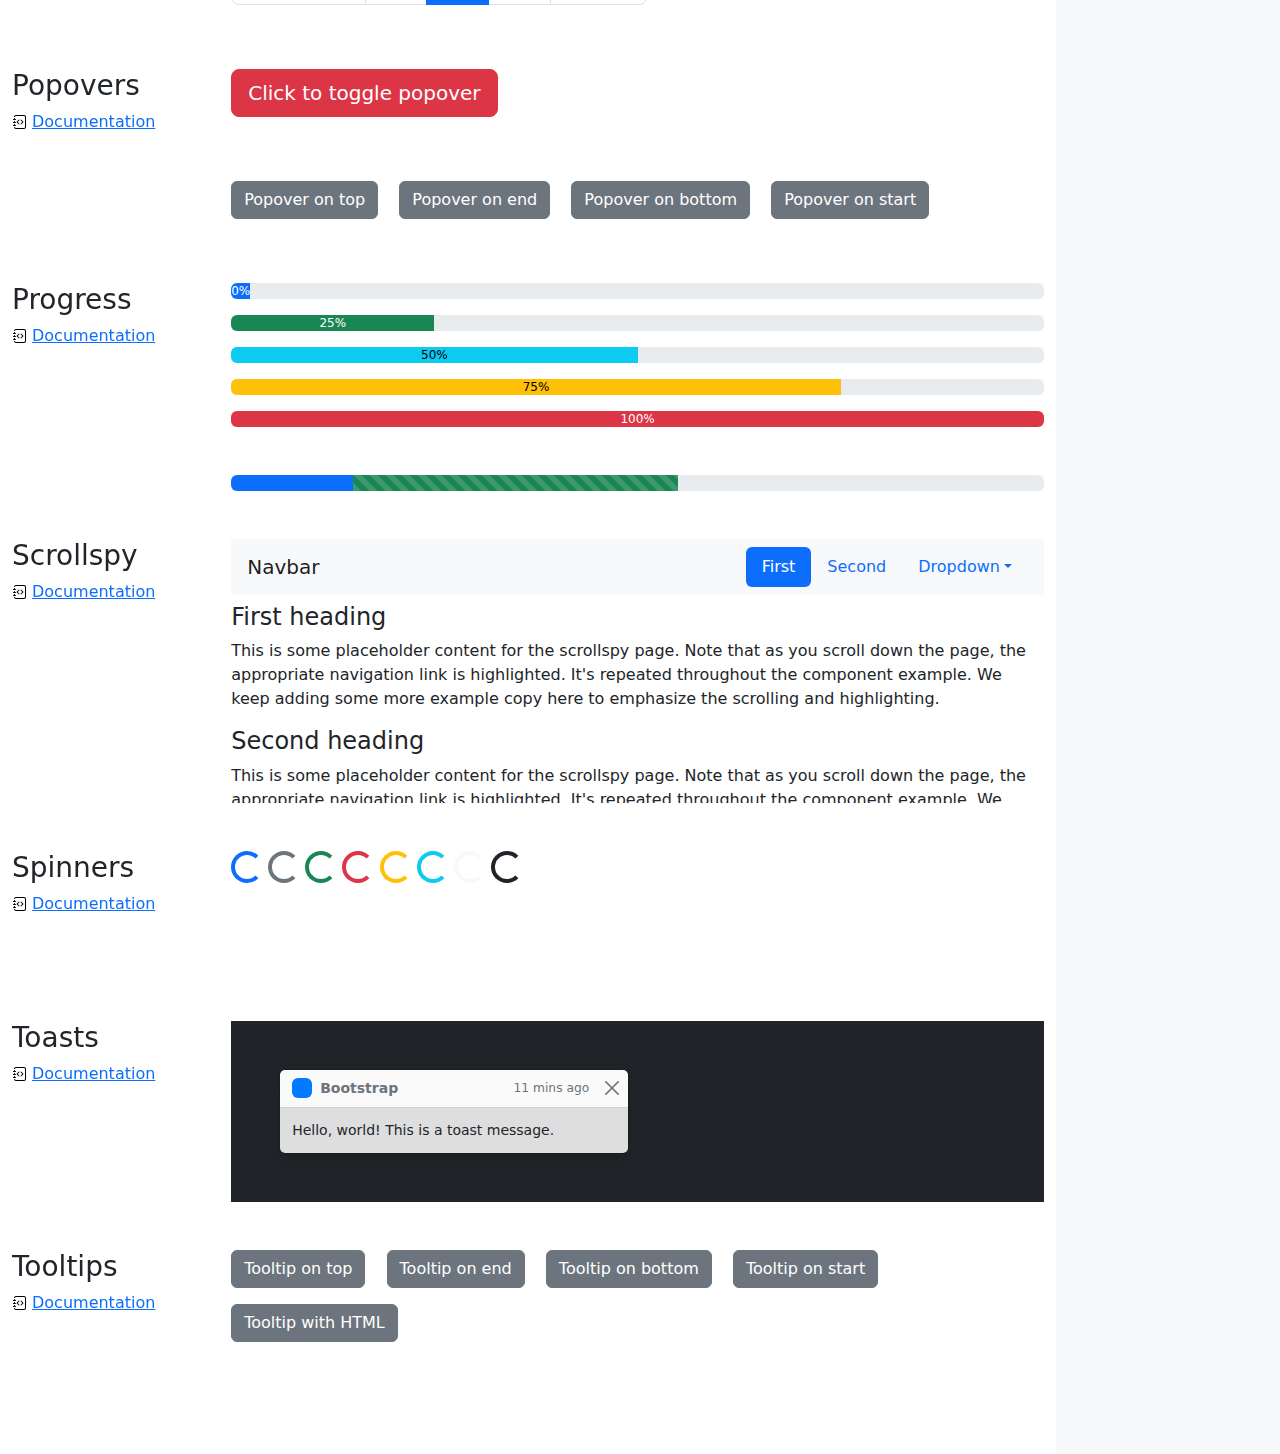
<file: bootstrap-5.2.2-examples/cheatsheet/index.html>
<!doctype html>
<html lang="en">
  <head>
    <meta charset="utf-8">
    <meta name="viewport" content="width=device-width, initial-scale=1">
    <meta name="description" content="">
    <meta name="author" content="Mark Otto, Jacob Thornton, and Bootstrap contributors">
    <meta name="generator" content="Hugo 0.104.2">
    <title>Cheatsheet · Bootstrap v5.2</title>

    <link rel="canonical" href="https://getbootstrap.com/docs/5.2/examples/cheatsheet/">

    

    

<link href="../assets/dist/css/bootstrap.min.css" rel="stylesheet">

    <style>
      .bd-placeholder-img {
        font-size: 1.125rem;
        text-anchor: middle;
        -webkit-user-select: none;
        -moz-user-select: none;
        user-select: none;
      }

      @media (min-width: 768px) {
        .bd-placeholder-img-lg {
          font-size: 3.5rem;
        }
      }

      .b-example-divider {
        height: 3rem;
        background-color: rgba(0, 0, 0, .1);
        border: solid rgba(0, 0, 0, .15);
        border-width: 1px 0;
        box-shadow: inset 0 .5em 1.5em rgba(0, 0, 0, .1), inset 0 .125em .5em rgba(0, 0, 0, .15);
      }

      .b-example-vr {
        flex-shrink: 0;
        width: 1.5rem;
        height: 100vh;
      }

      .bi {
        vertical-align: -.125em;
        fill: currentColor;
      }

      .nav-scroller {
        position: relative;
        z-index: 2;
        height: 2.75rem;
        overflow-y: hidden;
      }

      .nav-scroller .nav {
        display: flex;
        flex-wrap: nowrap;
        padding-bottom: 1rem;
        margin-top: -1px;
        overflow-x: auto;
        text-align: center;
        white-space: nowrap;
        -webkit-overflow-scrolling: touch;
      }
    </style>

    
    <!-- Custom styles for this template -->
    <link href="cheatsheet.css" rel="stylesheet">
  </head>
  <body class="bg-light">
    
<header class="bd-header bg-dark py-3 d-flex align-items-stretch border-bottom border-dark">
  <div class="container-fluid d-flex align-items-center">
    <h1 class="d-flex align-items-center fs-4 text-white mb-0">
      <img src="../assets/brand/bootstrap-logo-white.svg" width="38" height="30" class="me-3" alt="Bootstrap">
      Cheatsheet
    </h1>
    <a href="../examples/cheatsheet-rtl/" class="ms-auto link-light" hreflang="ar">RTL cheatsheet</a>
  </div>
</header>
<aside class="bd-aside sticky-xl-top text-muted align-self-start mb-3 mb-xl-5 px-2">
  <h2 class="h6 pt-4 pb-3 mb-4 border-bottom">On this page</h2>
  <nav class="small" id="toc">
    <ul class="list-unstyled">
      <li class="my-2">
        <button class="btn d-inline-flex align-items-center collapsed border-0" data-bs-toggle="collapse" aria-expanded="false" data-bs-target="#contents-collapse" aria-controls="contents-collapse">Contents</button>
        <ul class="list-unstyled ps-3 collapse" id="contents-collapse">
          <li><a class="d-inline-flex align-items-center rounded text-decoration-none" href="#typography">Typography</a></li>
          <li><a class="d-inline-flex align-items-center rounded text-decoration-none" href="#images">Images</a></li>
          <li><a class="d-inline-flex align-items-center rounded text-decoration-none" href="#tables">Tables</a></li>
          <li><a class="d-inline-flex align-items-center rounded text-decoration-none" href="#figures">Figures</a></li>
        </ul>
      </li>
      <li class="my-2">
        <button class="btn d-inline-flex align-items-center collapsed border-0" data-bs-toggle="collapse" aria-expanded="false" data-bs-target="#forms-collapse" aria-controls="forms-collapse">Forms</button>
        <ul class="list-unstyled ps-3 collapse" id="forms-collapse">
          <li><a class="d-inline-flex align-items-center rounded text-decoration-none" href="#overview">Overview</a></li>
          <li><a class="d-inline-flex align-items-center rounded text-decoration-none" href="#disabled-forms">Disabled forms</a></li>
          <li><a class="d-inline-flex align-items-center rounded text-decoration-none" href="#sizing">Sizing</a></li>
          <li><a class="d-inline-flex align-items-center rounded text-decoration-none" href="#input-group">Input group</a></li>
          <li><a class="d-inline-flex align-items-center rounded text-decoration-none" href="#floating-labels">Floating labels</a></li>
          <li><a class="d-inline-flex align-items-center rounded text-decoration-none" href="#validation">Validation</a></li>
        </ul>
      </li>
      <li class="my-2">
        <button class="btn d-inline-flex align-items-center collapsed border-0" data-bs-toggle="collapse" aria-expanded="false" data-bs-target="#components-collapse" aria-controls="components-collapse">Components</button>
        <ul class="list-unstyled ps-3 collapse" id="components-collapse">
          <li><a class="d-inline-flex align-items-center rounded text-decoration-none" href="#accordion">Accordion</a></li>
          <li><a class="d-inline-flex align-items-center rounded text-decoration-none" href="#alerts">Alerts</a></li>
          <li><a class="d-inline-flex align-items-center rounded text-decoration-none" href="#badge">Badge</a></li>
          <li><a class="d-inline-flex align-items-center rounded text-decoration-none" href="#breadcrumb">Breadcrumb</a></li>
          <li><a class="d-inline-flex align-items-center rounded text-decoration-none" href="#buttons">Buttons</a></li>
          <li><a class="d-inline-flex align-items-center rounded text-decoration-none" href="#button-group">Button group</a></li>
          <li><a class="d-inline-flex align-items-center rounded text-decoration-none" href="#card">Card</a></li>
          <li><a class="d-inline-flex align-items-center rounded text-decoration-none" href="#carousel">Carousel</a></li>
          <li><a class="d-inline-flex align-items-center rounded text-decoration-none" href="#dropdowns">Dropdowns</a></li>
          <li><a class="d-inline-flex align-items-center rounded text-decoration-none" href="#list-group">List group</a></li>
          <li><a class="d-inline-flex align-items-center rounded text-decoration-none" href="#modal">Modal</a></li>
          <li><a class="d-inline-flex align-items-center rounded text-decoration-none" href="#navs">Navs</a></li>
          <li><a class="d-inline-flex align-items-center rounded text-decoration-none" href="#navbar">Navbar</a></li>
          <li><a class="d-inline-flex align-items-center rounded text-decoration-none" href="#pagination">Pagination</a></li>
          <li><a class="d-inline-flex align-items-center rounded text-decoration-none" href="#popovers">Popovers</a></li>
          <li><a class="d-inline-flex align-items-center rounded text-decoration-none" href="#progress">Progress</a></li>
          <li><a class="d-inline-flex align-items-center rounded text-decoration-none" href="#scrollspy">Scrollspy</a></li>
          <li><a class="d-inline-flex align-items-center rounded text-decoration-none" href="#spinners">Spinners</a></li>
          <li><a class="d-inline-flex align-items-center rounded text-decoration-none" href="#toasts">Toasts</a></li>
          <li><a class="d-inline-flex align-items-center rounded text-decoration-none" href="#tooltips">Tooltips</a></li>
        </ul>
      </li>
    </ul>
  </nav>
</aside>
<div class="bd-cheatsheet container-fluid bg-body">
  <section id="content">
    <h2 class="sticky-xl-top fw-bold pt-3 pt-xl-5 pb-2 pb-xl-3">Contents</h2>

    <article class="my-3" id="typography">
      <div class="bd-heading sticky-xl-top align-self-start mt-5 mb-3 mt-xl-0 mb-xl-2">
        <h3>Typography</h3>
        <a class="d-flex align-items-center" href="../content/typography/">Documentation</a>
      </div>

      <div>
        <div class="bd-example-snippet bd-code-snippet"><div class="bd-example">
        <p class="display-1">Display 1</p>
        <p class="display-2">Display 2</p>
        <p class="display-3">Display 3</p>
        <p class="display-4">Display 4</p>
        <p class="display-5">Display 5</p>
        <p class="display-6">Display 6</p>
        </div></div>


        <div class="bd-example-snippet bd-code-snippet"><div class="bd-example">
        <p class="h1">Heading 1</p>
        <p class="h2">Heading 2</p>
        <p class="h3">Heading 3</p>
        <p class="h4">Heading 4</p>
        <p class="h5">Heading 5</p>
        <p class="h6">Heading 6</p>
        </div></div>


        <div class="bd-example-snippet bd-code-snippet"><div class="bd-example">
        <p class="lead">
          This is a lead paragraph. It stands out from regular paragraphs.
        </p>
        </div></div>


        <div class="bd-example-snippet bd-code-snippet"><div class="bd-example">
        <p>You can use the mark tag to <mark>highlight</mark> text.</p>
        <p><del>This line of text is meant to be treated as deleted text.</del></p>
        <p><s>This line of text is meant to be treated as no longer accurate.</s></p>
        <p><ins>This line of text is meant to be treated as an addition to the document.</ins></p>
        <p><u>This line of text will render as underlined.</u></p>
        <p><small>This line of text is meant to be treated as fine print.</small></p>
        <p><strong>This line rendered as bold text.</strong></p>
        <p><em>This line rendered as italicized text.</em></p>
        </div></div>


        <div class="bd-example-snippet bd-code-snippet"><div class="bd-example">
        <hr>
        </div></div>


        <div class="bd-example-snippet bd-code-snippet"><div class="bd-example">
        <blockquote class="blockquote">
          <p>A well-known quote, contained in a blockquote element.</p>
          <footer class="blockquote-footer">Someone famous in <cite title="Source Title">Source Title</cite></footer>
        </blockquote>
        </div></div>


        <div class="bd-example-snippet bd-code-snippet"><div class="bd-example">
        <ul class="list-unstyled">
          <li>This is a list.</li>
          <li>It appears completely unstyled.</li>
          <li>Structurally, it's still a list.</li>
          <li>However, this style only applies to immediate child elements.</li>
          <li>Nested lists:
            <ul>
              <li>are unaffected by this style</li>
              <li>will still show a bullet</li>
              <li>and have appropriate left margin</li>
            </ul>
          </li>
          <li>This may still come in handy in some situations.</li>
        </ul>
        </div></div>


        <div class="bd-example-snippet bd-code-snippet"><div class="bd-example">
        <ul class="list-inline">
          <li class="list-inline-item">This is a list item.</li>
          <li class="list-inline-item">And another one.</li>
          <li class="list-inline-item">But they're displayed inline.</li>
        </ul>
        </div></div>

      </div>
    </article>
    <article class="my-3" id="images">
      <div class="bd-heading sticky-xl-top align-self-start mt-5 mb-3 mt-xl-0 mb-xl-2">
        <h3>Images</h3>
        <a class="d-flex align-items-center" href="../content/images/">Documentation</a>
      </div>

      <div>
        <div class="bd-example-snippet bd-code-snippet"><div class="bd-example">
        <svg class="bd-placeholder-img bd-placeholder-img-lg img-fluid" width="100%" height="250" xmlns="http://www.w3.org/2000/svg" role="img" aria-label="Placeholder: Responsive image" preserveAspectRatio="xMidYMid slice" focusable="false"><title>Placeholder</title><rect width="100%" height="100%" fill="#868e96"/><text x="50%" y="50%" fill="#dee2e6" dy=".3em">Responsive image</text></svg>

        </div></div>


        <div class="bd-example-snippet bd-code-snippet"><div class="bd-example">
        <svg class="bd-placeholder-img img-thumbnail" width="200" height="200" xmlns="http://www.w3.org/2000/svg" role="img" aria-label="A generic square placeholder image with a white border around it, making it resemble a photograph taken with an old instant camera: 200x200" preserveAspectRatio="xMidYMid slice" focusable="false"><title>A generic square placeholder image with a white border around it, making it resemble a photograph taken with an old instant camera</title><rect width="100%" height="100%" fill="#868e96"/><text x="50%" y="50%" fill="#dee2e6" dy=".3em">200x200</text></svg>

        </div></div>

      </div>
    </article>
    <article class="my-3" id="tables">
      <div class="bd-heading sticky-xl-top align-self-start mt-5 mb-3 mt-xl-0 mb-xl-2">
        <h3>Tables</h3>
        <a class="d-flex align-items-center" href="../content/tables/">Documentation</a>
      </div>

      <div>
        <div class="bd-example-snippet bd-code-snippet"><div class="bd-example">
        <table class="table table-striped">
          <thead>
          <tr>
            <th scope="col">#</th>
            <th scope="col">First</th>
            <th scope="col">Last</th>
            <th scope="col">Handle</th>
          </tr>
          </thead>
          <tbody>
          <tr>
            <th scope="row">1</th>
            <td>Mark</td>
            <td>Otto</td>
            <td>@mdo</td>
          </tr>
          <tr>
            <th scope="row">2</th>
            <td>Jacob</td>
            <td>Thornton</td>
            <td>@fat</td>
          </tr>
          <tr>
            <th scope="row">3</th>
            <td colspan="2">Larry the Bird</td>
            <td>@twitter</td>
          </tr>
          </tbody>
        </table>
        </div></div>


        <div class="bd-example-snippet bd-code-snippet"><div class="bd-example">
        <table class="table table-dark table-borderless">
          <thead>
          <tr>
            <th scope="col">#</th>
            <th scope="col">First</th>
            <th scope="col">Last</th>
            <th scope="col">Handle</th>
          </tr>
          </thead>
          <tbody>
          <tr>
            <th scope="row">1</th>
            <td>Mark</td>
            <td>Otto</td>
            <td>@mdo</td>
          </tr>
          <tr>
            <th scope="row">2</th>
            <td>Jacob</td>
            <td>Thornton</td>
            <td>@fat</td>
          </tr>
          <tr>
            <th scope="row">3</th>
            <td colspan="2">Larry the Bird</td>
            <td>@twitter</td>
          </tr>
          </tbody>
        </table>
        </div></div>


        <div class="bd-example-snippet bd-code-snippet"><div class="bd-example">
        <table class="table table-hover">
          <thead>
          <tr>
            <th scope="col">Class</th>
            <th scope="col">Heading</th>
            <th scope="col">Heading</th>
          </tr>
          </thead>
          <tbody>
          <tr>
            <th scope="row">Default</th>
            <td>Cell</td>
            <td>Cell</td>
          </tr>
          
          <tr class="table-primary">
            <th scope="row">Primary</th>
            <td>Cell</td>
            <td>Cell</td>
          </tr>
          <tr class="table-secondary">
            <th scope="row">Secondary</th>
            <td>Cell</td>
            <td>Cell</td>
          </tr>
          <tr class="table-success">
            <th scope="row">Success</th>
            <td>Cell</td>
            <td>Cell</td>
          </tr>
          <tr class="table-danger">
            <th scope="row">Danger</th>
            <td>Cell</td>
            <td>Cell</td>
          </tr>
          <tr class="table-warning">
            <th scope="row">Warning</th>
            <td>Cell</td>
            <td>Cell</td>
          </tr>
          <tr class="table-info">
            <th scope="row">Info</th>
            <td>Cell</td>
            <td>Cell</td>
          </tr>
          <tr class="table-light">
            <th scope="row">Light</th>
            <td>Cell</td>
            <td>Cell</td>
          </tr>
          <tr class="table-dark">
            <th scope="row">Dark</th>
            <td>Cell</td>
            <td>Cell</td>
          </tr>
          </tbody>
        </table>
        </div></div>


        <div class="bd-example-snippet bd-code-snippet"><div class="bd-example">
        <table class="table table-sm table-bordered">
          <thead>
          <tr>
            <th scope="col">#</th>
            <th scope="col">First</th>
            <th scope="col">Last</th>
            <th scope="col">Handle</th>
          </tr>
          </thead>
          <tbody>
          <tr>
            <th scope="row">1</th>
            <td>Mark</td>
            <td>Otto</td>
            <td>@mdo</td>
          </tr>
          <tr>
            <th scope="row">2</th>
            <td>Jacob</td>
            <td>Thornton</td>
            <td>@fat</td>
          </tr>
          <tr>
            <th scope="row">3</th>
            <td colspan="2">Larry the Bird</td>
            <td>@twitter</td>
          </tr>
          </tbody>
        </table>
        </div></div>

      </div>
    </article>
    <article class="my-3" id="figures">
      <div class="bd-heading sticky-xl-top align-self-start mt-5 mb-3 mt-xl-0 mb-xl-2">
        <h3>Figures</h3>
        <a class="d-flex align-items-center" href="../content/figures/">Documentation</a>
      </div>

      <div>
        <div class="bd-example-snippet bd-code-snippet"><div class="bd-example">
        <figure class="figure">
          <svg class="bd-placeholder-img figure-img img-fluid rounded" width="400" height="300" xmlns="http://www.w3.org/2000/svg" role="img" aria-label="Placeholder: 400x300" preserveAspectRatio="xMidYMid slice" focusable="false"><title>Placeholder</title><rect width="100%" height="100%" fill="#868e96"/><text x="50%" y="50%" fill="#dee2e6" dy=".3em">400x300</text></svg>

          <figcaption class="figure-caption">A caption for the above image.</figcaption>
        </figure>
        </div></div>

      </div>
    </article>
  </section>

  <section id="forms">
    <h2 class="sticky-xl-top fw-bold pt-3 pt-xl-5 pb-2 pb-xl-3">Forms</h2>

    <article class="my-3" id="overview">
      <div class="bd-heading sticky-xl-top align-self-start mt-5 mb-3 mt-xl-0 mb-xl-2">
        <h3>Overview</h3>
        <a class="d-flex align-items-center" href="../forms/overview/">Documentation</a>
      </div>

      <div>
        <div class="bd-example-snippet bd-code-snippet"><div class="bd-example">
        <form>
          <div class="mb-3">
            <label for="exampleInputEmail1" class="form-label">Email address</label>
            <input type="email" class="form-control" id="exampleInputEmail1" aria-describedby="emailHelp">
            <div id="emailHelp" class="form-text">We'll never share your email with anyone else.</div>
          </div>
          <div class="mb-3">
            <label for="exampleInputPassword1" class="form-label">Password</label>
            <input type="password" class="form-control" id="exampleInputPassword1">
          </div>
          <div class="mb-3">
            <label for="exampleSelect" class="form-label">Select menu</label>
            <select class="form-select" id="exampleSelect">
              <option selected>Open this select menu</option>
              <option value="1">One</option>
              <option value="2">Two</option>
              <option value="3">Three</option>
            </select>
          </div>
          <div class="mb-3 form-check">
            <input type="checkbox" class="form-check-input" id="exampleCheck1">
            <label class="form-check-label" for="exampleCheck1">Check me out</label>
          </div>
          <fieldset class="mb-3">
            <legend>Radios buttons</legend>
            <div class="form-check">
              <input type="radio" name="radios" class="form-check-input" id="exampleRadio1">
              <label class="form-check-label" for="exampleRadio1">Default radio</label>
            </div>
            <div class="mb-3 form-check">
              <input type="radio" name="radios" class="form-check-input" id="exampleRadio2">
              <label class="form-check-label" for="exampleRadio2">Another radio</label>
            </div>
          </fieldset>
          <div class="mb-3">
            <label class="form-label" for="customFile">Upload</label>
            <input type="file" class="form-control" id="customFile">
          </div>
          <div class="mb-3 form-check form-switch">
            <input class="form-check-input" type="checkbox" role="switch" id="flexSwitchCheckChecked" checked>
            <label class="form-check-label" for="flexSwitchCheckChecked">Checked switch checkbox input</label>
          </div>
          <div class="mb-3">
            <label for="customRange3" class="form-label">Example range</label>
            <input type="range" class="form-range" min="0" max="5" step="0.5" id="customRange3">
          </div>
          <button type="submit" class="btn btn-primary">Submit</button>
        </form>
        </div></div>

      </div>
    </article>
    <article class="my-3" id="disabled-forms">
      <div class="bd-heading sticky-xl-top align-self-start mt-5 mb-3 mt-xl-0 mb-xl-2">
        <h3>Disabled forms</h3>
        <a class="d-flex align-items-center" href="../forms/overview/#disabled-forms">Documentation</a>
      </div>

      <div>
        <div class="bd-example-snippet bd-code-snippet"><div class="bd-example">
        <form>
          <fieldset disabled aria-label="Disabled fieldset example">
            <div class="mb-3">
              <label for="disabledTextInput" class="form-label">Disabled input</label>
              <input type="text" id="disabledTextInput" class="form-control" placeholder="Disabled input">
            </div>
            <div class="mb-3">
              <label for="disabledSelect" class="form-label">Disabled select menu</label>
              <select id="disabledSelect" class="form-select">
                <option>Disabled select</option>
              </select>
            </div>
            <div class="mb-3">
              <div class="form-check">
                <input class="form-check-input" type="checkbox" id="disabledFieldsetCheck" disabled>
                <label class="form-check-label" for="disabledFieldsetCheck">
                  Can't check this
                </label>
              </div>
            </div>
            <fieldset class="mb-3">
              <legend>Disabled radios buttons</legend>
              <div class="form-check">
                <input type="radio" name="radios" class="form-check-input" id="disabledRadio1" disabled>
                <label class="form-check-label" for="disabledRadio1">Disabled radio</label>
              </div>
              <div class="mb-3 form-check">
                <input type="radio" name="radios" class="form-check-input" id="disabledRadio2" disabled>
                <label class="form-check-label" for="disabledRadio2">Another radio</label>
              </div>
            </fieldset>
            <div class="mb-3">
              <label class="form-label" for="disabledCustomFile">Upload</label>
              <input type="file" class="form-control" id="disabledCustomFile" disabled>
            </div>
            <div class="mb-3 form-check form-switch">
              <input class="form-check-input" type="checkbox" role="switch" id="disabledSwitchCheckChecked" checked disabled>
              <label class="form-check-label" for="disabledSwitchCheckChecked">Disabled checked switch checkbox input</label>
            </div>
            <div class="mb-3">
              <label for="disabledRange" class="form-label">Disabled range</label>
              <input type="range" class="form-range" min="0" max="5" step="0.5" id="disabledRange">
            </div>
            <button type="submit" class="btn btn-primary">Submit</button>
          </fieldset>
        </form>
        </div></div>

      </div>
    </article>
    <article class="my-3" id="sizing">
      <div class="bd-heading sticky-xl-top align-self-start mt-5 mb-3 mt-xl-0 mb-xl-2">
        <h3>Sizing</h3>
        <a class="d-flex align-items-center" href="../forms/form-control/#sizing">Documentation</a>
      </div>

      <div>
        <div class="bd-example-snippet bd-code-snippet"><div class="bd-example">
        <div class="mb-3">
          <input class="form-control form-control-lg" type="text" placeholder=".form-control-lg" aria-label=".form-control-lg example">
        </div>
        <div class="mb-3">
          <select class="form-select form-select-lg" aria-label=".form-select-lg example">
            <option selected>Open this select menu</option>
            <option value="1">One</option>
            <option value="2">Two</option>
            <option value="3">Three</option>
          </select>
        </div>
        <div class="mb-3">
          <input type="file" class="form-control form-control-lg" aria-label="Large file input example">
        </div>
        </div></div>


        <div class="bd-example-snippet bd-code-snippet"><div class="bd-example">
        <div class="mb-3">
          <input class="form-control form-control-sm" type="text" placeholder=".form-control-sm" aria-label=".form-control-sm example">
        </div>
        <div class="mb-3">
          <select class="form-select form-select-sm" aria-label=".form-select-sm example">
            <option selected>Open this select menu</option>
            <option value="1">One</option>
            <option value="2">Two</option>
            <option value="3">Three</option>
          </select>
        </div>
        <div class="mb-3">
          <input type="file" class="form-control form-control-sm" aria-label="Small file input example">
        </div>
        </div></div>

      </div>
    </article>
    <article class="my-3" id="input-group">
      <div class="bd-heading sticky-xl-top align-self-start mt-5 mb-3 mt-xl-0 mb-xl-2">
        <h3>Input group</h3>
        <a class="d-flex align-items-center" href="../forms/input-group/">Documentation</a>
      </div>

      <div>
        <div class="bd-example-snippet bd-code-snippet"><div class="bd-example">
        <div class="input-group mb-3">
          <span class="input-group-text" id="basic-addon1">@</span>
          <input type="text" class="form-control" placeholder="Username" aria-label="Username" aria-describedby="basic-addon1">
        </div>
        <div class="input-group mb-3">
          <input type="text" class="form-control" placeholder="Recipient's username" aria-label="Recipient's username" aria-describedby="basic-addon2">
          <span class="input-group-text" id="basic-addon2">@example.com</span>
        </div>
        <label for="basic-url" class="form-label">Your vanity URL</label>
        <div class="input-group mb-3">
          <span class="input-group-text" id="basic-addon3">https://example.com/users/</span>
          <input type="text" class="form-control" id="basic-url" aria-describedby="basic-addon3">
        </div>
        <div class="input-group mb-3">
          <span class="input-group-text">$</span>
          <input type="text" class="form-control" aria-label="Amount (to the nearest dollar)">
          <span class="input-group-text">.00</span>
        </div>
        <div class="input-group">
          <span class="input-group-text">With textarea</span>
          <textarea class="form-control" aria-label="With textarea"></textarea>
        </div>
        </div></div>

      </div>
    </article>
    <article class="my-3" id="floating-labels">
      <div class="bd-heading sticky-xl-top align-self-start mt-5 mb-3 mt-xl-0 mb-xl-2">
        <h3>Floating labels</h3>
        <a class="d-flex align-items-center" href="../forms/floating-labels/">Documentation</a>
      </div>

      <div>
        <div class="bd-example-snippet bd-code-snippet"><div class="bd-example">
        <form>
          <div class="form-floating mb-3">
            <input type="email" class="form-control" id="floatingInput" placeholder="name@example.com">
            <label for="floatingInput">Email address</label>
          </div>
          <div class="form-floating">
            <input type="password" class="form-control" id="floatingPassword" placeholder="Password">
            <label for="floatingPassword">Password</label>
          </div>
        </form>
        </div></div>

      </div>
    </article>
    <article class="my-3" id="validation">
      <div class="bd-heading sticky-xl-top align-self-start mt-5 mb-3 mt-xl-0 mb-xl-2">
        <h3>Validation</h3>
        <a class="d-flex align-items-center" href="../forms/validation/">Documentation</a>
      </div>

      <div>
        <div class="bd-example-snippet bd-code-snippet"><div class="bd-example">
        <form class="row g-3">
          <div class="col-md-4">
            <label for="validationServer01" class="form-label">First name</label>
            <input type="text" class="form-control is-valid" id="validationServer01" value="Mark" required>
            <div class="valid-feedback">
              Looks good!
            </div>
          </div>
          <div class="col-md-4">
            <label for="validationServer02" class="form-label">Last name</label>
            <input type="text" class="form-control is-valid" id="validationServer02" value="Otto" required>
            <div class="valid-feedback">
              Looks good!
            </div>
          </div>
          <div class="col-md-4">
            <label for="validationServerUsername" class="form-label">Username</label>
            <div class="input-group has-validation">
              <span class="input-group-text" id="inputGroupPrepend3">@</span>
              <input type="text" class="form-control is-invalid" id="validationServerUsername" aria-describedby="inputGroupPrepend3" required>
              <div class="invalid-feedback">
                Please choose a username.
              </div>
            </div>
          </div>
          <div class="col-md-6">
            <label for="validationServer03" class="form-label">City</label>
            <input type="text" class="form-control is-invalid" id="validationServer03" required>
            <div class="invalid-feedback">
              Please provide a valid city.
            </div>
          </div>
          <div class="col-md-3">
            <label for="validationServer04" class="form-label">State</label>
            <select class="form-select is-invalid" id="validationServer04" required>
              <option selected disabled value="">Choose...</option>
              <option>...</option>
            </select>
            <div class="invalid-feedback">
              Please select a valid state.
            </div>
          </div>
          <div class="col-md-3">
            <label for="validationServer05" class="form-label">Zip</label>
            <input type="text" class="form-control is-invalid" id="validationServer05" required>
            <div class="invalid-feedback">
              Please provide a valid zip.
            </div>
          </div>
          <div class="col-12">
            <div class="form-check">
              <input class="form-check-input is-invalid" type="checkbox" value="" id="invalidCheck3" required>
              <label class="form-check-label" for="invalidCheck3">
                Agree to terms and conditions
              </label>
              <div class="invalid-feedback">
                You must agree before submitting.
              </div>
            </div>
          </div>
          <div class="col-12">
            <button class="btn btn-primary" type="submit">Submit form</button>
          </div>
        </form>
        </div></div>

      </div>
    </article>
  </section>

  <section id="components">
    <h2 class="sticky-xl-top fw-bold pt-3 pt-xl-5 pb-2 pb-xl-3">Components</h2>

    <article class="my-3" id="accordion">
      <div class="bd-heading sticky-xl-top align-self-start mt-5 mb-3 mt-xl-0 mb-xl-2">
        <h3>Accordion</h3>
        <a class="d-flex align-items-center" href="../components/accordion/">Documentation</a>
      </div>

      <div>
        <div class="bd-example-snippet bd-code-snippet"><div class="bd-example">
        <div class="accordion" id="accordionExample">
          <div class="accordion-item">
            <h4 class="accordion-header" id="headingOne">
              <button class="accordion-button" type="button" data-bs-toggle="collapse" data-bs-target="#collapseOne" aria-expanded="true" aria-controls="collapseOne">
                Accordion Item #1
              </button>
            </h4>
            <div id="collapseOne" class="accordion-collapse collapse show" aria-labelledby="headingOne" data-bs-parent="#accordionExample">
              <div class="accordion-body">
                <strong>This is the first item's accordion body.</strong> It is hidden by default, until the collapse plugin adds the appropriate classes that we use to style each element. These classes control the overall appearance, as well as the showing and hiding via CSS transitions. You can modify any of this with custom CSS or overriding our default variables. It's also worth noting that just about any HTML can go within the <code>.accordion-body</code>, though the transition does limit overflow.
              </div>
            </div>
          </div>
          <div class="accordion-item">
            <h4 class="accordion-header" id="headingTwo">
              <button class="accordion-button collapsed" type="button" data-bs-toggle="collapse" data-bs-target="#collapseTwo" aria-expanded="false" aria-controls="collapseTwo">
                Accordion Item #2
              </button>
            </h4>
            <div id="collapseTwo" class="accordion-collapse collapse" aria-labelledby="headingTwo" data-bs-parent="#accordionExample">
              <div class="accordion-body">
                <strong>This is the second item's accordion body.</strong> It is hidden by default, until the collapse plugin adds the appropriate classes that we use to style each element. These classes control the overall appearance, as well as the showing and hiding via CSS transitions. You can modify any of this with custom CSS or overriding our default variables. It's also worth noting that just about any HTML can go within the <code>.accordion-body</code>, though the transition does limit overflow.
              </div>
            </div>
          </div>
          <div class="accordion-item">
            <h4 class="accordion-header" id="headingThree">
              <button class="accordion-button collapsed" type="button" data-bs-toggle="collapse" data-bs-target="#collapseThree" aria-expanded="false" aria-controls="collapseThree">
                Accordion Item #3
              </button>
            </h4>
            <div id="collapseThree" class="accordion-collapse collapse" aria-labelledby="headingThree" data-bs-parent="#accordionExample">
              <div class="accordion-body">
                <strong>This is the third item's accordion body.</strong> It is hidden by default, until the collapse plugin adds the appropriate classes that we use to style each element. These classes control the overall appearance, as well as the showing and hiding via CSS transitions. You can modify any of this with custom CSS or overriding our default variables. It's also worth noting that just about any HTML can go within the <code>.accordion-body</code>, though the transition does limit overflow.
              </div>
            </div>
          </div>
        </div>
        </div></div>

      </div>
    </article>
    <article class="my-3" id="alerts">
      <div class="bd-heading sticky-xl-top align-self-start mt-5 mb-3 mt-xl-0 mb-xl-2">
        <h3>Alerts</h3>
        <a class="d-flex align-items-center" href="../components/alerts/">Documentation</a>
      </div>

      <div>
        <div class="bd-example-snippet bd-code-snippet"><div class="bd-example">
        
        <div class="alert alert-primary alert-dismissible fade show" role="alert">
          A simple primary alert with <a href="#" class="alert-link">an example link</a>. Give it a click if you like.
          <button type="button" class="btn-close" data-bs-dismiss="alert" aria-label="Close"></button>
        </div>
        <div class="alert alert-secondary alert-dismissible fade show" role="alert">
          A simple secondary alert with <a href="#" class="alert-link">an example link</a>. Give it a click if you like.
          <button type="button" class="btn-close" data-bs-dismiss="alert" aria-label="Close"></button>
        </div>
        <div class="alert alert-success alert-dismissible fade show" role="alert">
          A simple success alert with <a href="#" class="alert-link">an example link</a>. Give it a click if you like.
          <button type="button" class="btn-close" data-bs-dismiss="alert" aria-label="Close"></button>
        </div>
        <div class="alert alert-danger alert-dismissible fade show" role="alert">
          A simple danger alert with <a href="#" class="alert-link">an example link</a>. Give it a click if you like.
          <button type="button" class="btn-close" data-bs-dismiss="alert" aria-label="Close"></button>
        </div>
        <div class="alert alert-warning alert-dismissible fade show" role="alert">
          A simple warning alert with <a href="#" class="alert-link">an example link</a>. Give it a click if you like.
          <button type="button" class="btn-close" data-bs-dismiss="alert" aria-label="Close"></button>
        </div>
        <div class="alert alert-info alert-dismissible fade show" role="alert">
          A simple info alert with <a href="#" class="alert-link">an example link</a>. Give it a click if you like.
          <button type="button" class="btn-close" data-bs-dismiss="alert" aria-label="Close"></button>
        </div>
        <div class="alert alert-light alert-dismissible fade show" role="alert">
          A simple light alert with <a href="#" class="alert-link">an example link</a>. Give it a click if you like.
          <button type="button" class="btn-close" data-bs-dismiss="alert" aria-label="Close"></button>
        </div>
        <div class="alert alert-dark alert-dismissible fade show" role="alert">
          A simple dark alert with <a href="#" class="alert-link">an example link</a>. Give it a click if you like.
          <button type="button" class="btn-close" data-bs-dismiss="alert" aria-label="Close"></button>
        </div>
        </div></div>


        <div class="bd-example-snippet bd-code-snippet"><div class="bd-example">
        <div class="alert alert-success" role="alert">
          <h4 class="alert-heading">Well done!</h4>
          <p>Aww yeah, you successfully read this important alert message. This example text is going to run a bit longer so that you can see how spacing within an alert works with this kind of content.</p>
          <hr>
          <p class="mb-0">Whenever you need to, be sure to use margin utilities to keep things nice and tidy.</p>
        </div>
        </div></div>

      </div>
    </article>
    <article class="my-3" id="badge">
      <div class="bd-heading sticky-xl-top align-self-start mt-5 mb-3 mt-xl-0 mb-xl-2">
        <h3>Badge</h3>
        <a class="d-flex align-items-center" href="../components/badge/">Documentation</a>
      </div>

      <div>
        <div class="bd-example-snippet bd-code-snippet"><div class="bd-example">
        <p class="h1">Example heading <span class="badge bg-primary">New</span></p>
        <p class="h2">Example heading <span class="badge bg-secondary">New</span></p>
        <p class="h3">Example heading <span class="badge bg-success">New</span></p>
        <p class="h4">Example heading <span class="badge bg-danger">New</span></p>
        <p class="h5">Example heading <span class="badge text-bg-warning">New</span></p>
        <p class="h6">Example heading <span class="badge text-bg-info">New</span></p>
        <p class="h6">Example heading <span class="badge text-bg-light">New</span></p>
        <p class="h6">Example heading <span class="badge bg-dark">New</span></p>
        </div></div>


        <div class="bd-example-snippet bd-code-snippet"><div class="bd-example">
        
        <span class="badge rounded-pill bg-primary">Primary</span>
        <span class="badge rounded-pill bg-secondary">Secondary</span>
        <span class="badge rounded-pill bg-success">Success</span>
        <span class="badge rounded-pill bg-danger">Danger</span>
        <span class="badge rounded-pill text-bg-warning">Warning</span>
        <span class="badge rounded-pill text-bg-info">Info</span>
        <span class="badge rounded-pill text-bg-light">Light</span>
        <span class="badge rounded-pill bg-dark">Dark</span>
        </div></div>

      </div>
    </article>
    <article class="my-3" id="breadcrumb">
      <div class="bd-heading sticky-xl-top align-self-start mt-5 mb-3 mt-xl-0 mb-xl-2">
        <h3>Breadcrumb</h3>
        <a class="d-flex align-items-center" href="../components/breadcrumb/">Documentation</a>
      </div>

      <div>
        <div class="bd-example-snippet bd-code-snippet"><div class="bd-example">
        <nav aria-label="breadcrumb">
          <ol class="breadcrumb">
            <li class="breadcrumb-item"><a href="#">Home</a></li>
            <li class="breadcrumb-item"><a href="#">Library</a></li>
            <li class="breadcrumb-item active" aria-current="page">Data</li>
          </ol>
        </nav>
        </div></div>

      </div>
    </article>
    <article class="my-3" id="buttons">
      <div class="bd-heading sticky-xl-top align-self-start mt-5 mb-3 mt-xl-0 mb-xl-2">
        <h3>Buttons</h3>
        <a class="d-flex align-items-center" href="../components/buttons/">Documentation</a>
      </div>

      <div>
        <div class="bd-example-snippet bd-code-snippet"><div class="bd-example">
        
        <button type="button" class="btn btn-primary">Primary</button>
        <button type="button" class="btn btn-secondary">Secondary</button>
        <button type="button" class="btn btn-success">Success</button>
        <button type="button" class="btn btn-danger">Danger</button>
        <button type="button" class="btn btn-warning">Warning</button>
        <button type="button" class="btn btn-info">Info</button>
        <button type="button" class="btn btn-light">Light</button>
        <button type="button" class="btn btn-dark">Dark</button>

        <button type="button" class="btn btn-link">Link</button>
        </div></div>


        <div class="bd-example-snippet bd-code-snippet"><div class="bd-example">
        
        <button type="button" class="btn btn-outline-primary">Primary</button>
        <button type="button" class="btn btn-outline-secondary">Secondary</button>
        <button type="button" class="btn btn-outline-success">Success</button>
        <button type="button" class="btn btn-outline-danger">Danger</button>
        <button type="button" class="btn btn-outline-warning">Warning</button>
        <button type="button" class="btn btn-outline-info">Info</button>
        <button type="button" class="btn btn-outline-light">Light</button>
        <button type="button" class="btn btn-outline-dark">Dark</button>
        </div></div>


        <div class="bd-example-snippet bd-code-snippet"><div class="bd-example">
        <button type="button" class="btn btn-primary btn-sm">Small button</button>
        <button type="button" class="btn btn-primary">Standard button</button>
        <button type="button" class="btn btn-primary btn-lg">Large button</button>
        </div></div>

      </div>
    </article>
    <article class="my-3" id="button-group">
      <div class="bd-heading sticky-xl-top align-self-start mt-5 mb-3 mt-xl-0 mb-xl-2">
        <h3>Button group</h3>
        <a class="d-flex align-items-center" href="../components/button-group/">Documentation</a>
      </div>

      <div>
        <div class="bd-example-snippet bd-code-snippet"><div class="bd-example">
        <div class="btn-toolbar" role="toolbar" aria-label="Toolbar with button groups">
          <div class="btn-group me-2" role="group" aria-label="First group">
            <button type="button" class="btn btn-secondary">1</button>
            <button type="button" class="btn btn-secondary">2</button>
            <button type="button" class="btn btn-secondary">3</button>
            <button type="button" class="btn btn-secondary">4</button>
          </div>
          <div class="btn-group me-2" role="group" aria-label="Second group">
            <button type="button" class="btn btn-secondary">5</button>
            <button type="button" class="btn btn-secondary">6</button>
            <button type="button" class="btn btn-secondary">7</button>
          </div>
          <div class="btn-group" role="group" aria-label="Third group">
            <button type="button" class="btn btn-secondary">8</button>
          </div>
        </div>
        </div></div>

      </div>
    </article>
    <article class="my-3" id="card">
      <div class="bd-heading sticky-xl-top align-self-start mt-5 mb-3 mt-xl-0 mb-xl-2">
        <h3>Card</h3>
        <a class="d-flex align-items-center" href="../components/card/">Documentation</a>
      </div>

      <div>
        <div class="bd-example-snippet bd-code-snippet"><div class="bd-example">
        <div class="row  row-cols-1 row-cols-md-2 g-4">
          <div class="col">
            <div class="card">
              <svg class="bd-placeholder-img card-img-top" width="100%" height="180" xmlns="http://www.w3.org/2000/svg" role="img" aria-label="Placeholder: Image cap" preserveAspectRatio="xMidYMid slice" focusable="false"><title>Placeholder</title><rect width="100%" height="100%" fill="#868e96"/><text x="50%" y="50%" fill="#dee2e6" dy=".3em">Image cap</text></svg>

              <div class="card-body">
                <h5 class="card-title">Card title</h5>
                <p class="card-text">Some quick example text to build on the card title and make up the bulk of the card's content.</p>
                <a href="#" class="btn btn-primary">Go somewhere</a>
              </div>
            </div>
          </div>
          <div class="col">
            <div class="card">
              <div class="card-header">
                Featured
              </div>
              <div class="card-body">
                <h5 class="card-title">Card title</h5>
                <p class="card-text">Some quick example text to build on the card title and make up the bulk of the card's content.</p>
                <a href="#" class="btn btn-primary">Go somewhere</a>
              </div>
              <div class="card-footer text-muted">
                2 days ago
              </div>
            </div>
          </div>
          <div class="col">
            <div class="card">
              <div class="card-body">
                <h5 class="card-title">Card title</h5>
                <p class="card-text">Some quick example text to build on the card title and make up the bulk of the card's content.</p>
              </div>
              <ul class="list-group list-group-flush">
                <li class="list-group-item">An item</li>
                <li class="list-group-item">A second item</li>
                <li class="list-group-item">A third item</li>
              </ul>
              <div class="card-body">
                <a href="#" class="card-link">Card link</a>
                <a href="#" class="card-link">Another link</a>
              </div>
            </div>
          </div>
          <div class="col">
            <div class="card">
              <div class="row g-0">
                <div class="col-md-4">
                  <svg class="bd-placeholder-img" width="100%" height="250" xmlns="http://www.w3.org/2000/svg" role="img" aria-label="Placeholder: Image" preserveAspectRatio="xMidYMid slice" focusable="false"><title>Placeholder</title><rect width="100%" height="100%" fill="#868e96"/><text x="50%" y="50%" fill="#dee2e6" dy=".3em">Image</text></svg>

                </div>
                <div class="col-md-8">
                  <div class="card-body">
                    <h5 class="card-title">Card title</h5>
                    <p class="card-text">This is a wider card with supporting text below as a natural lead-in to additional content. This content is a little bit longer.</p>
                    <p class="card-text"><small class="text-muted">Last updated 3 mins ago</small></p>
                  </div>
                </div>
              </div>
            </div>
          </div>
        </div>
        </div></div>

      </div>
    </article>
    <article class="my-3" id="carousel">
      <div class="bd-heading sticky-xl-top align-self-start mt-5 mb-3 mt-xl-0 mb-xl-2">
        <h3>Carousel</h3>
        <a class="d-flex align-items-center" href="../components/carousel/">Documentation</a>
      </div>

      <div>
        <div class="bd-example-snippet bd-code-snippet"><div class="bd-example">
        <div id="carouselExampleCaptions" class="carousel slide" data-bs-ride="carousel">
          <div class="carousel-indicators">
            <button type="button" data-bs-target="#carouselExampleCaptions" data-bs-slide-to="0" class="active" aria-current="true" aria-label="Slide 1"></button>
            <button type="button" data-bs-target="#carouselExampleCaptions" data-bs-slide-to="1" aria-label="Slide 2"></button>
            <button type="button" data-bs-target="#carouselExampleCaptions" data-bs-slide-to="2" aria-label="Slide 3"></button>
          </div>
          <div class="carousel-inner">
            <div class="carousel-item active">
              <svg class="bd-placeholder-img bd-placeholder-img-lg d-block w-100" width="800" height="400" xmlns="http://www.w3.org/2000/svg" role="img" aria-label="Placeholder: First slide" preserveAspectRatio="xMidYMid slice" focusable="false"><title>Placeholder</title><rect width="100%" height="100%" fill="#777"/><text x="50%" y="50%" fill="#555" dy=".3em">First slide</text></svg>

              <div class="carousel-caption d-none d-md-block">
                <h5>First slide label</h5>
                <p>Some representative placeholder content for the first slide.</p>
              </div>
            </div>
            <div class="carousel-item">
              <svg class="bd-placeholder-img bd-placeholder-img-lg d-block w-100" width="800" height="400" xmlns="http://www.w3.org/2000/svg" role="img" aria-label="Placeholder: Second slide" preserveAspectRatio="xMidYMid slice" focusable="false"><title>Placeholder</title><rect width="100%" height="100%" fill="#666"/><text x="50%" y="50%" fill="#444" dy=".3em">Second slide</text></svg>

              <div class="carousel-caption d-none d-md-block">
                <h5>Second slide label</h5>
                <p>Some representative placeholder content for the second slide.</p>
              </div>
            </div>
            <div class="carousel-item">
              <svg class="bd-placeholder-img bd-placeholder-img-lg d-block w-100" width="800" height="400" xmlns="http://www.w3.org/2000/svg" role="img" aria-label="Placeholder: Third slide" preserveAspectRatio="xMidYMid slice" focusable="false"><title>Placeholder</title><rect width="100%" height="100%" fill="#555"/><text x="50%" y="50%" fill="#333" dy=".3em">Third slide</text></svg>

              <div class="carousel-caption d-none d-md-block">
                <h5>Third slide label</h5>
                <p>Some representative placeholder content for the third slide.</p>
              </div>
            </div>
          </div>
          <button class="carousel-control-prev" type="button" data-bs-target="#carouselExampleCaptions"  data-bs-slide="prev">
            <span class="carousel-control-prev-icon" aria-hidden="true"></span>
            <span class="visually-hidden">Previous</span>
          </button>
          <button class="carousel-control-next" type="button" data-bs-target="#carouselExampleCaptions"  data-bs-slide="next">
            <span class="carousel-control-next-icon" aria-hidden="true"></span>
            <span class="visually-hidden">Next</span>
          </button>
        </div>
        </div></div>

      </div>
    </article>
    <article class="my-3" id="dropdowns">
      <div class="bd-heading sticky-xl-top align-self-start mt-5 mb-3 mt-xl-0 mb-xl-2">
        <h3>Dropdowns</h3>
        <a class="d-flex align-items-center" href="../components/dropdowns/">Documentation</a>
      </div>

      <div>
        <div class="bd-example-snippet bd-code-snippet"><div class="bd-example">
        <div class="btn-group w-100 align-items-center justify-content-between flex-wrap">
          <div class="dropdown">
            <button class="btn btn-secondary btn-sm dropdown-toggle" type="button" data-bs-toggle="dropdown" aria-expanded="false">
              Dropdown button
            </button>
            <ul class="dropdown-menu">
              <li><h6 class="dropdown-header">Dropdown header</h6></li>
              <li><a class="dropdown-item" href="#">Action</a></li>
              <li><a class="dropdown-item" href="#">Another action</a></li>
              <li><a class="dropdown-item" href="#">Something else here</a></li>
              <li><hr class="dropdown-divider"></li>
              <li><a class="dropdown-item" href="#">Separated link</a></li>
            </ul>
          </div>
          <div class="dropdown">
            <button class="btn btn-secondary dropdown-toggle" type="button" data-bs-toggle="dropdown" aria-expanded="false">
              Dropdown button
            </button>
            <ul class="dropdown-menu">
              <li><h6 class="dropdown-header">Dropdown header</h6></li>
              <li><a class="dropdown-item" href="#">Action</a></li>
              <li><a class="dropdown-item" href="#">Another action</a></li>
              <li><a class="dropdown-item" href="#">Something else here</a></li>
              <li><hr class="dropdown-divider"></li>
              <li><a class="dropdown-item" href="#">Separated link</a></li>
            </ul>
          </div>
          <div class="dropdown">
            <button class="btn btn-secondary btn-lg dropdown-toggle" type="button" data-bs-toggle="dropdown" aria-expanded="false">
              Dropdown button
            </button>
            <ul class="dropdown-menu">
              <li><h6 class="dropdown-header">Dropdown header</h6></li>
              <li><a class="dropdown-item" href="#">Action</a></li>
              <li><a class="dropdown-item" href="#">Another action</a></li>
              <li><a class="dropdown-item" href="#">Something else here</a></li>
              <li><hr class="dropdown-divider"></li>
              <li><a class="dropdown-item" href="#">Separated link</a></li>
            </ul>
          </div>
        </div>
        </div></div>


        <div class="bd-example-snippet bd-code-snippet"><div class="bd-example">
        <div class="btn-group">
          <button type="button" class="btn btn-primary">Primary</button>
          <button type="button" class="btn btn-primary dropdown-toggle dropdown-toggle-split" data-bs-toggle="dropdown" aria-expanded="false">
            <span class="visually-hidden">Toggle Dropdown</span>
          </button>
          <ul class="dropdown-menu">
            <li><a class="dropdown-item" href="#">Action</a></li>
            <li><a class="dropdown-item" href="#">Another action</a></li>
            <li><a class="dropdown-item" href="#">Something else here</a></li>
          </ul>
        </div><!-- /btn-group -->
        <div class="btn-group">
          <button type="button" class="btn btn-secondary">Secondary</button>
          <button type="button" class="btn btn-secondary dropdown-toggle dropdown-toggle-split" data-bs-toggle="dropdown" aria-expanded="false">
            <span class="visually-hidden">Toggle Dropdown</span>
          </button>
          <ul class="dropdown-menu">
            <li><a class="dropdown-item" href="#">Action</a></li>
            <li><a class="dropdown-item" href="#">Another action</a></li>
            <li><a class="dropdown-item" href="#">Something else here</a></li>
          </ul>
        </div><!-- /btn-group -->
        <div class="btn-group">
          <button type="button" class="btn btn-success">Success</button>
          <button type="button" class="btn btn-success dropdown-toggle dropdown-toggle-split" data-bs-toggle="dropdown" aria-expanded="false">
            <span class="visually-hidden">Toggle Dropdown</span>
          </button>
          <ul class="dropdown-menu">
            <li><a class="dropdown-item" href="#">Action</a></li>
            <li><a class="dropdown-item" href="#">Another action</a></li>
            <li><a class="dropdown-item" href="#">Something else here</a></li>
          </ul>
        </div><!-- /btn-group -->
        <div class="btn-group">
          <button type="button" class="btn btn-info">Info</button>
          <button type="button" class="btn btn-info dropdown-toggle dropdown-toggle-split" data-bs-toggle="dropdown" aria-expanded="false">
            <span class="visually-hidden">Toggle Dropdown</span>
          </button>
          <ul class="dropdown-menu">
            <li><a class="dropdown-item" href="#">Action</a></li>
            <li><a class="dropdown-item" href="#">Another action</a></li>
            <li><a class="dropdown-item" href="#">Something else here</a></li>
          </ul>
        </div><!-- /btn-group -->
        <div class="btn-group">
          <button type="button" class="btn btn-warning">Warning</button>
          <button type="button" class="btn btn-warning dropdown-toggle dropdown-toggle-split" data-bs-toggle="dropdown" aria-expanded="false">
            <span class="visually-hidden">Toggle Dropdown</span>
          </button>
          <ul class="dropdown-menu">
            <li><a class="dropdown-item" href="#">Action</a></li>
            <li><a class="dropdown-item" href="#">Another action</a></li>
            <li><a class="dropdown-item" href="#">Something else here</a></li>
          </ul>
        </div><!-- /btn-group -->
        <div class="btn-group">
          <button type="button" class="btn btn-danger">Danger</button>
          <button type="button" class="btn btn-danger dropdown-toggle dropdown-toggle-split" data-bs-toggle="dropdown" aria-expanded="false">
            <span class="visually-hidden">Toggle Dropdown</span>
          </button>
          <ul class="dropdown-menu">
            <li><a class="dropdown-item" href="#">Action</a></li>
            <li><a class="dropdown-item" href="#">Another action</a></li>
            <li><a class="dropdown-item" href="#">Something else here</a></li>
          </ul>
        </div><!-- /btn-group -->
        </div></div>


        <div class="bd-example-snippet bd-code-snippet"><div class="bd-example">
        <div class="btn-group w-100 align-items-center justify-content-between flex-wrap">
          <div class="dropend">
            <button class="btn btn-secondary dropdown-toggle" type="button" data-bs-toggle="dropdown" aria-expanded="false">
              Dropend button
            </button>
            <ul class="dropdown-menu">
              <li><h6 class="dropdown-header">Dropdown header</h6></li>
              <li><a class="dropdown-item" href="#">Action</a></li>
              <li><a class="dropdown-item" href="#">Another action</a></li>
              <li><a class="dropdown-item" href="#">Something else here</a></li>
              <li><hr class="dropdown-divider"></li>
              <li><a class="dropdown-item" href="#">Separated link</a></li>
            </ul>
          </div>
          <div class="dropup">
            <button class="btn btn-secondary dropdown-toggle" type="button" data-bs-toggle="dropdown" aria-expanded="false">
              Dropup button
            </button>
            <ul class="dropdown-menu">
              <li><h6 class="dropdown-header">Dropdown header</h6></li>
              <li><a class="dropdown-item" href="#">Action</a></li>
              <li><a class="dropdown-item" href="#">Another action</a></li>
              <li><a class="dropdown-item" href="#">Something else here</a></li>
              <li><hr class="dropdown-divider"></li>
              <li><a class="dropdown-item" href="#">Separated link</a></li>
            </ul>
          </div>
          <div class="dropstart">
            <button class="btn btn-secondary dropdown-toggle" type="button" data-bs-toggle="dropdown" aria-expanded="false">
              Dropstart button
            </button>
            <ul class="dropdown-menu">
              <li><h6 class="dropdown-header">Dropdown header</h6></li>
              <li><a class="dropdown-item" href="#">Action</a></li>
              <li><a class="dropdown-item" href="#">Another action</a></li>
              <li><a class="dropdown-item" href="#">Something else here</a></li>
              <li><hr class="dropdown-divider"></li>
              <li><a class="dropdown-item" href="#">Separated link</a></li>
            </ul>
          </div>
        </div>
        </div></div>


        <div class="bd-example-snippet bd-code-snippet"><div class="bd-example">
        <div class="btn-group">
          <div class="dropdown">
            <button class="btn btn-secondary dropdown-toggle" type="button" data-bs-toggle="dropdown" aria-expanded="false">
              End-aligned menu
            </button>
            <ul class="dropdown-menu dropdown-menu-end">
              <li><h6 class="dropdown-header">Dropdown header</h6></li>
              <li><a class="dropdown-item" href="#">Action</a></li>
              <li><a class="dropdown-item" href="#">Another action</a></li>
              <li><hr class="dropdown-divider"></li>
              <li><a class="dropdown-item" href="#">Separated link</a></li>
            </ul>
          </div>
        </div>
        </div></div>

      </div>
    </article>
    <article class="my-3" id="list-group">
      <div class="bd-heading sticky-xl-top align-self-start mt-5 mb-3 mt-xl-0 mb-xl-2">
        <h3>List group</h3>
        <a class="d-flex align-items-center" href="../components/list-group/">Documentation</a>
      </div>

      <div>
        <div class="bd-example-snippet bd-code-snippet"><div class="bd-example">
        <ul class="list-group">
          <li class="list-group-item disabled" aria-disabled="true">A disabled item</li>
          <li class="list-group-item">A second item</li>
          <li class="list-group-item">A third item</li>
          <li class="list-group-item">A fourth item</li>
          <li class="list-group-item">And a fifth one</li>
        </ul>
        </div></div>


        <div class="bd-example-snippet bd-code-snippet"><div class="bd-example">
        <ul class="list-group list-group-flush">
          <li class="list-group-item">An item</li>
          <li class="list-group-item">A second item</li>
          <li class="list-group-item">A third item</li>
          <li class="list-group-item">A fourth item</li>
          <li class="list-group-item">And a fifth one</li>
        </ul>
        </div></div>


        <div class="bd-example-snippet bd-code-snippet"><div class="bd-example">
        <div class="list-group">
          <a href="#" class="list-group-item list-group-item-action">A simple default list group item</a>
          
          <a href="#" class="list-group-item list-group-item-action list-group-item-primary">A simple primary list group item</a>
          <a href="#" class="list-group-item list-group-item-action list-group-item-secondary">A simple secondary list group item</a>
          <a href="#" class="list-group-item list-group-item-action list-group-item-success">A simple success list group item</a>
          <a href="#" class="list-group-item list-group-item-action list-group-item-danger">A simple danger list group item</a>
          <a href="#" class="list-group-item list-group-item-action list-group-item-warning">A simple warning list group item</a>
          <a href="#" class="list-group-item list-group-item-action list-group-item-info">A simple info list group item</a>
          <a href="#" class="list-group-item list-group-item-action list-group-item-light">A simple light list group item</a>
          <a href="#" class="list-group-item list-group-item-action list-group-item-dark">A simple dark list group item</a>
        </div>
        </div></div>

      </div>
    </article>
    <article class="my-3" id="modal">
      <div class="bd-heading sticky-xl-top align-self-start mt-5 mb-3 mt-xl-0 mb-xl-2">
        <h3>Modal</h3>
        <a class="d-flex align-items-center" href="../components/modal/">Documentation</a>
      </div>

      <div>
        <div class="bd-example-snippet bd-code-snippet"><div class="bd-example">
        <div class="d-flex justify-content-between flex-wrap">
          <button type="button" class="btn btn-primary" data-bs-toggle="modal" data-bs-target="#exampleModalDefault">
            Launch demo modal
          </button>
          <button type="button" class="btn btn-primary" data-bs-toggle="modal" data-bs-target="#staticBackdropLive">
            Launch static backdrop modal
          </button>
          <button type="button" class="btn btn-primary" data-bs-toggle="modal" data-bs-target="#exampleModalCenteredScrollable">
            Vertically centered scrollable modal
          </button>
          <button type="button" class="btn btn-primary" data-bs-toggle="modal" data-bs-target="#exampleModalFullscreen">
            Full screen
          </button>
        </div>
        </div></div>

      </div>
    </article>
    <article class="my-3" id="navs">
      <div class="bd-heading sticky-xl-top align-self-start mt-5 mb-3 mt-xl-0 mb-xl-2">
        <h3>Navs</h3>
        <a class="d-flex align-items-center" href="../components/navs-tabs/">Documentation</a>
      </div>

      <div>
        <div class="bd-example-snippet bd-code-snippet"><div class="bd-example">
        <nav class="nav">
          <a class="nav-link active" aria-current="page" href="#">Active</a>
          <a class="nav-link" href="#">Link</a>
          <a class="nav-link" href="#">Link</a>
          <a class="nav-link disabled">Disabled</a>
        </nav>
        </div></div>


        <div class="bd-example-snippet bd-code-snippet"><div class="bd-example">
        <nav>
          <div class="nav nav-tabs mb-3" id="nav-tab" role="tablist">
            <button class="nav-link active" id="nav-home-tab" data-bs-toggle="tab" data-bs-target="#nav-home" type="button" role="tab" aria-controls="nav-home" aria-selected="true">Home</button>
            <button class="nav-link" id="nav-profile-tab" data-bs-toggle="tab" data-bs-target="#nav-profile" type="button" role="tab" aria-controls="nav-profile" aria-selected="false">Profile</button>
            <button class="nav-link" id="nav-contact-tab" data-bs-toggle="tab" data-bs-target="#nav-contact" type="button" role="tab" aria-controls="nav-contact" aria-selected="false">Contact</button>
          </div>
        </nav>
        <div class="tab-content" id="nav-tabContent">
          <div class="tab-pane fade show active" id="nav-home" role="tabpanel" aria-labelledby="nav-home-tab">
            <p>This is some placeholder content the <strong>Home tab's</strong> associated content. Clicking another tab will toggle the visibility of this one for the next. The tab JavaScript swaps classes to control the content visibility and styling. You can use it with tabs, pills, and any other <code>.nav</code>-powered navigation.</p>
          </div>
          <div class="tab-pane fade" id="nav-profile" role="tabpanel" aria-labelledby="nav-profile-tab">
            <p>This is some placeholder content the <strong>Profile tab's</strong> associated content. Clicking another tab will toggle the visibility of this one for the next. The tab JavaScript swaps classes to control the content visibility and styling. You can use it with tabs, pills, and any other <code>.nav</code>-powered navigation.</p>
          </div>
          <div class="tab-pane fade" id="nav-contact" role="tabpanel" aria-labelledby="nav-contact-tab">
            <p>This is some placeholder content the <strong>Contact tab's</strong> associated content. Clicking another tab will toggle the visibility of this one for the next. The tab JavaScript swaps classes to control the content visibility and styling. You can use it with tabs, pills, and any other <code>.nav</code>-powered navigation.</p>
          </div>
        </div>
        </div></div>


        <div class="bd-example-snippet bd-code-snippet"><div class="bd-example">
        <ul class="nav nav-pills">
          <li class="nav-item">
            <a class="nav-link active" aria-current="page" href="#">Active</a>
          </li>
          <li class="nav-item">
            <a class="nav-link" href="#">Link</a>
          </li>
          <li class="nav-item">
            <a class="nav-link" href="#">Link</a>
          </li>
          <li class="nav-item">
            <a class="nav-link disabled">Disabled</a>
          </li>
        </ul>
        </div></div>

      </div>
    </article>
    <article class="my-3" id="navbar">
      <div class="bd-heading sticky-xl-top align-self-start mt-5 mb-3 mt-xl-0 mb-xl-2">
        <h3>Navbar</h3>
        <a class="d-flex align-items-center" href="../components/navbar/">Documentation</a>
      </div>

      <div>
        <div class="bd-example-snippet bd-code-snippet"><div class="bd-example">
        <nav class="navbar navbar-expand-lg bg-light">
          <div class="container-fluid">
            <a class="navbar-brand" href="#">
              <img src="../assets/brand/bootstrap-logo-white.svg" width="38" height="30" class="d-inline-block align-top" alt="Bootstrap" loading="lazy"
                   style="filter: invert(1) grayscale(100%) brightness(200%);">
            </a>
            <button class="navbar-toggler" type="button" data-bs-toggle="collapse" data-bs-target="#navbarSupportedContent" aria-controls="navbarSupportedContent" aria-expanded="false" aria-label="Toggle navigation">
              <span class="navbar-toggler-icon"></span>
            </button>
            <div class="collapse navbar-collapse" id="navbarSupportedContent">
              <ul class="navbar-nav me-auto mb-2 mb-lg-0">
                <li class="nav-item">
                  <a class="nav-link active" aria-current="page" href="#">Home</a>
                </li>
                <li class="nav-item">
                  <a class="nav-link" href="#">Link</a>
                </li>
                <li class="nav-item dropdown">
                  <a class="nav-link dropdown-toggle" href="#" role="button" data-bs-toggle="dropdown" aria-expanded="false">
                    Dropdown
                  </a>
                  <ul class="dropdown-menu">
                    <li><a class="dropdown-item" href="#">Action</a></li>
                    <li><a class="dropdown-item" href="#">Another action</a></li>
                    <li><hr class="dropdown-divider"></li>
                    <li><a class="dropdown-item" href="#">Something else here</a></li>
                  </ul>
                </li>
                <li class="nav-item">
                  <a class="nav-link disabled">Disabled</a>
                </li>
              </ul>
              <form class="d-flex" role="search">
                <input class="form-control me-2" type="search" placeholder="Search" aria-label="Search">
                <button class="btn btn-outline-dark" type="submit">Search</button>
              </form>
            </div>
          </div>
        </nav>

        <nav class="navbar navbar-expand-lg navbar-dark bg-primary mt-5">
          <div class="container-fluid">
            <a class="navbar-brand" href="#">
              <img src="../assets/brand/bootstrap-logo-white.svg" width="38" height="30" class="d-inline-block align-top" alt="Bootstrap" loading="lazy">
            </a>
            <button class="navbar-toggler" type="button" data-bs-toggle="collapse" data-bs-target="#navbarSupportedContent2" aria-controls="navbarSupportedContent2" aria-expanded="false" aria-label="Toggle navigation">
              <span class="navbar-toggler-icon"></span>
            </button>
            <div class="collapse navbar-collapse" id="navbarSupportedContent2">
              <ul class="navbar-nav me-auto mb-2 mb-lg-0">
                <li class="nav-item">
                  <a class="nav-link active" aria-current="page" href="#">Home</a>
                </li>
                <li class="nav-item">
                  <a class="nav-link" href="#">Link</a>
                </li>
                <li class="nav-item dropdown">
                  <a class="nav-link dropdown-toggle" href="#" role="button" data-bs-toggle="dropdown" aria-expanded="false">
                    Dropdown
                  </a>
                  <ul class="dropdown-menu">
                    <li><a class="dropdown-item" href="#">Action</a></li>
                    <li><a class="dropdown-item" href="#">Another action</a></li>
                    <li><hr class="dropdown-divider"></li>
                    <li><a class="dropdown-item" href="#">Something else here</a></li>
                  </ul>
                </li>
                <li class="nav-item">
                  <a class="nav-link disabled">Disabled</a>
                </li>
              </ul>
              <form class="d-flex" role="search">
                <input class="form-control me-2" type="search" placeholder="Search" aria-label="Search">
                <button class="btn btn-outline-light" type="submit">Search</button>
              </form>
            </div>
          </div>
        </nav>
        </div></div>

      </div>
    </article>
    <article class="my-3" id="pagination">
      <div class="bd-heading sticky-xl-top align-self-start mt-5 mb-3 mt-xl-0 mb-xl-2">
        <h3>Pagination</h3>
        <a class="d-flex align-items-center" href="../components/pagination/">Documentation</a>
      </div>

      <div>
        <div class="bd-example-snippet bd-code-snippet"><div class="bd-example">
        <nav aria-label="Pagination example">
          <ul class="pagination pagination-sm">
            <li class="page-item"><a class="page-link" href="#">1</a></li>
            <li class="page-item active" aria-current="page">
              <a class="page-link" href="#">2</a>
            </li>
            <li class="page-item"><a class="page-link" href="#">3</a></li>
          </ul>
        </nav>
        </div></div>


        <div class="bd-example-snippet bd-code-snippet"><div class="bd-example">
        <nav aria-label="Standard pagination example">
          <ul class="pagination">
            <li class="page-item">
              <a class="page-link" href="#" aria-label="Previous">
                <span aria-hidden="true">&laquo;</span>
              </a>
            </li>
            <li class="page-item"><a class="page-link" href="#">1</a></li>
            <li class="page-item"><a class="page-link" href="#">2</a></li>
            <li class="page-item"><a class="page-link" href="#">3</a></li>
            <li class="page-item">
              <a class="page-link" href="#" aria-label="Next">
                <span aria-hidden="true">&raquo;</span>
              </a>
            </li>
          </ul>
        </nav>
        </div></div>


        <div class="bd-example-snippet bd-code-snippet"><div class="bd-example">
        <nav aria-label="Another pagination example">
          <ul class="pagination pagination-lg flex-wrap">
            <li class="page-item disabled">
              <a class="page-link">Previous</a>
            </li>
            <li class="page-item"><a class="page-link" href="#">1</a></li>
            <li class="page-item active" aria-current="page">
              <a class="page-link" href="#">2</a>
            </li>
            <li class="page-item"><a class="page-link" href="#">3</a></li>
            <li class="page-item">
              <a class="page-link" href="#">Next</a>
            </li>
          </ul>
        </nav>
        </div></div>

      </div>
    </article>
    <article class="my-3" id="popovers">
      <div class="bd-heading sticky-xl-top align-self-start mt-5 mb-3 mt-xl-0 mb-xl-2">
        <h3>Popovers</h3>
        <a class="d-flex align-items-center" href="../components/popovers/">Documentation</a>
      </div>

      <div>
        <div class="bd-example-snippet bd-code-snippet"><div class="bd-example">
        <button type="button" class="btn btn-lg btn-danger" data-bs-toggle="popover" title="Popover title" data-bs-content="And here's some amazing content. It's very engaging. Right?">Click to toggle popover</button>
        </div></div>


        <div class="bd-example-snippet bd-code-snippet"><div class="bd-example">
        <button type="button" class="btn btn-secondary" data-bs-container="body" data-bs-toggle="popover" data-bs-placement="top" data-bs-content="Vivamus sagittis lacus vel augue laoreet rutrum faucibus.">
          Popover on top
        </button>
        <button type="button" class="btn btn-secondary" data-bs-container="body" data-bs-toggle="popover" data-bs-placement="right" data-bs-content="Vivamus sagittis lacus vel augue laoreet rutrum faucibus.">
          Popover on end
        </button>
        <button type="button" class="btn btn-secondary" data-bs-container="body" data-bs-toggle="popover" data-bs-placement="bottom" data-bs-content="Vivamus sagittis lacus vel augue laoreet rutrum faucibus.">
          Popover on bottom
        </button>
        <button type="button" class="btn btn-secondary" data-bs-container="body" data-bs-toggle="popover" data-bs-placement="left" data-bs-content="Vivamus sagittis lacus vel augue laoreet rutrum faucibus.">
          Popover on start
        </button>
        </div></div>

      </div>
    </article>
    <article class="my-3" id="progress">
      <div class="bd-heading sticky-xl-top align-self-start mt-5 mb-3 mt-xl-0 mb-xl-2">
        <h3>Progress</h3>
        <a class="d-flex align-items-center" href="../components/progress/">Documentation</a>
      </div>

      <div>
        <div class="bd-example-snippet bd-code-snippet"><div class="bd-example">
        <div class="progress mb-3">
          <div class="progress-bar" role="progressbar" aria-label="Example with label" aria-valuenow="0" aria-valuemin="0" aria-valuemax="100">0%</div>
        </div>
        <div class="progress mb-3">
          <div class="progress-bar bg-success w-25" role="progressbar" aria-label="Success example with label" aria-valuenow="25" aria-valuemin="0" aria-valuemax="100">25%</div>
        </div>
        <div class="progress mb-3">
          <div class="progress-bar text-bg-info w-50" role="progressbar" aria-label="Info example with label" aria-valuenow="50" aria-valuemin="0" aria-valuemax="100">50%</div>
        </div>
        <div class="progress mb-3">
          <div class="progress-bar text-bg-warning w-75" role="progressbar" aria-label="Warning example with label" aria-valuenow="75" aria-valuemin="0" aria-valuemax="100">75%</div>
        </div>
        <div class="progress">
          <div class="progress-bar bg-danger w-100" role="progressbar" aria-label="Danger example with label" aria-valuenow="100" aria-valuemin="0" aria-valuemax="100">100%</div>
        </div>
        </div></div>


        <div class="bd-example-snippet bd-code-snippet"><div class="bd-example">
        <div class="progress">
          <div class="progress-bar" role="progressbar" aria-label="Segment one - default example" style="width: 15%" aria-valuenow="15" aria-valuemin="0" aria-valuemax="100"></div>
          <div class="progress-bar progress-bar-striped progress-bar-animated bg-success" role="progressbar" aria-label="Segment two - animated striped success example" style="width: 40%" aria-valuenow="40" aria-valuemin="0" aria-valuemax="100"></div>
        </div>
        </div></div>

      </div>
    </article>
    <article class="my-3" id="scrollspy">
      <div class="bd-heading sticky-xl-top align-self-start mt-5 mb-3 mt-xl-0 mb-xl-2">
        <h3>Scrollspy</h3>
        <a class="d-flex align-items-center" href="../components/scrollspy/">Documentation</a>
      </div>

      <div>
        <div class="bd-example">
          <nav id="navbar-example2" class="navbar bg-light px-3">
            <a class="navbar-brand" href="#">Navbar</a>
            <ul class="nav nav-pills">
              <li class="nav-item">
                <a class="nav-link active" href="#scrollspyHeading1">First</a>
              </li>
              <li class="nav-item">
                <a class="nav-link" href="#scrollspyHeading2">Second</a>
              </li>
              <li class="nav-item dropdown">
                <a class="nav-link dropdown-toggle" data-bs-toggle="dropdown" href="#" role="button" aria-expanded="false">Dropdown</a>
                <ul class="dropdown-menu">
                  <li><a class="dropdown-item" href="#scrollspyHeading3">Third</a></li>
                  <li><a class="dropdown-item" href="#scrollspyHeading4">Fourth</a></li>
                  <li><hr class="dropdown-divider"></li>
                  <li><a class="dropdown-item" href="#scrollspyHeading5">Fifth</a></li>
                </ul>
              </li>
            </ul>
          </nav>
        <div data-bs-spy="scroll" data-bs-target="#navbar-example2" data-bs-offset="0" class="scrollspy-example position-relative mt-2 overflow-auto" tabindex="0">
            <h4 id="scrollspyHeading1">First heading</h4>
            <p>This is some placeholder content for the scrollspy page. Note that as you scroll down the page, the appropriate navigation link is highlighted. It's repeated throughout the component example. We keep adding some more example copy here to emphasize the scrolling and highlighting.</p>
            <h4 id="scrollspyHeading2">Second heading</h4>
            <p>This is some placeholder content for the scrollspy page. Note that as you scroll down the page, the appropriate navigation link is highlighted. It's repeated throughout the component example. We keep adding some more example copy here to emphasize the scrolling and highlighting.</p>
            <h4 id="scrollspyHeading3">Third heading</h4>
            <p>This is some placeholder content for the scrollspy page. Note that as you scroll down the page, the appropriate navigation link is highlighted. It's repeated throughout the component example. We keep adding some more example copy here to emphasize the scrolling and highlighting.</p>
            <h4 id="scrollspyHeading4">Fourth heading</h4>
            <p>This is some placeholder content for the scrollspy page. Note that as you scroll down the page, the appropriate navigation link is highlighted. It's repeated throughout the component example. We keep adding some more example copy here to emphasize the scrolling and highlighting.</p>
            <h4 id="scrollspyHeading5">Fifth heading</h4>
            <p>This is some placeholder content for the scrollspy page. Note that as you scroll down the page, the appropriate navigation link is highlighted. It's repeated throughout the component example. We keep adding some more example copy here to emphasize the scrolling and highlighting.</p>
          </div>
        </div>
      </div>
    </article>
    <article class="my-3" id="spinners">
      <div class="bd-heading sticky-xl-top align-self-start mt-5 mb-3 mt-xl-0 mb-xl-2">
        <h3>Spinners</h3>
        <a class="d-flex align-items-center" href="../components/spinners/">Documentation</a>
      </div>

      <div>
        <div class="bd-example-snippet bd-code-snippet"><div class="bd-example">
        
        <div class="spinner-border text-primary" role="status">
          <span class="visually-hidden">Loading...</span>
        </div>
        <div class="spinner-border text-secondary" role="status">
          <span class="visually-hidden">Loading...</span>
        </div>
        <div class="spinner-border text-success" role="status">
          <span class="visually-hidden">Loading...</span>
        </div>
        <div class="spinner-border text-danger" role="status">
          <span class="visually-hidden">Loading...</span>
        </div>
        <div class="spinner-border text-warning" role="status">
          <span class="visually-hidden">Loading...</span>
        </div>
        <div class="spinner-border text-info" role="status">
          <span class="visually-hidden">Loading...</span>
        </div>
        <div class="spinner-border text-light" role="status">
          <span class="visually-hidden">Loading...</span>
        </div>
        <div class="spinner-border text-dark" role="status">
          <span class="visually-hidden">Loading...</span>
        </div>
        </div></div>


        <div class="bd-example-snippet bd-code-snippet"><div class="bd-example">
        
        <div class="spinner-grow text-primary" role="status">
          <span class="visually-hidden">Loading...</span>
        </div>
        <div class="spinner-grow text-secondary" role="status">
          <span class="visually-hidden">Loading...</span>
        </div>
        <div class="spinner-grow text-success" role="status">
          <span class="visually-hidden">Loading...</span>
        </div>
        <div class="spinner-grow text-danger" role="status">
          <span class="visually-hidden">Loading...</span>
        </div>
        <div class="spinner-grow text-warning" role="status">
          <span class="visually-hidden">Loading...</span>
        </div>
        <div class="spinner-grow text-info" role="status">
          <span class="visually-hidden">Loading...</span>
        </div>
        <div class="spinner-grow text-light" role="status">
          <span class="visually-hidden">Loading...</span>
        </div>
        <div class="spinner-grow text-dark" role="status">
          <span class="visually-hidden">Loading...</span>
        </div>
        </div></div>

      </div>
    </article>
    <article class="my-3" id="toasts">
      <div class="bd-heading sticky-xl-top align-self-start mt-5 mb-3 mt-xl-0 mb-xl-2">
        <h3>Toasts</h3>
        <a class="d-flex align-items-center" href="../components/toasts/">Documentation</a>
      </div>

      <div>
        <div class="bd-example-snippet bd-code-snippet"><div class="bd-example bg-dark p-5 align-items-center">
        <div class="toast" role="alert" aria-live="assertive" aria-atomic="true">
          <div class="toast-header">
            <svg class="bd-placeholder-img rounded me-2" width="20" height="20" xmlns="http://www.w3.org/2000/svg" aria-hidden="true" preserveAspectRatio="xMidYMid slice" focusable="false"><rect width="100%" height="100%" fill="#007aff"/></svg>

            <strong class="me-auto">Bootstrap</strong>
            <small class="text-muted">11 mins ago</small>
            <button type="button" class="btn-close" data-bs-dismiss="toast" aria-label="Close"></button>
          </div>
          <div class="toast-body">
            Hello, world! This is a toast message.
          </div>
        </div>
        </div></div>

      </div>
    </article>
    <article class="mt-3 mb-5 pb-5" id="tooltips">
      <div class="bd-heading sticky-xl-top align-self-start mt-5 mb-3 mt-xl-0 mb-xl-2">
        <h3>Tooltips</h3>
        <a class="d-flex align-items-center" href="../components/tooltips/">Documentation</a>
      </div>

      <div>
        <div class="bd-example-snippet bd-code-snippet"><div class="bd-example tooltip-demo">
        <button type="button" class="btn btn-secondary" data-bs-toggle="tooltip" data-bs-placement="top" title="Tooltip on top">Tooltip on top</button>
        <button type="button" class="btn btn-secondary" data-bs-toggle="tooltip" data-bs-placement="right" title="Tooltip on end">Tooltip on end</button>
        <button type="button" class="btn btn-secondary" data-bs-toggle="tooltip" data-bs-placement="bottom" title="Tooltip on bottom">Tooltip on bottom</button>
        <button type="button" class="btn btn-secondary" data-bs-toggle="tooltip" data-bs-placement="left" title="Tooltip on start">Tooltip on start</button>
        <button type="button" class="btn btn-secondary" data-bs-toggle="tooltip" data-bs-html="true" title="<em>Tooltip</em> <u>with</u> <b>HTML</b>">Tooltip with HTML</button>
        </div></div>

      </div>
    </article>
  </section>
</div>

<div class="modal fade" id="exampleModalDefault" tabindex="-1" aria-labelledby="exampleModalLabel" aria-hidden="true">
  <div class="modal-dialog">
    <div class="modal-content">
      <div class="modal-header">
        <h1 class="modal-title fs-5" id="exampleModalLabel">Modal title</h1>
        <button type="button" class="btn-close" data-bs-dismiss="modal" aria-label="Close"></button>
      </div>
      <div class="modal-body">
        ...
      </div>
      <div class="modal-footer">
        <button type="button" class="btn btn-secondary" data-bs-dismiss="modal">Close</button>
        <button type="button" class="btn btn-primary">Save changes</button>
      </div>
    </div>
  </div>
</div>
<div class="modal fade" id="staticBackdropLive" data-bs-backdrop="static" data-bs-keyboard="false" tabindex="-1" aria-labelledby="staticBackdropLiveLabel" aria-hidden="true">
  <div class="modal-dialog">
    <div class="modal-content">
      <div class="modal-header">
        <h1 class="modal-title fs-5" id="staticBackdropLiveLabel">Modal title</h1>
        <button type="button" class="btn-close" data-bs-dismiss="modal" aria-label="Close"></button>
      </div>
      <div class="modal-body">
        <p>I will not close if you click outside me. Don't even try to press escape key.</p>
      </div>
      <div class="modal-footer">
        <button type="button" class="btn btn-secondary" data-bs-dismiss="modal">Close</button>
        <button type="button" class="btn btn-primary">Understood</button>
      </div>
    </div>
  </div>
</div>
<div class="modal fade" id="exampleModalCenteredScrollable" tabindex="-1" aria-labelledby="exampleModalCenteredScrollableTitle" aria-hidden="true">
  <div class="modal-dialog modal-dialog-centered modal-dialog-scrollable">
    <div class="modal-content">
      <div class="modal-header">
        <h1 class="modal-title fs-5" id="exampleModalCenteredScrollableTitle">Modal title</h1>
        <button type="button" class="btn-close" data-bs-dismiss="modal" aria-label="Close"></button>
      </div>
      <div class="modal-body">
        <p>This is some placeholder content to show the scrolling behavior for modals. We use repeated line breaks to demonstrate how content can exceed minimum inner height, thereby showing inner scrolling. When content becomes longer than the predefined max-height of modal, content will be cropped and scrollable within the modal.</p>
        <br><br><br><br><br><br><br><br><br><br><br><br><br><br><br><br><br><br><br><br><br><br><br><br><br><br><br><br><br><br><br><br><br><br><br><br><br><br><br><br>
        <p>This content should appear at the bottom after you scroll.</p>
      </div>
      <div class="modal-footer">
        <button type="button" class="btn btn-secondary" data-bs-dismiss="modal">Close</button>
        <button type="button" class="btn btn-primary">Save changes</button>
      </div>
    </div>
  </div>
</div>
<div class="modal fade" id="exampleModalFullscreen" tabindex="-1" aria-labelledby="exampleModalFullscreenLabel" aria-hidden="true">
  <div class="modal-dialog modal-fullscreen">
    <div class="modal-content">
      <div class="modal-header">
        <h1 class="modal-title fs-4" id="exampleModalFullscreenLabel">Full screen modal</h1>
        <button type="button" class="btn-close" data-bs-dismiss="modal" aria-label="Close"></button>
      </div>
      <div class="modal-body">
        ...
      </div>
      <div class="modal-footer">
        <button type="button" class="btn btn-secondary" data-bs-dismiss="modal">Close</button>
      </div>
    </div>
  </div>
</div>


    <script src="../assets/dist/js/bootstrap.bundle.min.js"></script>

      <script src="cheatsheet.js"></script>
  </body>
</html>
</file>
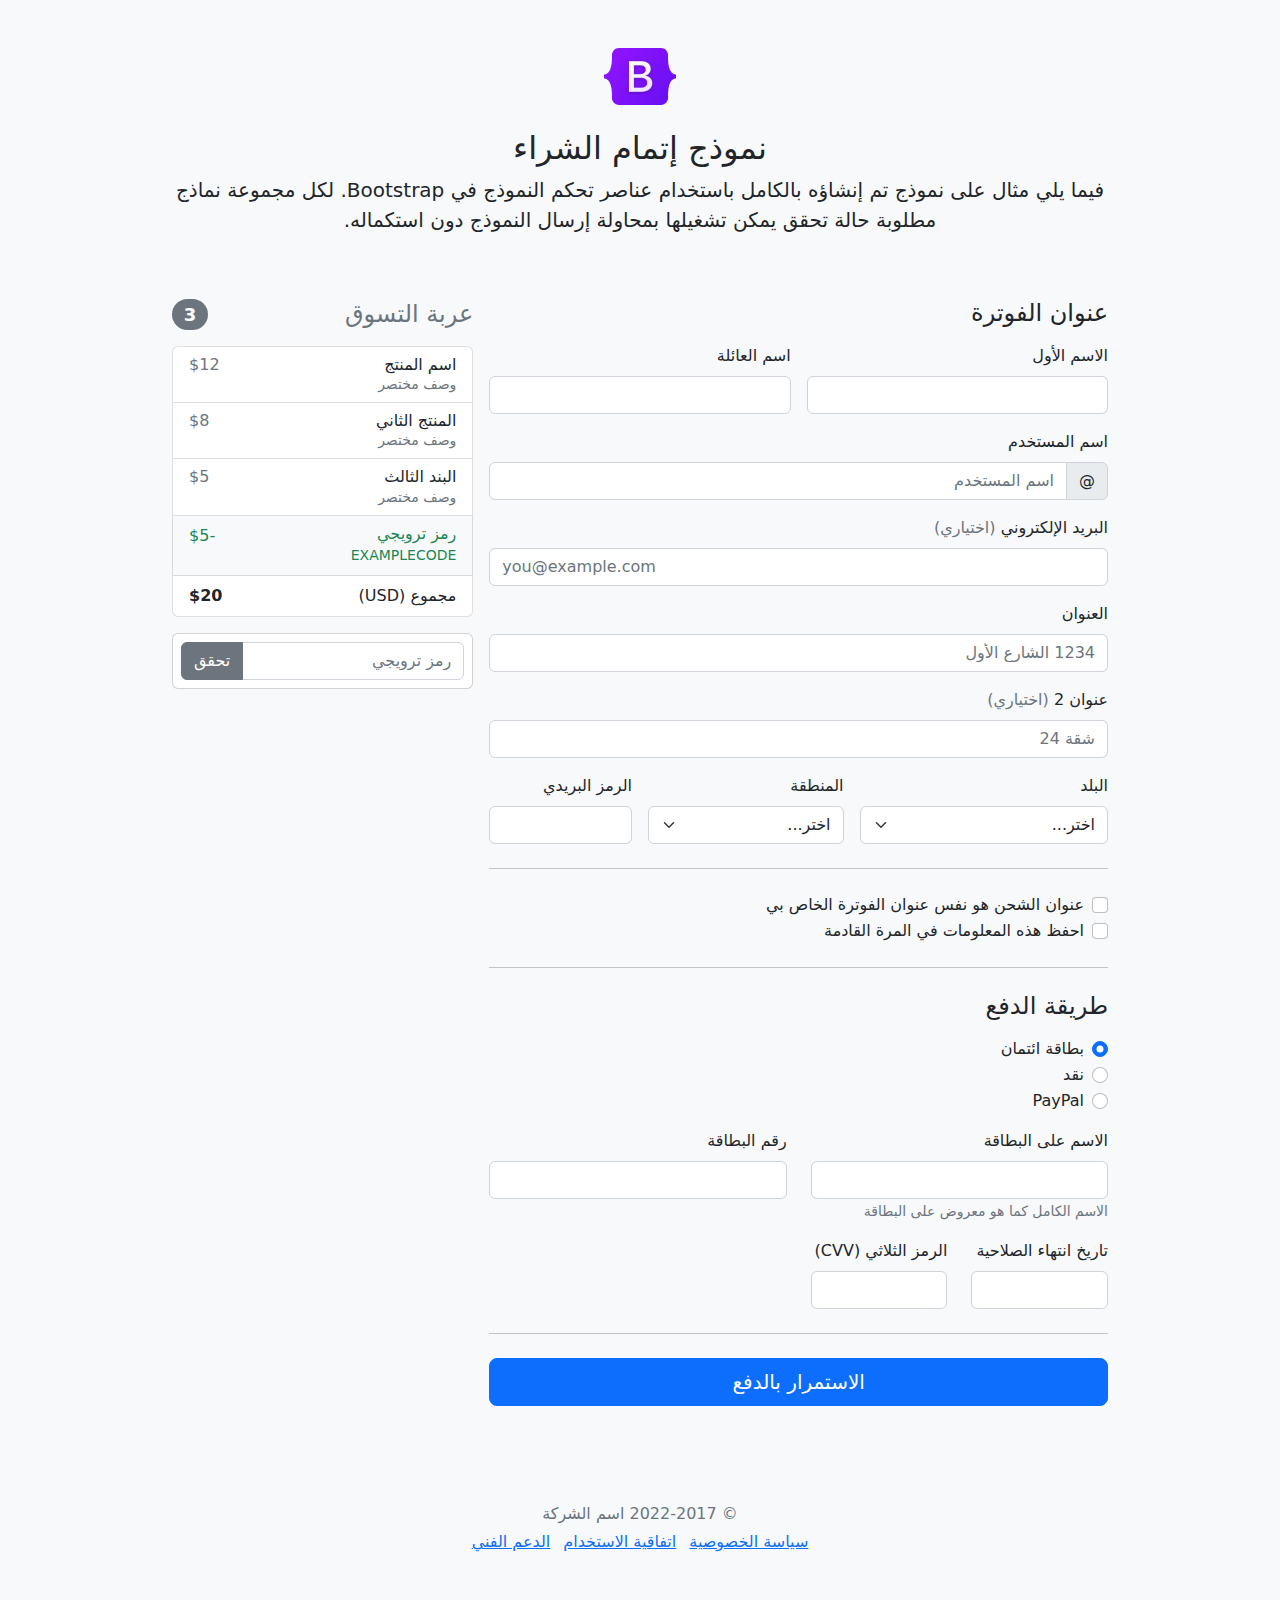
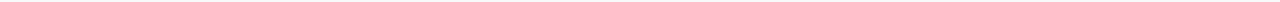
<file: bootstrap-5.2.2-examples/checkout-rtl/index.html>
<!doctype html>
<html lang="ar" dir="rtl">
  <head>
    <meta charset="utf-8">
    <meta name="viewport" content="width=device-width, initial-scale=1">
    <meta name="description" content="">
    <meta name="author" content="Mark Otto, Jacob Thornton, and Bootstrap contributors">
    <meta name="generator" content="Hugo 0.104.2">
    <title>مثال إتمام الشراء · Bootstrap v5.2</title>

    <link rel="canonical" href="https://getbootstrap.com/docs/5.2/examples/checkout-rtl/">

    

    

<link href="../assets/dist/css/bootstrap.rtl.min.css" rel="stylesheet">

    <style>
      .bd-placeholder-img {
        font-size: 1.125rem;
        text-anchor: middle;
        -webkit-user-select: none;
        -moz-user-select: none;
        user-select: none;
      }

      @media (min-width: 768px) {
        .bd-placeholder-img-lg {
          font-size: 3.5rem;
        }
      }

      .b-example-divider {
        height: 3rem;
        background-color: rgba(0, 0, 0, .1);
        border: solid rgba(0, 0, 0, .15);
        border-width: 1px 0;
        box-shadow: inset 0 .5em 1.5em rgba(0, 0, 0, .1), inset 0 .125em .5em rgba(0, 0, 0, .15);
      }

      .b-example-vr {
        flex-shrink: 0;
        width: 1.5rem;
        height: 100vh;
      }

      .bi {
        vertical-align: -.125em;
        fill: currentColor;
      }

      .nav-scroller {
        position: relative;
        z-index: 2;
        height: 2.75rem;
        overflow-y: hidden;
      }

      .nav-scroller .nav {
        display: flex;
        flex-wrap: nowrap;
        padding-bottom: 1rem;
        margin-top: -1px;
        overflow-x: auto;
        text-align: center;
        white-space: nowrap;
        -webkit-overflow-scrolling: touch;
      }
    </style>

    
    <!-- Custom styles for this template -->
    <link href="../checkout/form-validation.css" rel="stylesheet">
  </head>
  <body class="bg-light">
    
<div class="container">
  <main>
    <div class="py-5 text-center">
      <img class="d-block mx-auto mb-4" src="../assets/brand/bootstrap-logo.svg" alt="" width="72" height="57">
      <h2>نموذج إتمام الشراء</h2>
      <p class="lead">فيما يلي مثال على نموذج تم إنشاؤه بالكامل باستخدام عناصر تحكم النموذج في Bootstrap. لكل مجموعة نماذج مطلوبة حالة تحقق يمكن تشغيلها بمحاولة إرسال النموذج دون استكماله.</p>
    </div>

    <div class="row g-3">
      <div class="col-md-5 col-lg-4 order-md-last">
        <h4 class="d-flex justify-content-between align-items-center mb-3">
          <span class="text-muted">عربة التسوق</span>
          <span class="badge bg-secondary rounded-pill">3</span>
        </h4>
        <ul class="list-group mb-3">
          <li class="list-group-item d-flex justify-content-between lh-sm">
            <div>
              <h6 class="my-0">اسم المنتج</h6>
              <small class="text-muted">وصف مختصر</small>
            </div>
            <span class="text-muted">$12</span>
          </li>
          <li class="list-group-item d-flex justify-content-between lh-sm">
            <div>
              <h6 class="my-0">المنتج الثاني</h6>
              <small class="text-muted">وصف مختصر</small>
            </div>
            <span class="text-muted">$8</span>
          </li>
          <li class="list-group-item d-flex justify-content-between lh-sm">
            <div>
              <h6 class="my-0">البند الثالث</h6>
              <small class="text-muted">وصف مختصر</small>
            </div>
            <span class="text-muted">$5</span>
          </li>
          <li class="list-group-item d-flex justify-content-between bg-light">
            <div class="text-success">
              <h6 class="my-0">رمز ترويجي</h6>
              <small>EXAMPLECODE</small>
            </div>
            <span class="text-success">-$5</span>
          </li>
          <li class="list-group-item d-flex justify-content-between">
            <span>مجموع (USD)</span>
            <strong>$20</strong>
          </li>
        </ul>

        <form class="card p-2">
          <div class="input-group">
            <input type="text" class="form-control" placeholder="رمز ترويجي">
            <button type="submit" class="btn btn-secondary">تحقق</button>
          </div>
        </form>
      </div>
      <div class="col-md-7 col-lg-8">
        <h4 class="mb-3">عنوان الفوترة</h4>
        <form class="needs-validation" novalidate>
          <div class="row g-3">
            <div class="col-sm-6">
              <label for="firstName" class="form-label">الاسم الأول</label>
              <input type="text" class="form-control" id="firstName" placeholder="" value="" required>
              <div class="invalid-feedback">
                يرجى إدخال اسم أول صحيح.
              </div>
            </div>

            <div class="col-sm-6">
              <label for="lastName" class="form-label">اسم العائلة</label>
              <input type="text" class="form-control" id="lastName" placeholder="" value="" required>
              <div class="invalid-feedback">
                يرجى إدخال اسم عائلة صحيح.
              </div>
            </div>

            <div class="col-12">
              <label for="username" class="form-label">اسم المستخدم</label>
              <div class="input-group has-validation">
                <span class="input-group-text">@</span>
                <input type="text" class="form-control" id="username" placeholder="اسم المستخدم" required>
              <div class="invalid-feedback">
                اسم المستخدم الخاص بك مطلوب.
                </div>
              </div>
            </div>

            <div class="col-12">
              <label for="email" class="form-label">البريد الإلكتروني <span class="text-muted">(اختياري)</span></label>
              <input type="email" class="form-control" id="email" placeholder="you@example.com">
              <div class="invalid-feedback">
                يرجى إدخال عنوان بريد إلكتروني صحيح لتصلكم تحديثات الشحن.
              </div>
            </div>

            <div class="col-12">
              <label for="address" class="form-label">العنوان</label>
              <input type="text" class="form-control" id="address" placeholder="1234 الشارع الأول" required>
              <div class="invalid-feedback">
                يرجى إدخال عنوان الشحن الخاص بك.
              </div>
            </div>

            <div class="col-12">
              <label for="address2" class="form-label">عنوان 2 <span class="text-muted">(اختياري)</span></label>
              <input type="text" class="form-control" id="address2" placeholder="شقة 24">
            </div>

            <div class="col-md-5">
              <label for="country" class="form-label">البلد</label>
              <select class="form-select" id="country" required>
                <option value="">اختر...</option>
                <option>الولايات المتحدة الأمريكية</option>
              </select>
              <div class="invalid-feedback">
                يرجى اختيار بلد صحيح.
              </div>
            </div>

            <div class="col-md-4">
              <label for="state" class="form-label">المنطقة</label>
              <select class="form-select" id="state" required>
                <option value="">اختر...</option>
                <option>كاليفورنيا</option>
              </select>
              <div class="invalid-feedback">
                يرجى اختيار اسم منطقة صحيح.
              </div>
            </div>

            <div class="col-md-3">
              <label for="zip" class="form-label">الرمز البريدي</label>
              <input type="text" class="form-control" id="zip" placeholder="" required>
              <div class="invalid-feedback">
                الرمز البريدي مطلوب.
              </div>
            </div>
          </div>

          <hr class="my-4">

          <div class="form-check">
            <input type="checkbox" class="form-check-input" id="same-address">
            <label class="form-check-label" for="same-address">عنوان الشحن هو نفس عنوان الفوترة الخاص بي</label>
          </div>

          <div class="form-check">
            <input type="checkbox" class="form-check-input" id="save-info">
            <label class="form-check-label" for="save-info">احفظ هذه المعلومات في المرة القادمة</label>
          </div>

          <hr class="my-4">

          <h4 class="mb-3">طريقة الدفع</h4>

          <div class="my-3">
            <div class="form-check">
              <input id="credit" name="paymentMethod" type="radio" class="form-check-input" checked required>
              <label class="form-check-label" for="credit">بطاقة ائتمان</label>
            </div>
            <div class="form-check">
              <input id="cash" name="paymentMethod" type="radio" class="form-check-input" required>
              <label class="form-check-label" for="cash">نقد</label>
            </div>
            <div class="form-check">
              <input id="paypal" name="paymentMethod" type="radio" class="form-check-input" required>
              <label class="form-check-label" for="paypal">PayPal</label>
            </div>
          </div>

          <div class="row gy-3">
            <div class="col-md-6">
              <label for="cc-name" class="form-label">الاسم على البطاقة</label>
              <input type="text" class="form-control" id="cc-name" placeholder="" required>
              <small class="text-muted">الاسم الكامل كما هو معروض على البطاقة</small>
              <div class="invalid-feedback">
                الاسم على البطاقة مطلوب
              </div>
            </div>

            <div class="col-md-6">
              <label for="cc-number" class="form-label">رقم البطاقة</label>
              <input type="text" class="form-control" id="cc-number" placeholder="" required>
              <div class="invalid-feedback">
                رقم بطاقة الائتمان مطلوب
              </div>
            </div>

            <div class="col-md-3">
              <label for="cc-expiration" class="form-label">تاريخ انتهاء الصلاحية</label>
              <input type="text" class="form-control" id="cc-expiration" placeholder="" required>
              <div class="invalid-feedback">
                تاريخ انتهاء الصلاحية مطلوب
              </div>
            </div>

            <div class="col-md-3">
              <label for="cc-cvv" class="form-label">الرمز الثلاثي (CVV)</label>
              <input type="text" class="form-control" id="cc-cvv" placeholder="" required>
              <div class="invalid-feedback">
                رمز الحماية مطلوب
              </div>
            </div>
          </div>

          <hr class="my-4">

          <button class="w-100 btn btn-primary btn-lg" type="submit">الاستمرار بالدفع</button>
        </form>
      </div>
    </div>
  </main>
  <footer class="my-5 pt-5 text-muted text-center text-small">
    <p class="mb-1">&copy; 2022-2017 اسم الشركة</p>
    <ul class="list-inline">
      <li class="list-inline-item"><a href="#">سياسة الخصوصية</a></li>
      <li class="list-inline-item"><a href="#">اتفاقية الاستخدام</a></li>
      <li class="list-inline-item"><a href="#">الدعم الفني</a></li>
    </ul>
  </footer>
</div>


    <script src="../assets/dist/js/bootstrap.bundle.min.js"></script>

      <script src="../checkout/form-validation.js"></script>
  </body>
</html>
</file>
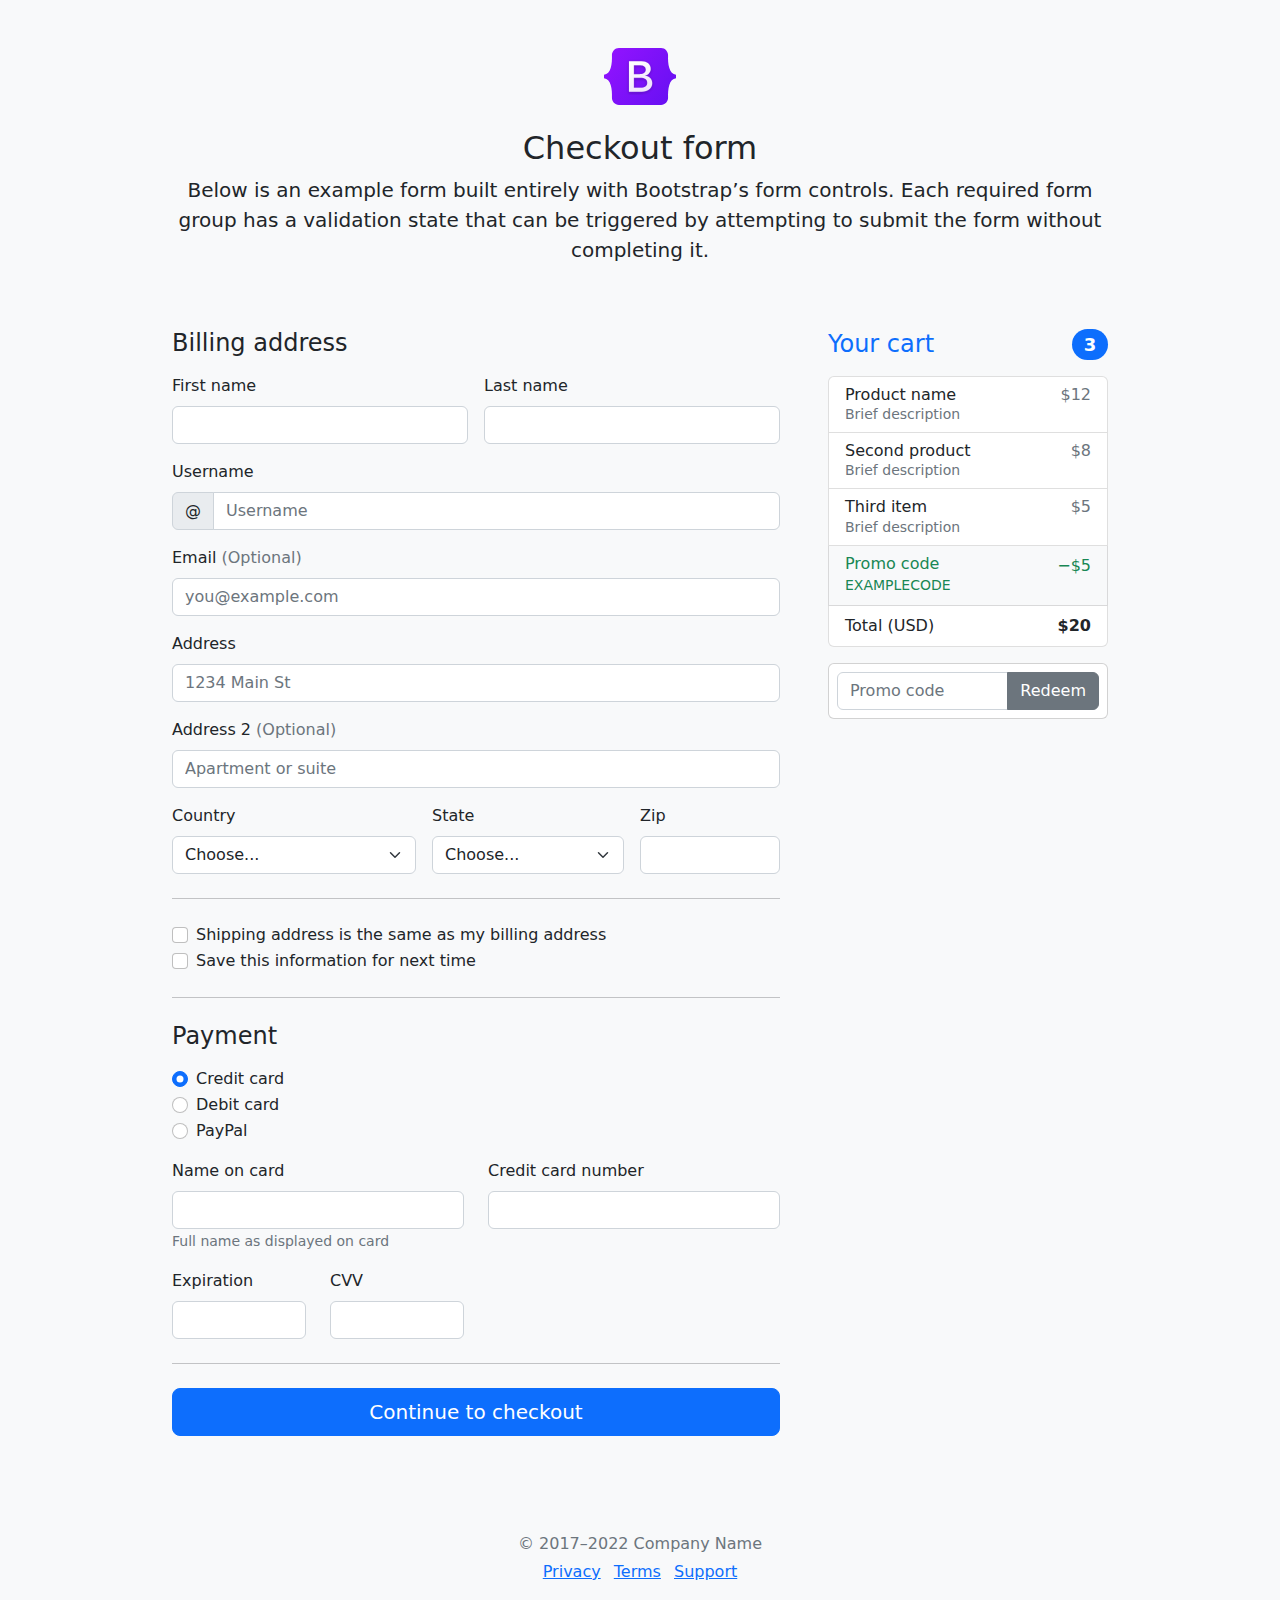
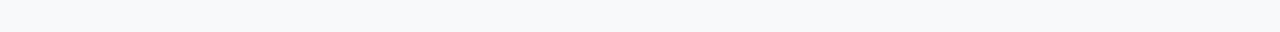
<file: bootstrap-5.2.2-examples/checkout/index.html>
<!doctype html>
<html lang="en">
  <head>
    <meta charset="utf-8">
    <meta name="viewport" content="width=device-width, initial-scale=1">
    <meta name="description" content="">
    <meta name="author" content="Mark Otto, Jacob Thornton, and Bootstrap contributors">
    <meta name="generator" content="Hugo 0.104.2">
    <title>Checkout example · Bootstrap v5.2</title>

    <link rel="canonical" href="https://getbootstrap.com/docs/5.2/examples/checkout/">

    

    

<link href="../assets/dist/css/bootstrap.min.css" rel="stylesheet">

    <style>
      .bd-placeholder-img {
        font-size: 1.125rem;
        text-anchor: middle;
        -webkit-user-select: none;
        -moz-user-select: none;
        user-select: none;
      }

      @media (min-width: 768px) {
        .bd-placeholder-img-lg {
          font-size: 3.5rem;
        }
      }

      .b-example-divider {
        height: 3rem;
        background-color: rgba(0, 0, 0, .1);
        border: solid rgba(0, 0, 0, .15);
        border-width: 1px 0;
        box-shadow: inset 0 .5em 1.5em rgba(0, 0, 0, .1), inset 0 .125em .5em rgba(0, 0, 0, .15);
      }

      .b-example-vr {
        flex-shrink: 0;
        width: 1.5rem;
        height: 100vh;
      }

      .bi {
        vertical-align: -.125em;
        fill: currentColor;
      }

      .nav-scroller {
        position: relative;
        z-index: 2;
        height: 2.75rem;
        overflow-y: hidden;
      }

      .nav-scroller .nav {
        display: flex;
        flex-wrap: nowrap;
        padding-bottom: 1rem;
        margin-top: -1px;
        overflow-x: auto;
        text-align: center;
        white-space: nowrap;
        -webkit-overflow-scrolling: touch;
      }
    </style>

    
    <!-- Custom styles for this template -->
    <link href="form-validation.css" rel="stylesheet">
  </head>
  <body class="bg-light">
    
<div class="container">
  <main>
    <div class="py-5 text-center">
      <img class="d-block mx-auto mb-4" src="../assets/brand/bootstrap-logo.svg" alt="" width="72" height="57">
      <h2>Checkout form</h2>
      <p class="lead">Below is an example form built entirely with Bootstrap’s form controls. Each required form group has a validation state that can be triggered by attempting to submit the form without completing it.</p>
    </div>

    <div class="row g-5">
      <div class="col-md-5 col-lg-4 order-md-last">
        <h4 class="d-flex justify-content-between align-items-center mb-3">
          <span class="text-primary">Your cart</span>
          <span class="badge bg-primary rounded-pill">3</span>
        </h4>
        <ul class="list-group mb-3">
          <li class="list-group-item d-flex justify-content-between lh-sm">
            <div>
              <h6 class="my-0">Product name</h6>
              <small class="text-muted">Brief description</small>
            </div>
            <span class="text-muted">$12</span>
          </li>
          <li class="list-group-item d-flex justify-content-between lh-sm">
            <div>
              <h6 class="my-0">Second product</h6>
              <small class="text-muted">Brief description</small>
            </div>
            <span class="text-muted">$8</span>
          </li>
          <li class="list-group-item d-flex justify-content-between lh-sm">
            <div>
              <h6 class="my-0">Third item</h6>
              <small class="text-muted">Brief description</small>
            </div>
            <span class="text-muted">$5</span>
          </li>
          <li class="list-group-item d-flex justify-content-between bg-light">
            <div class="text-success">
              <h6 class="my-0">Promo code</h6>
              <small>EXAMPLECODE</small>
            </div>
            <span class="text-success">−$5</span>
          </li>
          <li class="list-group-item d-flex justify-content-between">
            <span>Total (USD)</span>
            <strong>$20</strong>
          </li>
        </ul>

        <form class="card p-2">
          <div class="input-group">
            <input type="text" class="form-control" placeholder="Promo code">
            <button type="submit" class="btn btn-secondary">Redeem</button>
          </div>
        </form>
      </div>
      <div class="col-md-7 col-lg-8">
        <h4 class="mb-3">Billing address</h4>
        <form class="needs-validation" novalidate>
          <div class="row g-3">
            <div class="col-sm-6">
              <label for="firstName" class="form-label">First name</label>
              <input type="text" class="form-control" id="firstName" placeholder="" value="" required>
              <div class="invalid-feedback">
                Valid first name is required.
              </div>
            </div>

            <div class="col-sm-6">
              <label for="lastName" class="form-label">Last name</label>
              <input type="text" class="form-control" id="lastName" placeholder="" value="" required>
              <div class="invalid-feedback">
                Valid last name is required.
              </div>
            </div>

            <div class="col-12">
              <label for="username" class="form-label">Username</label>
              <div class="input-group has-validation">
                <span class="input-group-text">@</span>
                <input type="text" class="form-control" id="username" placeholder="Username" required>
              <div class="invalid-feedback">
                  Your username is required.
                </div>
              </div>
            </div>

            <div class="col-12">
              <label for="email" class="form-label">Email <span class="text-muted">(Optional)</span></label>
              <input type="email" class="form-control" id="email" placeholder="you@example.com">
              <div class="invalid-feedback">
                Please enter a valid email address for shipping updates.
              </div>
            </div>

            <div class="col-12">
              <label for="address" class="form-label">Address</label>
              <input type="text" class="form-control" id="address" placeholder="1234 Main St" required>
              <div class="invalid-feedback">
                Please enter your shipping address.
              </div>
            </div>

            <div class="col-12">
              <label for="address2" class="form-label">Address 2 <span class="text-muted">(Optional)</span></label>
              <input type="text" class="form-control" id="address2" placeholder="Apartment or suite">
            </div>

            <div class="col-md-5">
              <label for="country" class="form-label">Country</label>
              <select class="form-select" id="country" required>
                <option value="">Choose...</option>
                <option>United States</option>
              </select>
              <div class="invalid-feedback">
                Please select a valid country.
              </div>
            </div>

            <div class="col-md-4">
              <label for="state" class="form-label">State</label>
              <select class="form-select" id="state" required>
                <option value="">Choose...</option>
                <option>California</option>
              </select>
              <div class="invalid-feedback">
                Please provide a valid state.
              </div>
            </div>

            <div class="col-md-3">
              <label for="zip" class="form-label">Zip</label>
              <input type="text" class="form-control" id="zip" placeholder="" required>
              <div class="invalid-feedback">
                Zip code required.
              </div>
            </div>
          </div>

          <hr class="my-4">

          <div class="form-check">
            <input type="checkbox" class="form-check-input" id="same-address">
            <label class="form-check-label" for="same-address">Shipping address is the same as my billing address</label>
          </div>

          <div class="form-check">
            <input type="checkbox" class="form-check-input" id="save-info">
            <label class="form-check-label" for="save-info">Save this information for next time</label>
          </div>

          <hr class="my-4">

          <h4 class="mb-3">Payment</h4>

          <div class="my-3">
            <div class="form-check">
              <input id="credit" name="paymentMethod" type="radio" class="form-check-input" checked required>
              <label class="form-check-label" for="credit">Credit card</label>
            </div>
            <div class="form-check">
              <input id="debit" name="paymentMethod" type="radio" class="form-check-input" required>
              <label class="form-check-label" for="debit">Debit card</label>
            </div>
            <div class="form-check">
              <input id="paypal" name="paymentMethod" type="radio" class="form-check-input" required>
              <label class="form-check-label" for="paypal">PayPal</label>
            </div>
          </div>

          <div class="row gy-3">
            <div class="col-md-6">
              <label for="cc-name" class="form-label">Name on card</label>
              <input type="text" class="form-control" id="cc-name" placeholder="" required>
              <small class="text-muted">Full name as displayed on card</small>
              <div class="invalid-feedback">
                Name on card is required
              </div>
            </div>

            <div class="col-md-6">
              <label for="cc-number" class="form-label">Credit card number</label>
              <input type="text" class="form-control" id="cc-number" placeholder="" required>
              <div class="invalid-feedback">
                Credit card number is required
              </div>
            </div>

            <div class="col-md-3">
              <label for="cc-expiration" class="form-label">Expiration</label>
              <input type="text" class="form-control" id="cc-expiration" placeholder="" required>
              <div class="invalid-feedback">
                Expiration date required
              </div>
            </div>

            <div class="col-md-3">
              <label for="cc-cvv" class="form-label">CVV</label>
              <input type="text" class="form-control" id="cc-cvv" placeholder="" required>
              <div class="invalid-feedback">
                Security code required
              </div>
            </div>
          </div>

          <hr class="my-4">

          <button class="w-100 btn btn-primary btn-lg" type="submit">Continue to checkout</button>
        </form>
      </div>
    </div>
  </main>

  <footer class="my-5 pt-5 text-muted text-center text-small">
    <p class="mb-1">&copy; 2017–2022 Company Name</p>
    <ul class="list-inline">
      <li class="list-inline-item"><a href="#">Privacy</a></li>
      <li class="list-inline-item"><a href="#">Terms</a></li>
      <li class="list-inline-item"><a href="#">Support</a></li>
    </ul>
  </footer>
</div>


    <script src="../assets/dist/js/bootstrap.bundle.min.js"></script>

      <script src="form-validation.js"></script>
  </body>
</html>
</file>
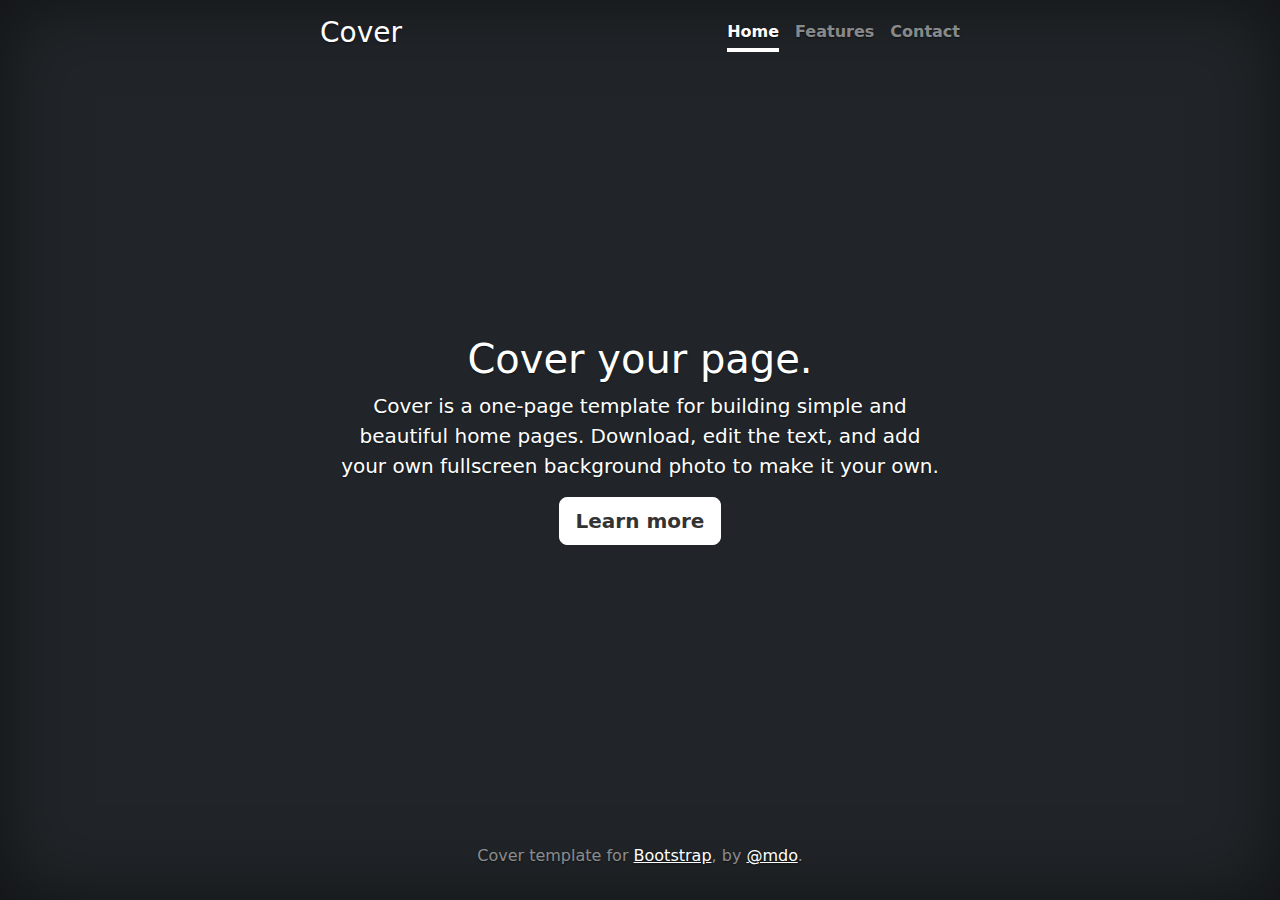
<file: bootstrap-5.2.2-examples/cover/index.html>
<!doctype html>
<html lang="en" class="h-100">
  <head>
    <meta charset="utf-8">
    <meta name="viewport" content="width=device-width, initial-scale=1">
    <meta name="description" content="">
    <meta name="author" content="Mark Otto, Jacob Thornton, and Bootstrap contributors">
    <meta name="generator" content="Hugo 0.104.2">
    <title>Cover Template · Bootstrap v5.2</title>

    <link rel="canonical" href="https://getbootstrap.com/docs/5.2/examples/cover/">

    

    

<link href="../assets/dist/css/bootstrap.min.css" rel="stylesheet">

    <style>
      .bd-placeholder-img {
        font-size: 1.125rem;
        text-anchor: middle;
        -webkit-user-select: none;
        -moz-user-select: none;
        user-select: none;
      }

      @media (min-width: 768px) {
        .bd-placeholder-img-lg {
          font-size: 3.5rem;
        }
      }

      .b-example-divider {
        height: 3rem;
        background-color: rgba(0, 0, 0, .1);
        border: solid rgba(0, 0, 0, .15);
        border-width: 1px 0;
        box-shadow: inset 0 .5em 1.5em rgba(0, 0, 0, .1), inset 0 .125em .5em rgba(0, 0, 0, .15);
      }

      .b-example-vr {
        flex-shrink: 0;
        width: 1.5rem;
        height: 100vh;
      }

      .bi {
        vertical-align: -.125em;
        fill: currentColor;
      }

      .nav-scroller {
        position: relative;
        z-index: 2;
        height: 2.75rem;
        overflow-y: hidden;
      }

      .nav-scroller .nav {
        display: flex;
        flex-wrap: nowrap;
        padding-bottom: 1rem;
        margin-top: -1px;
        overflow-x: auto;
        text-align: center;
        white-space: nowrap;
        -webkit-overflow-scrolling: touch;
      }
    </style>

    
    <!-- Custom styles for this template -->
    <link href="cover.css" rel="stylesheet">
  </head>
  <body class="d-flex h-100 text-center text-bg-dark">
    
<div class="cover-container d-flex w-100 h-100 p-3 mx-auto flex-column">
  <header class="mb-auto">
    <div>
      <h3 class="float-md-start mb-0">Cover</h3>
      <nav class="nav nav-masthead justify-content-center float-md-end">
        <a class="nav-link fw-bold py-1 px-0 active" aria-current="page" href="#">Home</a>
        <a class="nav-link fw-bold py-1 px-0" href="#">Features</a>
        <a class="nav-link fw-bold py-1 px-0" href="#">Contact</a>
      </nav>
    </div>
  </header>

  <main class="px-3">
    <h1>Cover your page.</h1>
    <p class="lead">Cover is a one-page template for building simple and beautiful home pages. Download, edit the text, and add your own fullscreen background photo to make it your own.</p>
    <p class="lead">
      <a href="#" class="btn btn-lg btn-secondary fw-bold border-white bg-white">Learn more</a>
    </p>
  </main>

  <footer class="mt-auto text-white-50">
    <p>Cover template for <a href="https://getbootstrap.com/" class="text-white">Bootstrap</a>, by <a href="https://twitter.com/mdo" class="text-white">@mdo</a>.</p>
  </footer>
</div>


    
  </body>
</html>
</file>
<file: style.css>
/* Barra de Navegação e Cabeçalho fixos */
.barra-nav {
  position:fixed;
  top:120px;
  z-index: 99991;
}

.header-block {
  position: fixed;
  top: 0;
  width: 100%;
  z-index: 99990;
}


/*Logo Cabeçalho*/

.header{
  display:grid;
  grid-template-columns: auto auto;
  align-content: center;
  align-items: center;
  background-color: #228b22;
  color:#fff;
  height: 120px;
  padding: 0 10px;
  font-size: 60px;
  font-family: 'Arial';
  margin-top:0%;
  font-weight: bold;
  
}

.logo{
  display:inline-block;
  margin-right: 20px;
  width: 110px;
}

.logo img{
  height: 110px;
}

.titulo-pag{
  padding-right: 40px;

}
/*--------------------------------------------------*/

/*Títulos, subtítulos e paragráfos*/

.titulo{
    font-size: 60px;
    font-family: 'Arial';
    margin-top:0%;
    text-align: center;
    color:black;
    font-weight: bold;
}

.paragrafo{
    font-size: 20px;
    font-family: 'Arial';
    margin: 0px 0px 0px 0px;
    text-align: justify;
    line-height: 1.5;
    text-indent: 5rem;
    color:rgb(0, 0, 0);
}

.paragrafo2{
    font-size: 15px;
    font-family: 'Arial';
    text-align: left;
    line-height: 1.5;
    color: rgb(0, 0, 0);
}

.subtitulo{
    font-size:30px;
    font-family:'Arial'; 
    text-align: center;
    font-weight: bold;
    color:black;
}
/*--------------------------------------------------*/

/*Corpo da página*/

body {
    background-color:#f0f8ff !important;
    font-family: "Arial";
    margin:0px;
    font-size:16px;
    border: none;
  }
  
#demo {
    height:100%;
    position:relative;
    overflow:hidden;
    }


.green{
background-color:#228b22;
}

.thumb{
    margin-bottom: 30px;
}

.page-top{
    margin-top:85px;
}

    
img.zoom {
    width: 100%;
    height: 100%;
    border-radius:5px;
    object-fit:cover;
    -webkit-transition: all .3s ease-in-out;
    -moz-transition: all .3s ease-in-out;
    -o-transition: all .3s ease-in-out;
    -ms-transition: all .3s ease-in-out;
}
        

.transition {
    -webkit-transform: scale(1.1); 
    -moz-transform: scale(1.1);
    -o-transform: scale(1.1);
    transform: scale(1.1);
}
.modal-header {

    border-bottom: none;
    }

.modal-title {
    color:rgb(12, 11, 11);
}
.modal-footer{
    display:none;  
    }


/* Apresentação - Como Ajudar */

  
h1 {
    font-family: "Arial Black";
    color: white;
}

h2, h3, h4, h5, h6 {
    font-family: "Arial";
    color: black;

  }
  
.display-4 {
    font-size: 2.5rem;
  }
  @media (min-width: 768px) {
    .display-4 {
      font-size: 3rem;
    }
  }
  
.flex-auto {
    flex: 0 0 auto;
  }
  
.h-250 { height: 250px;}
  @media (min-width: 768px) {
    .h-md-250 { height: 300px; }
  }
  
  /* Pagination */
.blog-pagination {
    margin-bottom: 4rem;
  }
  
  /*
   * Blog posts
   */
.blog-post {
    margin-bottom: 4rem;
  }
.blog-post-title {
    font-size: 2.5rem;
  }
.blog-post-meta {
    margin-bottom: 1.25rem;
    color: #727272;
  }
  
  
#zoom {
  transition: transform 200ms ease-in;

} 

#zoom:hover{
  transform: scale(1.3);
}

#zoomdica {
  transition: transform 200ms ease-in;

} 

#zoomdica:hover{
  transform: scale(1.03);
}

#evento {
  font-size: 12px;
  color: white;
  background-color: blue ;
  box-shadow: 1.2px 1.2px 1.2px 1.2px #9380b7;
  transition: transform 200ms ease-in;
  border: none;
}

#evento:hover{
  transform: scale(1.05);

}

.bs-example {
  margin: auto;
  width: 25%;
}

@media screen {
  .dropdown:hover .dropdown-menu,
  .btn-group:hover .dropdown-menu {
    display: block;
  }
.dropdown-menu{
  margin: auto;
}
.dropdown-toggle {
  margin: auto;
}
.navbar .dropdown-toggle,
.nav-tabs .dropdown-toggle {
  margin: auto;
}
}

/*Galeria de Fotos Eventos*/

.gallery {
  display:flex;
  flex-wrap: wrap;
  justify-content: space-between;
}

.gallery-item {
  width: 30%;
  margin-bottom: 20px;
}

.gallery-link {
  display: block;
  border: 1px solid #ccc;
  padding: 5px;
  text-align: center;
  text-decoration: none;
  color:#333;
}

.gallery-link:hover {
  background-color: #eee;
}

.gallery-image {
  max-width: 100%;
  height: auto;
}

#container-frame {
  width: 100%;
  height: 400%;
  margin-top: 100px;
  border: none;
}

iframe {
  width: 100%;
  height: 100%;
  border: none;
}

/* Icones rede social - Como Ajudar */

.logo_rs{
  display:inline-block;
  margin-right: 10px;
  margin-bottom: 10px;
  width: 25px;
}

.logo_rs img{
  height: 25px;
}

.nav-eventos {
  height: 15px; 
  width: 100%; 
  margin-top: 85px;
  margin-left: 100px;

}
</file>
<file: Sidebars · Bootstrap v5.0_files/sidebars.css>
body {
  min-height: 100vh;
  min-height: -webkit-fill-available;
}

html {
  height: -webkit-fill-available;
}

main {
  display: flex;
  flex-wrap: nowrap;
  height: 100vh;
  height: -webkit-fill-available;
  max-height: 100vh;
  overflow-x: auto;
  overflow-y: hidden;
}

.b-example-divider {
  flex-shrink: 0;
  width: 1.5rem;
  height: 100vh;
  background-color: rgba(0, 0, 0, .1);
  border: solid rgba(0, 0, 0, .15);
  border-width: 1px 0;
  box-shadow: inset 0 .5em 1.5em rgba(0, 0, 0, .1), inset 0 .125em .5em rgba(0, 0, 0, .15);
}

.bi {
  vertical-align: -.125em;
  pointer-events: none;
  fill: currentColor;
}

.dropdown-toggle { outline: 0; }

.nav-flush .nav-link {
  border-radius: 0;
}

.btn-toggle {
  display: inline-flex;
  align-items: center;
  padding: .25rem .5rem;
  font-weight: 600;
  color: rgba(0, 0, 0, .65);
  background-color: transparent;
  border: 0;
}
.btn-toggle:hover,
.btn-toggle:focus {
  color: rgba(0, 0, 0, .85);
  background-color: #d2f4ea;
}

.btn-toggle::before {
  width: 1.25em;
  line-height: 0;
  content: url("data:image/svg+xml,%3csvg xmlns='http://www.w3.org/2000/svg' width='16' height='16' viewBox='0 0 16 16'%3e%3cpath fill='none' stroke='rgba%280,0,0,.5%29' stroke-linecap='round' stroke-linejoin='round' stroke-width='2' d='M5 14l6-6-6-6'/%3e%3c/svg%3e");
  transition: transform .35s ease;
  transform-origin: .5em 50%;
}

.btn-toggle[aria-expanded="true"] {
  color: rgba(0, 0, 0, .85);
}
.btn-toggle[aria-expanded="true"]::before {
  transform: rotate(90deg);
}

.btn-toggle-nav a {
  display: inline-flex;
  padding: .1875rem .5rem;
  margin-top: .125rem;
  margin-left: 1.25rem;
  text-decoration: none;
}
.btn-toggle-nav a:hover,
.btn-toggle-nav a:focus {
  background-color: #d2f4ea;
}

.scrollarea {
  overflow-y: auto;
}

.fw-semibold { font-weight: 600; }
.lh-tight { line-height: 1.25; }
</file>
<file: Monthly-master/css/monthly.css>
/* Overall wrapper */
.monthly {
	background: #F3F3F5;
	color: #545454;
	-webkit-user-select: none;
	-moz-user-select: none;
	-ms-user-select: none;
	user-select: none;
	position: relative;
}

/* Top bar containing title, navigation, and buttons */
.monthly-header {
	position: relative;
	text-align: center;
	padding: 0.5em;
	background: #fff;
	height: 3em;
	box-sizing: border-box;
}
/* Center area of top bar containing title and buttons */
.monthly-header-title {
	text-transform: uppercase;
}

/* Buttons for reverting to "today", and closing event list */
.monthly-header-title a:link,
.monthly-header-title a:visited {
	display: inline-block;
	border: 1px solid #ccc;
	color: #545454;
	text-decoration: none;
	height: 1.75em;
	line-height: 1.65em;
	padding: 0 0.65em 0 0.65em;
	box-sizing: border-box;
	transition: background .1s;
}
/* Add some roundy-ness */
.monthly-header-title a:first-of-type {
	border-top-left-radius: 1em;
	border-bottom-left-radius: 1em;
}
.monthly-header-title a:last-of-type {
	border-top-right-radius: 1em;
	border-bottom-right-radius: 1em;
}
.monthly-header-title a:hover {
	background: #8b8b8b;
	border: 1px solid #8b8b8b;
	color: #fff;
}
.monthly-header-title a:active {
	background: #222;
	border: 1px solid #222;
	transition: none;
}
/* current month/yr block */
.monthly-header-title-date,
.monthly-header-title-date:hover {
	background: #eee!important;
	border: 1px solid #ccc!important;
	color: #545454!important;
	cursor: default;
}
/* Button to reset to current month */
.monthly-reset {
	border-left: 0!important;
}
.monthly-reset::before {
	content: '\21BB';
	margin-right: 0.25em;
}
/* Button to return to month view */
.monthly-cal {
	border-right: 0!important;
}
.monthly-cal::before {
	content: '\2637';
	margin-right: 0.25em;
}

/* wrapper for left/right buttons to make the clickable area bigger */
.monthly-prev,
.monthly-next {
	position: absolute;
	top: 0;
	width: 3em;
	height: 100%;
	opacity: .5;
}
.monthly-prev {
	left: 0;
}
.monthly-next {
	right: 0;
}
.monthly-prev:hover,
.monthly-next:hover {
	opacity: 1;
}

/* Arrows */
.monthly-prev:after,
.monthly-next:after {
	content: '';
	position: absolute;
	top: 50%;
	left: 50%;
	border-style: solid;
	border-color: #222;
	width: 0.6em;
	height: 0.6em;
	margin: -0.4em 0 0 -0.4em;
	-webkit-transform: rotate(45deg);
		-ms-transform: rotate(45deg);
	        transform: rotate(45deg);
}
/* Left Arrow */
.monthly-prev:after{
	border-width: 0 0 0.2em 0.2em;
}
/* Right Arrow */
.monthly-next:after {
	border-width: 0.2em 0.2em 0 0;
}

/* Day of the week headings */
.monthly-day-title-wrap {
	display: table;
	table-layout: fixed;
	width: 100%;
	background: #fff;
	border-bottom: 1px solid #EBEBEB;
}
.monthly-day-title-wrap div {
	width: 14.28%!important;
	display: table-cell;
	box-sizing: border-box;
	position: relative;
	text-align: center;
	text-transform: uppercase;
}

/* Calendar days wrapper */
.monthly-day-wrap {
	display: table;
	table-layout: fixed;
	width: 100%;
	overflow: hidden;
}
.monthly-week {
	display: table-row;
	width: 100%;
}
/* Calendar Days */
.monthly-day, .monthly-day-blank {
	width: 14.28%!important;
	display: table-cell;
	vertical-align: top;
	box-sizing: border-box;
	position: relative;
	color: inherit;
	background: #fff;
	box-shadow: 0 0 0 1px #EBEBEB;
	-webkit-transition: .25s;
	transition: .25s;
	padding: 0;
	text-decoration: none;
}

/* Trick to make the days' width equal their height */
.monthly-day:before {
	content: '';
	display: block;
	padding-top: 100%;
	float: left;
}

/* Hover effect for non event calendar days */
.monthly-day-wrap > a:hover {
	background: #A1C2E3;
}

/* Days that are part of previous or next month */
.monthly-day-blank {
	background: #F3F3F5;
}

/* Event calendar day number styles */
.monthly-day-event > .monthly-day-number {
	position: absolute;
	line-height: 1em;
	top: 0.2em;
	left: 0.25em;
}

/* Non-Event calendar day number styles */
.monthly-day-pick > .monthly-indicator-wrap {
	margin: 0;
}

.monthly-day-pick > .monthly-day-number:before,
.monthly-day-pick > .monthly-day-number:after {
	content: '';
	display: block;
	padding-top: calc(50% - 0.8em);
	width: 0;
	height: 0;
}

/* Days in the past in "picker" mode */
.monthly-past-day:after{
	content: '';
	width: 150%;
	height: 2px;
	-webkit-transform-origin: left top;
		-ms-transform-origin: left top;
	        transform-origin: left top;
	-webkit-transform: rotate(45deg);
		-ms-transform: rotate(45deg);
	        transform: rotate(45deg);
	background: rgba(0, 0, 0, 0.1);
	position: absolute;
	left: 0;
	top: 0;
}
.monthly-past-day:hover {
	background: #fff!important;
}

/* Current day style */
.monthly-today .monthly-day-number {
	color: #FFF;
	background: #EA6565;
	border-radius: 0.75em;
	top: 0.08em;
	left: 0.05em;
	font-size: 0.9em;
	padding: 0;
	width: 1.25em;
	height: 1.25em;
	line-height: 1.25em;
	text-align: center;
}
.monthly-day-pick.monthly-today .monthly-day-number {
	padding: 0.15em;
	margin: calc(50% - 0.7em) auto auto auto;
	font-size: 1em;
}

/* Wrapper around events */
.monthly-indicator-wrap {
	position: relative;
	text-align: center;
	line-height: 0;
	max-width: 1.5em;
	margin: 0 auto;
	padding-top: 1.2em;
}

/* Event indicator dots */
.monthly-day .monthly-event-indicator {
	display: inline-block;
	margin: 0.05em;
	width: 0.5em;
	height: 0.5em;
	border-radius: 0.25em;
	vertical-align: middle;
	background: #7BA7CE;
}

.monthly-day .monthly-event-indicator span {
	color: transparent;
}

.monthly-day .monthly-event-indicator:hover {
	cursor: pointer;
}
/* Listing of events under calendar */
.monthly-event-list {
	background: rgba(233, 235, 236, 0.9);
	overflow: auto;
	position: absolute;
	top: 2.5em;
	width: 100%;
	height: calc(100% - 2.5em);
	display: none;
	-webkit-transition: .25s;
	transition: .25s;
	-webkit-transform: scale(0);
		-ms-transform: scale(0);
	        transform: scale(0);
}

/* Days in Events List */
.monthly-list-item {
	position: relative;
	padding: 0.5em 0.7em 0.25em 4em;
	display: none;
	border-top: 1px solid #D6D6D6;
	text-align: left;
}

.monthly-list-item:after{
    padding: 0.4em 1em;
    display: block;
    margin-bottom: 0.5em;
 }

.monthly-event-list .monthly-today .monthly-event-list-date {
	color: #EA6565;
}

/* Events in Events List */
.monthly-event-list .listed-event {
	display: block;
	color: #fff;
	padding: 0.4em 1em;
	border-radius: 0.2em;
	margin-bottom: 0.5em;
}

.monthly-list-item a:link, .monthly-list-item a:visited {
	text-decoration: none;
}

.item-has-event {
	display: block;
}

.item-has-event:after{
    display: none!important;
}

.monthly-event-list-date {
	width: 4em;
	position: absolute;
	left: 0;
	top: 1.2em;
	text-align: center;
    font-weight: bold;
    line-height: 1.2em;
}

.monthly-list-time-start,
.monthly-list-time-end {
	font-size: .8em;
	display: inline-block;
}
.monthly-list-time-end:not(:empty):before {
	content: '\2013';
	padding: 0 2px;
}

/* Events List custom webkit scrollbar */
.monthly-event-list::-webkit-scrollbar {width: 0.75em;}

/* Track */
.monthly-event-list::-webkit-scrollbar-track {background: none;}

/* Handle */
.monthly-event-list::-webkit-scrollbar-thumb {
	background: #ccc;
	border: 1px solid #E9EBEC;
	border-radius: 0.5em;
}
.monthly-event-list::-webkit-scrollbar-thumb:hover {background: #555;}

/* Language-specific. Default is English. */
.monthly-reset:after		{ content: 'Today'; }
.monthly-cal:after			{ content: 'Month'; }
.monthly-list-item:after	{ content: 'No Events'; }

.monthly-locale-fr .monthly-reset:after		{ content: "aujourd'hui"; }
.monthly-locale-fr .monthly-cal:after		{ content: "mois"; }
.monthly-locale-fr .monthly-list-item:after	{ content: 'aucun événement'; }


/*
Calendar shows event titles if the device width allows for at least 3em per day (rounded
up to 25em total). This assumes the calendar font is close to the baseline font size and
the calendar takes up close to the full media width as the window is made smaller or the
font is zoomed. If one or both of these is not true, this will need to be overridden by
a layout-specific width, or you will need to use a library like css-element-queries to 
establish the rules based on the calendar element width rather than the device width.
*/
@media (min-width: 25em) {
	.monthly-day-event {
		padding-top: 1.3em;
	}
	.monthly-day-event > .monthly-indicator-wrap {
		width: auto;
		max-width: none;
	}
	.monthly-indicator-wrap {
		padding: 0;
	}
	.monthly-day:before {
		padding-top: calc(100% - 1.2em);
	}
	.monthly-day .monthly-event-indicator {
		display: block;
		margin: 0 0 1px 0;
		width: auto;
		height: 1.5em;
		line-height: 1.2em;
		padding: 0.125em 0 0.1em 0.125em;
		border-radius: 0;
		overflow: hidden;
		background-color: #333;
		color: #333;
		text-decoration: none;
		white-space: nowrap;
		box-sizing: border-box;
	}
	.monthly-day .monthly-event-indicator.monthly-event-continued {
		box-shadow: -1px 0 0 0;
	}
	.monthly-day .monthly-event-indicator span {
		display: block;
		width: auto;
		margin: 0;
		color: #fff;
		padding: 0;
		white-space: nowrap;
		overflow: hidden;
		text-overflow: ellipsis;
	}

}
</file>
<file: bootstrap-5.2.2-examples/blog/blog.rtl.css>
/* stylelint-disable selector-list-comma-newline-after */

.blog-header {
  border-bottom: 1px solid #e5e5e5;
}

.blog-header-logo {
  font-family: Amiri, Georgia, "Times New Roman", serif;
  font-size: 2.25rem;
}

.blog-header-logo:hover {
  text-decoration: none;
}

h1, h2, h3, h4, h5, h6 {
  font-family: Amiri, Georgia, "Times New Roman", serif;
}

.display-4 {
  font-size: 2.5rem;
}
@media (min-width: 768px) {
  .display-4 {
    font-size: 3rem;
  }
}

.flex-auto {
  flex: 0 0 auto;
}

.h-250 { height: 250px; }
@media (min-width: 768px) {
  .h-md-250 { height: 250px; }
}

/* Pagination */
.blog-pagination {
  margin-bottom: 4rem;
}

/*
 * Blog posts
 */
.blog-post {
  margin-bottom: 4rem;
}
.blog-post-title {
  font-size: 2.5rem;
}
.blog-post-meta {
  margin-bottom: 1.25rem;
  color: #727272;
}

/*
 * Footer
 */
.blog-footer {
  padding: 2.5rem 0;
  color: #727272;
  text-align: center;
  background-color: #f9f9f9;
  border-top: .05rem solid #e5e5e5;
}
.blog-footer p:last-child {
  margin-bottom: 0;
}
</file>
<file: bootstrap-5.2.2-examples/blog/blog.css>
/* stylelint-disable selector-list-comma-newline-after */

.blog-header {
  border-bottom: 1px solid #e5e5e5;
}

.blog-header-logo {
  font-family: "Playfair Display", Georgia, "Times New Roman", serif/*rtl:Amiri, Georgia, "Times New Roman", serif*/;
  font-size: 2.25rem;
}

.blog-header-logo:hover {
  text-decoration: none;
}

h1, h2, h3, h4, h5, h6 {
  font-family: "Playfair Display", Georgia, "Times New Roman", serif/*rtl:Amiri, Georgia, "Times New Roman", serif*/;
}

.display-4 {
  font-size: 2.5rem;
}
@media (min-width: 768px) {
  .display-4 {
    font-size: 3rem;
  }
}

.flex-auto {
  flex: 0 0 auto;
}

.h-250 { height: 250px; }
@media (min-width: 768px) {
  .h-md-250 { height: 250px; }
}

/* Pagination */
.blog-pagination {
  margin-bottom: 4rem;
}

/*
 * Blog posts
 */
.blog-post {
  margin-bottom: 4rem;
}
.blog-post-title {
  font-size: 2.5rem;
}
.blog-post-meta {
  margin-bottom: 1.25rem;
  color: #727272;
}

/*
 * Footer
 */
.blog-footer {
  padding: 2.5rem 0;
  color: #727272;
  text-align: center;
  background-color: #f9f9f9;
  border-top: .05rem solid #e5e5e5;
}
.blog-footer p:last-child {
  margin-bottom: 0;
}
</file>
<file: bootstrap-5.2.2-examples/carousel/carousel.rtl.css>
/* GLOBAL STYLES
-------------------------------------------------- */
/* Padding below the footer and lighter body text */

body {
  padding-top: 3rem;
  padding-bottom: 3rem;
  color: #5a5a5a;
}


/* CUSTOMIZE THE CAROUSEL
-------------------------------------------------- */

/* Carousel base class */
.carousel {
  margin-bottom: 4rem;
}
/* Since positioning the image, we need to help out the caption */
.carousel-caption {
  bottom: 3rem;
  z-index: 10;
}

/* Declare heights because of positioning of img element */
.carousel-item {
  height: 32rem;
}


/* MARKETING CONTENT
-------------------------------------------------- */

/* Center align the text within the three columns below the carousel */
.marketing .col-lg-4 {
  margin-bottom: 1.5rem;
  text-align: center;
}
.marketing .col-lg-4 p {
  margin-right: .75rem;
  margin-left: .75rem;
}


/* Featurettes
------------------------- */

.featurette-divider {
  margin: 5rem 0; /* Space out the Bootstrap <hr> more */
}

/* Thin out the marketing headings */

/* RESPONSIVE CSS
-------------------------------------------------- */

@media (min-width: 40em) {
  /* Bump up size of carousel content */
  .carousel-caption p {
    margin-bottom: 1.25rem;
    font-size: 1.25rem;
    line-height: 1.4;
  }

  .featurette-heading {
    font-size: 50px;
  }
}

@media (min-width: 62em) {
  .featurette-heading {
    margin-top: 7rem;
  }
}
</file>
<file: bootstrap-5.2.2-examples/carousel/carousel.css>
/* GLOBAL STYLES
-------------------------------------------------- */
/* Padding below the footer and lighter body text */

body {
  padding-top: 3rem;
  padding-bottom: 3rem;
  color: #5a5a5a;
}


/* CUSTOMIZE THE CAROUSEL
-------------------------------------------------- */

/* Carousel base class */
.carousel {
  margin-bottom: 4rem;
}
/* Since positioning the image, we need to help out the caption */
.carousel-caption {
  bottom: 3rem;
  z-index: 10;
}

/* Declare heights because of positioning of img element */
.carousel-item {
  height: 32rem;
}


/* MARKETING CONTENT
-------------------------------------------------- */

/* Center align the text within the three columns below the carousel */
.marketing .col-lg-4 {
  margin-bottom: 1.5rem;
  text-align: center;
}
/* rtl:begin:ignore */
.marketing .col-lg-4 p {
  margin-right: .75rem;
  margin-left: .75rem;
}
/* rtl:end:ignore */


/* Featurettes
------------------------- */

.featurette-divider {
  margin: 5rem 0; /* Space out the Bootstrap <hr> more */
}

/* Thin out the marketing headings */
/* rtl:begin:remove */
.featurette-heading {
  letter-spacing: -.05rem;
}

/* rtl:end:remove */

/* RESPONSIVE CSS
-------------------------------------------------- */

@media (min-width: 40em) {
  /* Bump up size of carousel content */
  .carousel-caption p {
    margin-bottom: 1.25rem;
    font-size: 1.25rem;
    line-height: 1.4;
  }

  .featurette-heading {
    font-size: 50px;
  }
}

@media (min-width: 62em) {
  .featurette-heading {
    margin-top: 7rem;
  }
}
</file>
<file: bootstrap-5.2.2-examples/checkout/form-validation.css>
.container {
  max-width: 960px;
}
</file>
<file: bootstrap-5.2.2-examples/cover/cover.css>
/*
 * Globals
 */


/* Custom default button */
.btn-secondary,
.btn-secondary:hover,
.btn-secondary:focus {
  color: #333;
  text-shadow: none; /* Prevent inheritance from `body` */
}


/*
 * Base structure
 */

body {
  text-shadow: 0 .05rem .1rem rgba(0, 0, 0, .5);
  box-shadow: inset 0 0 5rem rgba(0, 0, 0, .5);
}

.cover-container {
  max-width: 42em;
}


/*
 * Header
 */

.nav-masthead .nav-link {
  color: rgba(255, 255, 255, .5);
  border-bottom: .25rem solid transparent;
}

.nav-masthead .nav-link:hover,
.nav-masthead .nav-link:focus {
  border-bottom-color: rgba(255, 255, 255, .25);
}

.nav-masthead .nav-link + .nav-link {
  margin-left: 1rem;
}

.nav-masthead .active {
  color: #fff;
  border-bottom-color: #fff;
}
</file>
<file: bootstrap-5.2.2-examples/cheatsheet/cheatsheet.rtl.css>
body {
  scroll-behavior: smooth;
}

/**
 * Bootstrap "Journal code" icon
 * @link https://icons.getbootstrap.com/icons/journal-code/
 */
.bd-heading a::before {
  display: inline-block;
  width: 1em;
  height: 1em;
  margin-left: .25rem;
  content: "";
  background-image: url("data:image/svg+xml,%3Csvg xmlns='http://www.w3.org/2000/svg' fill='%25230d6efd' viewBox='0 0 16 16'%3E%3Cpath d='M4 1h8a2 2 0 0 1 2 2v10a2 2 0 0 1-2 2H4a2 2 0 0 1-2-2h1a1 1 0 0 0 1 1h8a1 1 0 0 0 1-1V3a1 1 0 0 0-1-1H4a1 1 0 0 0-1 1H2a2 2 0 0 1 2-2z'/%3E%3Cpath d='M2 5v-.5a.5.5 0 0 1 1 0V5h.5a.5.5 0 0 1 0 1h-2a.5.5 0 0 1 0-1H2zm0 3v-.5a.5.5 0 0 1 1 0V8h.5a.5.5 0 0 1 0 1h-2a.5.5 0 0 1 0-1H2zm0 3v-.5a.5.5 0 0 1 1 0v.5h.5a.5.5 0 0 1 0 1h-2a.5.5 0 0 1 0-1H2z'/%3E%3Cpath fill-rule='evenodd' d='M8.646 5.646a.5.5 0 0 1 .708 0l2 2a.5.5 0 0 1 0 .708l-2 2a.5.5 0 0 1-.708-.708L10.293 8 8.646 6.354a.5.5 0 0 1 0-.708zm-1.292 0a.5.5 0 0 0-.708 0l-2 2a.5.5 0 0 0 0 .708l2 2a.5.5 0 0 0 .708-.708L5.707 8l1.647-1.646a.5.5 0 0 0 0-.708z'/%3E%3C/svg%3E");
  background-size: 1em;
}

/* stylelint-disable-next-line selector-max-universal */
.bd-heading + div > * + * {
  margin-top: 3rem;
}

/* Table of contents */
.bd-aside a {
  padding: .1875rem .5rem;
  margin-top: .125rem;
  margin-right: .3125rem;
  color: rgba(0, 0, 0, .65);
}

.bd-aside a:hover,
.bd-aside a:focus {
  color: rgba(0, 0, 0, .85);
  background-color: rgba(121, 82, 179, .1);
}

.bd-aside .active {
  font-weight: 600;
  color: rgba(0, 0, 0, .85);
}

.bd-aside .btn {
  padding: .25rem .5rem;
  font-weight: 600;
  color: rgba(0, 0, 0, .65);
}

.bd-aside .btn:hover,
.bd-aside .btn:focus {
  color: rgba(0, 0, 0, .85);
  background-color: rgba(121, 82, 179, .1);
}

.bd-aside .btn:focus {
  box-shadow: 0 0 0 1px rgba(121, 82, 179, .7);
}

.bd-aside .btn::before {
  width: 1.25em;
  line-height: 0;
  content: url("data:image/svg+xml,%3csvg xmlns='http://www.w3.org/2000/svg' width='16' height='16' viewBox='0 0 16 16'%3e%3cpath fill='none' stroke='rgba%280,0,0,.5%29' stroke-linecap='round' stroke-linejoin='round' stroke-width='2' d='M5 14l6-6-6-6'/%3e%3c/svg%3e");
  transition: transform .35s ease;
  transform: rotate(180deg) translateX(-2px);
  transform-origin: .5em 50%;
}

.bd-aside .btn[aria-expanded="true"]::before {
  transform: rotate(90deg);
}


/* Examples */
.scrollspy-example {
  height: 200px;
}

[id="modal"] .bd-example .btn,
[id="buttons"] .bd-example .btn,
[id="tooltips"] .bd-example .btn,
[id="popovers"] .bd-example .btn,
[id="dropdowns"] .bd-example .btn-group,
[id="dropdowns"] .bd-example .dropdown,
[id="dropdowns"] .bd-example .dropup,
[id="dropdowns"] .bd-example .dropend,
[id="dropdowns"] .bd-example .dropstart {
  margin: 0 0 1rem 1rem;
}

/* Layout */
@media (min-width: 1200px) {
  body {
    display: grid;
    grid-template-rows: auto;
    grid-template-columns: 1fr 4fr 1fr;
    gap: 1rem;
  }

  .bd-header {
    position: fixed;
    top: 0;
    right: 0;
    left: 0;
    z-index: 1030;
    grid-column: 1 / span 3;
  }

  .bd-aside,
  .bd-cheatsheet {
    padding-top: 4rem;
  }

  /**
   * 1. Too bad only Firefox supports subgrids ATM
   */
  .bd-cheatsheet,
  .bd-cheatsheet section,
  .bd-cheatsheet article {
    display: inherit; /* 1 */
    grid-template-rows: auto;
    grid-template-columns: 1fr 4fr;
    grid-column: 1 / span 2;
    gap: inherit; /* 1 */
  }

  .bd-aside {
    grid-area: 1 / 3;
    scroll-margin-top: 4rem;
  }

  .bd-cheatsheet section,
  .bd-cheatsheet section > h2 {
    top: 2rem;
    scroll-margin-top: 2rem;
  }

  .bd-cheatsheet section > h2::before {
    position: absolute;
    top: 0;
    right: 0;
    bottom: -2rem;
    left: 0;
    z-index: -1;
    content: "";
    background-image: linear-gradient(to bottom, rgba(255, 255, 255, 1) calc(100% - 3rem), rgba(255, 255, 255, .01));
  }

  .bd-cheatsheet article,
  .bd-cheatsheet .bd-heading {
    top: 8rem;
    scroll-margin-top: 8rem;
  }

  .bd-cheatsheet .bd-heading {
    z-index: 1;
  }
}
</file>
<file: bootstrap-5.2.2-examples/cheatsheet/cheatsheet.css>
body {
  scroll-behavior: smooth;
}

/**
 * Bootstrap "Journal code" icon
 * @link https://icons.getbootstrap.com/icons/journal-code/
 */
.bd-heading a::before {
  display: inline-block;
  width: 1em;
  height: 1em;
  margin-right: .25rem;
  content: "";
  background-image: url("data:image/svg+xml,%3Csvg xmlns='http://www.w3.org/2000/svg' fill='%25230d6efd' viewBox='0 0 16 16'%3E%3Cpath d='M4 1h8a2 2 0 0 1 2 2v10a2 2 0 0 1-2 2H4a2 2 0 0 1-2-2h1a1 1 0 0 0 1 1h8a1 1 0 0 0 1-1V3a1 1 0 0 0-1-1H4a1 1 0 0 0-1 1H2a2 2 0 0 1 2-2z'/%3E%3Cpath d='M2 5v-.5a.5.5 0 0 1 1 0V5h.5a.5.5 0 0 1 0 1h-2a.5.5 0 0 1 0-1H2zm0 3v-.5a.5.5 0 0 1 1 0V8h.5a.5.5 0 0 1 0 1h-2a.5.5 0 0 1 0-1H2zm0 3v-.5a.5.5 0 0 1 1 0v.5h.5a.5.5 0 0 1 0 1h-2a.5.5 0 0 1 0-1H2z'/%3E%3Cpath fill-rule='evenodd' d='M8.646 5.646a.5.5 0 0 1 .708 0l2 2a.5.5 0 0 1 0 .708l-2 2a.5.5 0 0 1-.708-.708L10.293 8 8.646 6.354a.5.5 0 0 1 0-.708zm-1.292 0a.5.5 0 0 0-.708 0l-2 2a.5.5 0 0 0 0 .708l2 2a.5.5 0 0 0 .708-.708L5.707 8l1.647-1.646a.5.5 0 0 0 0-.708z'/%3E%3C/svg%3E");
  background-size: 1em;
}

/* stylelint-disable-next-line selector-max-universal */
.bd-heading + div > * + * {
  margin-top: 3rem;
}

/* Table of contents */
.bd-aside a {
  padding: .1875rem .5rem;
  margin-top: .125rem;
  margin-left: .3125rem;
  color: rgba(0, 0, 0, .65);
}

.bd-aside a:hover,
.bd-aside a:focus {
  color: rgba(0, 0, 0, .85);
  background-color: rgba(121, 82, 179, .1);
}

.bd-aside .active {
  font-weight: 600;
  color: rgba(0, 0, 0, .85);
}

.bd-aside .btn {
  padding: .25rem .5rem;
  font-weight: 600;
  color: rgba(0, 0, 0, .65);
}

.bd-aside .btn:hover,
.bd-aside .btn:focus {
  color: rgba(0, 0, 0, .85);
  background-color: rgba(121, 82, 179, .1);
}

.bd-aside .btn:focus {
  box-shadow: 0 0 0 1px rgba(121, 82, 179, .7);
}

.bd-aside .btn::before {
  width: 1.25em;
  line-height: 0;
  content: url("data:image/svg+xml,%3csvg xmlns='http://www.w3.org/2000/svg' width='16' height='16' viewBox='0 0 16 16'%3e%3cpath fill='none' stroke='rgba%280,0,0,.5%29' stroke-linecap='round' stroke-linejoin='round' stroke-width='2' d='M5 14l6-6-6-6'/%3e%3c/svg%3e");
  transition: transform .35s ease;

  /* rtl:raw:
  transform: rotate(180deg) translateX(-2px);
  */
  transform-origin: .5em 50%;
}

.bd-aside .btn[aria-expanded="true"]::before {
  transform: rotate(90deg)/* rtl:ignore */;
}


/* Examples */
.scrollspy-example {
  height: 200px;
}

[id="modal"] .bd-example .btn,
[id="buttons"] .bd-example .btn,
[id="tooltips"] .bd-example .btn,
[id="popovers"] .bd-example .btn,
[id="dropdowns"] .bd-example .btn-group,
[id="dropdowns"] .bd-example .dropdown,
[id="dropdowns"] .bd-example .dropup,
[id="dropdowns"] .bd-example .dropend,
[id="dropdowns"] .bd-example .dropstart {
  margin: 0 1rem 1rem 0;
}

/* Layout */
@media (min-width: 1200px) {
  body {
    display: grid;
    grid-template-rows: auto;
    grid-template-columns: 1fr 4fr 1fr;
    gap: 1rem;
  }

  .bd-header {
    position: fixed;
    top: 0;
    /* rtl:begin:ignore */
    right: 0;
    left: 0;
    /* rtl:end:ignore */
    z-index: 1030;
    grid-column: 1 / span 3;
  }

  .bd-aside,
  .bd-cheatsheet {
    padding-top: 4rem;
  }

  /**
   * 1. Too bad only Firefox supports subgrids ATM
   */
  .bd-cheatsheet,
  .bd-cheatsheet section,
  .bd-cheatsheet article {
    display: inherit; /* 1 */
    grid-template-rows: auto;
    grid-template-columns: 1fr 4fr;
    grid-column: 1 / span 2;
    gap: inherit; /* 1 */
  }

  .bd-aside {
    grid-area: 1 / 3;
    scroll-margin-top: 4rem;
  }

  .bd-cheatsheet section,
  .bd-cheatsheet section > h2 {
    top: 2rem;
    scroll-margin-top: 2rem;
  }

  .bd-cheatsheet section > h2::before {
    position: absolute;
    /* rtl:begin:ignore */
    top: 0;
    right: 0;
    bottom: -2rem;
    left: 0;
    /* rtl:end:ignore */
    z-index: -1;
    content: "";
    background-image: linear-gradient(to bottom, rgba(255, 255, 255, 1) calc(100% - 3rem), rgba(255, 255, 255, .01));
  }

  .bd-cheatsheet article,
  .bd-cheatsheet .bd-heading {
    top: 8rem;
    scroll-margin-top: 8rem;
  }

  .bd-cheatsheet .bd-heading {
    z-index: 1;
  }
}
</file>
